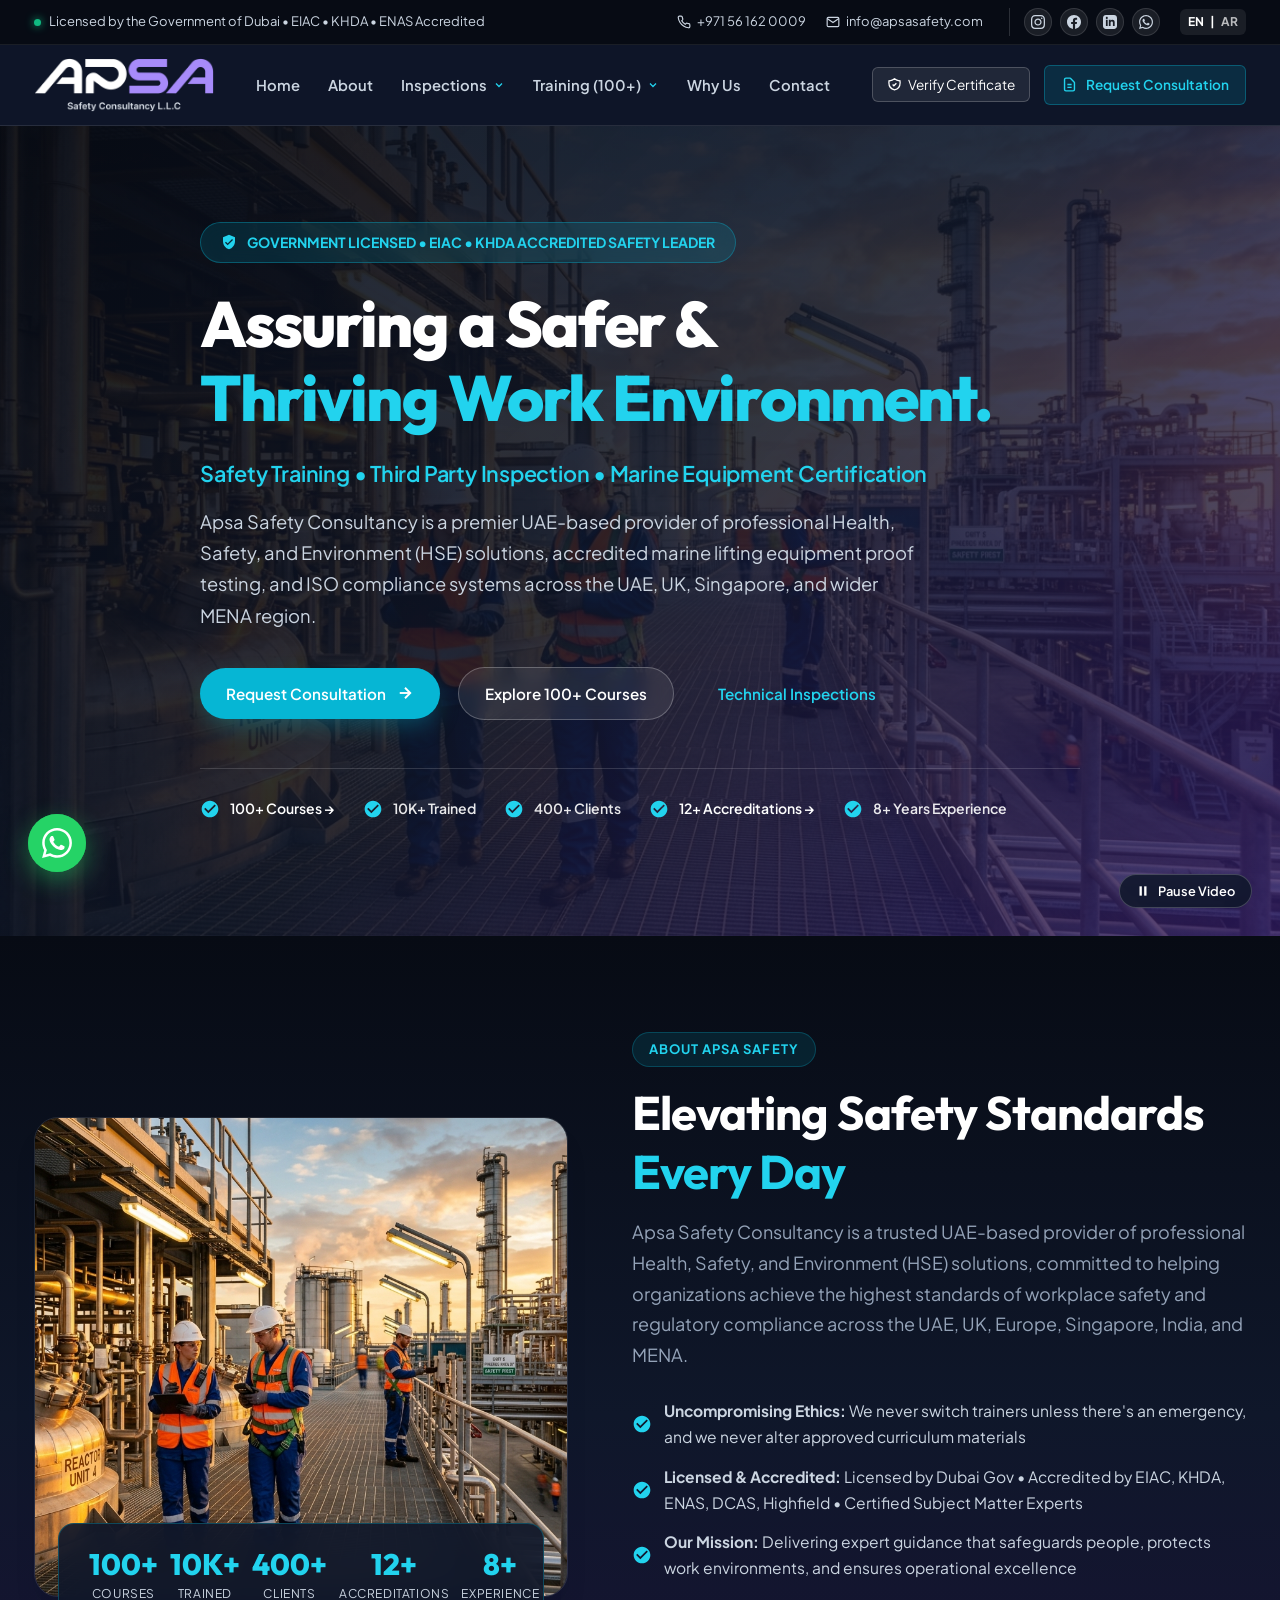
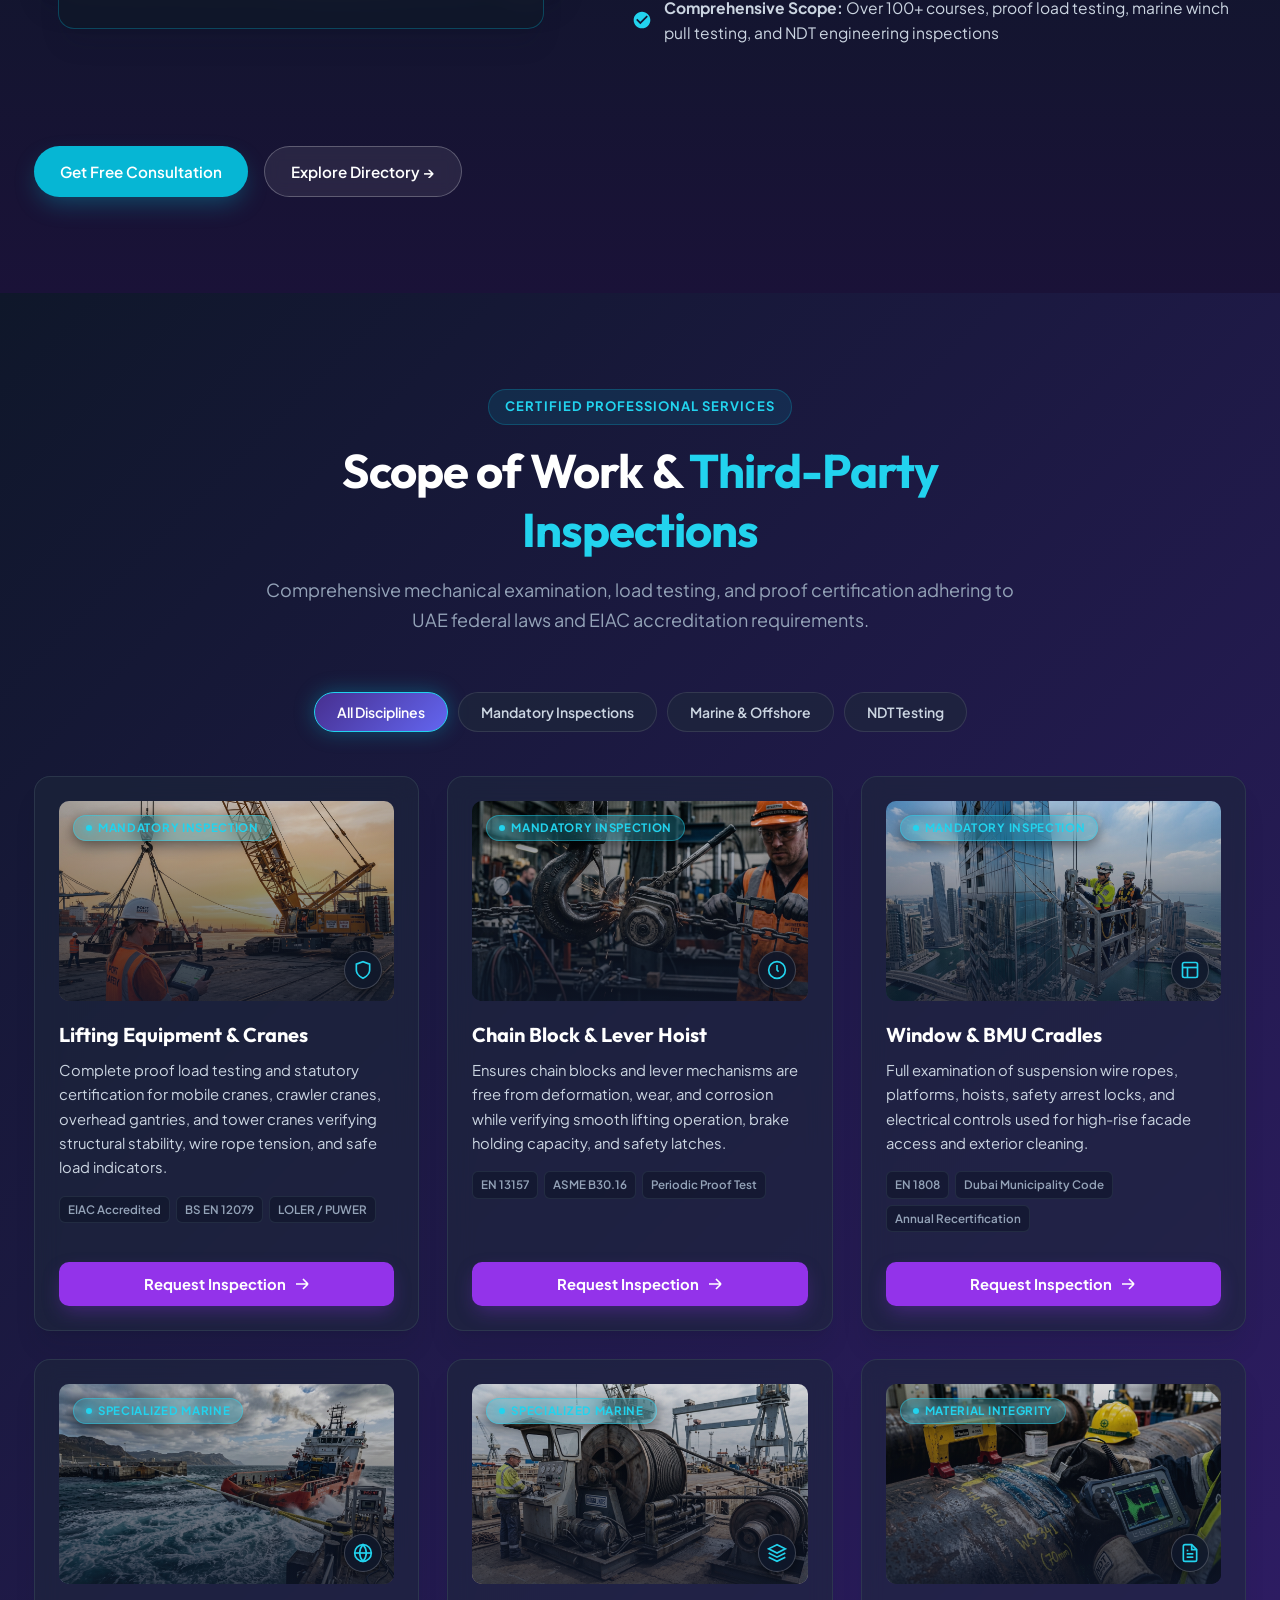
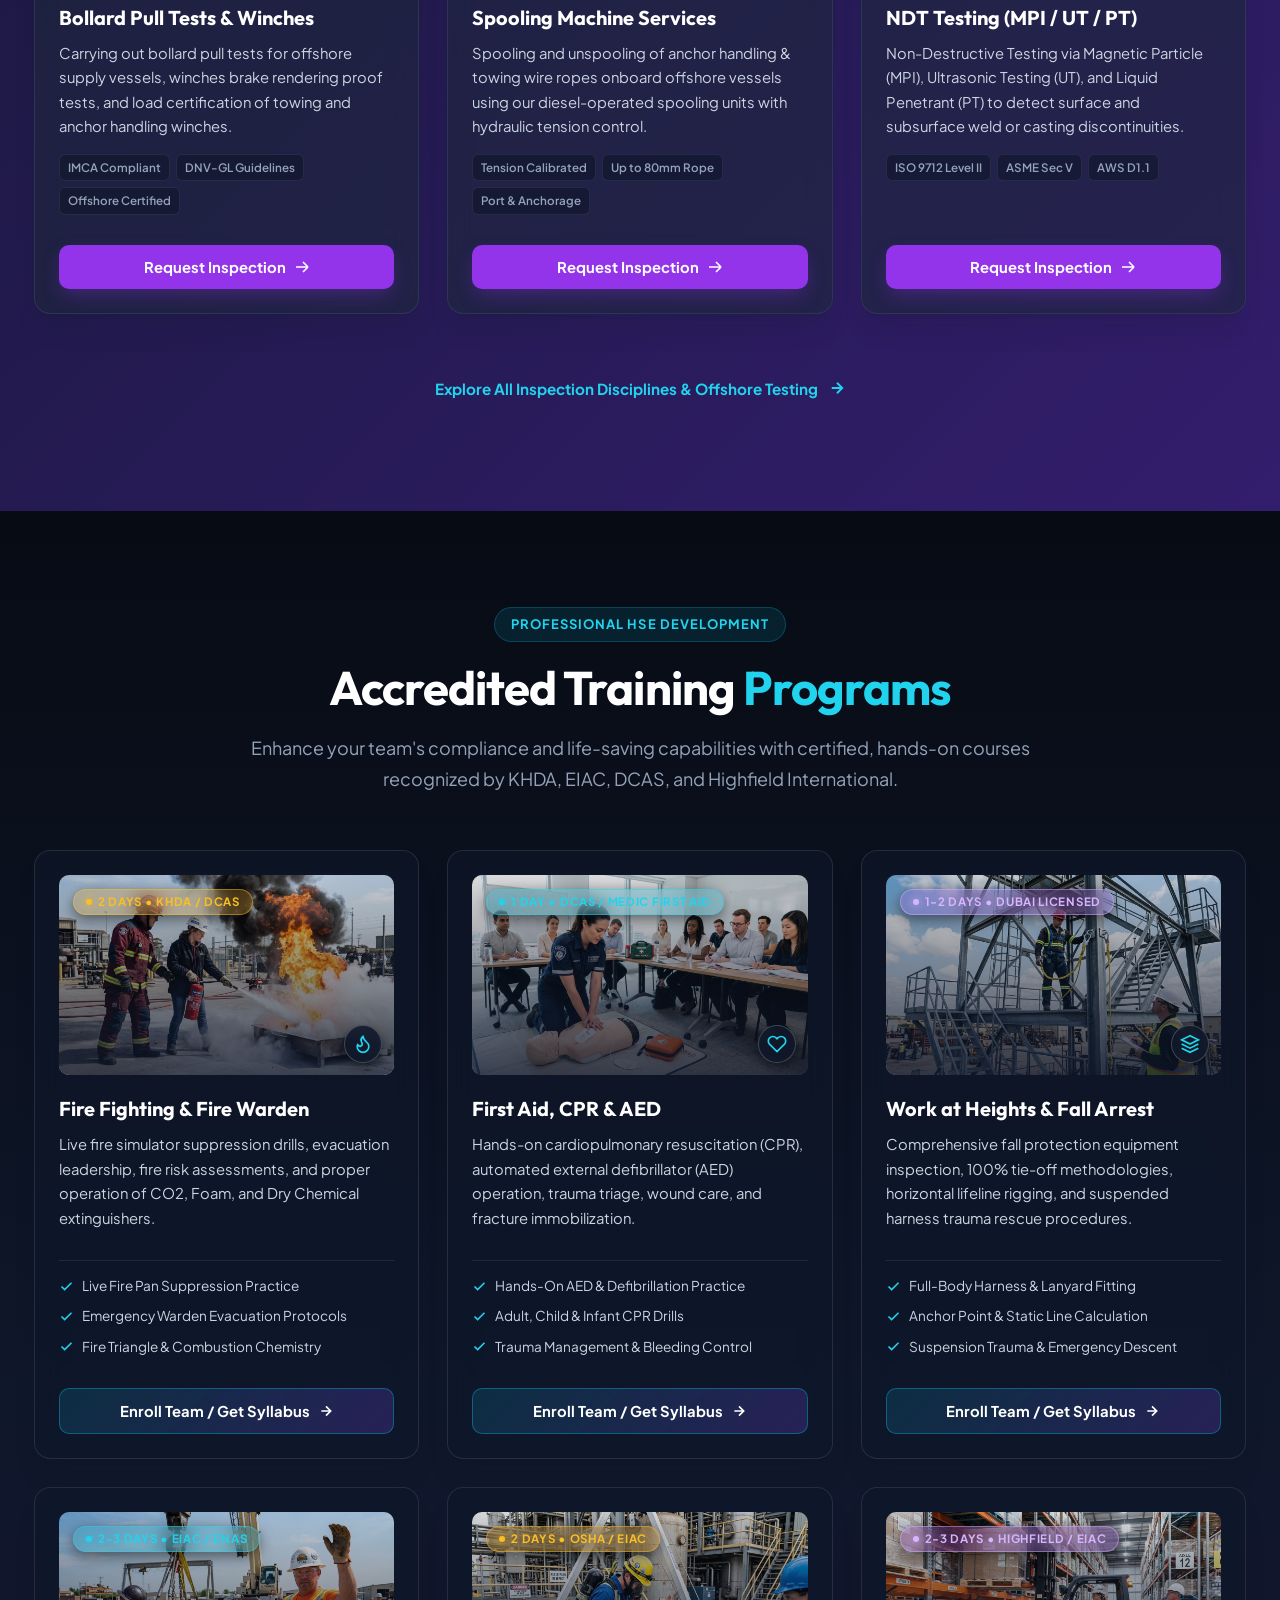
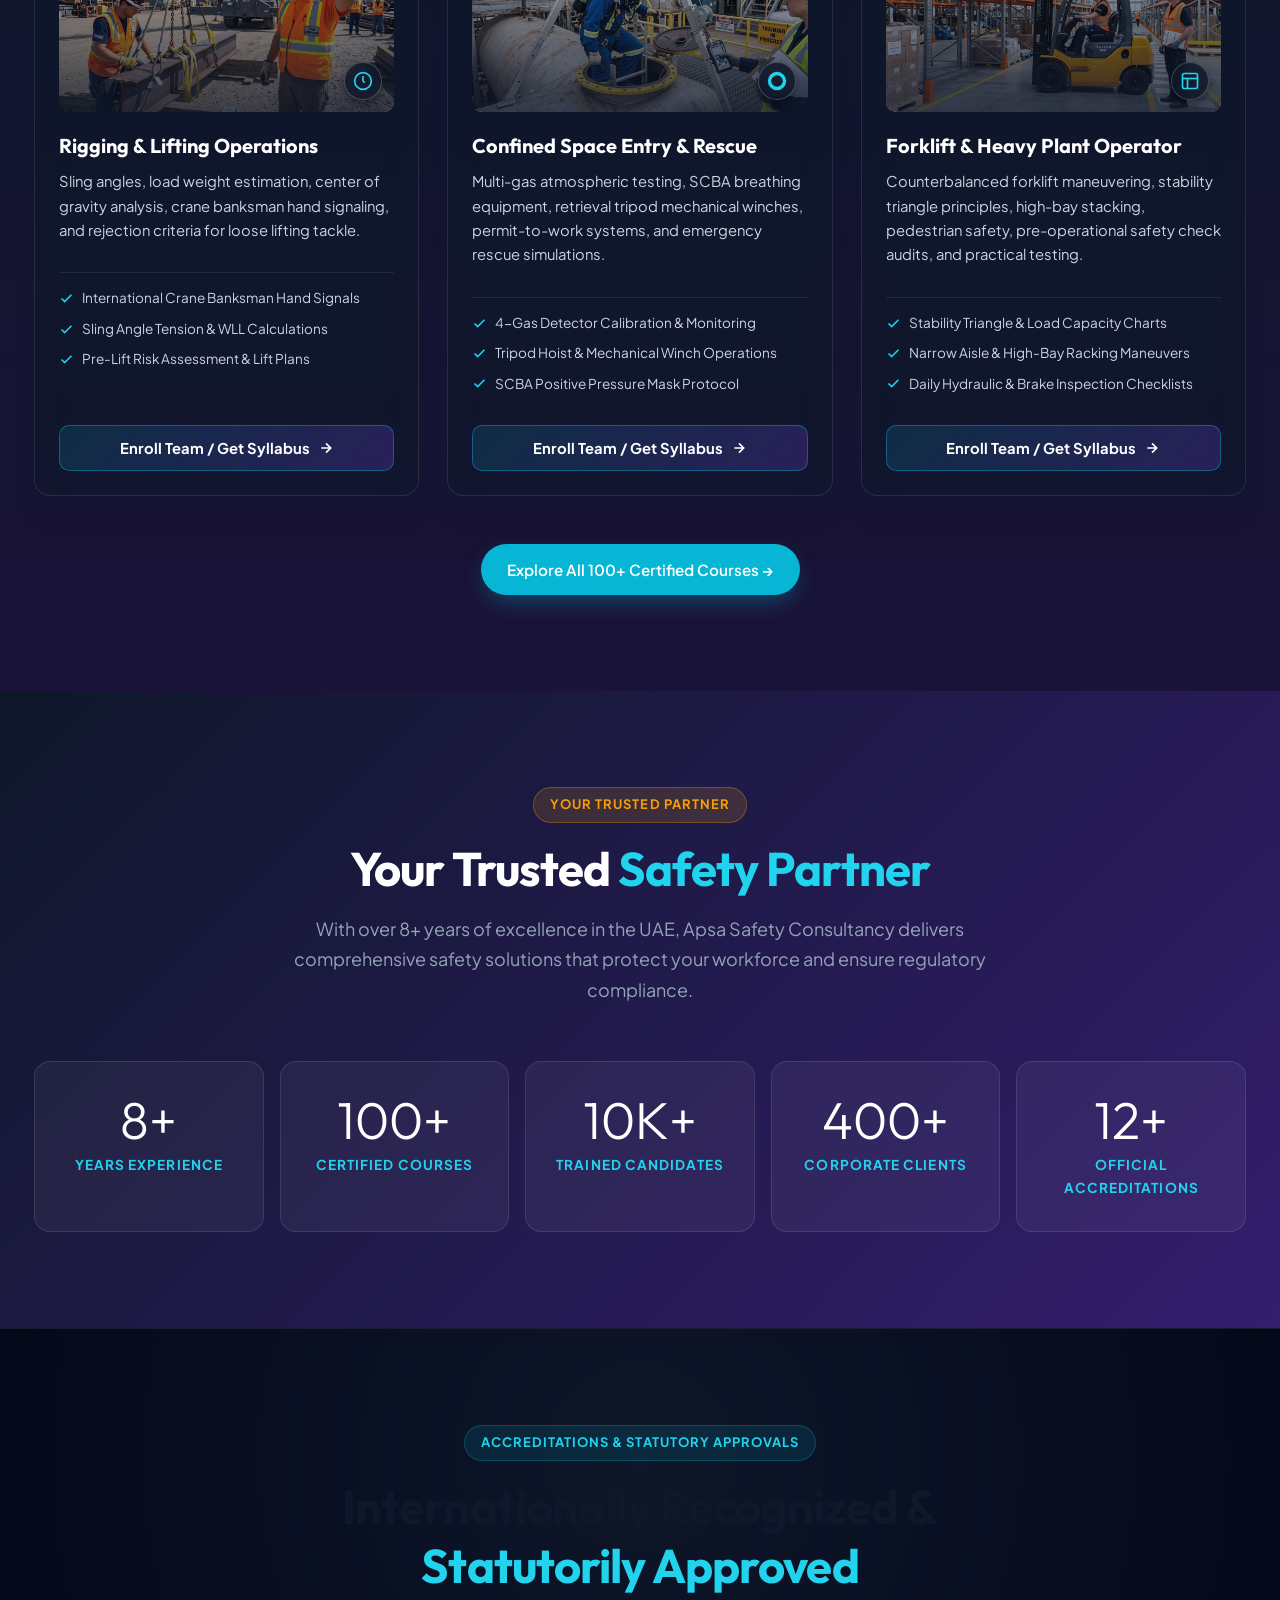
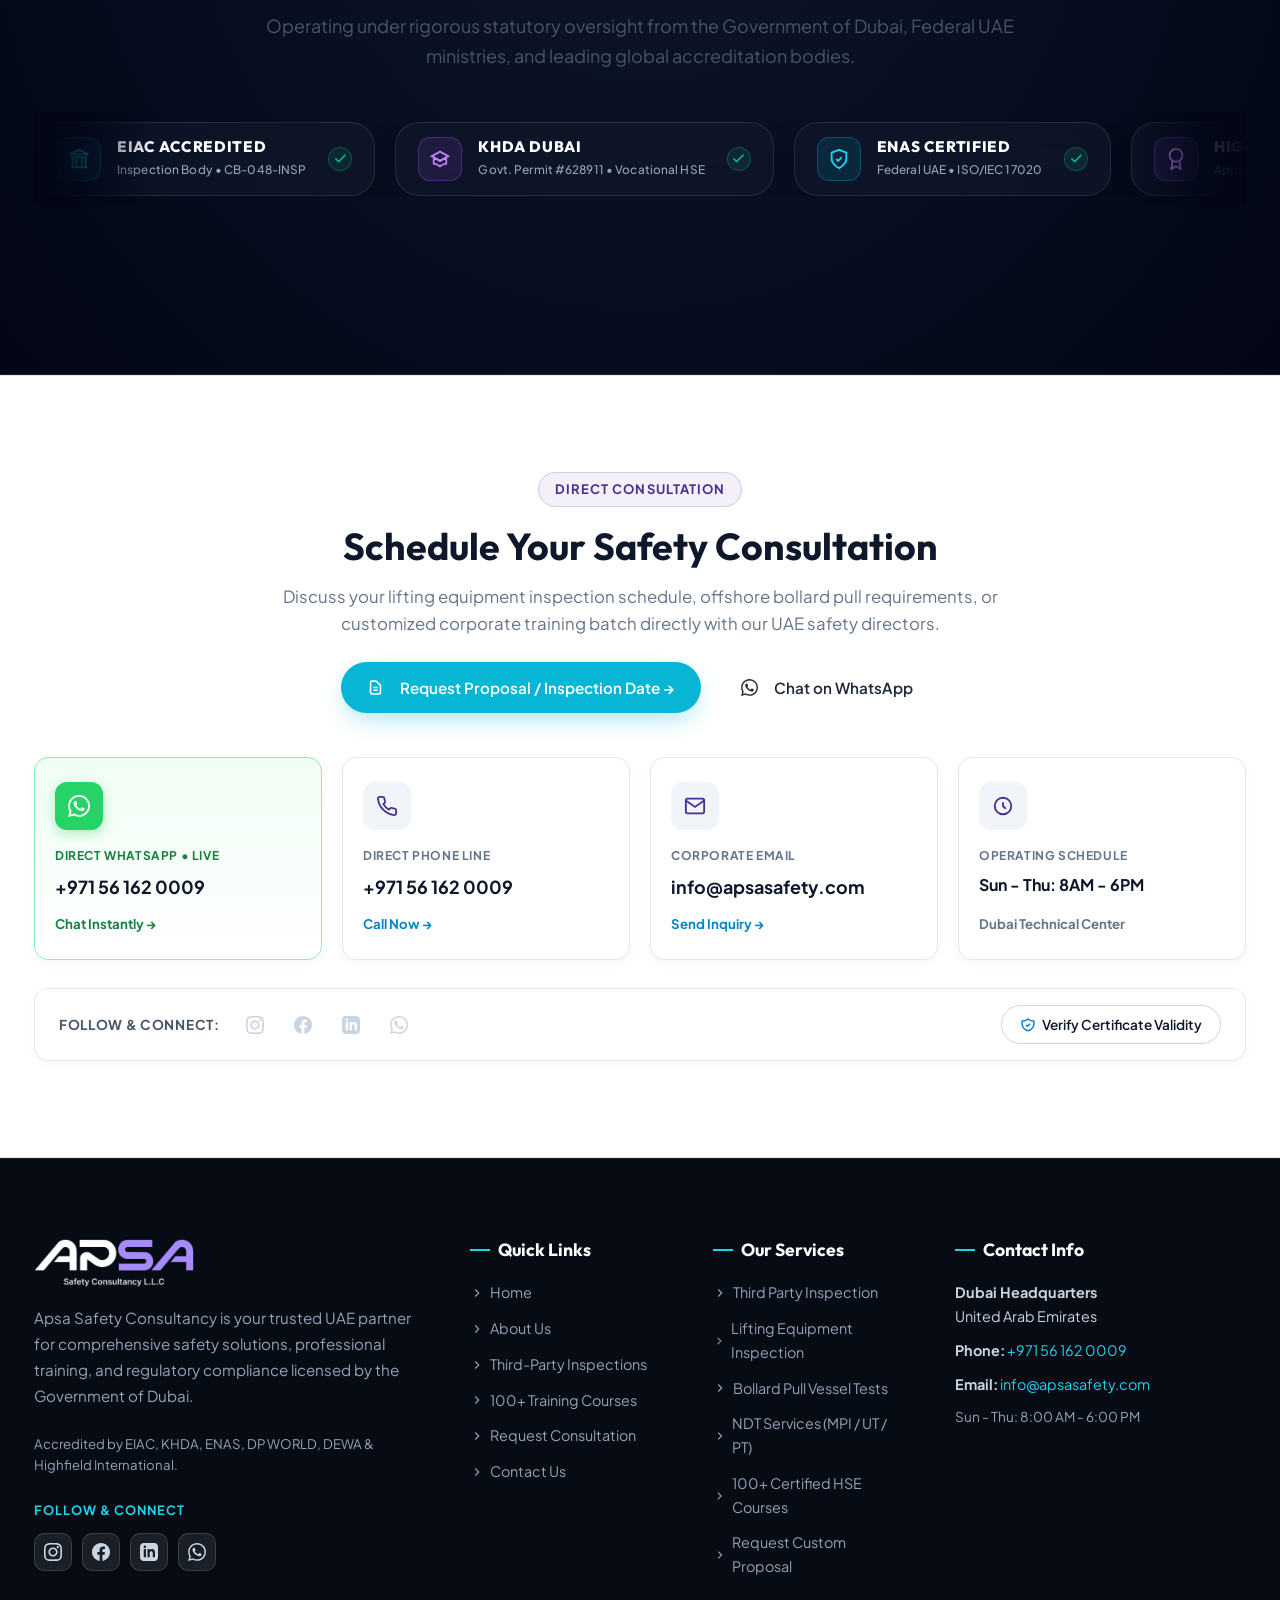
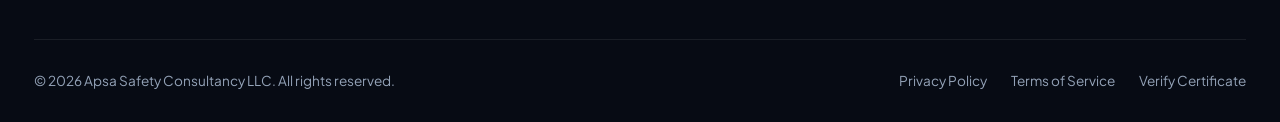
<file: index.html>
<!DOCTYPE html>
<html lang="en">
<head>
  <meta charset="UTF-8">
  <meta name="viewport" content="width=device-width, initial-scale=1.0">
  <title>Apsa Safety Consultancy | Third-Party Inspection & HSE Training UAE</title>
  
  <!-- SEO Meta Tags -->
  <meta name="description" content="Apsa Safety Consultancy is a premier Dubai-licensed safety consultancy offering certified third-party inspections, HSE training, and marine lifting equipment certification accredited by EIAC, KHDA, and ENAS.">
  <meta name="keywords" content="safety consultancy UAE, third party inspection Dubai, lifting equipment certification, HSE training Dubai, EIAC accredited, KHDA safety training, ISO 45001 Dubai, marine inspection UAE">
  <meta name="author" content="Apsa Safety Consultancy">

  <!-- Open Graph / Social Sharing -->
  <meta property="og:type" content="website">
  <meta property="og:url" content="https://www.apsasafety.com/">
  <meta property="og:title" content="Apsa Safety Consultancy | Assuring a Safer & Thriving Work Environment">
  <meta property="og:description" content="Safety Training | Third Party Inspection | Marine Equipment Certification across UAE, MENA, UK, and Asia.">
  <meta property="og:image" content="assets/hero-poster.jpg">

  <!-- Favicon -->
  <link rel="icon" type="image/png" href="assets/LOGO PNG-01.png">

  <!-- Stylesheet -->
  <link rel="stylesheet" href="css/style.css">
</head>
<body>

  <!-- Accessible Skip Link -->
  <a href="#main-content" class="skip-link">Skip to main content</a>

  <!-- 1. Top Utility Header Bar (ABCON-Style) -->
  <header class="top-bar">
    <div class="container">
      <div class="top-bar-badge">
        <span class="badge-dot"></span>
        <span>Licensed by the Government of Dubai &bull; EIAC &bull; KHDA &bull; ENAS Accredited</span>
      </div>
      <div class="top-bar-contact">
        <a href="tel:+971561620009">
          <svg width="14" height="14" fill="none" stroke="currentColor" stroke-width="2" viewBox="0 0 24 24"><path d="M22 16.92v3a2 2 0 01-2.18 2 19.79 19.79 0 01-8.63-3.07 19.5 19.5 0 01-6-6 19.79 19.79 0 01-3.07-8.67A2 2 0 014.11 2h3a2 2 0 012 1.72 12.84 12.84 0 00.7 2.81 2 2 0 01-.45 2.11L8.09 9.91a16 16 0 006 6l1.27-1.27a2 2 0 012.11-.45 12.84 12.84 0 002.81.7A2 2 0 0122 16.92z"></path></svg>
          +971 56 162 0009
        </a>
        <a href="mailto:info@apsasafety.com">
          <svg width="14" height="14" fill="none" stroke="currentColor" stroke-width="2" viewBox="0 0 24 24"><path d="M4 4h16c1.1 0 2 .9 2 2v12c0 1.1-.9 2-2 2H4c-1.1 0-2-.9-2-2V6c0-1.1.9-2 2-2z"></path><polyline points="22,6 12,13 2,6"></polyline></svg>
          info@apsasafety.com
        </a>

        <!-- Top Bar Social Icons -->
        <div class="top-bar-socials" aria-label="Social Media Links">
          <a href="https://www.instagram.com/apsasafety/" target="_blank" rel="noopener noreferrer" class="top-bar-social-link ig" title="Instagram" aria-label="Instagram">
            <svg width="14" height="14" fill="currentColor" viewBox="0 0 24 24"><path d="M12 2.163c3.204 0 3.584.012 4.85.07 3.252.148 4.771 1.691 4.919 4.919.058 1.265.069 1.645.069 4.849 0 3.205-.012 3.584-.069 4.849-.149 3.225-1.664 4.771-4.919 4.919-1.266.058-1.644.07-4.85.07-3.204 0-3.584-.012-4.849-.07-3.26-.149-4.771-1.699-4.919-4.92-.058-1.265-.07-1.644-.07-4.849 0-3.204.013-3.583.07-4.849.149-3.227 1.664-4.771 4.919-4.919 1.266-.057 1.645-.069 4.849-.069zm0-2.163c-3.259 0-3.667.014-4.947.072-4.358.2-6.78 2.618-6.98 6.98-.059 1.281-.073 1.689-.073 4.948 0 3.259.014 3.668.072 4.948.2 4.358 2.618 6.78 6.98 6.98 1.281.058 1.689.072 4.948.072 3.259 0 3.668-.014 4.948-.072 4.354-.2 6.782-2.618 6.979-6.98.059-1.28.073-1.689.073-4.948 0-3.259-.014-3.667-.072-4.947-.196-4.354-2.617-6.78-6.979-6.98-1.281-.059-1.69-.073-4.949-.073zm0 5.838c-3.403 0-6.162 2.759-6.162 6.162s2.759 6.163 6.162 6.163 6.162-2.759 6.162-6.163c0-3.403-2.759-6.162-6.162-6.162zm0 10.162c-2.209 0-4-1.79-4-4 0-2.209 1.791-4 4-4s4 1.791 4 4c0 2.21-1.791 4-4 4zm6.406-11.845c-.796 0-1.441.645-1.441 1.44s.645 1.44 1.441 1.44c.795 0 1.439-.645 1.439-1.44s-.644-1.44-1.439-1.44z"/></svg>
          </a>
          <a href="https://www.facebook.com/apsasafety/" target="_blank" rel="noopener noreferrer" class="top-bar-social-link fb" title="Facebook" aria-label="Facebook">
            <svg width="14" height="14" fill="currentColor" viewBox="0 0 24 24"><path d="M24 12.073c0-6.627-5.373-12-12-12s-12 5.373-12 12c0 5.99 4.388 10.954 10.125 11.854v-8.385H7.078v-3.47h3.047V9.43c0-3.007 1.792-4.669 4.533-4.669 1.312 0 2.686.235 2.686.235v2.953H15.83c-1.491 0-1.956.925-1.956 1.874v2.25h3.328l-.532 3.47h-2.796v8.385C19.612 23.027 24 18.062 24 12.073z"/></svg>
          </a>
          <a href="https://www.linkedin.com/company/apsa-safety/" target="_blank" rel="noopener noreferrer" class="top-bar-social-link li" title="LinkedIn" aria-label="LinkedIn">
            <svg width="14" height="14" fill="currentColor" viewBox="0 0 24 24"><path d="M19 0h-14c-2.761 0-5 2.239-5 5v14c0 2.761 2.239 5 5 5h14c2.762 0 5-2.239 5-5v-14c0-2.761-2.238-5-5-5zm-11 19h-3v-11h3v11zm-1.5-12.268c-.966 0-1.75-.79-1.75-1.764s.784-1.764 1.75-1.764 1.75.79 1.75 1.764-.783 1.764-1.75 1.764zm13.5 12.268h-3v-5.604c0-3.368-4-3.113-4 0v5.604h-3v-11h3v1.765c1.396-2.586 7-2.777 7 2.476v6.759z"/></svg>
          </a>
          <a href="https://wa.me/971561620009?text=Hello%2C%20I%E2%80%99d%20like%20to%20connect%20with%20Apsa%20Safety." target="_blank" rel="noopener noreferrer" class="top-bar-social-link wa" title="Direct WhatsApp" aria-label="WhatsApp">
            <svg width="14" height="14" fill="currentColor" viewBox="0 0 24 24"><path d="M.057 24l1.687-6.163c-1.041-1.804-1.588-3.849-1.587-5.946.003-6.556 5.338-11.891 11.893-11.891 3.181.001 6.167 1.24 8.413 3.488 2.245 2.248 3.481 5.236 3.48 8.414-.003 6.557-5.338 11.892-11.893 11.892-1.99-.001-3.951-.5-5.688-1.448l-6.305 1.654zm6.597-3.807c1.676.995 3.276 1.591 5.392 1.592 5.448 0 9.886-4.434 9.889-9.885.002-5.462-4.415-9.89-9.881-9.892-5.452 0-9.887 4.434-9.889 9.884-.001 2.225.651 3.891 1.746 5.634l-.999 3.648 3.742-.981zm11.387-5.464c-.074-.124-.272-.198-.57-.347-.297-.149-1.758-.868-2.031-.967-.272-.099-.47-.149-.669.149-.198.297-.768.967-.941 1.165-.173.198-.347.223-.644.074-.297-.149-1.255-.462-2.39-1.475-.883-.788-1.48-1.761-1.653-2.059-.173-.297-.018-.458.13-.606.134-.133.297-.347.446-.521.151-.172.2-.296.3-.495.099-.198.05-.372-.025-.521-.075-.148-.669-1.611-.916-2.206-.242-.579-.487-.501-.669-.51l-.57-.01c-.198 0-.52.074-.792.372s-1.04 1.016-1.04 2.479 1.065 2.876 1.213 3.074c.149.198 2.095 3.2 5.076 4.487.709.306 1.263.489 1.694.626.712.226 1.36.194 1.872.118.571-.085 1.758-.719 2.006-1.413.248-.695.248-1.29.173-1.414z"/></svg>
          </a>
        </div>

        <div class="lang-switch">
          <span>EN</span>
          <span>|</span>
          <span style="opacity: 0.7;">AR</span>
        </div>
      </div>
    </div>
  </header>

  <!-- 2. Sticky Navbar with Sidebar Trigger & Certificate Verification -->
  <nav class="main-nav" aria-label="Main Navigation">
    <div class="container nav-container">
      <!-- Logo Link Routing to Homepage with Responsive Wrapper -->
      <a href="index.html" class="brand-logo" aria-label="Apsa Safety Consultancy Home">
        <div class="logo-wrapper">
          <img src="assets/logo-light.png" alt="Apsa Safety Consultancy Logo" class="logo-img" width="180" height="54">
        </div>
      </a>

      <ul class="nav-links">
        <li><a href="index.html" class="nav-link">Home</a></li>
        <li><a href="index.html#about" class="nav-link">About</a></li>
        
        <!-- Desktop Dropdown: Inspections -->
        <li class="nav-item-dropdown">
          <a href="inspections.html" class="nav-link nav-link-dropdown-btn">
            <span>Inspections</span>
            <svg class="chevron" width="12" height="12" fill="none" stroke="currentColor" stroke-width="2.5" viewBox="0 0 24 24"><polyline points="6 9 12 15 18 9"></polyline></svg>
          </a>
          <div class="nav-dropdown-menu dropdown-inspections" role="menu">
            <div class="dropdown-header-label">
              <span>Inspection Disciplines</span>
              <span style="font-size: 0.68rem; opacity: 0.8;">EIAC &bull; ENAS</span>
            </div>
            <a href="inspections.html#disciplines" class="dropdown-item" role="menuitem">
              <div class="dropdown-item-icon">
                <svg width="15" height="15" fill="none" stroke="currentColor" stroke-width="2" viewBox="0 0 24 24"><path d="M12 22s8-4 8-10V5l-8-3-8 3v7c0 6 8 10 8 10z"></path></svg>
              </div>
              <div class="dropdown-item-content">
                <span class="dropdown-item-title">Lifting Equipment &amp; Cranes</span>
                <span class="dropdown-item-sub">Mobile, Tower &amp; Overhead Cranes</span>
              </div>
            </a>
            <a href="inspections.html#disciplines" class="dropdown-item" role="menuitem">
              <div class="dropdown-item-icon">
                <svg width="15" height="15" fill="none" stroke="currentColor" stroke-width="2" viewBox="0 0 24 24"><circle cx="12" cy="12" r="10"></circle><polyline points="12 6 12 12 14 14"></polyline></svg>
              </div>
              <div class="dropdown-item-content">
                <span class="dropdown-item-title">Marine Bollard Pull Testing</span>
                <span class="dropdown-item-sub">Offshore Vessels &amp; Calibrated Load Cells</span>
              </div>
            </a>
            <a href="inspections.html#disciplines" class="dropdown-item" role="menuitem">
              <div class="dropdown-item-icon">
                <svg width="15" height="15" fill="none" stroke="currentColor" stroke-width="2" viewBox="0 0 24 24"><path d="M14 2H6a2 2 0 00-2 2v16a2 2 0 002 2h12a2 2 0 002-2V8z"></path></svg>
              </div>
              <div class="dropdown-item-content">
                <span class="dropdown-item-title">NDT Testing (MPI / UT / PT)</span>
                <span class="dropdown-item-sub">Weld Integrity &amp; Flaw Detection</span>
              </div>
            </a>
            <a href="inspections.html#disciplines" class="dropdown-item" role="menuitem">
              <div class="dropdown-item-icon">
                <svg width="15" height="15" fill="none" stroke="currentColor" stroke-width="2" viewBox="0 0 24 24"><rect x="3" y="3" width="18" height="18" rx="2"></rect></svg>
              </div>
              <div class="dropdown-item-content">
                <span class="dropdown-item-title">BMU &amp; Suspended Cradles</span>
                <span class="dropdown-item-sub">Facade Access Systems &amp; Man Baskets</span>
              </div>
            </a>
            <a href="inspections.html" class="dropdown-footer-link">
              <span>View All Inspection Services</span>
              <svg width="14" height="14" fill="none" stroke="currentColor" stroke-width="2.5" viewBox="0 0 24 24"><path d="M5 12h14M12 5l7 7-7 7"></path></svg>
            </a>
          </div>
        </li>

        <!-- Desktop Mega-Menu: Training (100+) -->
        <li class="nav-item-dropdown">
          <a href="training.html" class="nav-link nav-link-dropdown-btn">
            <span>Training (100+)</span>
            <svg class="chevron" width="12" height="12" fill="none" stroke="currentColor" stroke-width="2.5" viewBox="0 0 24 24"><polyline points="6 9 12 15 18 9"></polyline></svg>
          </a>
          <div class="nav-dropdown-menu dropdown-training-mega" role="menu">
            <div>
              <div class="dropdown-header-label">
                <span>100+ Course Categories</span>
                <span style="font-size: 0.68rem; opacity: 0.8;">KHDA &bull; Highfield</span>
              </div>
              <a href="training.html#courses" class="dropdown-item" role="menuitem">
                <div class="dropdown-item-icon"><svg width="15" height="15" fill="none" stroke="currentColor" stroke-width="2" viewBox="0 0 24 24"><circle cx="12" cy="12" r="10"></circle><polyline points="12 6 12 12 16 14"></polyline></svg></div>
                <div class="dropdown-item-content"><span class="dropdown-item-title">Lifting &amp; Rigging (22+ Courses)</span><span class="dropdown-item-sub">Rigger Level 1, 2, 3 &bull; LOLER Signals</span></div>
              </a>
              <a href="training.html#courses" class="dropdown-item" role="menuitem">
                <div class="dropdown-item-icon"><svg width="15" height="15" fill="none" stroke="currentColor" stroke-width="2" viewBox="0 0 24 24"><rect x="3" y="3" width="18" height="18" rx="2"></rect></svg></div>
                <div class="dropdown-item-content"><span class="dropdown-item-title">Heavy Plant &amp; Forklift (18+)</span><span class="dropdown-item-sub">Counterbalance, Reach Truck, MEWP</span></div>
              </a>
              <a href="training.html#courses" class="dropdown-item" role="menuitem">
                <div class="dropdown-item-icon"><svg width="15" height="15" fill="none" stroke="currentColor" stroke-width="2" viewBox="0 0 24 24"><path d="M12 22s8-4 8-10V5l-8-3-8 3v7c0 6 8 10 8 10z"></path></svg></div>
                <div class="dropdown-item-content"><span class="dropdown-item-title">Working at Heights (16+)</span><span class="dropdown-item-sub">Scaffolding, Fall Arrest, Cradle BMU</span></div>
              </a>
              <a href="training.html#courses" class="dropdown-item" role="menuitem">
                <div class="dropdown-item-icon"><svg width="15" height="15" fill="none" stroke="currentColor" stroke-width="2" viewBox="0 0 24 24"><circle cx="12" cy="8" r="7"></circle></svg></div>
                <div class="dropdown-item-content"><span class="dropdown-item-title">Emergency &amp; First Aid (14+)</span><span class="dropdown-item-sub">Fire Warden &bull; DCAS First Aid &bull; CPR</span></div>
              </a>
            </div>
            <div class="dropdown-side-card">
              <div>
                <span class="section-badge" style="font-size: 0.68rem; padding: 3px 8px; margin-bottom: 8px;">Govt Accredited</span>
                <h4>Corporate On-Site Training</h4>
                <p>Tailored safety training batches at your warehouse, shipyard, or site across Dubai and the UAE.</p>
              </div>
              <a href="training.html" class="btn btn-cyan btn-sm btn-pill" style="width: 100%; justify-content: center; font-size: 0.82rem;">
                Browse All 100+ Courses &rarr;
              </a>
            </div>
          </div>
        </li>

        <li><a href="index.html#why-us" class="nav-link">Why Us</a></li>
        <li><a href="index.html#contact" class="nav-link">Contact</a></li>
      </ul>

      <div class="nav-actions">
        <!-- ABCON-Style Verify Certificate Button -->
        <button class="btn-verify-cert open-cert-modal">
          <svg width="15" height="15" fill="none" stroke="currentColor" stroke-width="2" viewBox="0 0 24 24"><path d="M9 12l2 2 4-4m5.618-4.016A11.955 11.955 0 0112 2.944a11.955 11.955 0 01-8.618 3.04A12.02 12.02 0 003 9c0 5.591 3.824 10.29 9 11.622 5.176-1.332 9-6.03 9-11.622 0-1.042-.133-2.052-.382-3.016z"></path></svg>
          Verify Certificate
        </button>

        <!-- Request Consultation Direct Navigation Link -->
        <a href="consultation.html" class="btn-sidebar-toggle" aria-label="Request Safety Consultation &amp; Proposal">
          <svg width="17" height="17" fill="none" stroke="currentColor" stroke-width="2" viewBox="0 0 24 24"><path d="M9 12h6m-6 4h6m2 5H7a2 2 0 01-2-2V5a2 2 0 012-2h5.586a1 1 0 01.707.293l5.414 5.414a1 1 0 01.293.707V19a2 2 0 01-2 2z"></path></svg>
          Request Consultation
        </a>

        <button class="mobile-menu-btn open-sidebar-btn" aria-label="Toggle navigation menu" aria-controls="sidebarDrawer" aria-expanded="false">
          <span></span>
          <span></span>
          <span></span>
        </button>
      </div>
    </div>
  </nav>

  <!-- ==========================================================================
       OFF-CANVAS SIDEBAR DRAWER (Mobile Navigation Container)
       ========================================================================== -->
  <div class="sidebar-backdrop" id="sidebarBackdrop"></div>
  <aside class="sidebar-drawer" id="sidebarDrawer" aria-label="Mobile Navigation Drawer" aria-hidden="true">
    <div class="sidebar-header">
      <div class="sidebar-brand">
        <a href="index.html" class="logo-wrapper" style="height: 42px;" aria-label="Apsa Safety Consultancy Home">
          <img src="assets/logo-light.png" alt="Apsa Safety Consultancy" class="logo-img" width="140" height="42">
        </a>
      </div>
      <button class="sidebar-close-btn" id="sidebarCloseBtn" aria-label="Close sidebar">
        <svg width="18" height="18" fill="none" stroke="currentColor" stroke-width="2" viewBox="0 0 24 24"><line x1="18" y1="6" x2="6" y2="18"></line><line x1="6" y1="6" x2="18" y2="18"></line></svg>
      </button>
    </div>

    <div class="sidebar-body">
      <div>
        <!-- Primary Navigation Menu with Accordions -->
        <div class="sidebar-section-title">Navigation Menu</div>
        <ul class="sidebar-main-links">
          <li><a href="index.html" class="sidebar-main-link"><svg width="18" height="18" fill="none" stroke="currentColor" stroke-width="2" viewBox="0 0 24 24"><path d="M3 9l9-7 9 7v11a2 2 0 0 1-2 2H5a2 2 0 0 1-2-2z"></path></svg> Home</a></li>
          <li><a href="index.html#about" class="sidebar-main-link"><svg width="18" height="18" fill="none" stroke="currentColor" stroke-width="2" viewBox="0 0 24 24"><circle cx="12" cy="12" r="10"></circle><line x1="12" y1="16" x2="12" y2="12"></line><line x1="12" y1="8" x2="12.01" y2="8"></line></svg> About APSA Safety</a></li>

          <!-- Inspections Mobile Accordion -->
          <li class="sidebar-accordion">
            <button type="button" class="accordion-trigger" aria-expanded="false">
              <span style="display: flex; align-items: center; gap: 10px;">
                <svg width="18" height="18" fill="none" stroke="currentColor" stroke-width="2" viewBox="0 0 24 24"><path d="M12 22s8-4 8-10V5l-8-3-8 3v7c0 6 8 10 8 10z"></path></svg>
                Third-Party Inspections
              </span>
              <svg class="chevron" width="15" height="15" fill="none" stroke="currentColor" stroke-width="2" viewBox="0 0 24 24"><polyline points="6 9 12 15 18 9"></polyline></svg>
            </button>
            <div class="accordion-panel">
              <ul class="sidebar-menu-list">
                <li><a href="inspections.html" style="color: var(--cyan-400); font-weight: 700;">&bull; View All Inspection Scope &rarr;</a></li>
                <li><a href="inspections.html#disciplines">&bull; Lifting Equipment &amp; Cranes</a></li>
                <li><a href="inspections.html#disciplines">&bull; Marine Bollard Pull Testing</a></li>
                <li><a href="inspections.html#disciplines">&bull; NDT Testing (MPI / UT / PT)</a></li>
                <li><a href="inspections.html#disciplines">&bull; BMU &amp; Suspended Cradles</a></li>
              </ul>
            </div>
          </li>

          <!-- Training Mobile Accordion -->
          <li class="sidebar-accordion">
            <button type="button" class="accordion-trigger" aria-expanded="false">
              <span style="display: flex; align-items: center; gap: 10px;">
                <svg width="18" height="18" fill="none" stroke="currentColor" stroke-width="2" viewBox="0 0 24 24"><path d="M22 10v6M2 10l10-5 10 5-10 5z"></path></svg>
                Accredited Training (100+)
              </span>
              <svg class="chevron" width="15" height="15" fill="none" stroke="currentColor" stroke-width="2" viewBox="0 0 24 24"><polyline points="6 9 12 15 18 9"></polyline></svg>
            </button>
            <div class="accordion-panel">
              <ul class="sidebar-menu-list">
                <li><a href="training.html" style="color: var(--cyan-400); font-weight: 700;">&bull; Explore All 100+ Courses &rarr;</a></li>
                <li><a href="training.html#courses">&bull; Lifting &amp; Rigging (22+)</a></li>
                <li><a href="training.html#courses">&bull; Heavy Plant &amp; Forklifts (18+)</a></li>
                <li><a href="training.html#courses">&bull; Working at Heights (16+)</a></li>
                <li><a href="training.html#courses">&bull; Emergency &amp; First Aid (14+)</a></li>
                <li><a href="training.html#courses">&bull; Confined Space &amp; HSE (20+)</a></li>
              </ul>
            </div>
          </li>

          <li><a href="index.html#approvals" class="sidebar-main-link"><svg width="18" height="18" fill="none" stroke="currentColor" stroke-width="2" viewBox="0 0 24 24"><circle cx="12" cy="8" r="7"></circle><polyline points="8.21 13.89 7 23 12 20 17 23 15.79 13.88"></polyline></svg> Official Accreditations</a></li>
          <li><a href="index.html#why-us" class="sidebar-main-link"><svg width="18" height="18" fill="none" stroke="currentColor" stroke-width="2" viewBox="0 0 24 24"><polygon points="12 2 15.09 8.26 22 9.27 17 14.14 18.18 21.02 12 17.77 5.82 21.02 7 14.14 2 9.27 8.91 8.26 12 2"></polygon></svg> Why Choose Us</a></li>
          <li><a href="index.html#contact" class="sidebar-main-link"><svg width="18" height="18" fill="none" stroke="currentColor" stroke-width="2" viewBox="0 0 24 24"><path d="M22 16.92v3a2 2 0 01-2.18 2 19.79 19.79 0 01-8.63-3.07 19.5 19.5 0 01-6-6 19.79 19.79 0 01-3.07-8.67A2 2 0 014.11 2h3a2 2 0 012 1.72 12.84 12.84 0 00.7 2.81 2 2 0 01-.45 2.11L8.09 9.91a16 16 0 006 6l1.27-1.27a2 2 0 012.11-.45 12.84 12.84 0 002.81.7A2 2 0 0122 16.92z"></path></svg> Contact Us &amp; Support</a></li>
        </ul>

        <!-- Action Buttons Inside Sidebar -->
        <div style="display: flex; flex-direction: column; gap: 10px; margin-top: 18px; margin-bottom: 24px;">
          <a href="consultation.html" class="btn btn-cyan btn-sm btn-pill" style="width: 100%; justify-content: center; gap: 8px;">
            <svg width="15" height="15" fill="none" stroke="currentColor" stroke-width="2.2" viewBox="0 0 24 24"><path d="M9 12h6m-6 4h6m2 5H7a2 2 0 01-2-2V5a2 2 0 012-2h5.586a1 1 0 01.707.293l5.414 5.414a1 1 0 01.293.707V19a2 2 0 01-2 2z"></path></svg>
            Request Consultation / Proposal
          </a>
          <button class="btn btn-outline-white btn-sm btn-pill open-cert-modal" style="width: 100%; justify-content: center; gap: 8px;">
            <svg width="15" height="15" fill="none" stroke="currentColor" stroke-width="2" viewBox="0 0 24 24"><path d="M9 12l2 2 4-4m5.618-4.016A11.955 11.955 0 0112 2.944a11.955 11.955 0 01-8.618 3.04A12.02 12.02 0 003 9c0 5.591 3.824 10.29 9 11.622 5.176-1.332 9-6.03 9-11.622 0-1.042-.133-2.052-.382-3.016z"></path></svg>
            Verify Official Certificate
          </button>
        </div>
      </div>

      <!-- Sidebar Quick Assistance & Social Channels -->
      <div class="sidebar-contact-card" style="margin-top: 20px;">
        <h4 style="font-size: 0.95rem; margin-bottom: 6px;">Need Immediate Assistance?</h4>
        <p style="font-size: 0.8rem; margin-bottom: 12px;">Contact our Dubai technical operations center directly for emergency inspections or batch bookings.</p>
        
        <div class="sidebar-contact-item">
          <svg width="15" height="15" fill="none" stroke="currentColor" stroke-width="2" viewBox="0 0 24 24"><path d="M22 16.92v3a2 2 0 01-2.18 2 19.79 19.79 0 01-8.63-3.07 19.5 19.5 0 01-6-6 19.79 19.79 0 01-3.07-8.67A2 2 0 014.11 2h3a2 2 0 012 1.72 12.84 12.84 0 00.7 2.81 2 2 0 01-.45 2.11L8.09 9.91a16 16 0 006 6l1.27-1.27a2 2 0 012.11-.45 12.84 12.84 0 002.81.7A2 2 0 0122 16.92z"></path></svg>
          <a href="tel:+971561620009" style="color: inherit; font-size: 0.85rem; font-weight: 600;">+971 56 162 0009</a>
        </div>
        <div class="sidebar-contact-item">
          <svg width="15" height="15" fill="none" stroke="currentColor" stroke-width="2" viewBox="0 0 24 24"><path d="M4 4h16c1.1 0 2 .9 2 2v12c0 1.1-.9 2-2 2H4c-1.1 0-2-.9-2-2V6c0-1.1.9-2 2-2z"></path><polyline points="22,6 12,13 2,6"></polyline></svg>
          <a href="mailto:info@apsasafety.com" style="color: inherit; font-size: 0.85rem; font-weight: 600;">info@apsasafety.com</a>
        </div>

        <a href="https://wa.me/971561620009?text=Hello%2C%20I%E2%80%99d%20like%20to%20book%20a%20free%20consultation." target="_blank" rel="noopener noreferrer" class="btn btn-cyan btn-sm btn-pill" style="width: 100%; margin-top: 12px; font-size: 0.82rem;">
          Chat on WhatsApp
        </a>

        <!-- Sidebar Socials -->
        <div class="sidebar-socials-block" style="margin-top: 16px; padding-top: 14px;">
          <div class="sidebar-socials-label" style="font-size: 0.72rem;">Follow &amp; Connect:</div>
          <div class="social-icons-group">
            <a href="https://www.instagram.com/apsasafety/" target="_blank" rel="noopener noreferrer" class="social-btn social-ig" aria-label="Instagram" title="Instagram">
              <svg width="16" height="16" fill="currentColor" viewBox="0 0 24 24"><path d="M12 2.163c3.204 0 3.584.012 4.85.07 3.252.148 4.771 1.691 4.919 4.919.058 1.265.069 1.645.069 4.849 0 3.205-.012 3.584-.069 4.849-.149 3.225-1.664 4.771-4.919 4.919-1.266.058-1.644.07-4.85.07-3.204 0-3.584-.012-4.849-.07-3.26-.149-4.771-1.699-4.919-4.92-.058-1.265-.07-1.644-.07-4.849 0-3.204.013-3.583.07-4.849.149-3.227 1.664-4.771 4.919-4.919 1.266-.057 1.645-.069 4.849-.069zm0-2.163c-3.259 0-3.667.014-4.947.072-4.358.2-6.78 2.618-6.98 6.98-.059 1.281-.073 1.689-.073 4.948 0 3.259.014 3.668.072 4.948.2 4.358 2.618 6.78 6.98 6.98 1.281.058 1.689.072 4.948.072 3.259 0 3.668-.014 4.948-.072 4.354-.2 6.782-2.618 6.979-6.98.059-1.28.073-1.689.073-4.948 0-3.259-.014-3.667-.072-4.947-.196-4.354-2.617-6.78-6.979-6.98-1.281-.059-1.69-.073-4.949-.073zm0 5.838c-3.403 0-6.162 2.759-6.162 6.162s2.759 6.163 6.162 6.163 6.162-2.759 6.162-6.163c0-3.403-2.759-6.162-6.162-6.162zm0 10.162c-2.209 0-4-1.79-4-4 0-2.209 1.791-4 4-4s4 1.791 4 4c0 2.21-1.791 4-4 4zm6.406-11.845c-.796 0-1.441.645-1.441 1.44s.645 1.44 1.441 1.44c.795 0 1.439-.645 1.439-1.44s-.644-1.44-1.439-1.44z"/></svg>
            </a>
            <a href="https://www.facebook.com/apsasafety/" target="_blank" rel="noopener noreferrer" class="social-btn social-fb" aria-label="Facebook" title="Facebook">
              <svg width="16" height="16" fill="currentColor" viewBox="0 0 24 24"><path d="M24 12.073c0-6.627-5.373-12-12-12s-12 5.373-12 12c0 5.99 4.388 10.954 10.125 11.854v-8.385H7.078v-3.47h3.047V9.43c0-3.007 1.792-4.669 4.533-4.669 1.312 0 2.686.235 2.686.235v2.953H15.83c-1.491 0-1.956.925-1.956 1.874v2.25h3.328l-.532 3.47h-2.796v8.385C19.612 23.027 24 18.062 24 12.073z"/></svg>
            </a>
            <a href="https://www.linkedin.com/company/apsa-safety/" target="_blank" rel="noopener noreferrer" class="social-btn social-li" aria-label="LinkedIn" title="LinkedIn">
              <svg width="16" height="16" fill="currentColor" viewBox="0 0 24 24"><path d="M19 0h-14c-2.761 0-5 2.239-5 5v14c0 2.761 2.239 5 5 5h14c2.762 0 5-2.239 5-5v-14c0-2.761-2.238-5-5-5zm-11 19h-3v-11h3v11zm-1.5-12.268c-.966 0-1.75-.79-1.75-1.764s.784-1.764 1.75-1.764 1.75.79 1.75 1.764-.783 1.764-1.75 1.764zm13.5 12.268h-3v-5.604c0-3.368-4-3.113-4 0v5.604h-3v-11h3v1.765c1.396-2.586 7-2.777 7 2.476v6.759z"/></svg>
            </a>
            <a href="https://wa.me/971561620009?text=Hello%2C%20I%E2%80%99d%20like%20to%20connect%20with%20Apsa%20Safety." target="_blank" rel="noopener noreferrer" class="social-btn social-wa" aria-label="WhatsApp" title="Direct WhatsApp">
              <svg width="16" height="16" fill="currentColor" viewBox="0 0 24 24"><path d="M.057 24l1.687-6.163c-1.041-1.804-1.588-3.849-1.587-5.946.003-6.556 5.338-11.891 11.893-11.891 3.181.001 6.167 1.24 8.413 3.488 2.245 2.248 3.481 5.236 3.48 8.414-.003 6.557-5.338 11.892-11.893 11.892-1.99-.001-3.951-.5-5.688-1.448l-6.305 1.654zm6.597-3.807c1.676.995 3.276 1.591 5.392 1.592 5.448 0 9.886-4.434 9.889-9.885.002-5.462-4.415-9.89-9.881-9.892-5.452 0-9.887 4.434-9.889 9.884-.001 2.225.651 3.891 1.746 5.634l-.999 3.648 3.742-.981zm11.387-5.464c-.074-.124-.272-.198-.57-.347-.297-.149-1.758-.868-2.031-.967-.272-.099-.47-.149-.669.149-.198.297-.768.967-.941 1.165-.173.198-.347.223-.644.074-.297-.149-1.255-.462-2.39-1.475-.883-.788-1.48-1.761-1.653-2.059-.173-.297-.018-.458.13-.606.134-.133.297-.347.446-.521.151-.172.2-.296.3-.495.099-.198.05-.372-.025-.521-.075-.148-.669-1.611-.916-2.206-.242-.579-.487-.501-.669-.51l-.57-.01c-.198 0-.52.074-.792.372s-1.04 1.016-1.04 2.479 1.065 2.876 1.213 3.074c.149.198 2.095 3.2 5.076 4.487.709.306 1.263.489 1.694.626.712.226 1.36.194 1.872.118.571-.085 1.758-.719 2.006-1.413.248-.695.248-1.29.173-1.414z"/></svg>
            </a>
          </div>
        </div>
      </div>
    </div>
  </aside>

  <main id="main-content">

    <!-- 3. Video-First Hero Section with ABCON Content Focus -->
    <section class="hero-section" aria-label="Hero Introduction">
      <div class="hero-video-wrapper">
        <video 
          id="heroVideo" 
          class="hero-video" 
          autoplay 
          muted 
          loop 
          playsinline 
          poster="assets/hero-poster.jpg">
          <source src="assets/hero-safety-loop.mp4" type="video/mp4">
          Your browser does not support HTML5 video.
        </video>
        <div class="hero-overlay"></div>
      </div>

      <div class="container hero-content">
        <div class="hero-badge">
          <svg width="16" height="16" fill="currentColor" viewBox="0 0 24 24"><path d="M12 1L3 5v6c0 5.55 3.84 10.74 9 12 5.16-1.26 9-6.45 9-12V5l-9-4zm-2 16l-4-4 1.41-1.41L10 14.17l6.59-6.59L18 9l-8 8z"></path></svg>
          GOVERNMENT LICENSED &bull; EIAC &bull; KHDA ACCREDITED SAFETY LEADER
        </div>

        <h1 class="hero-title">
          Assuring a Safer &amp; <br>
          <span class="highlight-cyan">Thriving Work Environment.</span>
        </h1>

        <div class="hero-subtitle-tagline">
          Safety Training &bull; Third Party Inspection &bull; Marine Equipment Certification
        </div>

        <p class="hero-subtitle">
          Apsa Safety Consultancy is a premier UAE-based provider of professional Health, Safety, and Environment (HSE) solutions, accredited marine lifting equipment proof testing, and ISO compliance systems across the UAE, UK, Singapore, and wider MENA region.
        </p>

        <div class="hero-cta-group">
          <a href="consultation.html" class="btn btn-cyan btn-pill">
            Request Consultation
            <svg width="18" height="18" fill="none" stroke="currentColor" stroke-width="2.5" viewBox="0 0 24 24"><line x1="5" y1="12" x2="19" y2="12"></line><polyline points="12 5 19 12 12 19"></polyline></svg>
          </a>
          <a href="training.html" class="btn btn-outline-white btn-pill">
            Explore 100+ Courses
          </a>
          <a href="inspections.html" class="btn btn-outline-cyan btn-pill" style="border-color: rgba(6,182,212,0.4); color: var(--cyan-400);">
            Technical Inspections
          </a>
        </div>

        <!-- Trust Highlights Strip -->
        <div class="hero-trust-bar">
          <a href="training.html" class="hero-trust-item" style="text-decoration: none; color: inherit; cursor: pointer;" title="Browse all 100+ accredited training courses">
            <svg width="20" height="20" fill="currentColor" viewBox="0 0 24 24"><path d="M12 2C6.48 2 2 6.48 2 12s4.48 10 10 10 10-4.48 10-10S17.52 2 12 2zm-2 15l-5-5 1.41-1.41L10 14.17l7.59-7.59L19 8l-9 9z"></path></svg>
            100+ Courses &rarr;
          </a>
          <div class="hero-trust-item">
            <svg width="20" height="20" fill="currentColor" viewBox="0 0 24 24"><path d="M12 2C6.48 2 2 6.48 2 12s4.48 10 10 10 10-4.48 10-10S17.52 2 12 2zm-2 15l-5-5 1.41-1.41L10 14.17l7.59-7.59L19 8l-9 9z"></path></svg>
            10K+ Trained
          </div>
          <div class="hero-trust-item">
            <svg width="20" height="20" fill="currentColor" viewBox="0 0 24 24"><path d="M12 2C6.48 2 2 6.48 2 12s4.48 10 10 10 10-4.48 10-10S17.52 2 12 2zm-2 15l-5-5 1.41-1.41L10 14.17l7.59-7.59L19 8l-9 9z"></path></svg>
            400+ Clients
          </div>
          <a href="inspections.html" class="hero-trust-item" style="text-decoration: none; color: inherit; cursor: pointer;" title="View all accredited inspection disciplines">
            <svg width="20" height="20" fill="currentColor" viewBox="0 0 24 24"><path d="M12 2C6.48 2 2 6.48 2 12s4.48 10 10 10 10-4.48 10-10S17.52 2 12 2zm-2 15l-5-5 1.41-1.41L10 14.17l7.59-7.59L19 8l-9 9z"></path></svg>
            12+ Accreditations &rarr;
          </a>
          <div class="hero-trust-item">
            <svg width="20" height="20" fill="currentColor" viewBox="0 0 24 24"><path d="M12 2C6.48 2 2 6.48 2 12s4.48 10 10 10 10-4.48 10-10S17.52 2 12 2zm-2 15l-5-5 1.41-1.41L10 14.17l7.59-7.59L19 8l-9 9z"></path></svg>
            8+ Years Experience
          </div>
        </div>
      </div>

      <!-- Accessible Video Control Button -->
      <button class="video-control-btn" id="videoToggleBtn" aria-label="Pause background video">
        <svg id="videoToggleIcon" width="14" height="14" viewBox="0 0 24 24" fill="currentColor">
          <rect x="6" y="4" width="4" height="16"></rect>
          <rect x="14" y="4" width="4" height="16"></rect>
        </svg>
        <span id="videoToggleText">Pause Video</span>
      </button>
    </section>

    <!-- 4. ABCON-Style About Section with Overlapping Stats Card -->
    <section class="section section-dark" id="about">
      <div class="container">
        <div class="about-grid">
          
          <!-- Image and Overlapping Stats -->
          <div class="about-image-wrapper">
            <img src="assets/hero-poster.jpg" alt="Apsa Safety Inspection Team" class="about-main-img">
            
            <div class="about-stats-card">
              <div class="about-stats-grid">
                <div class="about-stat-item">
                  <div class="about-stat-num counter-val" data-target="100">0</div>
                  <div class="about-stat-lbl">Courses</div>
                </div>
                <div class="about-stat-item">
                  <div class="about-stat-num counter-val" data-target="10000" data-format="k">0</div>
                  <div class="about-stat-lbl">Trained</div>
                </div>
                <div class="about-stat-item">
                  <div class="about-stat-num counter-val" data-target="400">0</div>
                  <div class="about-stat-lbl">Clients</div>
                </div>
                <div class="about-stat-item">
                  <div class="about-stat-num counter-val" data-target="12">0</div>
                  <div class="about-stat-lbl">Accreditations</div>
                </div>
                <div class="about-stat-item">
                  <div class="about-stat-num counter-val" data-target="8">0</div>
                  <div class="about-stat-lbl">Experience</div>
                </div>
              </div>
            </div>
          </div>

          <!-- Content Description -->
          <div>
            <div class="section-badge">About APSA Safety</div>
            <h2 class="section-title">Elevating Safety Standards <span class="highlight-cyan">Every Day</span></h2>
            <p class="section-desc">
              Apsa Safety Consultancy is a trusted UAE-based provider of professional Health, Safety, and Environment (HSE) solutions, committed to helping organizations achieve the highest standards of workplace safety and regulatory compliance across the UAE, UK, Europe, Singapore, India, and MENA.
            </p>

            <div class="about-checklist">
              <div class="about-check-item">
                <svg width="20" height="20" fill="currentColor" viewBox="0 0 24 24"><path d="M12 2C6.48 2 2 6.48 2 12s4.48 10 10 10 10-4.48 10-10S17.52 2 12 2zm-2 15l-5-5 1.41-1.41L10 14.17l7.59-7.59L19 8l-9 9z"></path></svg>
                <span><strong>Uncompromising Ethics:</strong> We never switch trainers unless there's an emergency, and we never alter approved curriculum materials</span>
              </div>
              <div class="about-check-item">
                <svg width="20" height="20" fill="currentColor" viewBox="0 0 24 24"><path d="M12 2C6.48 2 2 6.48 2 12s4.48 10 10 10 10-4.48 10-10S17.52 2 12 2zm-2 15l-5-5 1.41-1.41L10 14.17l7.59-7.59L19 8l-9 9z"></path></svg>
                <span><strong>Licensed &amp; Accredited:</strong> Licensed by Dubai Gov &bull; Accredited by EIAC, KHDA, ENAS, DCAS, Highfield &bull; Certified Subject Matter Experts</span>
              </div>
              <div class="about-check-item">
                <svg width="20" height="20" fill="currentColor" viewBox="0 0 24 24"><path d="M12 2C6.48 2 2 6.48 2 12s4.48 10 10 10 10-4.48 10-10S17.52 2 12 2zm-2 15l-5-5 1.41-1.41L10 14.17l7.59-7.59L19 8l-9 9z"></path></svg>
                <span><strong>Our Mission:</strong> Delivering expert guidance that safeguards people, protects work environments, and ensures operational excellence</span>
              </div>
              <div class="about-check-item">
                <svg width="20" height="20" fill="currentColor" viewBox="0 0 24 24"><path d="M12 2C6.48 2 2 6.48 2 12s4.48 10 10 10 10-4.48 10-10S17.52 2 12 2zm-2 15l-5-5 1.41-1.41L10 14.17l7.59-7.59L19 8l-9 9z"></path></svg>
                <span><strong>Comprehensive Scope:</strong> Over 100+ courses, proof load testing, marine winch pull testing, and NDT engineering inspections</span>
              </div>
            </div>
            </div>

            <div style="display: flex; gap: 16px; flex-wrap: wrap;">
              <a href="#contact" class="btn btn-cyan btn-pill">Get Free Consultation</a>
              <button class="btn btn-outline-white btn-pill open-sidebar-btn">Explore Directory &rarr;</button>
            </div>
          </div>

        </div>
      </div>
    </section>

    <!-- 5. Scope of Work / Inspection Services (ABCON-Style Detailed Breakdown) -->
    <section class="section section-dark-alt" id="inspections">
      <div class="container">
        <div class="section-header">
          <span class="section-badge">Certified Professional Services</span>
          <h2 class="section-title">Scope of Work &amp; <span class="highlight-cyan">Third-Party Inspections</span></h2>
          <p class="section-desc">Comprehensive mechanical examination, load testing, and proof certification adhering to UAE federal laws and EIAC accreditation requirements.</p>
        </div>

        <!-- Interactive Category Filter Bar -->
        <div class="service-filter-nav">
          <button class="filter-tab-btn active" data-filter="all">All Disciplines</button>
          <button class="filter-tab-btn" data-filter="mandatory">Mandatory Inspections</button>
          <button class="filter-tab-btn" data-filter="marine">Marine &amp; Offshore</button>
          <button class="filter-tab-btn" data-filter="ndt">NDT Testing</button>
        </div>

        <div class="scope-grid">
          <!-- Card 1: Lifting Equipment & Cranes -->
          <article class="scope-card" data-category="mandatory">
            <div class="card-media-box">
              <img src="assets/inspections/cranes-inspection.jpg" alt="Lifting Equipment &amp; Cranes Proof Inspection" class="card-media-img" loading="lazy">
              <div class="card-media-overlay"></div>
              <span class="card-floating-badge badge-cyan-glow">
                <span class="badge-pulse-dot"></span> Mandatory Inspection
              </span>
              <div class="card-media-icon-badge">
                <svg width="20" height="20" fill="none" stroke="currentColor" stroke-width="2" viewBox="0 0 24 24"><path d="M12 22s8-4 8-10V5l-8-3-8 3v7c0 6 8 10 8 10z"></path></svg>
              </div>
            </div>
            
            <h3 class="scope-title">Lifting Equipment &amp; Cranes</h3>
            <p class="scope-desc">Complete proof load testing and statutory certification for mobile cranes, crawler cranes, overhead gantries, and tower cranes verifying structural stability, wire rope tension, and safe load indicators.</p>
            
            <div class="scope-standards">
              <span class="scope-std-pill">EIAC Accredited</span>
              <span class="scope-std-pill">BS EN 12079</span>
              <span class="scope-std-pill">LOLER / PUWER</span>
            </div>

            <div class="scope-card-footer">
              <button class="btn-purple-inspection open-inquiry-modal" data-course="Lifting Equipment &amp; Crane Inspection">
                <span>Request Inspection</span>
                <svg width="16" height="16" fill="none" stroke="currentColor" stroke-width="2.5" viewBox="0 0 24 24"><path d="M13.5 4.5L21 12m0 0l-7.5 7.5M21 12H3"></path></svg>
              </button>
            </div>
          </article>

          <!-- Card 2: Chain Block & Lever Hoist -->
          <article class="scope-card" data-category="mandatory">
            <div class="card-media-box">
              <img src="assets/inspections/chain-hoist-inspection.jpg" alt="Chain Block &amp; Lever Hoist Inspection" class="card-media-img" loading="lazy">
              <div class="card-media-overlay"></div>
              <span class="card-floating-badge badge-cyan-glow">
                <span class="badge-pulse-dot"></span> Mandatory Inspection
              </span>
              <div class="card-media-icon-badge">
                <svg width="20" height="20" fill="none" stroke="currentColor" stroke-width="2" viewBox="0 0 24 24"><circle cx="12" cy="12" r="10"></circle><polyline points="12 6 12 12 14 14"></polyline></svg>
              </div>
            </div>
            
            <h3 class="scope-title">Chain Block &amp; Lever Hoist</h3>
            <p class="scope-desc">Ensures chain blocks and lever mechanisms are free from deformation, wear, and corrosion while verifying smooth lifting operation, brake holding capacity, and safety latches.</p>
            
            <div class="scope-standards">
              <span class="scope-std-pill">EN 13157</span>
              <span class="scope-std-pill">ASME B30.16</span>
              <span class="scope-std-pill">Periodic Proof Test</span>
            </div>

            <div class="scope-card-footer">
              <button class="btn-purple-inspection open-inquiry-modal" data-course="Chain Block &amp; Lever Hoist Inspection">
                <span>Request Inspection</span>
                <svg width="16" height="16" fill="none" stroke="currentColor" stroke-width="2.5" viewBox="0 0 24 24"><path d="M13.5 4.5L21 12m0 0l-7.5 7.5M21 12H3"></path></svg>
              </button>
            </div>
          </article>

          <!-- Card 3: Window & BMU Cradles -->
          <article class="scope-card" data-category="mandatory">
            <div class="card-media-box">
              <img src="assets/inspections/bmu-cradle-inspection.jpg" alt="Window &amp; BMU Cradles High-Rise Inspection" class="card-media-img" loading="lazy">
              <div class="card-media-overlay"></div>
              <span class="card-floating-badge badge-cyan-glow">
                <span class="badge-pulse-dot"></span> Mandatory Inspection
              </span>
              <div class="card-media-icon-badge">
                <svg width="20" height="20" fill="none" stroke="currentColor" stroke-width="2" viewBox="0 0 24 24"><rect x="3" y="3" width="18" height="18" rx="2" ry="2"></rect><line x1="3" y1="9" x2="21" y2="9"></line><line x1="9" y1="21" x2="9" y2="9"></line></svg>
              </div>
            </div>
            
            <h3 class="scope-title">Window &amp; BMU Cradles</h3>
            <p class="scope-desc">Full examination of suspension wire ropes, platforms, hoists, safety arrest locks, and electrical controls used for high-rise facade access and exterior cleaning.</p>
            
            <div class="scope-standards">
              <span class="scope-std-pill">EN 1808</span>
              <span class="scope-std-pill">Dubai Municipality Code</span>
              <span class="scope-std-pill">Annual Recertification</span>
            </div>

            <div class="scope-card-footer">
              <button class="btn-purple-inspection open-inquiry-modal" data-course="Window &amp; BMU Cradle Inspection">
                <span>Request Inspection</span>
                <svg width="16" height="16" fill="none" stroke="currentColor" stroke-width="2.5" viewBox="0 0 24 24"><path d="M13.5 4.5L21 12m0 0l-7.5 7.5M21 12H3"></path></svg>
              </button>
            </div>
          </article>

          <!-- Card 4: Bollard Pull Tests & Winches -->
          <article class="scope-card" data-category="marine">
            <div class="card-media-box">
              <img src="assets/inspections/bollard-pull-marine.jpg" alt="Marine Bollard Pull Proof Testing" class="card-media-img" loading="lazy">
              <div class="card-media-overlay"></div>
              <span class="card-floating-badge badge-cyan-glow">
                <span class="badge-pulse-dot"></span> Specialized Marine
              </span>
              <div class="card-media-icon-badge">
                <svg width="20" height="20" fill="none" stroke="currentColor" stroke-width="2" viewBox="0 0 24 24"><circle cx="12" cy="12" r="10"></circle><line x1="2" y1="12" x2="22" y2="12"></line><path d="M12 2a15.3 15.3 0 014 10 15.3 15.3 0 01-4 10 15.3 15.3 0 01-4-10 15.3 15.3 0 014-10z"></path></svg>
              </div>
            </div>
            
            <h3 class="scope-title">Bollard Pull Tests &amp; Winches</h3>
            <p class="scope-desc">Carrying out bollard pull tests for offshore supply vessels, winches brake rendering proof tests, and load certification of towing and anchor handling winches.</p>
            
            <div class="scope-standards">
              <span class="scope-std-pill">IMCA Compliant</span>
              <span class="scope-std-pill">DNV-GL Guidelines</span>
              <span class="scope-std-pill">Offshore Certified</span>
            </div>

            <div class="scope-card-footer">
              <button class="btn-purple-inspection open-inquiry-modal" data-course="Bollard Pull Tests &amp; Winches">
                <span>Request Inspection</span>
                <svg width="16" height="16" fill="none" stroke="currentColor" stroke-width="2.5" viewBox="0 0 24 24"><path d="M13.5 4.5L21 12m0 0l-7.5 7.5M21 12H3"></path></svg>
              </button>
            </div>
          </article>

          <!-- Card 5: Spooling Machine Services -->
          <article class="scope-card" data-category="marine">
            <div class="card-media-box">
              <img src="assets/inspections/spooling-machine.jpg" alt="Diesel Hydraulic Spooling Machine Services" class="card-media-img" loading="lazy">
              <div class="card-media-overlay"></div>
              <span class="card-floating-badge badge-cyan-glow">
                <span class="badge-pulse-dot"></span> Specialized Marine
              </span>
              <div class="card-media-icon-badge">
                <svg width="20" height="20" fill="none" stroke="currentColor" stroke-width="2" viewBox="0 0 24 24"><polygon points="12 2 2 7 12 12 22 7 12 2"></polygon><polyline points="2 17 12 22 22 17"></polyline><polyline points="2 12 12 17 22 12"></polyline></svg>
              </div>
            </div>
            
            <h3 class="scope-title">Spooling Machine Services</h3>
            <p class="scope-desc">Spooling and unspooling of anchor handling &amp; towing wire ropes onboard offshore vessels using our diesel-operated spooling units with hydraulic tension control.</p>
            
            <div class="scope-standards">
              <span class="scope-std-pill">Tension Calibrated</span>
              <span class="scope-std-pill">Up to 80mm Rope</span>
              <span class="scope-std-pill">Port &amp; Anchorage</span>
            </div>

            <div class="scope-card-footer">
              <button class="btn-purple-inspection open-inquiry-modal" data-course="Diesel Spooling Machine Services">
                <span>Request Inspection</span>
                <svg width="16" height="16" fill="none" stroke="currentColor" stroke-width="2.5" viewBox="0 0 24 24"><path d="M13.5 4.5L21 12m0 0l-7.5 7.5M21 12H3"></path></svg>
              </button>
            </div>
          </article>

          <!-- Card 6: NDT Testing (MPI / UT / PT) -->
          <article class="scope-card" data-category="ndt">
            <div class="card-media-box">
              <img src="assets/inspections/ndt-testing.jpg" alt="Non-Destructive Testing NDT Flaw Detection" class="card-media-img" loading="lazy">
              <div class="card-media-overlay"></div>
              <span class="card-floating-badge badge-cyan-glow">
                <span class="badge-pulse-dot"></span> Material Integrity
              </span>
              <div class="card-media-icon-badge">
                <svg width="20" height="20" fill="none" stroke="currentColor" stroke-width="2" viewBox="0 0 24 24"><path d="M14 2H6a2 2 0 00-2 2v16a2 2 0 002 2h12a2 2 0 002-2V8z"></path><polyline points="14 2 14 8 20 8"></polyline><line x1="16" y1="13" x2="8" y2="13"></line><line x1="16" y1="17" x2="8" y2="17"></line><polyline points="10 9 9 9 8 9"></polyline></svg>
              </div>
            </div>
            
            <h3 class="scope-title">NDT Testing (MPI / UT / PT)</h3>
            <p class="scope-desc">Non-Destructive Testing via Magnetic Particle (MPI), Ultrasonic Testing (UT), and Liquid Penetrant (PT) to detect surface and subsurface weld or casting discontinuities.</p>
            
            <div class="scope-standards">
              <span class="scope-std-pill">ISO 9712 Level II</span>
              <span class="scope-std-pill">ASME Sec V</span>
              <span class="scope-std-pill">AWS D1.1</span>
            </div>

            <div class="scope-card-footer">
              <button class="btn-purple-inspection open-inquiry-modal" data-course="Non-Destructive Testing (NDT)">
                <span>Request Inspection</span>
                <svg width="16" height="16" fill="none" stroke="currentColor" stroke-width="2.5" viewBox="0 0 24 24"><path d="M13.5 4.5L21 12m0 0l-7.5 7.5M21 12H3"></path></svg>
              </button>
            </div>
          </article>
        </div>

        <div style="text-align: center; margin-top: 48px;">
          <a href="inspections.html" class="btn btn-outline-cyan btn-pill" style="padding: 14px 32px; font-weight: 700; display: inline-flex; align-items: center; gap: 10px; border-color: rgba(6,182,212,0.5); color: var(--cyan-400);">
            <span>Explore All Inspection Disciplines &amp; Offshore Testing</span>
            <svg width="18" height="18" fill="none" stroke="currentColor" stroke-width="2.5" viewBox="0 0 24 24"><path d="M5 12h14M12 5l7 7-7 7"></path></svg>
          </a>
        </div>
      </div>
    </section>

    <!-- 6. Accredited Training Programs Showcase (Photo-Rich Interactive Grid) -->
    <section class="section section-dark" id="training">
      <div class="container">
        <div class="section-header">
          <span class="section-badge">Professional HSE Development</span>
          <h2 class="section-title">Accredited Training <span class="highlight-cyan">Programs</span></h2>
          <p class="section-desc">Enhance your team's compliance and life-saving capabilities with certified, hands-on courses recognized by KHDA, EIAC, DCAS, and Highfield International.</p>
        </div>

        <div class="training-grid-pro">
          <!-- Course 1: Fire Fighting -->
          <article class="training-card-pro">
            <div class="card-media-box">
              <img src="assets/training/fire-fighting.jpg" alt="Fire Fighting &amp; Fire Warden Live Simulator Training" class="card-media-img" loading="lazy">
              <div class="card-media-overlay"></div>
              <span class="card-floating-badge badge-amber-glow">
                <span class="badge-pulse-dot"></span> 2 Days &bull; KHDA / DCAS
              </span>
              <div class="card-media-icon-badge">
                <svg width="20" height="20" fill="none" stroke="currentColor" stroke-width="2" viewBox="0 0 24 24"><path d="M8.5 14.5A2.5 2.5 0 0011 12c0-1.38-.5-2-1-3-1.072-2.143-.224-4.054 2-6 .5 2.5 2 4.9 4 6.5 2 1.6 3 3.5 3 5.5a7 7 0 11-14 0c0-1.153.433-2.294 1-3a2.5 2.5 0 002.5 3z"></path></svg>
              </div>
            </div>

            <h3 class="training-title">Fire Fighting &amp; Fire Warden</h3>
            <p class="training-desc">Live fire simulator suppression drills, evacuation leadership, fire risk assessments, and proper operation of CO2, Foam, and Dry Chemical extinguishers.</p>

            <ul class="training-syllabus-list">
              <li class="training-syllabus-item">
                <svg width="15" height="15" fill="none" stroke="currentColor" stroke-width="2.5" viewBox="0 0 24 24"><polyline points="20 6 9 17 4 12"></polyline></svg>
                <span>Live Fire Pan Suppression Practice</span>
              </li>
              <li class="training-syllabus-item">
                <svg width="15" height="15" fill="none" stroke="currentColor" stroke-width="2.5" viewBox="0 0 24 24"><polyline points="20 6 9 17 4 12"></polyline></svg>
                <span>Emergency Warden Evacuation Protocols</span>
              </li>
              <li class="training-syllabus-item">
                <svg width="15" height="15" fill="none" stroke="currentColor" stroke-width="2.5" viewBox="0 0 24 24"><polyline points="20 6 9 17 4 12"></polyline></svg>
                <span>Fire Triangle &amp; Combustion Chemistry</span>
              </li>
            </ul>

            <div class="training-card-footer">
              <button class="btn-training-enroll open-inquiry-modal" data-course="Fire Fighting &amp; Fire Warden Training">
                <span>Enroll Team / Get Syllabus</span>
                <svg width="16" height="16" fill="none" stroke="currentColor" stroke-width="2.5" viewBox="0 0 24 24"><path d="M5 12h14M12 5l7 7-7 7"></path></svg>
              </button>
            </div>
          </article>

          <!-- Course 2: First Aid & CPR -->
          <article class="training-card-pro">
            <div class="card-media-box">
              <img src="assets/training/first-aid-cpr.jpg" alt="First Aid CPR and AED Paramedic Training" class="card-media-img" loading="lazy">
              <div class="card-media-overlay"></div>
              <span class="card-floating-badge badge-cyan-glow">
                <span class="badge-pulse-dot"></span> 1 Day &bull; DCAS / Medic First Aid
              </span>
              <div class="card-media-icon-badge">
                <svg width="20" height="20" fill="none" stroke="currentColor" stroke-width="2" viewBox="0 0 24 24"><path d="M20.84 4.61a5.5 5.5 0 00-7.78 0L12 5.67l-1.06-1.06a5.5 5.5 0 00-7.78 7.78l1.06 1.06L12 21.23l7.78-7.78 1.06-1.06a5.5 5.5 0 000-7.78z"></path></svg>
              </div>
            </div>

            <h3 class="training-title">First Aid, CPR &amp; AED</h3>
            <p class="training-desc">Hands-on cardiopulmonary resuscitation (CPR), automated external defibrillator (AED) operation, trauma triage, wound care, and fracture immobilization.</p>

            <ul class="training-syllabus-list">
              <li class="training-syllabus-item">
                <svg width="15" height="15" fill="none" stroke="currentColor" stroke-width="2.5" viewBox="0 0 24 24"><polyline points="20 6 9 17 4 12"></polyline></svg>
                <span>Hands-On AED &amp; Defibrillation Practice</span>
              </li>
              <li class="training-syllabus-item">
                <svg width="15" height="15" fill="none" stroke="currentColor" stroke-width="2.5" viewBox="0 0 24 24"><polyline points="20 6 9 17 4 12"></polyline></svg>
                <span>Adult, Child &amp; Infant CPR Drills</span>
              </li>
              <li class="training-syllabus-item">
                <svg width="15" height="15" fill="none" stroke="currentColor" stroke-width="2.5" viewBox="0 0 24 24"><polyline points="20 6 9 17 4 12"></polyline></svg>
                <span>Trauma Management &amp; Bleeding Control</span>
              </li>
            </ul>

            <div class="training-card-footer">
              <button class="btn-training-enroll open-inquiry-modal" data-course="Basic First Aid &amp; CPR Training">
                <span>Enroll Team / Get Syllabus</span>
                <svg width="16" height="16" fill="none" stroke="currentColor" stroke-width="2.5" viewBox="0 0 24 24"><path d="M5 12h14M12 5l7 7-7 7"></path></svg>
              </button>
            </div>
          </article>

          <!-- Course 3: Work at Heights -->
          <article class="training-card-pro">
            <div class="card-media-box">
              <img src="assets/training/work-at-heights.jpg" alt="Work at Heights and Fall Arrest Rig Training" class="card-media-img" loading="lazy">
              <div class="card-media-overlay"></div>
              <span class="card-floating-badge badge-purple-glow">
                <span class="badge-pulse-dot"></span> 1-2 Days &bull; Dubai Licensed
              </span>
              <div class="card-media-icon-badge">
                <svg width="20" height="20" fill="none" stroke="currentColor" stroke-width="2" viewBox="0 0 24 24"><polygon points="12 2 2 7 12 12 22 7 12 2"></polygon><polyline points="2 17 12 22 22 17"></polyline><polyline points="2 12 12 17 22 12"></polyline></svg>
              </div>
            </div>

            <h3 class="training-title">Work at Heights &amp; Fall Arrest</h3>
            <p class="training-desc">Comprehensive fall protection equipment inspection, 100% tie-off methodologies, horizontal lifeline rigging, and suspended harness trauma rescue procedures.</p>

            <ul class="training-syllabus-list">
              <li class="training-syllabus-item">
                <svg width="15" height="15" fill="none" stroke="currentColor" stroke-width="2.5" viewBox="0 0 24 24"><polyline points="20 6 9 17 4 12"></polyline></svg>
                <span>Full-Body Harness &amp; Lanyard Fitting</span>
              </li>
              <li class="training-syllabus-item">
                <svg width="15" height="15" fill="none" stroke="currentColor" stroke-width="2.5" viewBox="0 0 24 24"><polyline points="20 6 9 17 4 12"></polyline></svg>
                <span>Anchor Point &amp; Static Line Calculation</span>
              </li>
              <li class="training-syllabus-item">
                <svg width="15" height="15" fill="none" stroke="currentColor" stroke-width="2.5" viewBox="0 0 24 24"><polyline points="20 6 9 17 4 12"></polyline></svg>
                <span>Suspension Trauma &amp; Emergency Descent</span>
              </li>
            </ul>

            <div class="training-card-footer">
              <button class="btn-training-enroll open-inquiry-modal" data-course="Work at Heights &amp; Scaffolding (STI)">
                <span>Enroll Team / Get Syllabus</span>
                <svg width="16" height="16" fill="none" stroke="currentColor" stroke-width="2.5" viewBox="0 0 24 24"><path d="M5 12h14M12 5l7 7-7 7"></path></svg>
              </button>
            </div>
          </article>

          <!-- Course 4: Rigging, Lifting & Banksman -->
          <article class="training-card-pro">
            <div class="card-media-box">
              <img src="assets/training/rigging-slinging.jpg" alt="Rigging Lifting and Banksman Signaling Training" class="card-media-img" loading="lazy">
              <div class="card-media-overlay"></div>
              <span class="card-floating-badge badge-cyan-glow">
                <span class="badge-pulse-dot"></span> 2-3 Days &bull; EIAC / ENAS
              </span>
              <div class="card-media-icon-badge">
                <svg width="20" height="20" fill="none" stroke="currentColor" stroke-width="2" viewBox="0 0 24 24"><circle cx="12" cy="12" r="10"></circle><polyline points="12 6 12 12 14 14"></polyline></svg>
              </div>
            </div>

            <h3 class="training-title">Rigging &amp; Lifting Operations</h3>
            <p class="training-desc">Sling angles, load weight estimation, center of gravity analysis, crane banksman hand signaling, and rejection criteria for loose lifting tackle.</p>

            <ul class="training-syllabus-list">
              <li class="training-syllabus-item">
                <svg width="15" height="15" fill="none" stroke="currentColor" stroke-width="2.5" viewBox="0 0 24 24"><polyline points="20 6 9 17 4 12"></polyline></svg>
                <span>International Crane Banksman Hand Signals</span>
              </li>
              <li class="training-syllabus-item">
                <svg width="15" height="15" fill="none" stroke="currentColor" stroke-width="2.5" viewBox="0 0 24 24"><polyline points="20 6 9 17 4 12"></polyline></svg>
                <span>Sling Angle Tension &amp; WLL Calculations</span>
              </li>
              <li class="training-syllabus-item">
                <svg width="15" height="15" fill="none" stroke="currentColor" stroke-width="2.5" viewBox="0 0 24 24"><polyline points="20 6 9 17 4 12"></polyline></svg>
                <span>Pre-Lift Risk Assessment &amp; Lift Plans</span>
              </li>
            </ul>

            <div class="training-card-footer">
              <button class="btn-training-enroll open-inquiry-modal" data-course="Crane &amp; Rigging Safety Awareness">
                <span>Enroll Team / Get Syllabus</span>
                <svg width="16" height="16" fill="none" stroke="currentColor" stroke-width="2.5" viewBox="0 0 24 24"><path d="M5 12h14M12 5l7 7-7 7"></path></svg>
              </button>
            </div>
          </article>

          <!-- Course 5: Confined Space Entry & Rescue -->
          <article class="training-card-pro">
            <div class="card-media-box">
              <img src="assets/training/confined-space.jpg" alt="Confined Space Entry Tripod Rescue Training" class="card-media-img" loading="lazy">
              <div class="card-media-overlay"></div>
              <span class="card-floating-badge badge-amber-glow">
                <span class="badge-pulse-dot"></span> 2 Days &bull; OSHA / EIAC
              </span>
              <div class="card-media-icon-badge">
                <svg width="20" height="20" fill="none" stroke="currentColor" stroke-width="2" viewBox="0 0 24 24"><path d="M12 2a10 10 0 100 20 10 10 0 000-20zm0 18a8 8 0 110-16 8 8 0 010 16z"></path></svg>
              </div>
            </div>

            <h3 class="training-title">Confined Space Entry &amp; Rescue</h3>
            <p class="training-desc">Multi-gas atmospheric testing, SCBA breathing equipment, retrieval tripod mechanical winches, permit-to-work systems, and emergency rescue simulations.</p>

            <ul class="training-syllabus-list">
              <li class="training-syllabus-item">
                <svg width="15" height="15" fill="none" stroke="currentColor" stroke-width="2.5" viewBox="0 0 24 24"><polyline points="20 6 9 17 4 12"></polyline></svg>
                <span>4-Gas Detector Calibration &amp; Monitoring</span>
              </li>
              <li class="training-syllabus-item">
                <svg width="15" height="15" fill="none" stroke="currentColor" stroke-width="2.5" viewBox="0 0 24 24"><polyline points="20 6 9 17 4 12"></polyline></svg>
                <span>Tripod Hoist &amp; Mechanical Winch Operations</span>
              </li>
              <li class="training-syllabus-item">
                <svg width="15" height="15" fill="none" stroke="currentColor" stroke-width="2.5" viewBox="0 0 24 24"><polyline points="20 6 9 17 4 12"></polyline></svg>
                <span>SCBA Positive Pressure Mask Protocol</span>
              </li>
            </ul>

            <div class="training-card-footer">
              <button class="btn-training-enroll open-inquiry-modal" data-course="Confined Space Entry &amp; Rescue Training">
                <span>Enroll Team / Get Syllabus</span>
                <svg width="16" height="16" fill="none" stroke="currentColor" stroke-width="2.5" viewBox="0 0 24 24"><path d="M5 12h14M12 5l7 7-7 7"></path></svg>
              </button>
            </div>
          </article>

          <!-- Course 6: Forklift & Heavy Equipment -->
          <article class="training-card-pro">
            <div class="card-media-box">
              <img src="assets/training/forklift-operator.jpg" alt="Forklift Operator Training Logistics Facility" class="card-media-img" loading="lazy">
              <div class="card-media-overlay"></div>
              <span class="card-floating-badge badge-purple-glow">
                <span class="badge-pulse-dot"></span> 2-3 Days &bull; Highfield / EIAC
              </span>
              <div class="card-media-icon-badge">
                <svg width="20" height="20" fill="none" stroke="currentColor" stroke-width="2" viewBox="0 0 24 24"><rect x="3" y="3" width="18" height="18" rx="2" ry="2"></rect><line x1="3" y1="9" x2="21" y2="9"></line><line x1="9" y1="21" x2="9" y2="9"></line></svg>
              </div>
            </div>

            <h3 class="training-title">Forklift &amp; Heavy Plant Operator</h3>
            <p class="training-desc">Counterbalanced forklift maneuvering, stability triangle principles, high-bay stacking, pedestrian safety, pre-operational safety check audits, and practical testing.</p>

            <ul class="training-syllabus-list">
              <li class="training-syllabus-item">
                <svg width="15" height="15" fill="none" stroke="currentColor" stroke-width="2.5" viewBox="0 0 24 24"><polyline points="20 6 9 17 4 12"></polyline></svg>
                <span>Stability Triangle &amp; Load Capacity Charts</span>
              </li>
              <li class="training-syllabus-item">
                <svg width="15" height="15" fill="none" stroke="currentColor" stroke-width="2.5" viewBox="0 0 24 24"><polyline points="20 6 9 17 4 12"></polyline></svg>
                <span>Narrow Aisle &amp; High-Bay Racking Maneuvers</span>
              </li>
              <li class="training-syllabus-item">
                <svg width="15" height="15" fill="none" stroke="currentColor" stroke-width="2.5" viewBox="0 0 24 24"><polyline points="20 6 9 17 4 12"></polyline></svg>
                <span>Daily Hydraulic &amp; Brake Inspection Checklists</span>
              </li>
            </ul>

            <div class="training-card-footer">
              <button class="btn-training-enroll open-inquiry-modal" data-course="Forklift &amp; Heavy Plant Operator Certification">
                <span>Enroll Team / Get Syllabus</span>
                <svg width="16" height="16" fill="none" stroke="currentColor" stroke-width="2.5" viewBox="0 0 24 24"><path d="M5 12h14M12 5l7 7-7 7"></path></svg>
              </button>
            </div>
          </article>
        </div>

        <div style="text-align: center; margin-top: 48px;">
          <a href="training.html" class="btn btn-cyan btn-pill">
            Explore All 100+ Certified Courses &rarr;
          </a>
        </div>
      </div>
    </section>

    <!-- 7. Why Choose Us (5-Card Key Performance Matrix) -->
    <section class="section section-dark-alt" id="why-us">
      <div class="container">
        <div class="section-header">
          <span class="section-badge badge-amber">Your Trusted Partner</span>
          <h2 class="section-title">Your Trusted <span class="highlight-cyan">Safety Partner</span></h2>
          <p class="section-desc">With over 8+ years of excellence in the UAE, Apsa Safety Consultancy delivers comprehensive safety solutions that protect your workforce and ensure regulatory compliance.</p>
        </div>

        <div class="why-matrix-grid">
          <div class="why-matrix-card">
            <div class="why-matrix-num">8+</div>
            <div class="why-matrix-label">Years Experience</div>
          </div>
          <div class="why-matrix-card">
            <div class="why-matrix-num">100+</div>
            <div class="why-matrix-label">Certified Courses</div>
          </div>
          <div class="why-matrix-card">
            <div class="why-matrix-num">10K+</div>
            <div class="why-matrix-label">Trained Candidates</div>
          </div>
          <div class="why-matrix-card">
            <div class="why-matrix-num">400+</div>
            <div class="why-matrix-label">Corporate Clients</div>
          </div>
          <div class="why-matrix-card">
            <div class="why-matrix-num">12+</div>
            <div class="why-matrix-label">Official Accreditations</div>
          </div>
        </div>
      </div>
    </section>

    <!-- 8. Approvals & Accreditations Section (Infinite Scrolling Marquee with Professional SVG Cards) -->
    <section class="section section-approvals" id="approvals">
      <div class="container">
        
        <div class="section-header" style="max-width: 800px; margin: 0 auto 40px auto; text-align: center;">
          <span class="section-badge badge-cyan">Accreditations &amp; Statutory Approvals</span>
          <h2 class="section-title">Internationally Recognized &amp; <span class="highlight-cyan">Statutorily Approved</span></h2>
          <p class="section-desc">Operating under rigorous statutory oversight from the Government of Dubai, Federal UAE ministries, and leading global accreditation bodies.</p>
        </div>

        <!-- Infinite Scrolling Logo Marquee with Left & Right Gradient Masks -->
        <div class="marquee-wrapper">
          <div class="marquee-mask-left"></div>
          <div class="marquee-mask-right"></div>
          
          <div class="marquee-track-container">
            <!-- Track 1 -->
            <div class="marquee-track">
              <!-- EIAC -->
              <div class="approval-card">
                <div class="approval-icon-box icon-cyan">
                  <svg width="22" height="22" fill="none" stroke="currentColor" stroke-width="2" viewBox="0 0 24 24"><path d="M3 21h18M3 10h18M5 10v11M9 10v11M15 10v11M19 10v11M12 2L2 7h20L12 2z"/></svg>
                </div>
                <div class="approval-info">
                  <div class="approval-name">EIAC ACCREDITED</div>
                  <div class="approval-sub">Inspection Body &bull; CB-048-INSP</div>
                </div>
                <div class="approval-verified" title="Officially Verified">
                  <svg width="15" height="15" fill="none" stroke="currentColor" stroke-width="2.5" viewBox="0 0 24 24"><polyline points="20 6 9 17 4 12"/></svg>
                </div>
              </div>

              <!-- KHDA -->
              <div class="approval-card">
                <div class="approval-icon-box icon-purple">
                  <svg width="22" height="22" fill="none" stroke="currentColor" stroke-width="2" viewBox="0 0 24 24"><path d="M12 14l9-5-9-5-9 5 9 5z"/><path d="M12 14l6.16-3.422a12.083 12.083 0 01.665 6.479A11.952 11.952 0 0012 20.055a11.952 11.952 0 00-6.824-2.998 12.078 12.078 0 01.665-6.479L12 14z"/></svg>
                </div>
                <div class="approval-info">
                  <div class="approval-name">KHDA DUBAI</div>
                  <div class="approval-sub">Govt. Permit #628911 &bull; Vocational HSE</div>
                </div>
                <div class="approval-verified" title="Officially Verified">
                  <svg width="15" height="15" fill="none" stroke="currentColor" stroke-width="2.5" viewBox="0 0 24 24"><polyline points="20 6 9 17 4 12"/></svg>
                </div>
              </div>

              <!-- ENAS -->
              <div class="approval-card">
                <div class="approval-icon-box icon-cyan">
                  <svg width="22" height="22" fill="none" stroke="currentColor" stroke-width="2" viewBox="0 0 24 24"><path d="M12 22s8-4 8-10V5l-8-3-8 3v7c0 6 8 10 8 10z"/><polyline points="9 12 11 14 15 10"/></svg>
                </div>
                <div class="approval-info">
                  <div class="approval-name">ENAS CERTIFIED</div>
                  <div class="approval-sub">Federal UAE &bull; ISO/IEC 17020</div>
                </div>
                <div class="approval-verified" title="Officially Verified">
                  <svg width="15" height="15" fill="none" stroke="currentColor" stroke-width="2.5" viewBox="0 0 24 24"><polyline points="20 6 9 17 4 12"/></svg>
                </div>
              </div>

              <!-- Highfield International -->
              <div class="approval-card">
                <div class="approval-icon-box icon-purple">
                  <svg width="22" height="22" fill="none" stroke="currentColor" stroke-width="2" viewBox="0 0 24 24"><circle cx="12" cy="8" r="7"/><polyline points="8.21 13.89 7 23 12 20 17 23 15.79 13.88"/></svg>
                </div>
                <div class="approval-info">
                  <div class="approval-name">HIGHFIELD INT.</div>
                  <div class="approval-sub">Approved UK Awarding Body</div>
                </div>
                <div class="approval-verified" title="Officially Verified">
                  <svg width="15" height="15" fill="none" stroke="currentColor" stroke-width="2.5" viewBox="0 0 24 24"><polyline points="20 6 9 17 4 12"/></svg>
                </div>
              </div>

              <!-- DCAS -->
              <div class="approval-card">
                <div class="approval-icon-box icon-cyan">
                  <svg width="22" height="22" fill="none" stroke="currentColor" stroke-width="2" viewBox="0 0 24 24"><path d="M22 12h-4l-3 9L9 3l-3 9H2"/></svg>
                </div>
                <div class="approval-info">
                  <div class="approval-name">DCAS DUBAI</div>
                  <div class="approval-sub">Dubai Ambulance &bull; First Aid / CPR</div>
                </div>
                <div class="approval-verified" title="Officially Verified">
                  <svg width="15" height="15" fill="none" stroke="currentColor" stroke-width="2.5" viewBox="0 0 24 24"><polyline points="20 6 9 17 4 12"/></svg>
                </div>
              </div>

              <!-- DP World -->
              <div class="approval-card">
                <div class="approval-icon-box icon-cyan">
                  <svg width="22" height="22" fill="none" stroke="currentColor" stroke-width="2" viewBox="0 0 24 24"><circle cx="12" cy="5" r="3"/><line x1="12" y1="8" x2="12" y2="21"/><line x1="5" y1="12" x2="19" y2="12"/><path d="M5 12c0 5 3.5 8 7 8s7-3 7-8"/></svg>
                </div>
                <div class="approval-info">
                  <div class="approval-name">DP WORLD</div>
                  <div class="approval-sub">Marine &amp; Ports Operations #8832</div>
                </div>
                <div class="approval-verified" title="Officially Verified">
                  <svg width="15" height="15" fill="none" stroke="currentColor" stroke-width="2.5" viewBox="0 0 24 24"><polyline points="20 6 9 17 4 12"/></svg>
                </div>
              </div>

              <!-- DEWA -->
              <div class="approval-card">
                <div class="approval-icon-box icon-purple">
                  <svg width="22" height="22" fill="none" stroke="currentColor" stroke-width="2" viewBox="0 0 24 24"><polygon points="13 2 3 14 12 14 11 22 21 10 12 10 13 2"/></svg>
                </div>
                <div class="approval-info">
                  <div class="approval-name">DEWA APPROVED</div>
                  <div class="approval-sub">Substation Electrical Safety</div>
                </div>
                <div class="approval-verified" title="Officially Verified">
                  <svg width="15" height="15" fill="none" stroke="currentColor" stroke-width="2.5" viewBox="0 0 24 24"><polyline points="20 6 9 17 4 12"/></svg>
                </div>
              </div>

              <!-- Trakhees -->
              <div class="approval-card">
                <div class="approval-icon-box icon-cyan">
                  <svg width="22" height="22" fill="none" stroke="currentColor" stroke-width="2" viewBox="0 0 24 24"><rect x="2" y="7" width="20" height="14" rx="2" ry="2"/><path d="M16 21V5a2 2 0 0 0-2-2h-4a2 2 0 0 0-2 2v16"/></svg>
                </div>
                <div class="approval-info">
                  <div class="approval-name">TRAKHEES (PCFC)</div>
                  <div class="approval-sub">Ports, Customs &amp; Free Zone</div>
                </div>
                <div class="approval-verified" title="Officially Verified">
                  <svg width="15" height="15" fill="none" stroke="currentColor" stroke-width="2.5" viewBox="0 0 24 24"><polyline points="20 6 9 17 4 12"/></svg>
                </div>
              </div>

              <!-- ISO 45001 -->
              <div class="approval-card">
                <div class="approval-icon-box icon-purple">
                  <svg width="22" height="22" fill="none" stroke="currentColor" stroke-width="2" viewBox="0 0 24 24"><path d="M12 2a10 10 0 1 0 10 10A10 10 0 0 0 12 2zm1 14.5h-2v-2h2zm0-4h-2V7h2z"/></svg>
                </div>
                <div class="approval-info">
                  <div class="approval-name">ISO 45001:2018</div>
                  <div class="approval-sub">OH&amp;S Management Certified</div>
                </div>
                <div class="approval-verified" title="Officially Verified">
                  <svg width="15" height="15" fill="none" stroke="currentColor" stroke-width="2.5" viewBox="0 0 24 24"><polyline points="20 6 9 17 4 12"/></svg>
                </div>
              </div>

              <!-- ISO 9001 -->
              <div class="approval-card">
                <div class="approval-icon-box icon-cyan">
                  <svg width="22" height="22" fill="none" stroke="currentColor" stroke-width="2" viewBox="0 0 24 24"><polygon points="12 2 15.09 8.26 22 9.27 17 14.14 18.18 21.02 12 17.77 5.82 21.02 7 14.14 2 9.27 8.91 8.26 12 2"/></svg>
                </div>
                <div class="approval-info">
                  <div class="approval-name">ISO 9001:2015</div>
                  <div class="approval-sub">Quality Management Standard</div>
                </div>
                <div class="approval-verified" title="Officially Verified">
                  <svg width="15" height="15" fill="none" stroke="currentColor" stroke-width="2.5" viewBox="0 0 24 24"><polyline points="20 6 9 17 4 12"/></svg>
                </div>
              </div>

              <!-- Dubai South -->
              <div class="approval-card">
                <div class="approval-icon-box icon-purple">
                  <svg width="22" height="22" fill="none" stroke="currentColor" stroke-width="2" viewBox="0 0 24 24"><path d="M21 16v-2l-8-5V3.5c0-.83-.67-1.5-1.5-1.5S10 2.67 10 3.5V9l-8 5v2l8-2.5V19l-2 1.5V22l3.5-1 3.5 1v-1.5L13 19v-5.5l8 2.5z"/></svg>
                </div>
                <div class="approval-info">
                  <div class="approval-name">DUBAI SOUTH</div>
                  <div class="approval-sub">Aviation &amp; Logistics Zone</div>
                </div>
                <div class="approval-verified" title="Officially Verified">
                  <svg width="15" height="15" fill="none" stroke="currentColor" stroke-width="2.5" viewBox="0 0 24 24"><polyline points="20 6 9 17 4 12"/></svg>
                </div>
              </div>

              <!-- ACTVET & RAKEZ -->
              <div class="approval-card">
                <div class="approval-icon-box icon-cyan">
                  <svg width="22" height="22" fill="none" stroke="currentColor" stroke-width="2" viewBox="0 0 24 24"><circle cx="12" cy="12" r="3"/><path d="M19.4 15a1.65 1.65 0 0 0 .33 1.82l.06.06a2 2 0 0 1 0 2.83 2 2 0 0 1-2.83 0l-.06-.06a1.65 1.65 0 0 0-1.82-.33 1.65 1.65 0 0 0-1 1.51V21a2 2 0 0 1-2 2 2 2 0 0 1-2-2v-.09A1.65 1.65 0 0 0 9 19.4a1.65 1.65 0 0 0-1.82.33l-.06.06a2 2 0 0 1-2.83 0 2 2 0 0 1 0-2.83l.06-.06a1.65 1.65 0 0 0 .33-1.82 1.65 1.65 0 0 0-1.51-1H3a2 2 0 0 1-2-2 2 2 0 0 1 2-2h.09A1.65 1.65 0 0 0 4.6 9a1.65 1.65 0 0 0-.33-1.82l-.06-.06a2 2 0 0 1 0-2.83 2 2 0 0 1 2.83 0l.06.06a1.65 1.65 0 0 0 1.82.33H9a1.65 1.65 0 0 0 1-1.51V3a2 2 0 0 1 2-2 2 2 0 0 1 2 2v.09a1.65 1.65 0 0 0 1 1.51 1.65 1.65 0 0 0 1.82-.33l.06-.06a2 2 0 0 1 2.83 0 2 2 0 0 1 0 2.83l-.06.06a1.65 1.65 0 0 0-.33 1.82V9a1.65 1.65 0 0 0 1.51 1H21a2 2 0 0 1 2 2 2 2 0 0 1-2 2h-.09a1.65 1.65 0 0 0-1.51 1z"/></svg>
                </div>
                <div class="approval-info">
                  <div class="approval-name">ACTVET &amp; RAKEZ</div>
                  <div class="approval-sub">Industrial HSE &amp; Technical Skills</div>
                </div>
                <div class="approval-verified" title="Officially Verified">
                  <svg width="15" height="15" fill="none" stroke="currentColor" stroke-width="2.5" viewBox="0 0 24 24"><polyline points="20 6 9 17 4 12"/></svg>
                </div>
              </div>
            </div>

            <!-- Track 2 (Identical Duplicate for Smooth Continuous Infinite Loop) -->
            <div class="marquee-track" aria-hidden="true">
              <!-- EIAC -->
              <div class="approval-card">
                <div class="approval-icon-box icon-cyan">
                  <svg width="22" height="22" fill="none" stroke="currentColor" stroke-width="2" viewBox="0 0 24 24"><path d="M3 21h18M3 10h18M5 10v11M9 10v11M15 10v11M19 10v11M12 2L2 7h20L12 2z"/></svg>
                </div>
                <div class="approval-info">
                  <div class="approval-name">EIAC ACCREDITED</div>
                  <div class="approval-sub">Inspection Body &bull; CB-048-INSP</div>
                </div>
                <div class="approval-verified" title="Officially Verified">
                  <svg width="15" height="15" fill="none" stroke="currentColor" stroke-width="2.5" viewBox="0 0 24 24"><polyline points="20 6 9 17 4 12"/></svg>
                </div>
              </div>

              <!-- KHDA -->
              <div class="approval-card">
                <div class="approval-icon-box icon-purple">
                  <svg width="22" height="22" fill="none" stroke="currentColor" stroke-width="2" viewBox="0 0 24 24"><path d="M12 14l9-5-9-5-9 5 9 5z"/><path d="M12 14l6.16-3.422a12.083 12.083 0 01.665 6.479A11.952 11.952 0 0012 20.055a11.952 11.952 0 00-6.824-2.998 12.078 12.078 0 01.665-6.479L12 14z"/></svg>
                </div>
                <div class="approval-info">
                  <div class="approval-name">KHDA DUBAI</div>
                  <div class="approval-sub">Govt. Permit #628911 &bull; Vocational HSE</div>
                </div>
                <div class="approval-verified" title="Officially Verified">
                  <svg width="15" height="15" fill="none" stroke="currentColor" stroke-width="2.5" viewBox="0 0 24 24"><polyline points="20 6 9 17 4 12"/></svg>
                </div>
              </div>

              <!-- ENAS -->
              <div class="approval-card">
                <div class="approval-icon-box icon-cyan">
                  <svg width="22" height="22" fill="none" stroke="currentColor" stroke-width="2" viewBox="0 0 24 24"><path d="M12 22s8-4 8-10V5l-8-3-8 3v7c0 6 8 10 8 10z"/><polyline points="9 12 11 14 15 10"/></svg>
                </div>
                <div class="approval-info">
                  <div class="approval-name">ENAS CERTIFIED</div>
                  <div class="approval-sub">Federal UAE &bull; ISO/IEC 17020</div>
                </div>
                <div class="approval-verified" title="Officially Verified">
                  <svg width="15" height="15" fill="none" stroke="currentColor" stroke-width="2.5" viewBox="0 0 24 24"><polyline points="20 6 9 17 4 12"/></svg>
                </div>
              </div>

              <!-- Highfield International -->
              <div class="approval-card">
                <div class="approval-icon-box icon-purple">
                  <svg width="22" height="22" fill="none" stroke="currentColor" stroke-width="2" viewBox="0 0 24 24"><circle cx="12" cy="8" r="7"/><polyline points="8.21 13.89 7 23 12 20 17 23 15.79 13.88"/></svg>
                </div>
                <div class="approval-info">
                  <div class="approval-name">HIGHFIELD INT.</div>
                  <div class="approval-sub">Approved UK Awarding Body</div>
                </div>
                <div class="approval-verified" title="Officially Verified">
                  <svg width="15" height="15" fill="none" stroke="currentColor" stroke-width="2.5" viewBox="0 0 24 24"><polyline points="20 6 9 17 4 12"/></svg>
                </div>
              </div>

              <!-- DCAS -->
              <div class="approval-card">
                <div class="approval-icon-box icon-cyan">
                  <svg width="22" height="22" fill="none" stroke="currentColor" stroke-width="2" viewBox="0 0 24 24"><path d="M22 12h-4l-3 9L9 3l-3 9H2"/></svg>
                </div>
                <div class="approval-info">
                  <div class="approval-name">DCAS DUBAI</div>
                  <div class="approval-sub">Dubai Ambulance &bull; First Aid / CPR</div>
                </div>
                <div class="approval-verified" title="Officially Verified">
                  <svg width="15" height="15" fill="none" stroke="currentColor" stroke-width="2.5" viewBox="0 0 24 24"><polyline points="20 6 9 17 4 12"/></svg>
                </div>
              </div>

              <!-- DP World -->
              <div class="approval-card">
                <div class="approval-icon-box icon-cyan">
                  <svg width="22" height="22" fill="none" stroke="currentColor" stroke-width="2" viewBox="0 0 24 24"><circle cx="12" cy="5" r="3"/><line x1="12" y1="8" x2="12" y2="21"/><line x1="5" y1="12" x2="19" y2="12"/><path d="M5 12c0 5 3.5 8 7 8s7-3 7-8"/></svg>
                </div>
                <div class="approval-info">
                  <div class="approval-name">DP WORLD</div>
                  <div class="approval-sub">Marine &amp; Ports Operations #8832</div>
                </div>
                <div class="approval-verified" title="Officially Verified">
                  <svg width="15" height="15" fill="none" stroke="currentColor" stroke-width="2.5" viewBox="0 0 24 24"><polyline points="20 6 9 17 4 12"/></svg>
                </div>
              </div>

              <!-- DEWA -->
              <div class="approval-card">
                <div class="approval-icon-box icon-purple">
                  <svg width="22" height="22" fill="none" stroke="currentColor" stroke-width="2" viewBox="0 0 24 24"><polygon points="13 2 3 14 12 14 11 22 21 10 12 10 13 2"/></svg>
                </div>
                <div class="approval-info">
                  <div class="approval-name">DEWA APPROVED</div>
                  <div class="approval-sub">Substation Electrical Safety</div>
                </div>
                <div class="approval-verified" title="Officially Verified">
                  <svg width="15" height="15" fill="none" stroke="currentColor" stroke-width="2.5" viewBox="0 0 24 24"><polyline points="20 6 9 17 4 12"/></svg>
                </div>
              </div>

              <!-- Trakhees -->
              <div class="approval-card">
                <div class="approval-icon-box icon-cyan">
                  <svg width="22" height="22" fill="none" stroke="currentColor" stroke-width="2" viewBox="0 0 24 24"><rect x="2" y="7" width="20" height="14" rx="2" ry="2"/><path d="M16 21V5a2 2 0 0 0-2-2h-4a2 2 0 0 0-2 2v16"/></svg>
                </div>
                <div class="approval-info">
                  <div class="approval-name">TRAKHEES (PCFC)</div>
                  <div class="approval-sub">Ports, Customs &amp; Free Zone</div>
                </div>
                <div class="approval-verified" title="Officially Verified">
                  <svg width="15" height="15" fill="none" stroke="currentColor" stroke-width="2.5" viewBox="0 0 24 24"><polyline points="20 6 9 17 4 12"/></svg>
                </div>
              </div>

              <!-- ISO 45001 -->
              <div class="approval-card">
                <div class="approval-icon-box icon-purple">
                  <svg width="22" height="22" fill="none" stroke="currentColor" stroke-width="2" viewBox="0 0 24 24"><path d="M12 2a10 10 0 1 0 10 10A10 10 0 0 0 12 2zm1 14.5h-2v-2h2zm0-4h-2V7h2z"/></svg>
                </div>
                <div class="approval-info">
                  <div class="approval-name">ISO 45001:2018</div>
                  <div class="approval-sub">OH&amp;S Management Certified</div>
                </div>
                <div class="approval-verified" title="Officially Verified">
                  <svg width="15" height="15" fill="none" stroke="currentColor" stroke-width="2.5" viewBox="0 0 24 24"><polyline points="20 6 9 17 4 12"/></svg>
                </div>
              </div>

              <!-- ISO 9001 -->
              <div class="approval-card">
                <div class="approval-icon-box icon-cyan">
                  <svg width="22" height="22" fill="none" stroke="currentColor" stroke-width="2" viewBox="0 0 24 24"><polygon points="12 2 15.09 8.26 22 9.27 17 14.14 18.18 21.02 12 17.77 5.82 21.02 7 14.14 2 9.27 8.91 8.26 12 2"/></svg>
                </div>
                <div class="approval-info">
                  <div class="approval-name">ISO 9001:2015</div>
                  <div class="approval-sub">Quality Management Standard</div>
                </div>
                <div class="approval-verified" title="Officially Verified">
                  <svg width="15" height="15" fill="none" stroke="currentColor" stroke-width="2.5" viewBox="0 0 24 24"><polyline points="20 6 9 17 4 12"/></svg>
                </div>
              </div>

              <!-- Dubai South -->
              <div class="approval-card">
                <div class="approval-icon-box icon-purple">
                  <svg width="22" height="22" fill="none" stroke="currentColor" stroke-width="2" viewBox="0 0 24 24"><path d="M21 16v-2l-8-5V3.5c0-.83-.67-1.5-1.5-1.5S10 2.67 10 3.5V9l-8 5v2l8-2.5V19l-2 1.5V22l3.5-1 3.5 1v-1.5L13 19v-5.5l8 2.5z"/></svg>
                </div>
                <div class="approval-info">
                  <div class="approval-name">DUBAI SOUTH</div>
                  <div class="approval-sub">Aviation &amp; Logistics Zone</div>
                </div>
                <div class="approval-verified" title="Officially Verified">
                  <svg width="15" height="15" fill="none" stroke="currentColor" stroke-width="2.5" viewBox="0 0 24 24"><polyline points="20 6 9 17 4 12"/></svg>
                </div>
              </div>

              <!-- ACTVET & RAKEZ -->
              <div class="approval-card">
                <div class="approval-icon-box icon-cyan">
                  <svg width="22" height="22" fill="none" stroke="currentColor" stroke-width="2" viewBox="0 0 24 24"><circle cx="12" cy="12" r="3"/><path d="M19.4 15a1.65 1.65 0 0 0 .33 1.82l.06.06a2 2 0 0 1 0 2.83 2 2 0 0 1-2.83 0l-.06-.06a1.65 1.65 0 0 0-1.82-.33 1.65 1.65 0 0 0-1 1.51V21a2 2 0 0 1-2 2 2 2 0 0 1-2-2v-.09A1.65 1.65 0 0 0 9 19.4a1.65 1.65 0 0 0-1.82.33l-.06.06a2 2 0 0 1-2.83 0 2 2 0 0 1 0-2.83l.06-.06a1.65 1.65 0 0 0 .33-1.82 1.65 1.65 0 0 0-1.51-1H3a2 2 0 0 1-2-2 2 2 0 0 1 2-2h.09A1.65 1.65 0 0 0 4.6 9a1.65 1.65 0 0 0-.33-1.82l-.06-.06a2 2 0 0 1 0-2.83 2 2 0 0 1 2.83 0l.06.06a1.65 1.65 0 0 0 1.82.33H9a1.65 1.65 0 0 0 1-1.51V3a2 2 0 0 1 2-2 2 2 0 0 1 2 2v.09a1.65 1.65 0 0 0 1 1.51 1.65 1.65 0 0 0 1.82-.33l.06-.06a2 2 0 0 1 2.83 0 2 2 0 0 1 0 2.83l-.06.06a1.65 1.65 0 0 0-.33 1.82V9a1.65 1.65 0 0 0 1.51 1H21a2 2 0 0 1 2 2 2 2 0 0 1-2 2h-.09a1.65 1.65 0 0 0-1.51 1z"/></svg>
                </div>
                <div class="approval-info">
                  <div class="approval-name">ACTVET &amp; RAKEZ</div>
                  <div class="approval-sub">Industrial HSE &amp; Technical Skills</div>
                </div>
                <div class="approval-verified" title="Officially Verified">
                  <svg width="15" height="15" fill="none" stroke="currentColor" stroke-width="2.5" viewBox="0 0 24 24"><polyline points="20 6 9 17 4 12"/></svg>
                </div>
              </div>
            </div>
          </div>
        </div>

      </div>
    </section>    <!-- 9. Consultation & Corporate Inquiry Section -->
    <section class="section section-muted" id="contact">
      <div class="container">
        
        <div class="text-center" style="max-width: 740px; margin: 0 auto 44px auto;">
          <span class="section-badge badge-primary">Direct Consultation</span>
          <h2 class="contact-section-title">Schedule Your Safety Consultation</h2>
          <p class="contact-section-desc" style="margin-bottom: 24px;">
            Discuss your lifting equipment inspection schedule, offshore bollard pull requirements, or customized corporate training batch directly with our UAE safety directors.
          </p>
          <div style="display: flex; justify-content: center; gap: 14px; flex-wrap: wrap;">
            <a href="consultation.html" class="btn btn-cyan btn-pill" aria-label="Request Proposal and Inspection Consultation Form">
              <svg width="17" height="17" fill="none" stroke="currentColor" stroke-width="2.2" viewBox="0 0 24 24" style="margin-right: 6px;"><path d="M9 12h6m-6 4h6m2 5H7a2 2 0 01-2-2V5a2 2 0 012-2h5.586a1 1 0 01.707.293l5.414 5.414a1 1 0 01.293.707V19a2 2 0 01-2 2z"></path></svg>
              Request Proposal / Inspection Date &rarr;
            </a>
            <a href="https://wa.me/971561620009?text=Hello%2C%20I%E2%80%99d%20like%20to%20connect%20with%20Apsa%20Safety%20for%20a%20consultation." target="_blank" rel="noopener noreferrer" class="btn btn-outline-cyan btn-pill" aria-label="Instant WhatsApp Chat">
              <svg width="17" height="17" fill="currentColor" viewBox="0 0 24 24" style="margin-right: 6px;"><path d="M.057 24l1.687-6.163c-1.041-1.804-1.588-3.849-1.587-5.946.003-6.556 5.338-11.891 11.893-11.891 3.181.001 6.167 1.24 8.413 3.488 2.245 2.248 3.481 5.236 3.48 8.414-.003 6.557-5.338 11.892-11.893 11.892-1.99-.001-3.951-.5-5.688-1.448l-6.305 1.654zm6.597-3.807c1.676.995 3.276 1.591 5.392 1.592 5.448 0 9.886-4.434 9.889-9.885.002-5.462-4.415-9.89-9.881-9.892-5.452 0-9.887 4.434-9.889 9.884-.001 2.225.651 3.891 1.746 5.634l-.999 3.648 3.742-.981zm11.387-5.464c-.074-.124-.272-.198-.57-.347-.297-.149-1.758-.868-2.031-.967-.272-.099-.47-.149-.669.149-.198.297-.768.967-.941 1.165-.173.198-.347.223-.644.074-.297-.149-1.255-.462-2.39-1.475-.883-.788-1.48-1.761-1.653-2.059-.173-.297-.018-.458.13-.606.134-.133.297-.347.446-.521.151-.172.2-.296.3-.495.099-.198.05-.372-.025-.521-.075-.148-.669-1.611-.916-2.206-.242-.579-.487-.501-.669-.51l-.57-.01c-.198 0-.52.074-.792.372s-1.04 1.016-1.04 2.479 1.065 2.876 1.213 3.074c.149.198 2.095 3.2 5.076 4.487.709.306 1.263.489 1.694.626.712.226 1.36.194 1.872.118.571-.085 1.758-.719 2.006-1.413.248-.695.248-1.29.173-1.414z"/></svg>
              Chat on WhatsApp
            </a>
          </div>
        </div>

        <!-- 4-Column Direct Communication Grid -->
        <div class="contact-channels-grid">
          <!-- WhatsApp Card -->
          <a href="https://wa.me/971561620009?text=Hello%2C%20I%E2%80%99d%20like%20to%20connect%20with%20Apsa%20Safety%20for%20a%20consultation." target="_blank" rel="noopener noreferrer" class="contact-channel-card contact-channel-wa">
            <div class="channel-icon-box wa-icon">
              <svg width="22" height="22" fill="currentColor" viewBox="0 0 24 24"><path d="M.057 24l1.687-6.163c-1.041-1.804-1.588-3.849-1.587-5.946.003-6.556 5.338-11.891 11.893-11.891 3.181.001 6.167 1.24 8.413 3.488 2.245 2.248 3.481 5.236 3.48 8.414-.003 6.557-5.338 11.892-11.893 11.892-1.99-.001-3.951-.5-5.688-1.448l-6.305 1.654zm6.597-3.807c1.676.995 3.276 1.591 5.392 1.592 5.448 0 9.886-4.434 9.889-9.885.002-5.462-4.415-9.89-9.881-9.892-5.452 0-9.887 4.434-9.889 9.884-.001 2.225.651 3.891 1.746 5.634l-.999 3.648 3.742-.981zm11.387-5.464c-.074-.124-.272-.198-.57-.347-.297-.149-1.758-.868-2.031-.967-.272-.099-.47-.149-.669.149-.198.297-.768.967-.941 1.165-.173.198-.347.223-.644.074-.297-.149-1.255-.462-2.39-1.475-.883-.788-1.48-1.761-1.653-2.059-.173-.297-.018-.458.13-.606.134-.133.297-.347.446-.521.151-.172.2-.296.3-.495.099-.198.05-.372-.025-.521-.075-.148-.669-1.611-.916-2.206-.242-.579-.487-.501-.669-.51l-.57-.01c-.198 0-.52.074-.792.372s-1.04 1.016-1.04 2.479 1.065 2.876 1.213 3.074c.149.198 2.095 3.2 5.076 4.487.709.306 1.263.489 1.694.626.712.226 1.36.194 1.872.118.571-.085 1.758-.719 2.006-1.413.248-.695.248-1.29.173-1.414z"/></svg>
            </div>
            <div class="channel-label">Direct WhatsApp &bull; Live</div>
            <div class="channel-value">+971 56 162 0009</div>
            <div class="channel-action">Chat Instantly &rarr;</div>
          </a>

          <!-- Direct Phone Card -->
          <a href="tel:+971561620009" class="contact-channel-card">
            <div class="channel-icon-box">
              <svg width="22" height="22" fill="none" stroke="currentColor" stroke-width="2" viewBox="0 0 24 24"><path d="M22 16.92v3a2 2 0 01-2.18 2 19.79 19.79 0 01-8.63-3.07 19.5 19.5 0 01-6-6 19.79 19.79 0 01-3.07-8.67A2 2 0 014.11 2h3a2 2 0 012 1.72 12.84 12.84 0 00.7 2.81 2 2 0 01-.45 2.11L8.09 9.91a16 16 0 006 6l1.27-1.27a2 2 0 012.11-.45 12.84 12.84 0 002.81.7A2 2 0 0122 16.92z"></path></svg>
            </div>
            <div class="channel-label">Direct Phone Line</div>
            <div class="channel-value">+971 56 162 0009</div>
            <div class="channel-action">Call Now &rarr;</div>
          </a>

          <!-- Email Card -->
          <a href="mailto:info@apsasafety.com" class="contact-channel-card">
            <div class="channel-icon-box">
              <svg width="22" height="22" fill="none" stroke="currentColor" stroke-width="2" viewBox="0 0 24 24"><path d="M4 4h16c1.1 0 2 .9 2 2v12c0 1.1-.9 2-2 2H4c-1.1 0-2-.9-2-2V6c0-1.1.9-2 2-2z"></path><polyline points="22,6 12,13 2,6"></polyline></svg>
            </div>
            <div class="channel-label">Corporate Email</div>
            <div class="channel-value">info@apsasafety.com</div>
            <div class="channel-action">Send Inquiry &rarr;</div>
          </a>

          <!-- Operating Hours Card -->
          <div class="contact-channel-card">
            <div class="channel-icon-box">
              <svg width="22" height="22" fill="none" stroke="currentColor" stroke-width="2" viewBox="0 0 24 24"><path d="M12 8v4l3 3m6-3a9 9 0 11-18 0 9 9 0 0118 0z"></path></svg>
            </div>
            <div class="channel-label">Operating Schedule</div>
            <div class="channel-value" style="font-size: 1rem;">Sun - Thu: 8AM - 6PM</div>
            <div class="channel-action" style="color: #64748B;">Dubai Technical Center</div>
          </div>
        </div>

        <!-- Social Channels & Verification Callout Bar -->
        <div class="contact-bottom-bar">
          <div class="contact-social-inline">
            <span style="font-size: 0.85rem; font-weight: 700; color: #475569; text-transform: uppercase; letter-spacing: 0.05em;">Follow &amp; Connect:</span>
            <div class="social-icons-group">
              <a href="https://www.instagram.com/apsasafety/" target="_blank" rel="noopener noreferrer" class="social-btn social-ig" aria-label="Follow Apsa Safety on Instagram" title="Instagram">
                <svg width="18" height="18" fill="currentColor" viewBox="0 0 24 24"><path d="M12 2.163c3.204 0 3.584.012 4.85.07 3.252.148 4.771 1.691 4.919 4.919.058 1.265.069 1.645.069 4.849 0 3.205-.012 3.584-.069 4.849-.149 3.225-1.664 4.771-4.919 4.919-1.266.058-1.644.07-4.85.07-3.204 0-3.584-.012-4.849-.07-3.26-.149-4.771-1.699-4.919-4.92-.058-1.265-.07-1.644-.07-4.849 0-3.204.013-3.583.07-4.849.149-3.227 1.664-4.771 4.919-4.919 1.266-.057 1.645-.069 4.849-.069zm0-2.163c-3.259 0-3.667.014-4.947.072-4.358.2-6.78 2.618-6.98 6.98-.059 1.281-.073 1.689-.073 4.948 0 3.259.014 3.668.072 4.948.2 4.358 2.618 6.78 6.98 6.98 1.281.058 1.689.072 4.948.072 3.259 0 3.668-.014 4.948-.072 4.354-.2 6.782-2.618 6.979-6.98.059-1.28.073-1.689.073-4.948 0-3.259-.014-3.667-.072-4.947-.196-4.354-2.617-6.78-6.979-6.98-1.281-.059-1.69-.073-4.949-.073zm0 5.838c-3.403 0-6.162 2.759-6.162 6.162s2.759 6.163 6.162 6.163 6.162-2.759 6.162-6.163c0-3.403-2.759-6.162-6.162-6.162zm0 10.162c-2.209 0-4-1.79-4-4 0-2.209 1.791-4 4-4s4 1.791 4 4c0 2.21-1.791 4-4 4zm6.406-11.845c-.796 0-1.441.645-1.441 1.44s.645 1.44 1.441 1.44c.795 0 1.439-.645 1.439-1.44s-.644-1.44-1.439-1.44z"/></svg>
              </a>
              <a href="https://www.facebook.com/apsasafety/" target="_blank" rel="noopener noreferrer" class="social-btn social-fb" aria-label="Follow Apsa Safety on Facebook" title="Facebook">
                <svg width="18" height="18" fill="currentColor" viewBox="0 0 24 24"><path d="M24 12.073c0-6.627-5.373-12-12-12s-12 5.373-12 12c0 5.99 4.388 10.954 10.125 11.854v-8.385H7.078v-3.47h3.047V9.43c0-3.007 1.792-4.669 4.533-4.669 1.312 0 2.686.235 2.686.235v2.953H15.83c-1.491 0-1.956.925-1.956 1.874v2.25h3.328l-.532 3.47h-2.796v8.385C19.612 23.027 24 18.062 24 12.073z"/></svg>
              </a>
              <a href="https://www.linkedin.com/company/apsa-safety/" target="_blank" rel="noopener noreferrer" class="social-btn social-li" aria-label="Connect with Apsa Safety on LinkedIn" title="LinkedIn">
                <svg width="18" height="18" fill="currentColor" viewBox="0 0 24 24"><path d="M19 0h-14c-2.761 0-5 2.239-5 5v14c0 2.761 2.239 5 5 5h14c2.762 0 5-2.239 5-5v-14c0-2.761-2.238-5-5-5zm-11 19h-3v-11h3v11zm-1.5-12.268c-.966 0-1.75-.79-1.75-1.764s.784-1.764 1.75-1.764 1.75.79 1.75 1.764-.783 1.764-1.75 1.764zm13.5 12.268h-3v-5.604c0-3.368-4-3.113-4 0v5.604h-3v-11h3v1.765c1.396-2.586 7-2.777 7 2.476v6.759z"/></svg>
              </a>
              <a href="https://wa.me/971561620009?text=Hello%2C%20I%E2%80%99d%20like%20to%20connect%20with%20Apsa%20Safety." target="_blank" rel="noopener noreferrer" class="social-btn social-wa" aria-label="Chat directly on WhatsApp" title="Direct WhatsApp">
                <svg width="18" height="18" fill="currentColor" viewBox="0 0 24 24"><path d="M.057 24l1.687-6.163c-1.041-1.804-1.588-3.849-1.587-5.946.003-6.556 5.338-11.891 11.893-11.891 3.181.001 6.167 1.24 8.413 3.488 2.245 2.248 3.481 5.236 3.48 8.414-.003 6.557-5.338 11.892-11.893 11.892-1.99-.001-3.951-.5-5.688-1.448l-6.305 1.654zm6.597-3.807c1.676.995 3.276 1.591 5.392 1.592 5.448 0 9.886-4.434 9.889-9.885.002-5.462-4.415-9.89-9.881-9.892-5.452 0-9.887 4.434-9.889 9.884-.001 2.225.651 3.891 1.746 5.634l-.999 3.648 3.742-.981zm11.387-5.464c-.074-.124-.272-.198-.57-.347-.297-.149-1.758-.868-2.031-.967-.272-.099-.47-.149-.669.149-.198.297-.768.967-.941 1.165-.173.198-.347.223-.644.074-.297-.149-1.255-.462-2.39-1.475-.883-.788-1.48-1.761-1.653-2.059-.173-.297-.018-.458.13-.606.134-.133.297-.347.446-.521.151-.172.2-.296.3-.495.099-.198.05-.372-.025-.521-.075-.148-.669-1.611-.916-2.206-.242-.579-.487-.501-.669-.51l-.57-.01c-.198 0-.52.074-.792.372s-1.04 1.016-1.04 2.479 1.065 2.876 1.213 3.074c.149.198 2.095 3.2 5.076 4.487.709.306 1.263.489 1.694.626.712.226 1.36.194 1.872.118.571-.085 1.758-.719 2.006-1.413.248-.695.248-1.29.173-1.414z"/></svg>
              </a>
            </div>
          </div>

          <button class="btn-verify-cert open-cert-modal" style="background: white; border: 1.5px solid #CBD5E1; color: #0F172A; font-weight: 600; padding: 10px 18px; border-radius: 9999px;">
            <svg width="16" height="16" fill="none" stroke="#0284C7" stroke-width="2.2" viewBox="0 0 24 24"><path d="M9 12l2 2 4-4m5.618-4.016A11.955 11.955 0 0112 2.944a11.955 11.955 0 01-8.618 3.04A12.02 12.02 0 003 9c0 5.591 3.824 10.29 9 11.622 5.176-1.332 9-6.03 9-11.622 0-1.042-.133-2.052-.382-3.016z"></path></svg>
            Verify Certificate Validity
          </button>
        </div>

      </div>
    </section>

  </main>

  <!-- 10. Site Footer (ABCON-Style Detailed Directory) -->
  <footer class="site-footer">
    <div class="container">
      <div class="footer-grid">
        <div class="footer-brand">
          <a href="index.html" class="logo-wrapper" style="height: 48px; margin-bottom: 16px;" aria-label="Apsa Safety Consultancy Home">
            <img src="assets/logo-light.png" alt="Apsa Safety Consultancy" class="logo-img" width="160" height="48">
          </a>
          <p>Apsa Safety Consultancy is your trusted UAE partner for comprehensive safety solutions, professional training, and regulatory compliance licensed by the Government of Dubai.</p>
          <div style="font-size: 0.825rem; color: #94A3B8;">
            Accredited by EIAC, KHDA, ENAS, DP WORLD, DEWA &amp; Highfield International.
          </div>

          <!-- Footer Social Links -->
          <div class="footer-social-wrapper">
            <div class="footer-social-label">Follow &amp; Connect</div>
            <div class="social-icons-group">
              <a href="https://www.instagram.com/apsasafety/" target="_blank" rel="noopener noreferrer" class="social-btn social-ig" aria-label="Follow Apsa Safety on Instagram" title="Instagram">
                <svg width="18" height="18" fill="currentColor" viewBox="0 0 24 24"><path d="M12 2.163c3.204 0 3.584.012 4.85.07 3.252.148 4.771 1.691 4.919 4.919.058 1.265.069 1.645.069 4.849 0 3.205-.012 3.584-.069 4.849-.149 3.225-1.664 4.771-4.919 4.919-1.266.058-1.644.07-4.85.07-3.204 0-3.584-.012-4.849-.07-3.26-.149-4.771-1.699-4.919-4.92-.058-1.265-.07-1.644-.07-4.849 0-3.204.013-3.583.07-4.849.149-3.227 1.664-4.771 4.919-4.919 1.266-.057 1.645-.069 4.849-.069zm0-2.163c-3.259 0-3.667.014-4.947.072-4.358.2-6.78 2.618-6.98 6.98-.059 1.281-.073 1.689-.073 4.948 0 3.259.014 3.668.072 4.948.2 4.358 2.618 6.78 6.98 6.98 1.281.058 1.689.072 4.948.072 3.259 0 3.668-.014 4.948-.072 4.354-.2 6.782-2.618 6.979-6.98.059-1.28.073-1.689.073-4.948 0-3.259-.014-3.667-.072-4.947-.196-4.354-2.617-6.78-6.979-6.98-1.281-.059-1.69-.073-4.949-.073zm0 5.838c-3.403 0-6.162 2.759-6.162 6.162s2.759 6.163 6.162 6.163 6.162-2.759 6.162-6.163c0-3.403-2.759-6.162-6.162-6.162zm0 10.162c-2.209 0-4-1.79-4-4 0-2.209 1.791-4 4-4s4 1.791 4 4c0 2.21-1.791 4-4 4zm6.406-11.845c-.796 0-1.441.645-1.441 1.44s.645 1.44 1.441 1.44c.795 0 1.439-.645 1.439-1.44s-.644-1.44-1.439-1.44z"/></svg>
              </a>
              <a href="https://www.facebook.com/apsasafety/" target="_blank" rel="noopener noreferrer" class="social-btn social-fb" aria-label="Follow Apsa Safety on Facebook" title="Facebook">
                <svg width="18" height="18" fill="currentColor" viewBox="0 0 24 24"><path d="M24 12.073c0-6.627-5.373-12-12-12s-12 5.373-12 12c0 5.99 4.388 10.954 10.125 11.854v-8.385H7.078v-3.47h3.047V9.43c0-3.007 1.792-4.669 4.533-4.669 1.312 0 2.686.235 2.686.235v2.953H15.83c-1.491 0-1.956.925-1.956 1.874v2.25h3.328l-.532 3.47h-2.796v8.385C19.612 23.027 24 18.062 24 12.073z"/></svg>
              </a>
              <a href="https://www.linkedin.com/company/apsa-safety/" target="_blank" rel="noopener noreferrer" class="social-btn social-li" aria-label="Connect with Apsa Safety on LinkedIn" title="LinkedIn">
                <svg width="18" height="18" fill="currentColor" viewBox="0 0 24 24"><path d="M19 0h-14c-2.761 0-5 2.239-5 5v14c0 2.761 2.239 5 5 5h14c2.762 0 5-2.239 5-5v-14c0-2.761-2.238-5-5-5zm-11 19h-3v-11h3v11zm-1.5-12.268c-.966 0-1.75-.79-1.75-1.764s.784-1.764 1.75-1.764 1.75.79 1.75 1.764-.783 1.764-1.75 1.764zm13.5 12.268h-3v-5.604c0-3.368-4-3.113-4 0v5.604h-3v-11h3v1.765c1.396-2.586 7-2.777 7 2.476v6.759z"/></svg>
              </a>
              <a href="https://wa.me/971561620009?text=Hello%2C%20I%E2%80%99d%20like%20to%20connect%20with%20Apsa%20Safety." target="_blank" rel="noopener noreferrer" class="social-btn social-wa" aria-label="Chat directly on WhatsApp" title="Direct WhatsApp">
                <svg width="18" height="18" fill="currentColor" viewBox="0 0 24 24"><path d="M.057 24l1.687-6.163c-1.041-1.804-1.588-3.849-1.587-5.946.003-6.556 5.338-11.891 11.893-11.891 3.181.001 6.167 1.24 8.413 3.488 2.245 2.248 3.481 5.236 3.48 8.414-.003 6.557-5.338 11.892-11.893 11.892-1.99-.001-3.951-.5-5.688-1.448l-6.305 1.654zm6.597-3.807c1.676.995 3.276 1.591 5.392 1.592 5.448 0 9.886-4.434 9.889-9.885.002-5.462-4.415-9.89-9.881-9.892-5.452 0-9.887 4.434-9.889 9.884-.001 2.225.651 3.891 1.746 5.634l-.999 3.648 3.742-.981zm11.387-5.464c-.074-.124-.272-.198-.57-.347-.297-.149-1.758-.868-2.031-.967-.272-.099-.47-.149-.669.149-.198.297-.768.967-.941 1.165-.173.198-.347.223-.644.074-.297-.149-1.255-.462-2.39-1.475-.883-.788-1.48-1.761-1.653-2.059-.173-.297-.018-.458.13-.606.134-.133.297-.347.446-.521.151-.172.2-.296.3-.495.099-.198.05-.372-.025-.521-.075-.148-.669-1.611-.916-2.206-.242-.579-.487-.501-.669-.51l-.57-.01c-.198 0-.52.074-.792.372s-1.04 1.016-1.04 2.479 1.065 2.876 1.213 3.074c.149.198 2.095 3.2 5.076 4.487.709.306 1.263.489 1.694.626.712.226 1.36.194 1.872.118.571-.085 1.758-.719 2.006-1.413.248-.695.248-1.29.173-1.414z"/></svg>
              </a>
            </div>
          </div>
        </div>

        <div class="footer-col">
          <h4>Quick Links</h4>
          <ul class="footer-links">
            <li><a href="index.html"><svg width="14" height="14" fill="none" stroke="currentColor" stroke-width="2" viewBox="0 0 24 24"><polyline points="9 18 15 12 9 6"></polyline></svg> Home</a></li>
            <li><a href="index.html#about"><svg width="14" height="14" fill="none" stroke="currentColor" stroke-width="2" viewBox="0 0 24 24"><polyline points="9 18 15 12 9 6"></polyline></svg> About Us</a></li>
            <li><a href="inspections.html"><svg width="14" height="14" fill="none" stroke="currentColor" stroke-width="2" viewBox="0 0 24 24"><polyline points="9 18 15 12 9 6"></polyline></svg> Third-Party Inspections</a></li>
            <li><a href="training.html"><svg width="14" height="14" fill="none" stroke="currentColor" stroke-width="2" viewBox="0 0 24 24"><polyline points="9 18 15 12 9 6"></polyline></svg> 100+ Training Courses</a></li>
            <li><a href="consultation.html"><svg width="14" height="14" fill="none" stroke="currentColor" stroke-width="2" viewBox="0 0 24 24"><polyline points="9 18 15 12 9 6"></polyline></svg> Request Consultation</a></li>
            <li><a href="index.html#contact"><svg width="14" height="14" fill="none" stroke="currentColor" stroke-width="2" viewBox="0 0 24 24"><polyline points="9 18 15 12 9 6"></polyline></svg> Contact Us</a></li>
          </ul>
        </div>

        <div class="footer-col">
          <h4>Our Services</h4>
          <ul class="footer-links">
            <li><a href="inspections.html"><svg width="14" height="14" fill="none" stroke="currentColor" stroke-width="2" viewBox="0 0 24 24"><polyline points="9 18 15 12 9 6"></polyline></svg> Third Party Inspection</a></li>
            <li><a href="inspections.html#disciplines"><svg width="14" height="14" fill="none" stroke="currentColor" stroke-width="2" viewBox="0 0 24 24"><polyline points="9 18 15 12 9 6"></polyline></svg> Lifting Equipment Inspection</a></li>
            <li><a href="inspections.html#disciplines"><svg width="14" height="14" fill="none" stroke="currentColor" stroke-width="2" viewBox="0 0 24 24"><polyline points="9 18 15 12 9 6"></polyline></svg> Bollard Pull Vessel Tests</a></li>
            <li><a href="inspections.html#disciplines"><svg width="14" height="14" fill="none" stroke="currentColor" stroke-width="2" viewBox="0 0 24 24"><polyline points="9 18 15 12 9 6"></polyline></svg> NDT Services (MPI / UT / PT)</a></li>
            <li><a href="training.html"><svg width="14" height="14" fill="none" stroke="currentColor" stroke-width="2" viewBox="0 0 24 24"><polyline points="9 18 15 12 9 6"></polyline></svg> 100+ Certified HSE Courses</a></li>
            <li><a href="consultation.html"><svg width="14" height="14" fill="none" stroke="currentColor" stroke-width="2" viewBox="0 0 24 24"><polyline points="9 18 15 12 9 6"></polyline></svg> Request Custom Proposal</a></li>
          </ul>
        </div>

        <div class="footer-col">
          <h4>Contact Info</h4>
          <p style="color: #CBD5E1; font-size: 0.9rem; margin-bottom: 10px;">
            <strong>Dubai Headquarters</strong><br>
            United Arab Emirates
          </p>
          <p style="color: #CBD5E1; font-size: 0.9rem; margin-bottom: 10px;">
            <strong>Phone:</strong> <a href="tel:+971561620009" style="color: var(--cyan-400);">+971 56 162 0009</a>
          </p>
          <p style="color: #CBD5E1; font-size: 0.9rem; margin-bottom: 10px;">
            <strong>Email:</strong> <a href="mailto:info@apsasafety.com" style="color: var(--cyan-400);">info@apsasafety.com</a>
          </p>
          <p style="color: #94A3B8; font-size: 0.85rem;">
            Sun - Thu: 8:00 AM - 6:00 PM
          </p>
        </div>
      </div>

      <div class="footer-bottom">
        <div>&copy; 2026 Apsa Safety Consultancy LLC. All rights reserved.</div>
        <div style="display: flex; gap: 24px;">
          <a href="#">Privacy Policy</a>
          <a href="#">Terms of Service</a>
          <a href="#" class="open-cert-modal">Verify Certificate</a>
        </div>
      </div>
    </div>
  </footer>

  <!-- ==========================================================================
       FLOATING ACTIONS (ABCON-Style WhatsApp & Back-To-Top)
       ========================================================================== -->
  <!-- Floating Pulsing WhatsApp Button (Bottom Left) -->
  <div class="floating-wa-wrapper">
    <span class="wa-pulse"></span>
    <a href="https://wa.me/971561620009?text=Hello%2C%20I%E2%80%99d%20like%20to%20book%20a%20free%20consultation." 
       target="_blank" 
       class="floating-wa-btn" 
       aria-label="Chat with Apsa Safety on WhatsApp">
      <svg width="30" height="30" fill="currentColor" viewBox="0 0 24 24">
        <path d="M.057 24l1.687-6.163c-1.041-1.804-1.588-3.849-1.587-5.946.003-6.556 5.338-11.891 11.893-11.891 3.181.001 6.167 1.24 8.413 3.488 2.245 2.248 3.481 5.236 3.48 8.414-.003 6.557-5.338 11.892-11.893 11.892-1.99-.001-3.951-.5-5.688-1.448l-6.305 1.654zm6.597-3.807c1.676.995 3.276 1.591 5.392 1.592 5.448 0 9.886-4.434 9.889-9.885.002-5.462-4.415-9.89-9.881-9.892-5.452 0-9.887 4.434-9.889 9.884-.001 2.225.651 3.891 1.746 5.634l-.999 3.648 3.742-.981zm11.387-5.464c-.074-.124-.272-.198-.57-.347-.297-.149-1.758-.868-2.031-.967-.272-.099-.47-.149-.669.149-.198.297-.768.967-.941 1.165-.173.198-.347.223-.644.074-.297-.149-1.255-.462-2.39-1.475-.883-.788-1.48-1.761-1.653-2.059-.173-.297-.018-.458.13-.606.134-.133.297-.347.446-.521.151-.172.2-.296.3-.495.099-.198.05-.372-.025-.521-.075-.148-.669-1.611-.916-2.206-.242-.579-.487-.501-.669-.51l-.57-.01c-.198 0-.52.074-.792.372s-1.04 1.016-1.04 2.479 1.065 2.876 1.213 3.074c.149.198 2.095 3.2 5.076 4.487.709.306 1.263.489 1.694.626.712.226 1.36.194 1.872.118.571-.085 1.758-.719 2.006-1.413.248-.695.248-1.29.173-1.414z"/>
      </svg>
    </a>
  </div>

  <!-- Floating Back to Top Button (Bottom Right) -->
  <a href="#" class="floating-back-to-top" id="backToTopBtn" aria-label="Scroll back to top">
    <svg width="20" height="20" fill="none" stroke="currentColor" stroke-width="2.5" viewBox="0 0 24 24"><polyline points="18 15 12 9 6 15"></polyline></svg>
  </a>

  <!-- ==========================================================================
       MODALS
       ========================================================================== -->
  <!-- 1. Certificate Verification Modal (ABCON-Style) -->
  <div class="modal-backdrop" id="certModal" role="dialog" aria-modal="true" aria-labelledby="certModalTitle">
    <div class="modal-card">
      <button class="modal-close-btn" id="certModalClose" aria-label="Close certificate verification modal">
        <svg width="18" height="18" fill="none" stroke="currentColor" stroke-width="2" viewBox="0 0 24 24"><line x1="18" y1="6" x2="6" y2="18"></line><line x1="6" y1="6" x2="18" y2="18"></line></svg>
      </button>

      <span class="section-badge" style="margin-bottom: 12px;">Official Registry</span>
      <h3 id="certModalTitle" style="font-size: 1.4rem; margin-bottom: 12px; color: #FFFFFF;">Verify Certificate</h3>
      <p style="font-size: 0.9rem; color: #94A3B8; margin-bottom: 24px;">Enter your certificate or equipment inspection card serial number to verify official validity registered with EIAC and KHDA.</p>

      <form id="certVerifyForm">
        <div style="margin-bottom: 18px;">
          <label for="certNumberInput" style="display: block; font-size: 0.85rem; font-weight: 600; color: #CBD5E1; margin-bottom: 8px;">Certificate Serial / Card ID *</label>
          <input type="text" id="certNumberInput" required placeholder="e.g. APSA-2026-8891" style="width: 100%; padding: 13px 16px; border-radius: 8px; border: 1.5px solid #334155; background: #0F172A; color: white; font-family: inherit;">
        </div>

        <button type="submit" class="btn btn-cyan btn-pill" style="width: 100%;">
          Verify Certificate
        </button>

        <div id="certResultBox" style="display: none;"></div>
      </form>
    </div>
  </div>

  <!-- 2. Course / Inspection Inquiry Quick Modal -->
  <div class="modal-backdrop" id="courseModal" role="dialog" aria-modal="true" aria-labelledby="modalCourseName">
    <div class="modal-card">
      <button class="modal-close-btn" id="modalCloseBtn" aria-label="Close modal">
        <svg width="18" height="18" fill="none" stroke="currentColor" stroke-width="2" viewBox="0 0 24 24"><line x1="18" y1="6" x2="6" y2="18"></line><line x1="6" y1="6" x2="18" y2="18"></line></svg>
      </button>

      <span class="section-badge" style="margin-bottom: 10px;">Quick Inquiry</span>
      <h3 id="modalCourseName" style="font-size: 1.35rem; margin-bottom: 14px; color: #FFFFFF;">Service Booking</h3>
      <p style="font-size: 0.9rem; color: #94A3B8; margin-bottom: 22px;">Submit your corporate batch size or individual attendance preference and receive immediate scheduling and dates.</p>

      <form id="modalForm">
        <input type="hidden" id="modalCourseInput" name="course_name">
        
        <div style="margin-bottom: 14px;">
          <label style="display: block; font-size: 0.85rem; font-weight: 600; color: #CBD5E1; margin-bottom: 6px;" for="mName">Full Name</label>
          <input type="text" id="mName" required placeholder="John Smith" style="width: 100%; padding: 12px 14px; border-radius: 8px; border: 1.5px solid #334155; background: #0F172A; color: white; font-family: inherit;">
        </div>

        <div style="margin-bottom: 14px;">
          <label style="display: block; font-size: 0.85rem; font-weight: 600; color: #CBD5E1; margin-bottom: 6px;" for="mPhone">Phone / WhatsApp</label>
          <input type="tel" id="mPhone" required placeholder="+971 50 000 0000" style="width: 100%; padding: 12px 14px; border-radius: 8px; border: 1.5px solid #334155; background: #0F172A; color: white; font-family: inherit;">
        </div>

        <div style="margin-bottom: 20px;">
          <label style="display: block; font-size: 0.85rem; font-weight: 600; color: #CBD5E1; margin-bottom: 6px;" for="mEmail">Corporate Email</label>
          <input type="email" id="mEmail" required placeholder="name@company.com" style="width: 100%; padding: 12px 14px; border-radius: 8px; border: 1.5px solid #334155; background: #0F172A; color: white; font-family: inherit;">
        </div>

        <button type="submit" class="btn btn-cyan btn-pill" style="width: 100%;">Confirm Inquire Request</button>
      </form>
    </div>
  <!-- 3. Dedicated Safety Consultation & Proposal Request Modal Popup -->
  <div class="modal-backdrop" id="consultationModal" role="dialog" aria-modal="true" aria-labelledby="consultationModalTitle">
    <div class="modal-card modal-card-lg">
      <button class="modal-close-btn" id="consultationModalClose" aria-label="Close consultation modal">
        <svg width="18" height="18" fill="none" stroke="currentColor" stroke-width="2" viewBox="0 0 24 24"><line x1="18" y1="6" x2="6" y2="18"></line><line x1="6" y1="6" x2="18" y2="18"></line></svg>
      </button>

      <span class="section-badge badge-primary" style="margin-bottom: 10px;">Direct Safety Inquiry</span>
      <h3 id="consultationModalTitle" style="font-size: 1.4rem; margin-bottom: 8px; color: #FFFFFF;">Request Safety Consultation &amp; Proposal</h3>
      <p style="font-size: 0.88rem; color: #94A3B8; margin-bottom: 22px; line-height: 1.5;">
        Schedule your third-party lifting inspection, offshore bollard pull test, or corporate HSE safety training batch with our Dubai technical operations team:
      </p>

      <form id="consultationPopupForm">
        <div class="modal-form-grid">
          <div>
            <label style="display: block; font-size: 0.82rem; font-weight: 600; color: #CBD5E1; margin-bottom: 6px;" for="cpName">Full Name *</label>
            <input type="text" id="cpName" required placeholder="John Smith" class="sidebar-input">
          </div>
          <div>
            <label style="display: block; font-size: 0.82rem; font-weight: 600; color: #CBD5E1; margin-bottom: 6px;" for="cpEmail">Work Email *</label>
            <input type="email" id="cpEmail" required placeholder="name@company.com" class="sidebar-input">
          </div>
        </div>

        <div class="modal-form-grid">
          <div>
            <label style="display: block; font-size: 0.82rem; font-weight: 600; color: #CBD5E1; margin-bottom: 6px;" for="cpPhone">Phone / WhatsApp *</label>
            <input type="tel" id="cpPhone" required placeholder="+971 50 000 0000" class="sidebar-input">
          </div>
          <div>
            <label style="display: block; font-size: 0.82rem; font-weight: 600; color: #CBD5E1; margin-bottom: 6px;" for="cpCompany">Company / Facility Name</label>
            <input type="text" id="cpCompany" placeholder="Organization name" class="sidebar-input">
          </div>
        </div>

        <div style="margin-bottom: 14px;">
          <label style="display: block; font-size: 0.82rem; font-weight: 600; color: #CBD5E1; margin-bottom: 6px;" for="cpService">Select Service Discipline *</label>
          <select id="cpService" required class="sidebar-input" style="background-color: #0F172A;">
            <option value="" disabled selected>Select Primary Service</option>
            <option value="lifting-inspection">Third Party Lifting Equipment Inspection</option>
            <option value="bollard-pull">Bollard Pull Offshore Vessel Testing</option>
            <option value="ndt-testing">Non-Destructive Testing (MPI / UT / PT)</option>
            <option value="hse-corporate">Certified HSE Training (Corporate Batch)</option>
            <option value="iso-auditing">ISO Management &amp; Internal Auditor Certification</option>
          </select>
        </div>

        <div style="margin-bottom: 20px;">
          <label style="display: block; font-size: 0.82rem; font-weight: 600; color: #CBD5E1; margin-bottom: 6px;" for="cpMsg">Project Details / Target Inspection Date</label>
          <textarea id="cpMsg" rows="3" placeholder="Tell us about the equipment, candidates, or timeline requirements..." class="sidebar-input"></textarea>
        </div>

        <button type="submit" class="btn btn-cyan btn-pill" style="width: 100%; min-height: 48px; font-size: 0.95rem; font-weight: 700;">
          Submit Consultation Request &rarr;
        </button>

        <div id="popupToast" style="display: none; padding: 14px; background: #DCFCE7; color: #15803D; border: 1px solid #86EFAC; border-radius: 8px; margin-top: 14px; font-weight: 600; text-align: center;">
          ✓ Thank you! Your consultation inquiry has been routed to our technical safety operations team.
        </div>
      </form>
    </div>
  </div>

  <!-- Application Script -->
  <script src="js/app.js"></script>
</body>
</html>
</file>
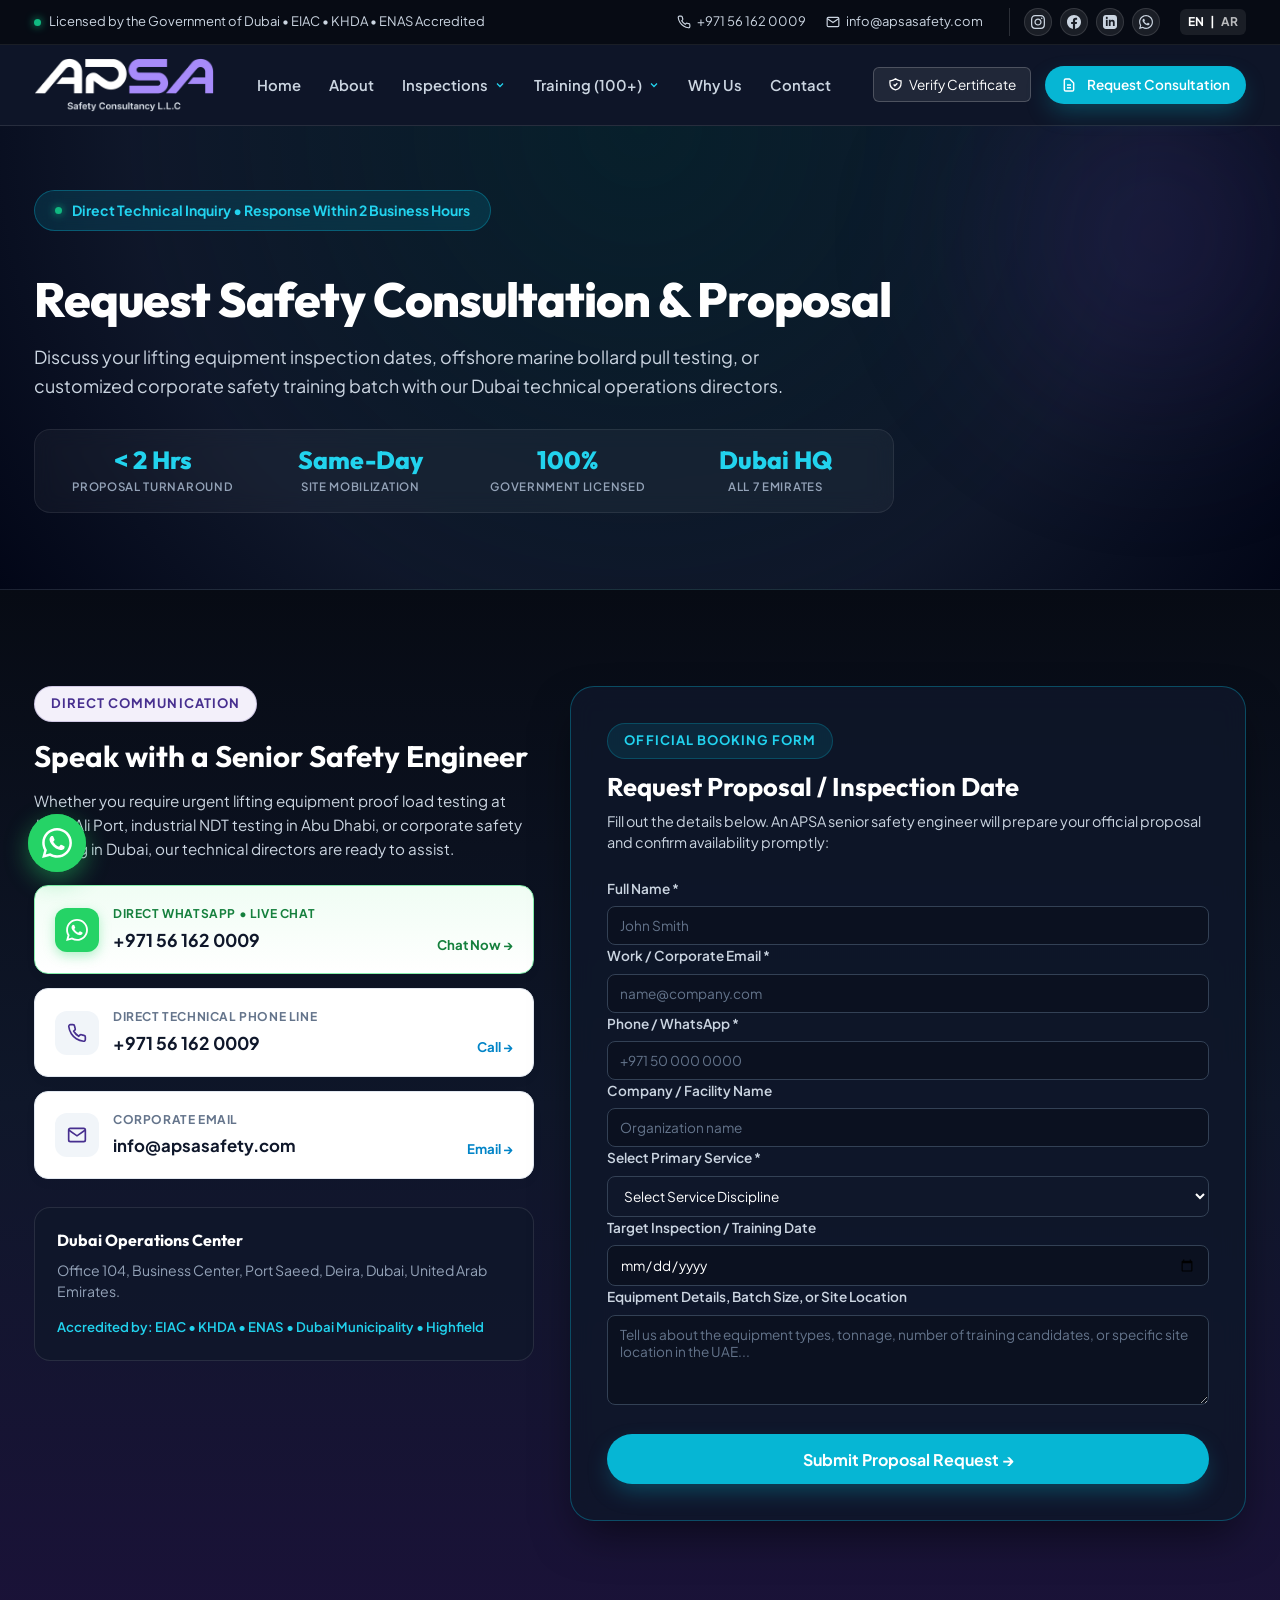
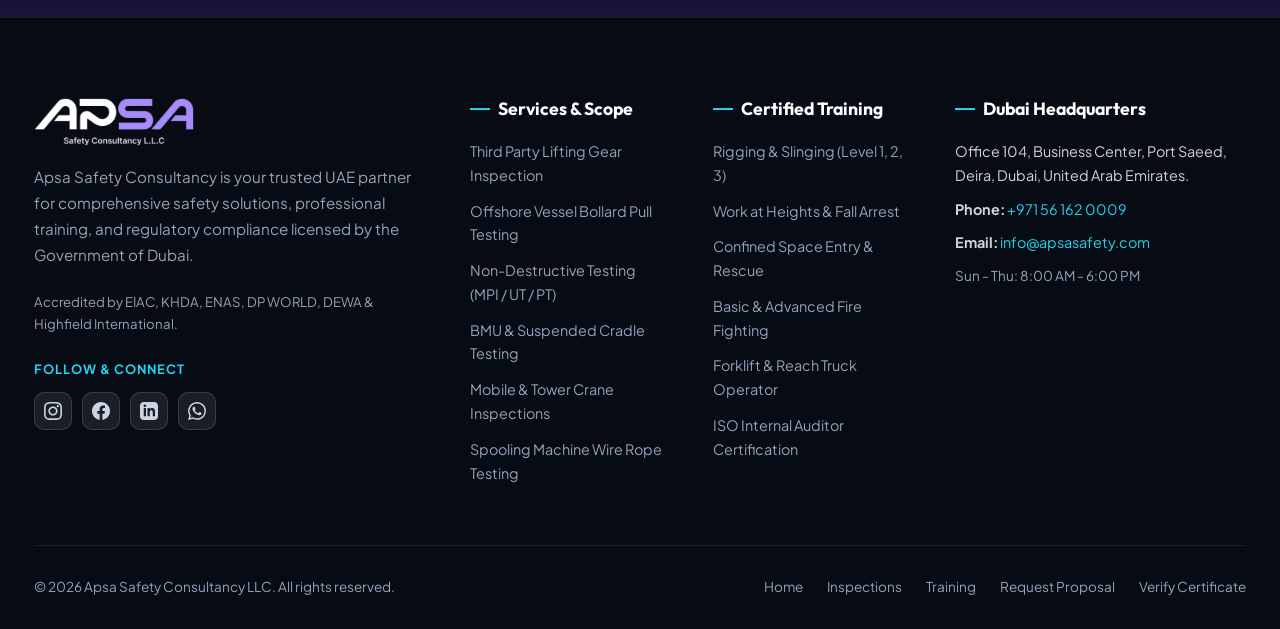
<file: consultation.html>
<!DOCTYPE html>
<html lang="en">
<head>
  <meta charset="UTF-8">
  <meta name="viewport" content="width=device-width, initial-scale=1.0">
  <meta http-equiv="X-UA-Compatible" content="ie=edge">
  
  <!-- SEO Primary Meta Tags -->
  <title>Request Safety Consultation &amp; Inspection Proposal | APSA Safety Dubai</title>
  <meta name="description" content="Request an official technical proposal or inspection date for third-party lifting inspections, marine bollard pull testing, or corporate HSE safety training in Dubai, UAE.">
  <meta name="keywords" content="safety consultation Dubai, lifting inspection quotation, corporate safety training proposal, safety audit UAE, EIAC inspection booking">
  
  <!-- Google Fonts: Inter & Outfit -->
  <link rel="preconnect" href="https://fonts.googleapis.com">
  <link rel="preconnect" href="https://fonts.gstatic.com" crossorigin>
  <link href="https://fonts.googleapis.com/css2?family=Inter:wght@300;400;500;600;700;800&family=Outfit:wght@400;500;600;700;800;900&display=swap" rel="stylesheet">

  <!-- Favicon -->
  <link rel="icon" type="image/png" href="assets/LOGO PNG-01.png">

  <!-- Stylesheet -->
  <link rel="stylesheet" href="css/style.css">
</head>
<body>

  <!-- Accessible Skip Link -->
  <a href="#main-content" class="skip-link">Skip to main content</a>

  <!-- 1. Top Utility Header Bar -->
  <header class="top-bar">
    <div class="container">
      <div class="top-bar-badge">
        <span class="badge-dot"></span>
        <span>Licensed by the Government of Dubai &bull; EIAC &bull; KHDA &bull; ENAS Accredited</span>
      </div>
      <div class="top-bar-contact">
        <a href="tel:+971561620009">
          <svg width="14" height="14" fill="none" stroke="currentColor" stroke-width="2" viewBox="0 0 24 24"><path d="M22 16.92v3a2 2 0 01-2.18 2 19.79 19.79 0 01-8.63-3.07 19.5 19.5 0 01-6-6 19.79 19.79 0 01-3.07-8.67A2 2 0 014.11 2h3a2 2 0 012 1.72 12.84 12.84 0 00.7 2.81 2 2 0 01-.45 2.11L8.09 9.91a16 16 0 006 6l1.27-1.27a2 2 0 012.11-.45 12.84 12.84 0 002.81.7A2 2 0 0122 16.92z"></path></svg>
          +971 56 162 0009
        </a>
        <a href="mailto:info@apsasafety.com">
          <svg width="14" height="14" fill="none" stroke="currentColor" stroke-width="2" viewBox="0 0 24 24"><path d="M4 4h16c1.1 0 2 .9 2 2v12c0 1.1-.9 2-2 2H4c-1.1 0-2-.9-2-2V6c0-1.1.9-2 2-2z"></path><polyline points="22,6 12,13 2,6"></polyline></svg>
          info@apsasafety.com
        </a>

        <!-- Top Bar Social Icons -->
        <div class="top-bar-socials" aria-label="Social Media Links">
          <a href="https://www.instagram.com/apsasafety/" target="_blank" rel="noopener noreferrer" class="top-bar-social-link ig" title="Instagram" aria-label="Instagram">
            <svg width="14" height="14" fill="currentColor" viewBox="0 0 24 24"><path d="M12 2.163c3.204 0 3.584.012 4.85.07 3.252.148 4.771 1.691 4.919 4.919.058 1.265.069 1.645.069 4.849 0 3.205-.012 3.584-.069 4.849-.149 3.225-1.664 4.771-4.919 4.919-1.266.058-1.644.07-4.85.07-3.204 0-3.584-.012-4.849-.07-3.26-.149-4.771-1.699-4.919-4.92-.058-1.265-.07-1.644-.07-4.849 0-3.204.013-3.583.07-4.849.149-3.227 1.664-4.771 4.919-4.919 1.266-.057 1.645-.069 4.849-.069zm0-2.163c-3.259 0-3.667.014-4.947.072-4.358.2-6.78 2.618-6.98 6.98-.059 1.281-.073 1.689-.073 4.948 0 3.259.014 3.668.072 4.948.2 4.358 2.618 6.78 6.98 6.98 1.281.058 1.689.072 4.948.072 3.259 0 3.668-.014 4.948-.072 4.354-.2 6.782-2.618 6.979-6.98.059-1.28.073-1.689.073-4.948 0-3.259-.014-3.667-.072-4.947-.196-4.354-2.617-6.78-6.979-6.98-1.281-.059-1.69-.073-4.949-.073zm0 5.838c-3.403 0-6.162 2.759-6.162 6.162s2.759 6.163 6.162 6.163 6.162-2.759 6.162-6.163c0-3.403-2.759-6.162-6.162-6.162zm0 10.162c-2.209 0-4-1.79-4-4 0-2.209 1.791-4 4-4s4 1.791 4 4c0 2.21-1.791 4-4 4zm6.406-11.845c-.796 0-1.441.645-1.441 1.44s.645 1.44 1.441 1.44c.795 0 1.439-.645 1.439-1.44s-.644-1.44-1.439-1.44z"/></svg>
          </a>
          <a href="https://www.facebook.com/apsasafety/" target="_blank" rel="noopener noreferrer" class="top-bar-social-link fb" title="Facebook" aria-label="Facebook">
            <svg width="14" height="14" fill="currentColor" viewBox="0 0 24 24"><path d="M24 12.073c0-6.627-5.373-12-12-12s-12 5.373-12 12c0 5.99 4.388 10.954 10.125 11.854v-8.385H7.078v-3.47h3.047V9.43c0-3.007 1.792-4.669 4.533-4.669 1.312 0 2.686.235 2.686.235v2.953H15.83c-1.491 0-1.956.925-1.956 1.874v2.25h3.328l-.532 3.47h-2.796v8.385C19.612 23.027 24 18.062 24 12.073z"/></svg>
          </a>
          <a href="https://www.linkedin.com/company/apsa-safety/" target="_blank" rel="noopener noreferrer" class="top-bar-social-link li" title="LinkedIn" aria-label="LinkedIn">
            <svg width="14" height="14" fill="currentColor" viewBox="0 0 24 24"><path d="M19 0h-14c-2.761 0-5 2.239-5 5v14c0 2.761 2.239 5 5 5h14c2.762 0 5-2.239 5-5v-14c0-2.761-2.238-5-5-5zm-11 19h-3v-11h3v11zm-1.5-12.268c-.966 0-1.75-.79-1.75-1.764s.784-1.764 1.75-1.764 1.75.79 1.75 1.764-.783 1.764-1.75 1.764zm13.5 12.268h-3v-5.604c0-3.368-4-3.113-4 0v5.604h-3v-11h3v1.765c1.396-2.586 7-2.777 7 2.476v6.759z"/></svg>
          </a>
          <a href="https://wa.me/971561620009?text=Hello%2C%20I%E2%80%99d%20like%20to%20connect%20with%20Apsa%20Safety." target="_blank" rel="noopener noreferrer" class="top-bar-social-link wa" title="Direct WhatsApp" aria-label="WhatsApp">
            <svg width="14" height="14" fill="currentColor" viewBox="0 0 24 24"><path d="M.057 24l1.687-6.163c-1.041-1.804-1.588-3.849-1.587-5.946.003-6.556 5.338-11.891 11.893-11.891 3.181.001 6.167 1.24 8.413 3.488 2.245 2.248 3.481 5.236 3.48 8.414-.003 6.557-5.338 11.892-11.893 11.892-1.99-.001-3.951-.5-5.688-1.448l-6.305 1.654zm6.597-3.807c1.676.995 3.276 1.591 5.392 1.592 5.448 0 9.886-4.434 9.889-9.885.002-5.462-4.415-9.89-9.881-9.892-5.452 0-9.887 4.434-9.889 9.884-.001 2.225.651 3.891 1.746 5.634l-.999 3.648 3.742-.981zm11.387-5.464c-.074-.124-.272-.198-.57-.347-.297-.149-1.758-.868-2.031-.967-.272-.099-.47-.149-.669.149-.198.297-.768.967-.941 1.165-.173.198-.347.223-.644.074-.297-.149-1.255-.462-2.39-1.475-.883-.788-1.48-1.761-1.653-2.059-.173-.297-.018-.458.13-.606.134-.133.297-.347.446-.521.151-.172.2-.296.3-.495.099-.198.05-.372-.025-.521-.075-.148-.669-1.611-.916-2.206-.242-.579-.487-.501-.669-.51l-.57-.01c-.198 0-.52.074-.792.372s-1.04 1.016-1.04 2.479 1.065 2.876 1.213 3.074c.149.198 2.095 3.2 5.076 4.487.709.306 1.263.489 1.694.626.712.226 1.36.194 1.872.118.571-.085 1.758-.719 2.006-1.413.248-.695.248-1.29.173-1.414z"/></svg>
          </a>
        </div>

        <div class="lang-switch">
          <span>EN</span>
          <span>|</span>
          <span style="opacity: 0.7;">AR</span>
        </div>
      </div>
    </div>
  </header>

  <!-- 2. Sticky Navbar with Multi-Page Routing -->
  <nav class="main-nav" aria-label="Main Navigation">
    <div class="container nav-container">
      <a href="index.html" class="brand-logo" aria-label="Apsa Safety Consultancy Home">
        <div class="logo-wrapper">
          <img src="assets/logo-light.png" alt="Apsa Safety Consultancy Logo" class="logo-img" width="180" height="54">
        </div>
      </a>

      <ul class="nav-links">
        <li><a href="index.html" class="nav-link">Home</a></li>
        <li><a href="index.html#about" class="nav-link">About</a></li>
        
        <!-- Desktop Dropdown: Inspections -->
        <li class="nav-item-dropdown">
          <a href="inspections.html" class="nav-link nav-link-dropdown-btn">
            <span>Inspections</span>
            <svg class="chevron" width="12" height="12" fill="none" stroke="currentColor" stroke-width="2.5" viewBox="0 0 24 24"><polyline points="6 9 12 15 18 9"></polyline></svg>
          </a>
          <div class="nav-dropdown-menu dropdown-inspections" role="menu">
            <div class="dropdown-header-label">
              <span>Inspection Disciplines</span>
              <span style="font-size: 0.68rem; opacity: 0.8;">EIAC &bull; ENAS</span>
            </div>
            <a href="inspections.html#disciplines" class="dropdown-item" role="menuitem">
              <div class="dropdown-item-icon">
                <svg width="15" height="15" fill="none" stroke="currentColor" stroke-width="2" viewBox="0 0 24 24"><path d="M12 22s8-4 8-10V5l-8-3-8 3v7c0 6 8 10 8 10z"></path></svg>
              </div>
              <div class="dropdown-item-content">
                <span class="dropdown-item-title">Lifting Equipment &amp; Cranes</span>
                <span class="dropdown-item-sub">Mobile, Tower &amp; Overhead Cranes</span>
              </div>
            </a>
            <a href="inspections.html#disciplines" class="dropdown-item" role="menuitem">
              <div class="dropdown-item-icon">
                <svg width="15" height="15" fill="none" stroke="currentColor" stroke-width="2" viewBox="0 0 24 24"><circle cx="12" cy="12" r="10"></circle><polyline points="12 6 12 12 14 14"></polyline></svg>
              </div>
              <div class="dropdown-item-content">
                <span class="dropdown-item-title">Marine Bollard Pull Testing</span>
                <span class="dropdown-item-sub">Offshore Vessels &amp; Calibrated Load Cells</span>
              </div>
            </a>
            <a href="inspections.html#disciplines" class="dropdown-item" role="menuitem">
              <div class="dropdown-item-icon">
                <svg width="15" height="15" fill="none" stroke="currentColor" stroke-width="2" viewBox="0 0 24 24"><path d="M14 2H6a2 2 0 00-2 2v16a2 2 0 002 2h12a2 2 0 002-2V8z"></path></svg>
              </div>
              <div class="dropdown-item-content">
                <span class="dropdown-item-title">NDT Testing (MPI / UT / PT)</span>
                <span class="dropdown-item-sub">Weld Integrity &amp; Flaw Detection</span>
              </div>
            </a>
            <a href="inspections.html#disciplines" class="dropdown-item" role="menuitem">
              <div class="dropdown-item-icon">
                <svg width="15" height="15" fill="none" stroke="currentColor" stroke-width="2" viewBox="0 0 24 24"><rect x="3" y="3" width="18" height="18" rx="2"></rect></svg>
              </div>
              <div class="dropdown-item-content">
                <span class="dropdown-item-title">BMU &amp; Suspended Cradles</span>
                <span class="dropdown-item-sub">Facade Access Systems &amp; Man Baskets</span>
              </div>
            </a>
            <a href="inspections.html" class="dropdown-footer-link">
              <span>View All Inspection Services</span>
              <svg width="14" height="14" fill="none" stroke="currentColor" stroke-width="2.5" viewBox="0 0 24 24"><path d="M5 12h14M12 5l7 7-7 7"></path></svg>
            </a>
          </div>
        </li>

        <!-- Desktop Mega-Menu: Training (100+) -->
        <li class="nav-item-dropdown">
          <a href="training.html" class="nav-link nav-link-dropdown-btn">
            <span>Training (100+)</span>
            <svg class="chevron" width="12" height="12" fill="none" stroke="currentColor" stroke-width="2.5" viewBox="0 0 24 24"><polyline points="6 9 12 15 18 9"></polyline></svg>
          </a>
          <div class="nav-dropdown-menu dropdown-training-mega" role="menu">
            <div>
              <div class="dropdown-header-label">
                <span>100+ Course Categories</span>
                <span style="font-size: 0.68rem; opacity: 0.8;">KHDA &bull; Highfield</span>
              </div>
              <a href="training.html#courses" class="dropdown-item" role="menuitem">
                <div class="dropdown-item-icon"><svg width="15" height="15" fill="none" stroke="currentColor" stroke-width="2" viewBox="0 0 24 24"><circle cx="12" cy="12" r="10"></circle><polyline points="12 6 12 12 16 14"></polyline></svg></div>
                <div class="dropdown-item-content"><span class="dropdown-item-title">Lifting &amp; Rigging (22+ Courses)</span><span class="dropdown-item-sub">Rigger Level 1, 2, 3 &bull; LOLER Signals</span></div>
              </a>
              <a href="training.html#courses" class="dropdown-item" role="menuitem">
                <div class="dropdown-item-icon"><svg width="15" height="15" fill="none" stroke="currentColor" stroke-width="2" viewBox="0 0 24 24"><rect x="3" y="3" width="18" height="18" rx="2"></rect></svg></div>
                <div class="dropdown-item-content"><span class="dropdown-item-title">Heavy Plant &amp; Forklift (18+)</span><span class="dropdown-item-sub">Counterbalance, Reach Truck, MEWP</span></div>
              </a>
              <a href="training.html#courses" class="dropdown-item" role="menuitem">
                <div class="dropdown-item-icon"><svg width="15" height="15" fill="none" stroke="currentColor" stroke-width="2" viewBox="0 0 24 24"><path d="M12 22s8-4 8-10V5l-8-3-8 3v7c0 6 8 10 8 10z"></path></svg></div>
                <div class="dropdown-item-content"><span class="dropdown-item-title">Working at Heights (16+)</span><span class="dropdown-item-sub">Scaffolding, Fall Arrest, Cradle BMU</span></div>
              </a>
              <a href="training.html#courses" class="dropdown-item" role="menuitem">
                <div class="dropdown-item-icon"><svg width="15" height="15" fill="none" stroke="currentColor" stroke-width="2" viewBox="0 0 24 24"><circle cx="12" cy="8" r="7"></circle></svg></div>
                <div class="dropdown-item-content"><span class="dropdown-item-title">Emergency &amp; First Aid (14+)</span><span class="dropdown-item-sub">Fire Warden &bull; DCAS First Aid &bull; CPR</span></div>
              </a>
            </div>
            <div class="dropdown-side-card">
              <div>
                <span class="section-badge" style="font-size: 0.68rem; padding: 3px 8px; margin-bottom: 8px;">Govt Accredited</span>
                <h4>Corporate On-Site Training</h4>
                <p>Tailored safety training batches at your warehouse, shipyard, or site across Dubai and the UAE.</p>
              </div>
              <a href="training.html" class="btn btn-cyan btn-sm btn-pill" style="width: 100%; justify-content: center; font-size: 0.82rem;">
                Browse All 100+ Courses &rarr;
              </a>
            </div>
          </div>
        </li>

        <li><a href="index.html#why-us" class="nav-link">Why Us</a></li>
        <li><a href="index.html#contact" class="nav-link">Contact</a></li>
      </ul>

      <div class="nav-actions">
        <!-- Verify Certificate Modal Trigger -->
        <button class="btn-verify-cert open-cert-modal">
          <svg width="15" height="15" fill="none" stroke="currentColor" stroke-width="2" viewBox="0 0 24 24"><path d="M9 12l2 2 4-4m5.618-4.016A11.955 11.955 0 0112 2.944a11.955 11.955 0 01-8.618 3.04A12.02 12.02 0 003 9c0 5.591 3.824 10.29 9 11.622 5.176-1.332 9-6.03 9-11.622 0-1.042-.133-2.052-.382-3.016z"></path></svg>
          Verify Certificate
        </button>

        <!-- Active Consultation Nav Pill -->
        <a href="consultation.html" class="btn btn-cyan btn-sm btn-pill" aria-label="Request Safety Consultation &amp; Proposal">
          <svg width="16" height="16" fill="none" stroke="currentColor" stroke-width="2.2" viewBox="0 0 24 24"><path d="M9 12h6m-6 4h6m2 5H7a2 2 0 01-2-2V5a2 2 0 012-2h5.586a1 1 0 01.707.293l5.414 5.414a1 1 0 01.293.707V19a2 2 0 01-2 2z"></path></svg>
          Request Consultation
        </a>

        <button class="mobile-menu-btn open-sidebar-btn" aria-label="Toggle navigation menu" aria-controls="sidebarDrawer" aria-expanded="false">
          <span></span>
          <span></span>
          <span></span>
        </button>
      </div>
    </div>
  </nav>

  <!-- 3. Off-Canvas Sidebar Drawer for Mobile & Quick Navigation -->
  <div class="sidebar-backdrop" id="sidebarBackdrop"></div>
  <aside class="sidebar-drawer" id="sidebarDrawer" aria-label="Mobile Navigation Drawer" aria-hidden="true">
    <div class="sidebar-header">
      <div class="sidebar-brand">
        <a href="index.html" class="logo-wrapper" style="height: 42px;" aria-label="Apsa Safety Consultancy Home">
          <img src="assets/logo-light.png" alt="Apsa Safety Consultancy" class="logo-img" width="140" height="42">
        </a>
      </div>
      <button class="sidebar-close-btn" id="sidebarCloseBtn" aria-label="Close sidebar">
        <svg width="18" height="18" fill="none" stroke="currentColor" stroke-width="2" viewBox="0 0 24 24"><line x1="18" y1="6" x2="6" y2="18"></line><line x1="6" y1="6" x2="18" y2="18"></line></svg>
      </button>
    </div>

    <div class="sidebar-body">
      <div>
        <div class="sidebar-section-title">Navigation Menu</div>
        <ul class="sidebar-main-links">
          <li><a href="index.html" class="sidebar-main-link"><svg width="18" height="18" fill="none" stroke="currentColor" stroke-width="2" viewBox="0 0 24 24"><path d="M3 9l9-7 9 7v11a2 2 0 0 1-2 2H5a2 2 0 0 1-2-2z"></path></svg> Home</a></li>
          <li><a href="index.html#about" class="sidebar-main-link"><svg width="18" height="18" fill="none" stroke="currentColor" stroke-width="2" viewBox="0 0 24 24"><circle cx="12" cy="12" r="10"></circle><line x1="12" y1="16" x2="12" y2="12"></line><line x1="12" y1="8" x2="12.01" y2="8"></line></svg> About APSA Safety</a></li>

          <!-- Inspections Mobile Accordion -->
          <li class="sidebar-accordion">
            <button type="button" class="accordion-trigger" aria-expanded="false">
              <span style="display: flex; align-items: center; gap: 10px;">
                <svg width="18" height="18" fill="none" stroke="currentColor" stroke-width="2" viewBox="0 0 24 24"><path d="M12 22s8-4 8-10V5l-8-3-8 3v7c0 6 8 10 8 10z"></path></svg>
                Third-Party Inspections
              </span>
              <svg class="chevron" width="15" height="15" fill="none" stroke="currentColor" stroke-width="2" viewBox="0 0 24 24"><polyline points="6 9 12 15 18 9"></polyline></svg>
            </button>
            <div class="accordion-panel">
              <ul class="sidebar-menu-list">
                <li><a href="inspections.html" style="color: var(--cyan-400); font-weight: 700;">&bull; View All Inspection Scope &rarr;</a></li>
                <li><a href="inspections.html#disciplines">&bull; Lifting Equipment &amp; Cranes</a></li>
                <li><a href="inspections.html#disciplines">&bull; Marine Bollard Pull Testing</a></li>
                <li><a href="inspections.html#disciplines">&bull; NDT Testing (MPI / UT / PT)</a></li>
                <li><a href="inspections.html#disciplines">&bull; BMU &amp; Suspended Cradles</a></li>
              </ul>
            </div>
          </li>

          <!-- Training Mobile Accordion -->
          <li class="sidebar-accordion">
            <button type="button" class="accordion-trigger" aria-expanded="false">
              <span style="display: flex; align-items: center; gap: 10px;">
                <svg width="18" height="18" fill="none" stroke="currentColor" stroke-width="2" viewBox="0 0 24 24"><path d="M22 10v6M2 10l10-5 10 5-10 5z"></path></svg>
                Accredited Training (100+)
              </span>
              <svg class="chevron" width="15" height="15" fill="none" stroke="currentColor" stroke-width="2" viewBox="0 0 24 24"><polyline points="6 9 12 15 18 9"></polyline></svg>
            </button>
            <div class="accordion-panel">
              <ul class="sidebar-menu-list">
                <li><a href="training.html" style="color: var(--cyan-400); font-weight: 700;">&bull; Explore All 100+ Courses &rarr;</a></li>
                <li><a href="training.html#courses">&bull; Lifting &amp; Rigging (22+)</a></li>
                <li><a href="training.html#courses">&bull; Heavy Plant &amp; Forklifts (18+)</a></li>
                <li><a href="training.html#courses">&bull; Working at Heights (16+)</a></li>
                <li><a href="training.html#courses">&bull; Emergency &amp; First Aid (14+)</a></li>
                <li><a href="training.html#courses">&bull; Confined Space &amp; HSE (20+)</a></li>
              </ul>
            </div>
          </li>

          <li><a href="index.html#approvals" class="sidebar-main-link"><svg width="18" height="18" fill="none" stroke="currentColor" stroke-width="2" viewBox="0 0 24 24"><circle cx="12" cy="8" r="7"></circle><polyline points="8.21 13.89 7 23 12 20 17 23 15.79 13.88"></polyline></svg> Official Accreditations</a></li>
          <li><a href="index.html#why-us" class="sidebar-main-link"><svg width="18" height="18" fill="none" stroke="currentColor" stroke-width="2" viewBox="0 0 24 24"><polygon points="12 2 15.09 8.26 22 9.27 17 14.14 18.18 21.02 12 17.77 5.82 21.02 7 14.14 2 9.27 8.91 8.26 12 2"></polygon></svg> Why Choose Us</a></li>
          <li><a href="index.html#contact" class="sidebar-main-link"><svg width="18" height="18" fill="none" stroke="currentColor" stroke-width="2" viewBox="0 0 24 24"><path d="M22 16.92v3a2 2 0 01-2.18 2 19.79 19.79 0 01-8.63-3.07 19.5 19.5 0 01-6-6 19.79 19.79 0 01-3.07-8.67A2 2 0 014.11 2h3a2 2 0 012 1.72 12.84 12.84 0 00.7 2.81 2 2 0 01-.45 2.11L8.09 9.91a16 16 0 006 6l1.27-1.27a2 2 0 012.11-.45 12.84 12.84 0 002.81.7A2 2 0 0122 16.92z"></path></svg> Contact Us &amp; Support</a></li>
        </ul>

        <!-- Action Buttons Inside Sidebar -->
        <div style="display: flex; flex-direction: column; gap: 10px; margin-top: 18px; margin-bottom: 24px;">
          <a href="consultation.html" class="btn btn-cyan btn-sm btn-pill" style="width: 100%; justify-content: center; gap: 8px;">
            <svg width="15" height="15" fill="none" stroke="currentColor" stroke-width="2.2" viewBox="0 0 24 24"><path d="M9 12h6m-6 4h6m2 5H7a2 2 0 01-2-2V5a2 2 0 012-2h5.586a1 1 0 01.707.293l5.414 5.414a1 1 0 01.293.707V19a2 2 0 01-2 2z"></path></svg>
            Request Consultation / Proposal
          </a>
          <button class="btn btn-outline-white btn-sm btn-pill open-cert-modal" style="width: 100%; justify-content: center; gap: 8px;">
            <svg width="15" height="15" fill="none" stroke="currentColor" stroke-width="2" viewBox="0 0 24 24"><path d="M9 12l2 2 4-4m5.618-4.016A11.955 11.955 0 0112 2.944a11.955 11.955 0 01-8.618 3.04A12.02 12.02 0 003 9c0 5.591 3.824 10.29 9 11.622 5.176-1.332 9-6.03 9-11.622 0-1.042-.133-2.052-.382-3.016z"></path></svg>
            Verify Official Certificate
          </button>
        </div>
      </div>

      <!-- Quick Assistance Card -->
      <div class="sidebar-contact-card" style="margin-top: auto;">
        <h4 style="font-size: 0.95rem; margin-bottom: 6px;">Need Immediate Assistance?</h4>
        <p style="font-size: 0.8rem; margin-bottom: 12px;">Contact our Dubai technical operations center directly for emergency inspections or batch bookings.</p>
        
        <div class="sidebar-contact-item">
          <svg width="15" height="15" fill="none" stroke="currentColor" stroke-width="2" viewBox="0 0 24 24"><path d="M22 16.92v3a2 2 0 01-2.18 2 19.79 19.79 0 01-8.63-3.07 19.5 19.5 0 01-6-6 19.79 19.79 0 01-3.07-8.67A2 2 0 014.11 2h3a2 2 0 012 1.72 12.84 12.84 0 00.7 2.81 2 2 0 01-.45 2.11L8.09 9.91a16 16 0 006 6l1.27-1.27a2 2 0 012.11-.45 12.84 12.84 0 002.81.7A2 2 0 0122 16.92z"></path></svg>
          <a href="tel:+971561620009" style="color: inherit; font-size: 0.85rem; font-weight: 600;">+971 56 162 0009</a>
        </div>
        <div class="sidebar-contact-item">
          <svg width="15" height="15" fill="none" stroke="currentColor" stroke-width="2" viewBox="0 0 24 24"><path d="M4 4h16c1.1 0 2 .9 2 2v12c0 1.1-.9 2-2 2H4c-1.1 0-2-.9-2-2V6c0-1.1.9-2 2-2z"></path><polyline points="22,6 12,13 2,6"></polyline></svg>
          <a href="mailto:info@apsasafety.com" style="color: inherit; font-size: 0.85rem; font-weight: 600;">info@apsasafety.com</a>
        </div>

        <a href="https://wa.me/971561620009?text=Hello%2C%20I%E2%80%99d%20like%20to%20book%20a%20consultation." target="_blank" rel="noopener noreferrer" class="btn btn-cyan btn-sm btn-pill" style="width: 100%; margin-top: 12px; font-size: 0.82rem;">
          Chat on WhatsApp
        </a>

        <!-- Sidebar Socials -->
        <div class="sidebar-socials-block">
          <div class="sidebar-socials-label">Follow &amp; Connect:</div>
          <div class="social-icons-group">
            <a href="https://www.instagram.com/apsasafety/" target="_blank" rel="noopener noreferrer" class="social-btn social-ig" aria-label="Instagram" title="Instagram"><svg width="16" height="16" fill="currentColor" viewBox="0 0 24 24"><path d="M12 2.163c3.204 0 3.584.012 4.85.07 3.252.148 4.771 1.691 4.919 4.919.058 1.265.069 1.645.069 4.849 0 3.205-.012 3.584-.069 4.849-.149 3.225-1.664 4.771-4.919 4.919-1.266.058-1.644.07-4.85.07-3.204 0-3.584-.012-4.849-.07-3.26-.149-4.771-1.699-4.919-4.92-.058-1.265-.07-1.644-.07-4.849 0-3.204.013-3.583.07-4.849.149-3.227 1.664-4.771 4.919-4.919 1.266-.057 1.645-.069 4.849-.069zm0-2.163c-3.259 0-3.667.014-4.947.072-4.358.2-6.78 2.618-6.98 6.98-.059 1.281-.073 1.689-.073 4.948 0 3.259.014 3.668.072 4.948.2 4.358 2.618 6.78 6.98 6.98 1.281.058 1.689.072 4.948.072 3.259 0 3.668-.014 4.948-.072 4.354-.2 6.782-2.618 6.979-6.98.059-1.28.073-1.689.073-4.948 0-3.259-.014-3.667-.072-4.947-.196-4.354-2.617-6.78-6.979-6.98-1.281-.059-1.69-.073-4.949-.073zm0 5.838c-3.403 0-6.162 2.759-6.162 6.162s2.759 6.163 6.162 6.163 6.162-2.759 6.162-6.163c0-3.403-2.759-6.162-6.162-6.162zm0 10.162c-2.209 0-4-1.79-4-4 0-2.209 1.791-4 4-4s4 1.791 4 4c0 2.21-1.791 4-4 4zm6.406-11.845c-.796 0-1.441.645-1.441 1.44s.645 1.44 1.441 1.44c.795 0 1.439-.645 1.439-1.44s-.644-1.44-1.439-1.44z"/></svg></a>
            <a href="https://www.facebook.com/apsasafety/" target="_blank" rel="noopener noreferrer" class="social-btn social-fb" aria-label="Facebook" title="Facebook"><svg width="16" height="16" fill="currentColor" viewBox="0 0 24 24"><path d="M24 12.073c0-6.627-5.373-12-12-12s-12 5.373-12 12c0 5.99 4.388 10.954 10.125 11.854v-8.385H7.078v-3.47h3.047V9.43c0-3.007 1.792-4.669 4.533-4.669 1.312 0 2.686.235 2.686.235v2.953H15.83c-1.491 0-1.956.925-1.956 1.874v2.25h3.328l-.532 3.47h-2.796v8.385C19.612 23.027 24 18.062 24 12.073z"/></svg></a>
            <a href="https://www.linkedin.com/company/apsa-safety/" target="_blank" rel="noopener noreferrer" class="social-btn social-li" aria-label="LinkedIn" title="LinkedIn"><svg width="16" height="16" fill="currentColor" viewBox="0 0 24 24"><path d="M19 0h-14c-2.761 0-5 2.239-5 5v14c0 2.761 2.239 5 5 5h14c2.762 0 5-2.239 5-5v-14c0-2.761-2.238-5-5-5zm-11 19h-3v-11h3v11zm-1.5-12.268c-.966 0-1.75-.79-1.75-1.764s.784-1.764 1.75-1.764 1.75.79 1.75 1.764-.783 1.764-1.75 1.764zm13.5 12.268h-3v-5.604c0-3.368-4-3.113-4 0v5.604h-3v-11h3v1.765c1.396-2.586 7-2.777 7 2.476v6.759z"/></svg></a>
            <a href="https://wa.me/971561620009?text=Hello%2C%20I%E2%80%99d%20like%20to%20connect%20with%20Apsa%20Safety." target="_blank" rel="noopener noreferrer" class="social-btn social-wa" aria-label="WhatsApp" title="Direct WhatsApp"><svg width="16" height="16" fill="currentColor" viewBox="0 0 24 24"><path d="M.057 24l1.687-6.163c-1.041-1.804-1.588-3.849-1.587-5.946.003-6.556 5.338-11.891 11.893-11.891 3.181.001 6.167 1.24 8.413 3.488 2.245 2.248 3.481 5.236 3.48 8.414-.003 6.557-5.338 11.892-11.893 11.892-1.99-.001-3.951-.5-5.688-1.448l-6.305 1.654zm6.597-3.807c1.676.995 3.276 1.591 5.392 1.592 5.448 0 9.886-4.434 9.889-9.885.002-5.462-4.415-9.89-9.881-9.892-5.452 0-9.887 4.434-9.889 9.884-.001 2.225.651 3.891 1.746 5.634l-.999 3.648 3.742-.981zm11.387-5.464c-.074-.124-.272-.198-.57-.347-.297-.149-1.758-.868-2.031-.967-.272-.099-.47-.149-.669.149-.198.297-.768.967-.941 1.165-.173.198-.347.223-.644.074-.297-.149-1.255-.462-2.39-1.475-.883-.788-1.48-1.761-1.653-2.059-.173-.297-.018-.458.13-.606.134-.133.297-.347.446-.521.151-.172.2-.296.3-.495.099-.198.05-.372-.025-.521-.075-.148-.669-1.611-.916-2.206-.242-.579-.487-.501-.669-.51l-.57-.01c-.198 0-.52.074-.792.372s-1.04 1.016-1.04 2.479 1.065 2.876 1.213 3.074c.149.198 2.095 3.2 5.076 4.487.709.306 1.263.489 1.694.626.712.226 1.36.194 1.872.118.571-.085 1.758-.719 2.006-1.413.248-.695.248-1.29.173-1.414z"/></svg></a>
          </div>
        </div>
      </div>
    </div>
  </aside>

  <!-- MAIN CONTENT -->
  <main id="main-content">

    <!-- Subpage Hero Banner -->
    <section class="subpage-hero">
      <div class="container">
        <div class="subpage-hero-content">
          <span class="hero-badge">
            <span class="badge-dot"></span>
            Direct Technical Inquiry &bull; Response Within 2 Business Hours
          </span>
          <h1 class="subpage-title">Request Safety Consultation &amp; Proposal</h1>
          <p class="subpage-desc">
            Discuss your lifting equipment inspection dates, offshore marine bollard pull testing, or customized corporate safety training batch with our Dubai technical operations directors.
          </p>

          <div class="subpage-stats-bar">
            <div class="subpage-stat-item">
              <div class="subpage-stat-val">&lt; 2 Hrs</div>
              <div class="subpage-stat-lbl">Proposal Turnaround</div>
            </div>
            <div class="subpage-stat-item">
              <div class="subpage-stat-val">Same-Day</div>
              <div class="subpage-stat-lbl">Site Mobilization</div>
            </div>
            <div class="subpage-stat-item">
              <div class="subpage-stat-val">100%</div>
              <div class="subpage-stat-lbl">Government Licensed</div>
            </div>
            <div class="subpage-stat-item">
              <div class="subpage-stat-val">Dubai HQ</div>
              <div class="subpage-stat-lbl">All 7 Emirates</div>
            </div>
          </div>
        </div>
      </div>
    </section>

    <!-- Consultation & Proposal Page Layout -->
    <section class="section section-dark">
      <div class="container">
        <div class="consultation-page-grid">
          
          <!-- Left Column: Direct Communication Channels & Accreditations -->
          <div class="consultation-sidebar-info">
            <span class="section-badge badge-primary">Direct Communication</span>
            <h2 style="font-size: 1.85rem; color: #FFFFFF; margin-bottom: 14px; line-height: 1.25;">Speak with a Senior Safety Engineer</h2>
            <p style="color: var(--slate-300); font-size: 0.95rem; line-height: 1.6; margin-bottom: 24px;">
              Whether you require urgent lifting equipment proof load testing at Jebel Ali Port, industrial NDT testing in Abu Dhabi, or corporate safety training in Dubai, our technical directors are ready to assist.
            </p>

            <div style="display: flex; flex-direction: column; gap: 14px; margin-bottom: 28px;">
              <!-- Direct WhatsApp Live Action -->
              <a href="https://wa.me/971561620009?text=Hello%2C%20I%E2%80%99d%20like%20to%20request%20an%20official%20safety%20consultation%20proposal." target="_blank" rel="noopener noreferrer" class="contact-channel-card contact-channel-wa" style="padding: 18px 20px;">
                <div style="display: flex; align-items: center; justify-content: space-between;">
                  <div style="display: flex; align-items: center; gap: 14px;">
                    <div class="channel-icon-box wa-icon" style="margin-bottom: 0; width: 44px; height: 44px;">
                      <svg width="22" height="22" fill="currentColor" viewBox="0 0 24 24"><path d="M.057 24l1.687-6.163c-1.041-1.804-1.588-3.849-1.587-5.946.003-6.556 5.338-11.891 11.893-11.891 3.181.001 6.167 1.24 8.413 3.488 2.245 2.248 3.481 5.236 3.48 8.414-.003 6.557-5.338 11.892-11.893 11.892-1.99-.001-3.951-.5-5.688-1.448l-6.305 1.654zm6.597-3.807c1.676.995 3.276 1.591 5.392 1.592 5.448 0 9.886-4.434 9.889-9.885.002-5.462-4.415-9.89-9.881-9.892-5.452 0-9.887 4.434-9.889 9.884-.001 2.225.651 3.891 1.746 5.634l-.999 3.648 3.742-.981zm11.387-5.464c-.074-.124-.272-.198-.57-.347-.297-.149-1.758-.868-2.031-.967-.272-.099-.47-.149-.669.149-.198.297-.768.967-.941 1.165-.173.198-.347.223-.644.074-.297-.149-1.255-.462-2.39-1.475-.883-.788-1.48-1.761-1.653-2.059-.173-.297-.018-.458.13-.606.134-.133.297-.347.446-.521.151-.172.2-.296.3-.495.099-.198.05-.372-.025-.521-.075-.148-.669-1.611-.916-2.206-.242-.579-.487-.501-.669-.51l-.57-.01c-.198 0-.52.074-.792.372s-1.04 1.016-1.04 2.479 1.065 2.876 1.213 3.074c.149.198 2.095 3.2 5.076 4.487.709.306 1.263.489 1.694.626.712.226 1.36.194 1.872.118.571-.085 1.758-.719 2.006-1.413.248-.695.248-1.29.173-1.414z"/></svg>
                    </div>
                    <div>
                      <div class="channel-label" style="margin-bottom: 2px;">Direct WhatsApp &bull; Live Chat</div>
                      <div class="channel-value" style="margin-bottom: 0; font-size: 1.1rem;">+971 56 162 0009</div>
                    </div>
                  </div>
                  <span class="channel-action">Chat Now &rarr;</span>
                </div>
              </a>

              <!-- Direct Phone Line -->
              <a href="tel:+971561620009" class="contact-channel-card" style="padding: 18px 20px;">
                <div style="display: flex; align-items: center; justify-content: space-between;">
                  <div style="display: flex; align-items: center; gap: 14px;">
                    <div class="channel-icon-box" style="margin-bottom: 0; width: 44px; height: 44px;">
                      <svg width="20" height="20" fill="none" stroke="currentColor" stroke-width="2" viewBox="0 0 24 24"><path d="M22 16.92v3a2 2 0 01-2.18 2 19.79 19.79 0 01-8.63-3.07 19.5 19.5 0 01-6-6 19.79 19.79 0 01-3.07-8.67A2 2 0 014.11 2h3a2 2 0 012 1.72 12.84 12.84 0 00.7 2.81 2 2 0 01-.45 2.11L8.09 9.91a16 16 0 006 6l1.27-1.27a2 2 0 012.11-.45 12.84 12.84 0 002.81.7A2 2 0 0122 16.92z"></path></svg>
                    </div>
                    <div>
                      <div class="channel-label" style="margin-bottom: 2px;">Direct Technical Phone Line</div>
                      <div class="channel-value" style="margin-bottom: 0; font-size: 1.1rem;">+971 56 162 0009</div>
                    </div>
                  </div>
                  <span class="channel-action">Call &rarr;</span>
                </div>
              </a>

              <!-- Corporate Email -->
              <a href="mailto:info@apsasafety.com" class="contact-channel-card" style="padding: 18px 20px;">
                <div style="display: flex; align-items: center; justify-content: space-between;">
                  <div style="display: flex; align-items: center; gap: 14px;">
                    <div class="channel-icon-box" style="margin-bottom: 0; width: 44px; height: 44px;">
                      <svg width="20" height="20" fill="none" stroke="currentColor" stroke-width="2" viewBox="0 0 24 24"><path d="M4 4h16c1.1 0 2 .9 2 2v12c0 1.1-.9 2-2 2H4c-1.1 0-2-.9-2-2V6c0-1.1.9-2 2-2z"></path><polyline points="22,6 12,13 2,6"></polyline></svg>
                    </div>
                    <div>
                      <div class="channel-label" style="margin-bottom: 2px;">Corporate Email</div>
                      <div class="channel-value" style="margin-bottom: 0; font-size: 1.05rem;">info@apsasafety.com</div>
                    </div>
                  </div>
                  <span class="channel-action">Email &rarr;</span>
                </div>
              </a>
            </div>

            <!-- Accreditations & Office Box -->
            <div style="background: rgba(15, 23, 42, 0.75); border: 1px solid rgba(255, 255, 255, 0.1); border-radius: var(--radius-lg); padding: 22px;">
              <h4 style="color: #FFFFFF; font-size: 1rem; margin-bottom: 10px;">Dubai Operations Center</h4>
              <p style="font-size: 0.88rem; color: #94A3B8; line-height: 1.5; margin-bottom: 14px;">
                Office 104, Business Center, Port Saeed, Deira, Dubai, United Arab Emirates.
              </p>
              <div style="font-size: 0.825rem; color: var(--cyan-400); font-weight: 600;">
                Accredited by: EIAC &bull; KHDA &bull; ENAS &bull; Dubai Municipality &bull; Highfield
              </div>
            </div>
          </div>

          <!-- Right Column: Interactive Proposal Request Form -->
          <div class="consultation-form-card">
            <span class="section-badge" style="margin-bottom: 12px;">Official Booking Form</span>
            <h3 style="font-size: 1.6rem; color: #FFFFFF; margin-bottom: 8px;">Request Proposal / Inspection Date</h3>
            <p style="font-size: 0.9rem; color: var(--slate-300); margin-bottom: 24px; line-height: 1.5;">
              Fill out the details below. An APSA senior safety engineer will prepare your official proposal and confirm availability promptly:
            </p>

            <form id="consultationFullForm">
              <div class="proposal-form-row">
                <div>
                  <label style="display: block; font-size: 0.85rem; font-weight: 600; color: #CBD5E1; margin-bottom: 6px;" for="cfName">Full Name *</label>
                  <input type="text" id="cfName" required placeholder="John Smith" class="sidebar-input">
                </div>
                <div>
                  <label style="display: block; font-size: 0.85rem; font-weight: 600; color: #CBD5E1; margin-bottom: 6px;" for="cfEmail">Work / Corporate Email *</label>
                  <input type="email" id="cfEmail" required placeholder="name@company.com" class="sidebar-input">
                </div>
              </div>

              <div class="proposal-form-row">
                <div>
                  <label style="display: block; font-size: 0.85rem; font-weight: 600; color: #CBD5E1; margin-bottom: 6px;" for="cfPhone">Phone / WhatsApp *</label>
                  <input type="tel" id="cfPhone" required placeholder="+971 50 000 0000" class="sidebar-input">
                </div>
                <div>
                  <label style="display: block; font-size: 0.85rem; font-weight: 600; color: #CBD5E1; margin-bottom: 6px;" for="cfCompany">Company / Facility Name</label>
                  <input type="text" id="cfCompany" placeholder="Organization name" class="sidebar-input">
                </div>
              </div>

              <div class="proposal-form-row">
                <div>
                  <label style="display: block; font-size: 0.85rem; font-weight: 600; color: #CBD5E1; margin-bottom: 6px;" for="cfService">Select Primary Service *</label>
                  <select id="cfService" required class="sidebar-input" style="background-color: #0F172A;">
                    <option value="" disabled selected>Select Service Discipline</option>
                    <option value="lifting-inspection">Third Party Lifting Equipment Inspection</option>
                    <option value="bollard-pull">Bollard Pull Offshore Vessel Testing</option>
                    <option value="ndt-testing">Non-Destructive Testing (MPI / UT / PT)</option>
                    <option value="bmu-cradle">BMU &amp; Suspended Cradle Testing</option>
                    <option value="spooling-winch">Spooling Machine &amp; Wire Rope Services</option>
                    <option value="hse-corporate">Certified HSE Training (Corporate Batch)</option>
                    <option value="iso-auditing">ISO Management &amp; Internal Auditor Certification</option>
                  </select>
                </div>
                <div>
                  <label style="display: block; font-size: 0.85rem; font-weight: 600; color: #CBD5E1; margin-bottom: 6px;" for="cfDate">Target Inspection / Training Date</label>
                  <input type="date" id="cfDate" class="sidebar-input">
                </div>
              </div>

              <div style="margin-bottom: 22px;">
                <label style="display: block; font-size: 0.85rem; font-weight: 600; color: #CBD5E1; margin-bottom: 6px;" for="cfMsg">Equipment Details, Batch Size, or Site Location</label>
                <textarea id="cfMsg" rows="4" placeholder="Tell us about the equipment types, tonnage, number of training candidates, or specific site location in the UAE..." class="sidebar-input"></textarea>
              </div>

              <button type="submit" class="btn btn-cyan btn-pill" style="width: 100%; min-height: 50px; font-size: 1rem; font-weight: 700;">
                Submit Proposal Request &rarr;
              </button>

              <div id="consultationPageToast" style="display: none; padding: 16px; background: #DCFCE7; color: #15803D; border: 1.5px solid #86EFAC; border-radius: 10px; margin-top: 18px; font-weight: 600; text-align: center;">
                ✓ Thank you! Your proposal request has been dispatched to our Dubai safety engineering team. A senior technical officer will contact you within 2 business hours.
              </div>
            </form>
          </div>

        </div>
      </div>
    </section>

  </main>

  <!-- Site Footer -->
  <footer class="site-footer">
    <div class="container">
      <div class="footer-grid">
        <div class="footer-brand">
          <a href="index.html" class="logo-wrapper" style="height: 48px; margin-bottom: 16px;" aria-label="Apsa Safety Consultancy Home">
            <img src="assets/logo-light.png" alt="Apsa Safety Consultancy" class="logo-img" width="160" height="48">
          </a>
          <p>Apsa Safety Consultancy is your trusted UAE partner for comprehensive safety solutions, professional training, and regulatory compliance licensed by the Government of Dubai.</p>
          <div style="font-size: 0.825rem; color: #94A3B8;">
            Accredited by EIAC, KHDA, ENAS, DP WORLD, DEWA &amp; Highfield International.
          </div>

          <div class="footer-social-wrapper">
            <div class="footer-social-label">Follow &amp; Connect</div>
            <div class="social-icons-group">
              <a href="https://www.instagram.com/apsasafety/" target="_blank" rel="noopener noreferrer" class="social-btn social-ig" aria-label="Follow Apsa Safety on Instagram" title="Instagram"><svg width="18" height="18" fill="currentColor" viewBox="0 0 24 24"><path d="M12 2.163c3.204 0 3.584.012 4.85.07 3.252.148 4.771 1.691 4.919 4.919.058 1.265.069 1.645.069 4.849 0 3.205-.012 3.584-.069 4.849-.149 3.225-1.664 4.771-4.919 4.919-1.266.058-1.644.07-4.85.07-3.204 0-3.584-.012-4.849-.07-3.26-.149-4.771-1.699-4.919-4.92-.058-1.265-.07-1.644-.07-4.849 0-3.204.013-3.583.07-4.849.149-3.227 1.664-4.771 4.919-4.919 1.266-.057 1.645-.069 4.849-.069zm0-2.163c-3.259 0-3.667.014-4.947.072-4.358.2-6.78 2.618-6.98 6.98-.059 1.281-.073 1.689-.073 4.948 0 3.259.014 3.668.072 4.948.2 4.358 2.618 6.78 6.98 6.98 1.281.058 1.689.072 4.948.072 3.259 0 3.668-.014 4.948-.072 4.354-.2 6.782-2.618 6.979-6.98.059-1.28.073-1.689.073-4.948 0-3.259-.014-3.667-.072-4.947-.196-4.354-2.617-6.78-6.979-6.98-1.281-.059-1.69-.073-4.949-.073zm0 5.838c-3.403 0-6.162 2.759-6.162 6.162s2.759 6.163 6.162 6.163 6.162-2.759 6.162-6.163c0-3.403-2.759-6.162-6.162-6.162zm0 10.162c-2.209 0-4-1.79-4-4 0-2.209 1.791-4 4-4s4 1.791 4 4c0 2.21-1.791 4-4 4zm6.406-11.845c-.796 0-1.441.645-1.441 1.44s.645 1.44 1.441 1.44c.795 0 1.439-.645 1.439-1.44s-.644-1.44-1.439-1.44z"/></svg></a>
              <a href="https://www.facebook.com/apsasafety/" target="_blank" rel="noopener noreferrer" class="social-btn social-fb" aria-label="Follow Apsa Safety on Facebook" title="Facebook"><svg width="18" height="18" fill="currentColor" viewBox="0 0 24 24"><path d="M24 12.073c0-6.627-5.373-12-12-12s-12 5.373-12 12c0 5.99 4.388 10.954 10.125 11.854v-8.385H7.078v-3.47h3.047V9.43c0-3.007 1.792-4.669 4.533-4.669 1.312 0 2.686.235 2.686.235v2.953H15.83c-1.491 0-1.956.925-1.956 1.874v2.25h3.328l-.532 3.47h-2.796v8.385C19.612 23.027 24 18.062 24 12.073z"/></svg></a>
              <a href="https://www.linkedin.com/company/apsa-safety/" target="_blank" rel="noopener noreferrer" class="social-btn social-li" aria-label="Connect with Apsa Safety on LinkedIn" title="LinkedIn"><svg width="18" height="18" fill="currentColor" viewBox="0 0 24 24"><path d="M19 0h-14c-2.761 0-5 2.239-5 5v14c0 2.761 2.239 5 5 5h14c2.762 0 5-2.239 5-5v-14c0-2.761-2.238-5-5-5zm-11 19h-3v-11h3v11zm-1.5-12.268c-.966 0-1.75-.79-1.75-1.764s.784-1.764 1.75-1.764 1.75.79 1.75 1.764-.783 1.764-1.75 1.764zm13.5 12.268h-3v-5.604c0-3.368-4-3.113-4 0v5.604h-3v-11h3v1.765c1.396-2.586 7-2.777 7 2.476v6.759z"/></svg></a>
              <a href="https://wa.me/971561620009?text=Hello%2C%20I%E2%80%99d%20like%20to%20connect%20with%20Apsa%20Safety." target="_blank" rel="noopener noreferrer" class="social-btn social-wa" aria-label="Chat directly on WhatsApp" title="Direct WhatsApp"><svg width="18" height="18" fill="currentColor" viewBox="0 0 24 24"><path d="M.057 24l1.687-6.163c-1.041-1.804-1.588-3.849-1.587-5.946.003-6.556 5.338-11.891 11.893-11.891 3.181.001 6.167 1.24 8.413 3.488 2.245 2.248 3.481 5.236 3.48 8.414-.003 6.557-5.338 11.892-11.893 11.892-1.99-.001-3.951-.5-5.688-1.448l-6.305 1.654zm6.597-3.807c1.676.995 3.276 1.591 5.392 1.592 5.448 0 9.886-4.434 9.889-9.885.002-5.462-4.415-9.89-9.881-9.892-5.452 0-9.887 4.434-9.889 9.884-.001 2.225.651 3.891 1.746 5.634l-.999 3.648 3.742-.981zm11.387-5.464c-.074-.124-.272-.198-.57-.347-.297-.149-1.758-.868-2.031-.967-.272-.099-.47-.149-.669.149-.198.297-.768.967-.941 1.165-.173.198-.347.223-.644.074-.297-.149-1.255-.462-2.39-1.475-.883-.788-1.48-1.761-1.653-2.059-.173-.297-.018-.458.13-.606.134-.133.297-.347.446-.521.151-.172.2-.296.3-.495.099-.198.05-.372-.025-.521-.075-.148-.669-1.611-.916-2.206-.242-.579-.487-.501-.669-.51l-.57-.01c-.198 0-.52.074-.792.372s-1.04 1.016-1.04 2.479 1.065 2.876 1.213 3.074c.149.198 2.095 3.2 5.076 4.487.709.306 1.263.489 1.694.626.712.226 1.36.194 1.872.118.571-.085 1.758-.719 2.006-1.413.248-.695.248-1.29.173-1.414z"/></svg></a>
          </div>
        </div>
      </div>

      <div class="footer-col">
        <h4>Services &amp; Scope</h4>
        <ul class="footer-links">
          <li><a href="inspections.html">Third Party Lifting Gear Inspection</a></li>
          <li><a href="inspections.html">Offshore Vessel Bollard Pull Testing</a></li>
          <li><a href="inspections.html">Non-Destructive Testing (MPI / UT / PT)</a></li>
          <li><a href="inspections.html">BMU &amp; Suspended Cradle Testing</a></li>
          <li><a href="inspections.html">Mobile &amp; Tower Crane Inspections</a></li>
          <li><a href="inspections.html">Spooling Machine Wire Rope Testing</a></li>
        </ul>
      </div>

      <div class="footer-col">
        <h4>Certified Training</h4>
        <ul class="footer-links">
          <li><a href="training.html">Rigging &amp; Slinging (Level 1, 2, 3)</a></li>
          <li><a href="training.html">Work at Heights &amp; Fall Arrest</a></li>
          <li><a href="training.html">Confined Space Entry &amp; Rescue</a></li>
          <li><a href="training.html">Basic &amp; Advanced Fire Fighting</a></li>
          <li><a href="training.html">Forklift &amp; Reach Truck Operator</a></li>
          <li><a href="training.html">ISO Internal Auditor Certification</a></li>
        </ul>
      </div>

      <div class="footer-col">
        <h4>Dubai Headquarters</h4>
        <p style="color: #CBD5E1; font-size: 0.9rem; margin-bottom: 10px;">
          Office 104, Business Center, Port Saeed, Deira, Dubai, United Arab Emirates.
        </p>
        <p style="color: #CBD5E1; font-size: 0.9rem; margin-bottom: 10px;">
          <strong>Phone:</strong> <a href="tel:+971561620009" style="color: var(--cyan-400);">+971 56 162 0009</a>
        </p>
        <p style="color: #CBD5E1; font-size: 0.9rem; margin-bottom: 10px;">
          <strong>Email:</strong> <a href="mailto:info@apsasafety.com" style="color: var(--cyan-400);">info@apsasafety.com</a>
        </p>
        <p style="color: #94A3B8; font-size: 0.85rem;">
          Sun - Thu: 8:00 AM - 6:00 PM
        </p>
      </div>
    </div>

    <div class="footer-bottom">
      <div>&copy; 2026 Apsa Safety Consultancy LLC. All rights reserved.</div>
      <div style="display: flex; gap: 24px;">
        <a href="index.html">Home</a>
        <a href="inspections.html">Inspections</a>
        <a href="training.html">Training</a>
        <a href="consultation.html">Request Proposal</a>
        <a href="#" class="open-cert-modal">Verify Certificate</a>
      </div>
    </div>
  </div>
  </footer>

  <!-- Floating Pulsing WhatsApp Button -->
  <div class="floating-wa-wrapper">
    <span class="wa-pulse"></span>
    <a href="https://wa.me/971561620009?text=Hello%2C%20I%E2%80%99d%20like%20to%20request%20an%20official%20safety%20consultation%20proposal." 
       target="_blank" 
       class="floating-wa-btn" 
       aria-label="Chat with Apsa Safety on WhatsApp">
      <svg width="30" height="30" fill="currentColor" viewBox="0 0 24 24">
        <path d="M.057 24l1.687-6.163c-1.041-1.804-1.588-3.849-1.587-5.946.003-6.556 5.338-11.891 11.893-11.891 3.181.001 6.167 1.24 8.413 3.488 2.245 2.248 3.481 5.236 3.48 8.414-.003 6.557-5.338 11.892-11.893 11.892-1.99-.001-3.951-.5-5.688-1.448l-6.305 1.654zm6.597-3.807c1.676.995 3.276 1.591 5.392 1.592 5.448 0 9.886-4.434 9.889-9.885.002-5.462-4.415-9.89-9.881-9.892-5.452 0-9.887 4.434-9.889 9.884-.001 2.225.651 3.891 1.746 5.634l-.999 3.648 3.742-.981zm11.387-5.464c-.074-.124-.272-.198-.57-.347-.297-.149-1.758-.868-2.031-.967-.272-.099-.47-.149-.669.149-.198.297-.768.967-.941 1.165-.173.198-.347.223-.644.074-.297-.149-1.255-.462-2.39-1.475-.883-.788-1.48-1.761-1.653-2.059-.173-.297-.018-.458.13-.606.134-.133.297-.347.446-.521.151-.172.2-.296.3-.495.099-.198.05-.372-.025-.521-.075-.148-.669-1.611-.916-2.206-.242-.579-.487-.501-.669-.51l-.57-.01c-.198 0-.52.074-.792.372s-1.04 1.016-1.04 2.479 1.065 2.876 1.213 3.074c.149.198 2.095 3.2 5.076 4.487.709.306 1.263.489 1.694.626.712.226 1.36.194 1.872.118.571-.085 1.758-.719 2.006-1.413.248-.695.248-1.29.173-1.414z"/>
      </svg>
    </a>
  </div>

  <!-- Back to Top Button -->
  <a href="#" class="floating-back-to-top" id="backToTopBtn" aria-label="Scroll back to top">
    <svg width="20" height="20" fill="none" stroke="currentColor" stroke-width="2.5" viewBox="0 0 24 24"><polyline points="18 15 12 9 6 15"></polyline></svg>
  </a>

  <!-- Modals -->
  <!-- 1. Verify Certificate Modal -->
  <div class="modal-backdrop" id="certModal" role="dialog" aria-modal="true" aria-labelledby="certModalTitle">
    <div class="modal-card">
      <button class="modal-close-btn" id="certModalClose" aria-label="Close certificate verification modal">
        <svg width="18" height="18" fill="none" stroke="currentColor" stroke-width="2" viewBox="0 0 24 24"><line x1="18" y1="6" x2="6" y2="18"></line><line x1="6" y1="6" x2="18" y2="18"></line></svg>
      </button>

      <span class="section-badge" style="margin-bottom: 12px;">Official Registry</span>
      <h3 id="certModalTitle" style="font-size: 1.4rem; margin-bottom: 12px; color: #FFFFFF;">Verify Certificate</h3>
      <p style="font-size: 0.9rem; color: #94A3B8; margin-bottom: 24px;">Enter your certificate or equipment inspection card serial number to verify official validity registered with EIAC and KHDA.</p>

      <form id="certVerifyForm">
        <div style="margin-bottom: 18px;">
          <label for="certNumberInput" style="display: block; font-size: 0.85rem; font-weight: 600; color: #CBD5E1; margin-bottom: 8px;">Certificate Serial / Card ID *</label>
          <input type="text" id="certNumberInput" required placeholder="e.g. APSA-2026-8891" style="width: 100%; padding: 13px 16px; border-radius: 8px; border: 1.5px solid #334155; background: #0F172A; color: white; font-family: inherit;">
        </div>

        <button type="submit" class="btn btn-cyan btn-pill" style="width: 100%;">
          Verify Certificate
        </button>

        <div id="certResultBox" style="display: none;"></div>
      </form>
    </div>
  </div>

  <!-- Application Script -->
  <script src="js/app.js"></script>
</body>
</html>
</file>
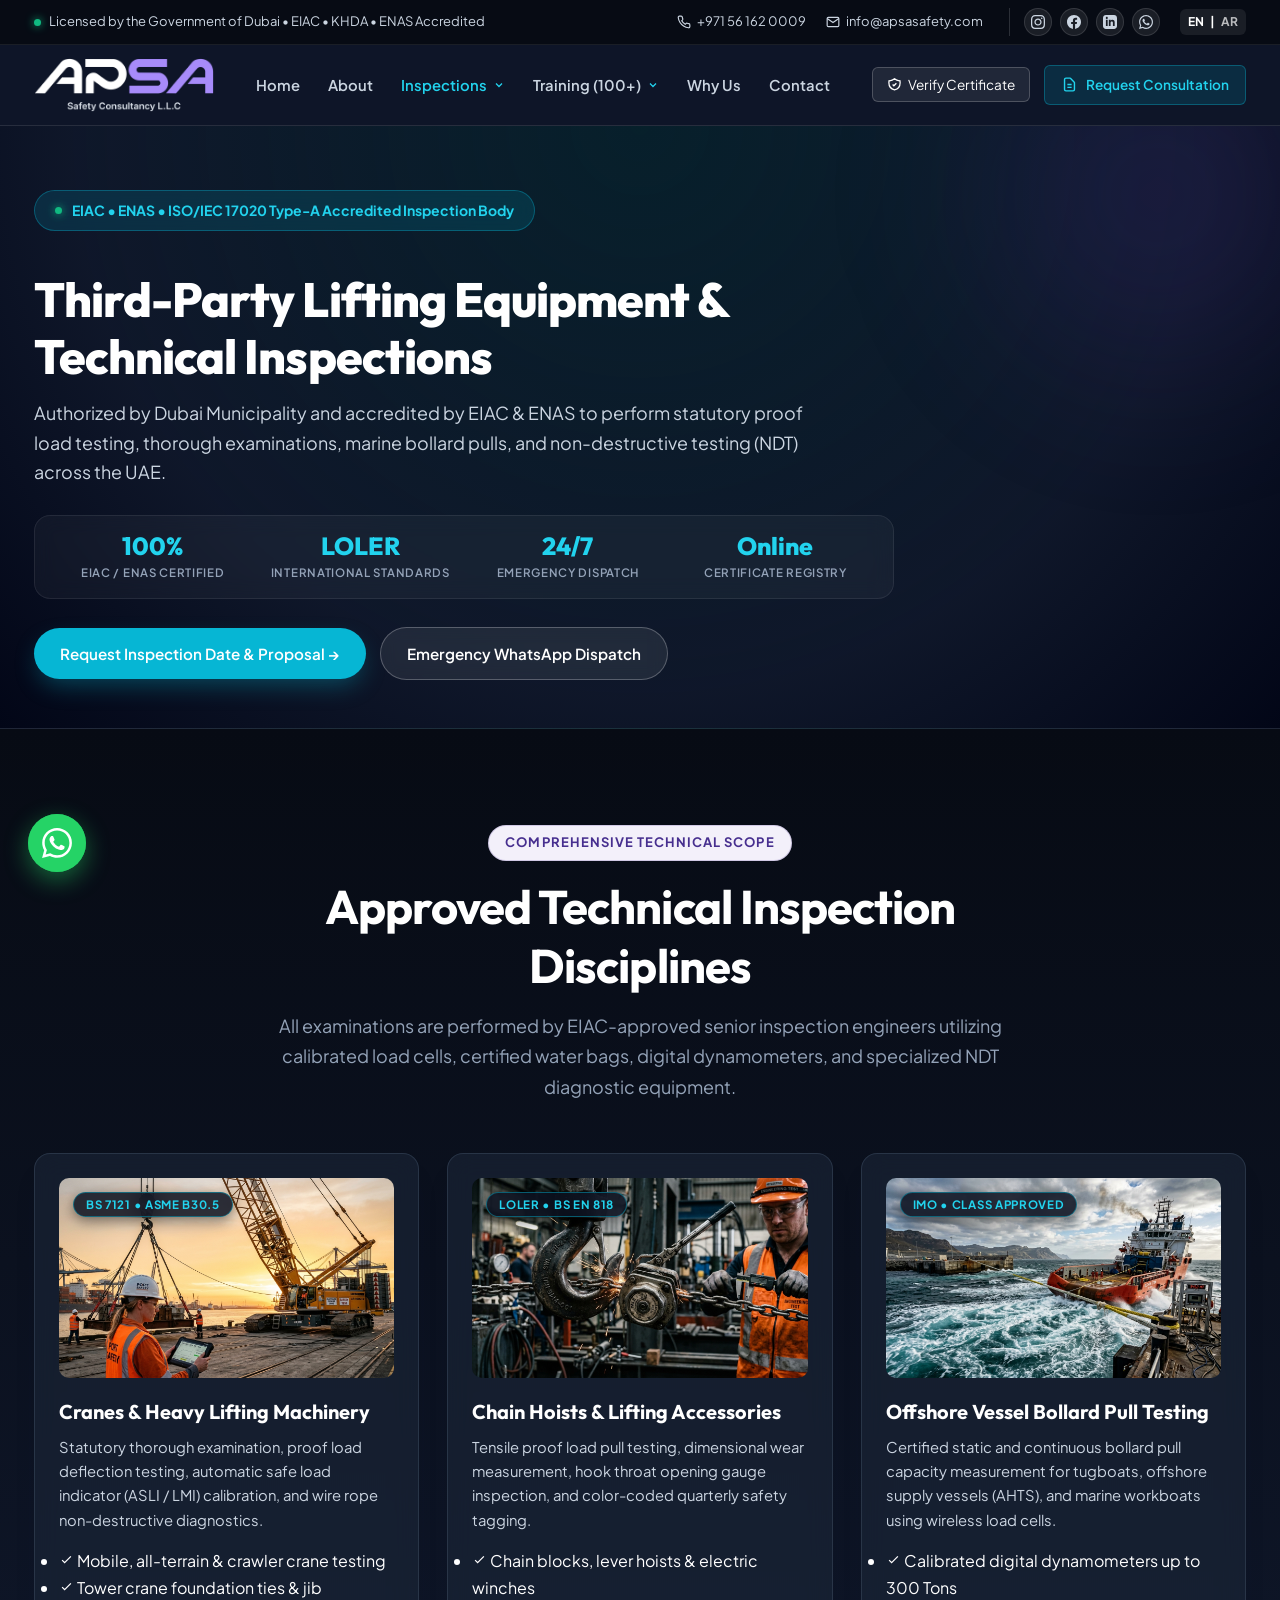
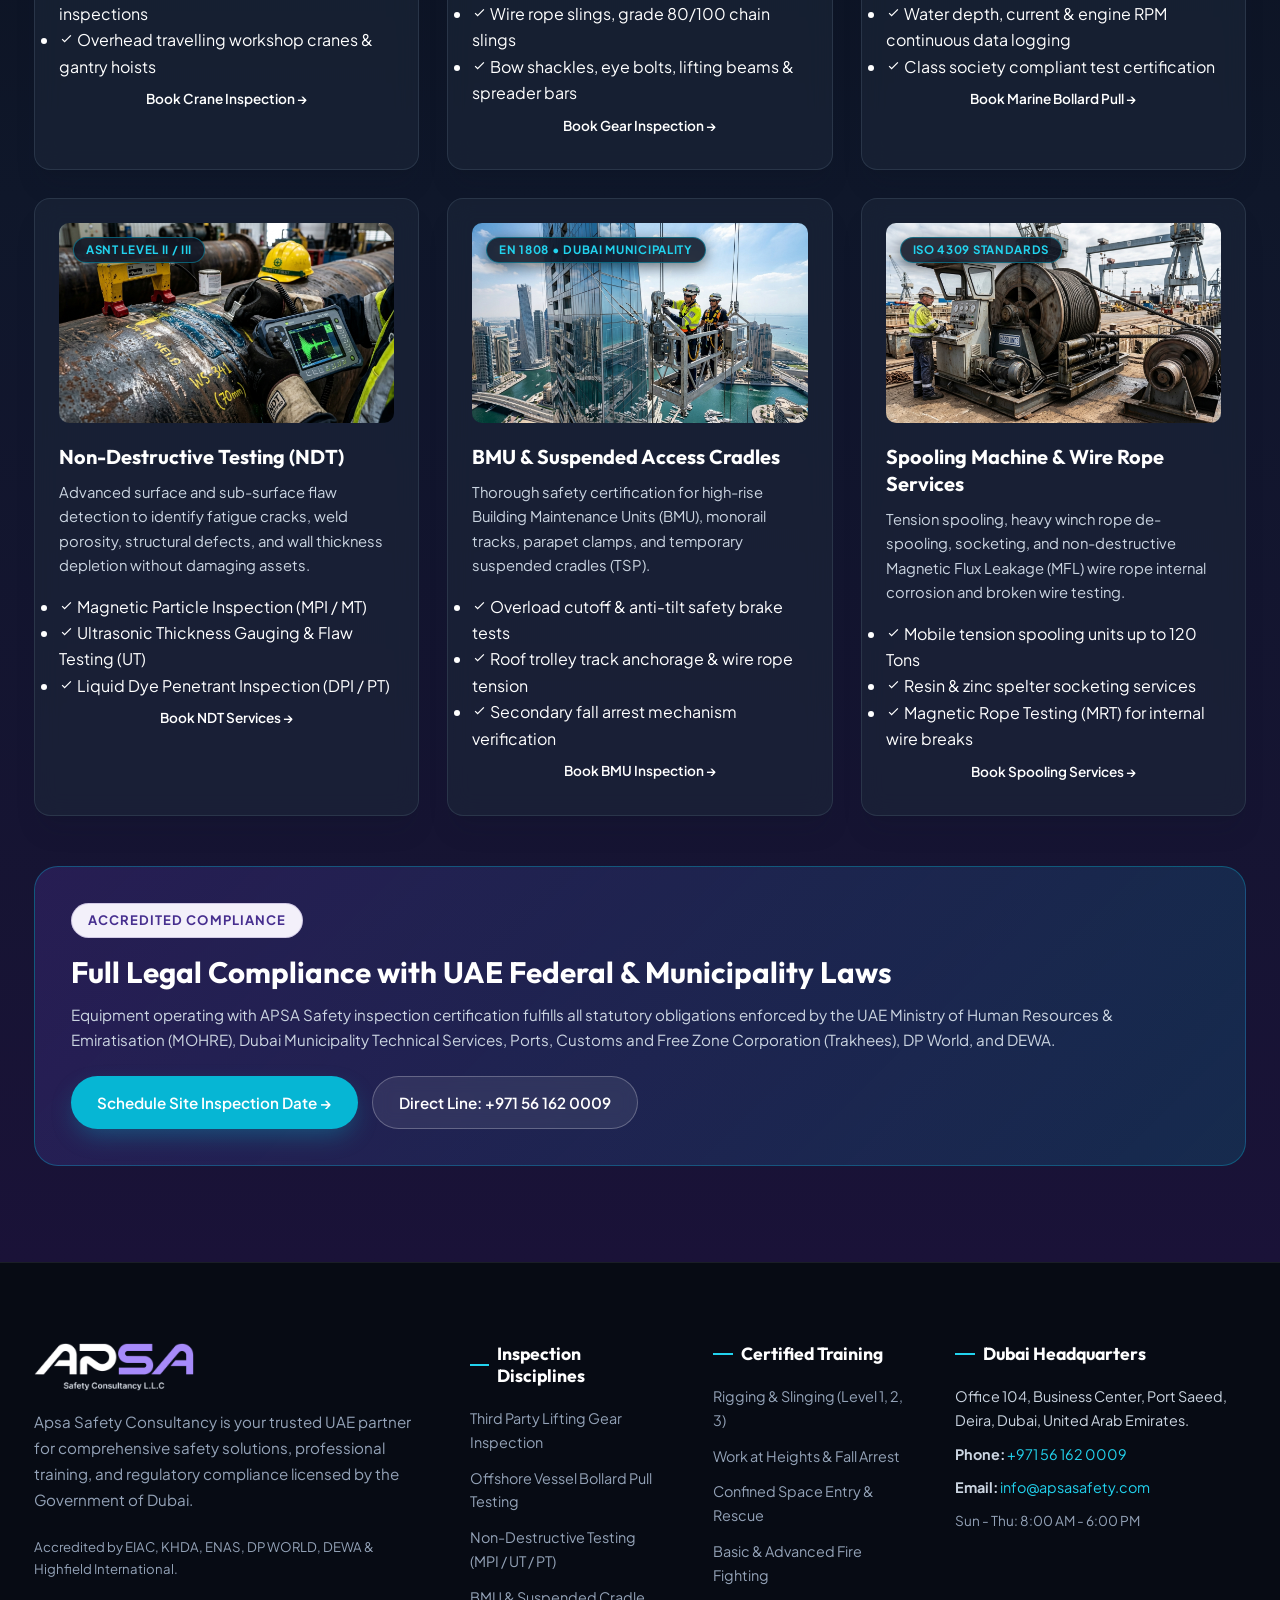
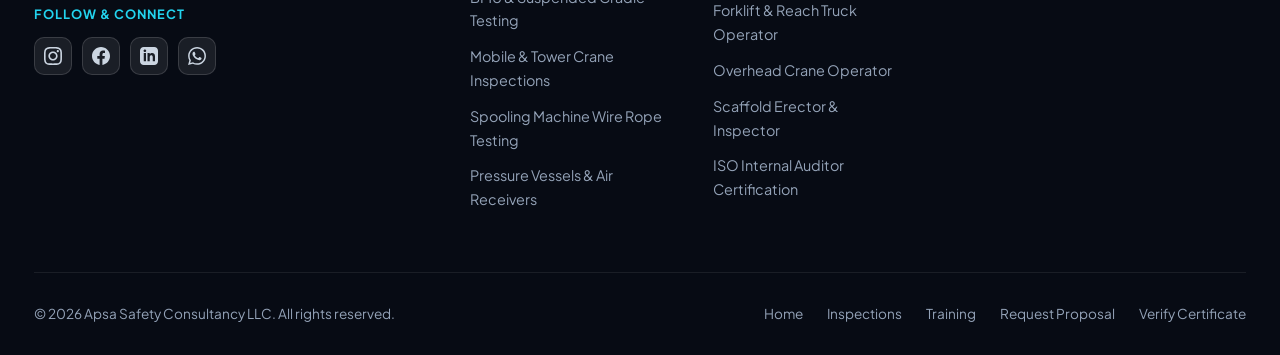
<file: inspections.html>
<!DOCTYPE html>
<html lang="en">
<head>
  <meta charset="UTF-8">
  <meta name="viewport" content="width=device-width, initial-scale=1.0">
  <meta http-equiv="X-UA-Compatible" content="ie=edge">
  
  <!-- SEO Primary Meta Tags -->
  <title>Third-Party Lifting Equipment &amp; Marine Inspections Dubai | APSA Safety</title>
  <meta name="description" content="EIAC &amp; ENAS accredited third-party lifting equipment inspection, marine bollard pull testing, NDT non-destructive testing, and BMU cradle certifications in Dubai, UAE.">
  <meta name="keywords" content="lifting inspection Dubai, third party inspection UAE, bollard pull testing, NDT testing Dubai, BMU inspection, crane certification, EIAC accredited inspection body">
  
  <!-- Google Fonts: Inter & Outfit -->
  <link rel="preconnect" href="https://fonts.googleapis.com">
  <link rel="preconnect" href="https://fonts.gstatic.com" crossorigin>
  <link href="https://fonts.googleapis.com/css2?family=Inter:wght@300;400;500;600;700;800&family=Outfit:wght@400;500;600;700;800;900&display=swap" rel="stylesheet">

  <!-- Favicon -->
  <link rel="icon" type="image/png" href="assets/LOGO PNG-01.png">

  <!-- Stylesheet -->
  <link rel="stylesheet" href="css/style.css">
</head>
<body>

  <!-- Accessible Skip Link -->
  <a href="#main-content" class="skip-link">Skip to main content</a>

  <!-- 1. Top Utility Header Bar -->
  <header class="top-bar">
    <div class="container">
      <div class="top-bar-badge">
        <span class="badge-dot"></span>
        <span>Licensed by the Government of Dubai &bull; EIAC &bull; KHDA &bull; ENAS Accredited</span>
      </div>
      <div class="top-bar-contact">
        <a href="tel:+971561620009">
          <svg width="14" height="14" fill="none" stroke="currentColor" stroke-width="2" viewBox="0 0 24 24"><path d="M22 16.92v3a2 2 0 01-2.18 2 19.79 19.79 0 01-8.63-3.07 19.5 19.5 0 01-6-6 19.79 19.79 0 01-3.07-8.67A2 2 0 014.11 2h3a2 2 0 012 1.72 12.84 12.84 0 00.7 2.81 2 2 0 01-.45 2.11L8.09 9.91a16 16 0 006 6l1.27-1.27a2 2 0 012.11-.45 12.84 12.84 0 002.81.7A2 2 0 0122 16.92z"></path></svg>
          +971 56 162 0009
        </a>
        <a href="mailto:info@apsasafety.com">
          <svg width="14" height="14" fill="none" stroke="currentColor" stroke-width="2" viewBox="0 0 24 24"><path d="M4 4h16c1.1 0 2 .9 2 2v12c0 1.1-.9 2-2 2H4c-1.1 0-2-.9-2-2V6c0-1.1.9-2 2-2z"></path><polyline points="22,6 12,13 2,6"></polyline></svg>
          info@apsasafety.com
        </a>

        <!-- Top Bar Social Icons -->
        <div class="top-bar-socials" aria-label="Social Media Links">
          <a href="https://www.instagram.com/apsasafety/" target="_blank" rel="noopener noreferrer" class="top-bar-social-link ig" title="Instagram" aria-label="Instagram">
            <svg width="14" height="14" fill="currentColor" viewBox="0 0 24 24"><path d="M12 2.163c3.204 0 3.584.012 4.85.07 3.252.148 4.771 1.691 4.919 4.919.058 1.265.069 1.645.069 4.849 0 3.205-.012 3.584-.069 4.849-.149 3.225-1.664 4.771-4.919 4.919-1.266.058-1.644.07-4.85.07-3.204 0-3.584-.012-4.849-.07-3.26-.149-4.771-1.699-4.919-4.92-.058-1.265-.07-1.644-.07-4.849 0-3.204.013-3.583.07-4.849.149-3.227 1.664-4.771 4.919-4.919 1.266-.057 1.645-.069 4.849-.069zm0-2.163c-3.259 0-3.667.014-4.947.072-4.358.2-6.78 2.618-6.98 6.98-.059 1.281-.073 1.689-.073 4.948 0 3.259.014 3.668.072 4.948.2 4.358 2.618 6.78 6.98 6.98 1.281.058 1.689.072 4.948.072 3.259 0 3.668-.014 4.948-.072 4.354-.2 6.782-2.618 6.979-6.98.059-1.28.073-1.689.073-4.948 0-3.259-.014-3.667-.072-4.947-.196-4.354-2.617-6.78-6.979-6.98-1.281-.059-1.69-.073-4.949-.073zm0 5.838c-3.403 0-6.162 2.759-6.162 6.162s2.759 6.163 6.162 6.163 6.162-2.759 6.162-6.163c0-3.403-2.759-6.162-6.162-6.162zm0 10.162c-2.209 0-4-1.79-4-4 0-2.209 1.791-4 4-4s4 1.791 4 4c0 2.21-1.791 4-4 4zm6.406-11.845c-.796 0-1.441.645-1.441 1.44s.645 1.44 1.441 1.44c.795 0 1.439-.645 1.439-1.44s-.644-1.44-1.439-1.44z"/></svg>
          </a>
          <a href="https://www.facebook.com/apsasafety/" target="_blank" rel="noopener noreferrer" class="top-bar-social-link fb" title="Facebook" aria-label="Facebook">
            <svg width="14" height="14" fill="currentColor" viewBox="0 0 24 24"><path d="M24 12.073c0-6.627-5.373-12-12-12s-12 5.373-12 12c0 5.99 4.388 10.954 10.125 11.854v-8.385H7.078v-3.47h3.047V9.43c0-3.007 1.792-4.669 4.533-4.669 1.312 0 2.686.235 2.686.235v2.953H15.83c-1.491 0-1.956.925-1.956 1.874v2.25h3.328l-.532 3.47h-2.796v8.385C19.612 23.027 24 18.062 24 12.073z"/></svg>
          </a>
          <a href="https://www.linkedin.com/company/apsa-safety/" target="_blank" rel="noopener noreferrer" class="top-bar-social-link li" title="LinkedIn" aria-label="LinkedIn">
            <svg width="14" height="14" fill="currentColor" viewBox="0 0 24 24"><path d="M19 0h-14c-2.761 0-5 2.239-5 5v14c0 2.761 2.239 5 5 5h14c2.762 0 5-2.239 5-5v-14c0-2.761-2.238-5-5-5zm-11 19h-3v-11h3v11zm-1.5-12.268c-.966 0-1.75-.79-1.75-1.764s.784-1.764 1.75-1.764 1.75.79 1.75 1.764-.783 1.764-1.75 1.764zm13.5 12.268h-3v-5.604c0-3.368-4-3.113-4 0v5.604h-3v-11h3v1.765c1.396-2.586 7-2.777 7 2.476v6.759z"/></svg>
          </a>
          <a href="https://wa.me/971561620009?text=Hello%2C%20I%E2%80%99d%20like%20to%20connect%20with%20Apsa%20Safety." target="_blank" rel="noopener noreferrer" class="top-bar-social-link wa" title="Direct WhatsApp" aria-label="WhatsApp">
            <svg width="14" height="14" fill="currentColor" viewBox="0 0 24 24"><path d="M.057 24l1.687-6.163c-1.041-1.804-1.588-3.849-1.587-5.946.003-6.556 5.338-11.891 11.893-11.891 3.181.001 6.167 1.24 8.413 3.488 2.245 2.248 3.481 5.236 3.48 8.414-.003 6.557-5.338 11.892-11.893 11.892-1.99-.001-3.951-.5-5.688-1.448l-6.305 1.654zm6.597-3.807c1.676.995 3.276 1.591 5.392 1.592 5.448 0 9.886-4.434 9.889-9.885.002-5.462-4.415-9.89-9.881-9.892-5.452 0-9.887 4.434-9.889 9.884-.001 2.225.651 3.891 1.746 5.634l-.999 3.648 3.742-.981zm11.387-5.464c-.074-.124-.272-.198-.57-.347-.297-.149-1.758-.868-2.031-.967-.272-.099-.47-.149-.669.149-.198.297-.768.967-.941 1.165-.173.198-.347.223-.644.074-.297-.149-1.255-.462-2.39-1.475-.883-.788-1.48-1.761-1.653-2.059-.173-.297-.018-.458.13-.606.134-.133.297-.347.446-.521.151-.172.2-.296.3-.495.099-.198.05-.372-.025-.521-.075-.148-.669-1.611-.916-2.206-.242-.579-.487-.501-.669-.51l-.57-.01c-.198 0-.52.074-.792.372s-1.04 1.016-1.04 2.479 1.065 2.876 1.213 3.074c.149.198 2.095 3.2 5.076 4.487.709.306 1.263.489 1.694.626.712.226 1.36.194 1.872.118.571-.085 1.758-.719 2.006-1.413.248-.695.248-1.29.173-1.414z"/></svg>
          </a>
        </div>

        <div class="lang-switch">
          <span>EN</span>
          <span>|</span>
          <span style="opacity: 0.7;">AR</span>
        </div>
      </div>
    </div>
  </header>

  <!-- 2. Sticky Navbar with Multi-Page Routing -->
  <nav class="main-nav" aria-label="Main Navigation">
    <div class="container nav-container">
      <a href="index.html" class="brand-logo" aria-label="Apsa Safety Consultancy Home">
        <div class="logo-wrapper">
          <img src="assets/logo-light.png" alt="Apsa Safety Consultancy Logo" class="logo-img" width="180" height="54">
        </div>
      </a>

      <ul class="nav-links">
        <li><a href="index.html" class="nav-link">Home</a></li>
        <li><a href="index.html#about" class="nav-link">About</a></li>
        
        <!-- Desktop Dropdown: Inspections -->
        <li class="nav-item-dropdown">
          <a href="inspections.html" class="nav-link nav-link-dropdown-btn active" style="color: var(--cyan-400);">
            <span>Inspections</span>
            <svg class="chevron" width="12" height="12" fill="none" stroke="currentColor" stroke-width="2.5" viewBox="0 0 24 24"><polyline points="6 9 12 15 18 9"></polyline></svg>
          </a>
          <div class="nav-dropdown-menu dropdown-inspections" role="menu">
            <div class="dropdown-header-label">
              <span>Inspection Disciplines</span>
              <span style="font-size: 0.68rem; opacity: 0.8;">EIAC &bull; ENAS</span>
            </div>
            <a href="inspections.html#disciplines" class="dropdown-item" role="menuitem">
              <div class="dropdown-item-icon">
                <svg width="15" height="15" fill="none" stroke="currentColor" stroke-width="2" viewBox="0 0 24 24"><path d="M12 22s8-4 8-10V5l-8-3-8 3v7c0 6 8 10 8 10z"></path></svg>
              </div>
              <div class="dropdown-item-content">
                <span class="dropdown-item-title">Lifting Equipment &amp; Cranes</span>
                <span class="dropdown-item-sub">Mobile, Tower &amp; Overhead Cranes</span>
              </div>
            </a>
            <a href="inspections.html#disciplines" class="dropdown-item" role="menuitem">
              <div class="dropdown-item-icon">
                <svg width="15" height="15" fill="none" stroke="currentColor" stroke-width="2" viewBox="0 0 24 24"><circle cx="12" cy="12" r="10"></circle><polyline points="12 6 12 12 14 14"></polyline></svg>
              </div>
              <div class="dropdown-item-content">
                <span class="dropdown-item-title">Marine Bollard Pull Testing</span>
                <span class="dropdown-item-sub">Offshore Vessels &amp; Calibrated Load Cells</span>
              </div>
            </a>
            <a href="inspections.html#disciplines" class="dropdown-item" role="menuitem">
              <div class="dropdown-item-icon">
                <svg width="15" height="15" fill="none" stroke="currentColor" stroke-width="2" viewBox="0 0 24 24"><path d="M14 2H6a2 2 0 00-2 2v16a2 2 0 002 2h12a2 2 0 002-2V8z"></path></svg>
              </div>
              <div class="dropdown-item-content">
                <span class="dropdown-item-title">NDT Testing (MPI / UT / PT)</span>
                <span class="dropdown-item-sub">Weld Integrity &amp; Flaw Detection</span>
              </div>
            </a>
            <a href="inspections.html#disciplines" class="dropdown-item" role="menuitem">
              <div class="dropdown-item-icon">
                <svg width="15" height="15" fill="none" stroke="currentColor" stroke-width="2" viewBox="0 0 24 24"><rect x="3" y="3" width="18" height="18" rx="2"></rect></svg>
              </div>
              <div class="dropdown-item-content">
                <span class="dropdown-item-title">BMU &amp; Suspended Cradles</span>
                <span class="dropdown-item-sub">Facade Access Systems &amp; Man Baskets</span>
              </div>
            </a>
            <a href="inspections.html" class="dropdown-footer-link">
              <span>View All Inspection Services</span>
              <svg width="14" height="14" fill="none" stroke="currentColor" stroke-width="2.5" viewBox="0 0 24 24"><path d="M5 12h14M12 5l7 7-7 7"></path></svg>
            </a>
          </div>
        </li>

        <!-- Desktop Mega-Menu: Training (100+) -->
        <li class="nav-item-dropdown">
          <a href="training.html" class="nav-link nav-link-dropdown-btn">
            <span>Training (100+)</span>
            <svg class="chevron" width="12" height="12" fill="none" stroke="currentColor" stroke-width="2.5" viewBox="0 0 24 24"><polyline points="6 9 12 15 18 9"></polyline></svg>
          </a>
          <div class="nav-dropdown-menu dropdown-training-mega" role="menu">
            <div>
              <div class="dropdown-header-label">
                <span>100+ Course Categories</span>
                <span style="font-size: 0.68rem; opacity: 0.8;">KHDA &bull; Highfield</span>
              </div>
              <a href="training.html#courses" class="dropdown-item" role="menuitem">
                <div class="dropdown-item-icon"><svg width="15" height="15" fill="none" stroke="currentColor" stroke-width="2" viewBox="0 0 24 24"><circle cx="12" cy="12" r="10"></circle><polyline points="12 6 12 12 16 14"></polyline></svg></div>
                <div class="dropdown-item-content"><span class="dropdown-item-title">Lifting &amp; Rigging (22+ Courses)</span><span class="dropdown-item-sub">Rigger Level 1, 2, 3 &bull; LOLER Signals</span></div>
              </a>
              <a href="training.html#courses" class="dropdown-item" role="menuitem">
                <div class="dropdown-item-icon"><svg width="15" height="15" fill="none" stroke="currentColor" stroke-width="2" viewBox="0 0 24 24"><rect x="3" y="3" width="18" height="18" rx="2"></rect></svg></div>
                <div class="dropdown-item-content"><span class="dropdown-item-title">Heavy Plant &amp; Forklift (18+)</span><span class="dropdown-item-sub">Counterbalance, Reach Truck, MEWP</span></div>
              </a>
              <a href="training.html#courses" class="dropdown-item" role="menuitem">
                <div class="dropdown-item-icon"><svg width="15" height="15" fill="none" stroke="currentColor" stroke-width="2" viewBox="0 0 24 24"><path d="M12 22s8-4 8-10V5l-8-3-8 3v7c0 6 8 10 8 10z"></path></svg></div>
                <div class="dropdown-item-content"><span class="dropdown-item-title">Working at Heights (16+)</span><span class="dropdown-item-sub">Scaffolding, Fall Arrest, Cradle BMU</span></div>
              </a>
              <a href="training.html#courses" class="dropdown-item" role="menuitem">
                <div class="dropdown-item-icon"><svg width="15" height="15" fill="none" stroke="currentColor" stroke-width="2" viewBox="0 0 24 24"><circle cx="12" cy="8" r="7"></circle></svg></div>
                <div class="dropdown-item-content"><span class="dropdown-item-title">Emergency &amp; First Aid (14+)</span><span class="dropdown-item-sub">Fire Warden &bull; DCAS First Aid &bull; CPR</span></div>
              </a>
            </div>
            <div class="dropdown-side-card">
              <div>
                <span class="section-badge" style="font-size: 0.68rem; padding: 3px 8px; margin-bottom: 8px;">Govt Accredited</span>
                <h4>Corporate On-Site Training</h4>
                <p>Tailored safety training batches at your warehouse, shipyard, or site across Dubai and the UAE.</p>
              </div>
              <a href="training.html" class="btn btn-cyan btn-sm btn-pill" style="width: 100%; justify-content: center; font-size: 0.82rem;">
                Browse All 100+ Courses &rarr;
              </a>
            </div>
          </div>
        </li>

        <li><a href="index.html#why-us" class="nav-link">Why Us</a></li>
        <li><a href="index.html#contact" class="nav-link">Contact</a></li>
      </ul>

      <div class="nav-actions">
        <!-- Verify Certificate Modal Trigger -->
        <button class="btn-verify-cert open-cert-modal">
          <svg width="15" height="15" fill="none" stroke="currentColor" stroke-width="2" viewBox="0 0 24 24"><path d="M9 12l2 2 4-4m5.618-4.016A11.955 11.955 0 0112 2.944a11.955 11.955 0 01-8.618 3.04A12.02 12.02 0 003 9c0 5.591 3.824 10.29 9 11.622 5.176-1.332 9-6.03 9-11.622 0-1.042-.133-2.052-.382-3.016z"></path></svg>
          Verify Certificate
        </button>

        <!-- Dedicated Request Consultation Page Link -->
        <a href="consultation.html" class="btn-sidebar-toggle" aria-label="Request Inspection Date &amp; Proposal">
          <svg width="17" height="17" fill="none" stroke="currentColor" stroke-width="2" viewBox="0 0 24 24"><path d="M9 12h6m-6 4h6m2 5H7a2 2 0 01-2-2V5a2 2 0 012-2h5.586a1 1 0 01.707.293l5.414 5.414a1 1 0 01.293.707V19a2 2 0 01-2 2z"></path></svg>
          Request Consultation
        </a>

        <button class="mobile-menu-btn open-sidebar-btn" aria-label="Toggle navigation menu" aria-controls="sidebarDrawer" aria-expanded="false">
          <span></span>
          <span></span>
          <span></span>
        </button>
      </div>
    </div>
  </nav>

  <!-- 3. Off-Canvas Sidebar Drawer for Mobile & Quick Navigation -->
  <div class="sidebar-backdrop" id="sidebarBackdrop"></div>
  <aside class="sidebar-drawer" id="sidebarDrawer" aria-label="Mobile Navigation Drawer" aria-hidden="true">
    <div class="sidebar-header">
      <div class="sidebar-brand">
        <a href="index.html" class="logo-wrapper" style="height: 42px;" aria-label="Apsa Safety Consultancy Home">
          <img src="assets/logo-light.png" alt="Apsa Safety Consultancy" class="logo-img" width="140" height="42">
        </a>
      </div>
      <button class="sidebar-close-btn" id="sidebarCloseBtn" aria-label="Close sidebar">
        <svg width="18" height="18" fill="none" stroke="currentColor" stroke-width="2" viewBox="0 0 24 24"><line x1="18" y1="6" x2="6" y2="18"></line><line x1="6" y1="6" x2="18" y2="18"></line></svg>
      </button>
    </div>

    <div class="sidebar-body">
      <div>
        <div class="sidebar-section-title">Navigation Menu</div>
        <ul class="sidebar-main-links">
          <li><a href="index.html" class="sidebar-main-link"><svg width="18" height="18" fill="none" stroke="currentColor" stroke-width="2" viewBox="0 0 24 24"><path d="M3 9l9-7 9 7v11a2 2 0 0 1-2 2H5a2 2 0 0 1-2-2z"></path></svg> Home</a></li>
          <li><a href="index.html#about" class="sidebar-main-link"><svg width="18" height="18" fill="none" stroke="currentColor" stroke-width="2" viewBox="0 0 24 24"><circle cx="12" cy="12" r="10"></circle><line x1="12" y1="16" x2="12" y2="12"></line><line x1="12" y1="8" x2="12.01" y2="8"></line></svg> About APSA Safety</a></li>

          <!-- Inspections Mobile Accordion -->
          <li class="sidebar-accordion open">
            <button type="button" class="accordion-trigger" aria-expanded="true">
              <span style="display: flex; align-items: center; gap: 10px; color: var(--cyan-400);">
                <svg width="18" height="18" fill="none" stroke="currentColor" stroke-width="2" viewBox="0 0 24 24"><path d="M12 22s8-4 8-10V5l-8-3-8 3v7c0 6 8 10 8 10z"></path></svg>
                Third-Party Inspections
              </span>
              <svg class="chevron" width="15" height="15" fill="none" stroke="currentColor" stroke-width="2" viewBox="0 0 24 24"><polyline points="6 9 12 15 18 9"></polyline></svg>
            </button>
            <div class="accordion-panel" style="display: block;">
              <ul class="sidebar-menu-list">
                <li><a href="inspections.html" style="color: var(--cyan-400); font-weight: 700;">&bull; View All Inspection Scope &rarr;</a></li>
                <li><a href="inspections.html#disciplines">&bull; Lifting Equipment &amp; Cranes</a></li>
                <li><a href="inspections.html#disciplines">&bull; Marine Bollard Pull Testing</a></li>
                <li><a href="inspections.html#disciplines">&bull; NDT Testing (MPI / UT / PT)</a></li>
                <li><a href="inspections.html#disciplines">&bull; BMU &amp; Suspended Cradles</a></li>
              </ul>
            </div>
          </li>

          <!-- Training Mobile Accordion -->
          <li class="sidebar-accordion">
            <button type="button" class="accordion-trigger" aria-expanded="false">
              <span style="display: flex; align-items: center; gap: 10px;">
                <svg width="18" height="18" fill="none" stroke="currentColor" stroke-width="2" viewBox="0 0 24 24"><path d="M22 10v6M2 10l10-5 10 5-10 5z"></path></svg>
                Accredited Training (100+)
              </span>
              <svg class="chevron" width="15" height="15" fill="none" stroke="currentColor" stroke-width="2" viewBox="0 0 24 24"><polyline points="6 9 12 15 18 9"></polyline></svg>
            </button>
            <div class="accordion-panel">
              <ul class="sidebar-menu-list">
                <li><a href="training.html" style="color: var(--cyan-400); font-weight: 700;">&bull; Explore All 100+ Courses &rarr;</a></li>
                <li><a href="training.html#courses">&bull; Lifting &amp; Rigging (22+)</a></li>
                <li><a href="training.html#courses">&bull; Heavy Plant &amp; Forklifts (18+)</a></li>
                <li><a href="training.html#courses">&bull; Working at Heights (16+)</a></li>
                <li><a href="training.html#courses">&bull; Emergency &amp; First Aid (14+)</a></li>
                <li><a href="training.html#courses">&bull; Confined Space &amp; HSE (20+)</a></li>
              </ul>
            </div>
          </li>

          <li><a href="index.html#approvals" class="sidebar-main-link"><svg width="18" height="18" fill="none" stroke="currentColor" stroke-width="2" viewBox="0 0 24 24"><circle cx="12" cy="8" r="7"></circle><polyline points="8.21 13.89 7 23 12 20 17 23 15.79 13.88"></polyline></svg> Official Accreditations</a></li>
          <li><a href="index.html#why-us" class="sidebar-main-link"><svg width="18" height="18" fill="none" stroke="currentColor" stroke-width="2" viewBox="0 0 24 24"><polygon points="12 2 15.09 8.26 22 9.27 17 14.14 18.18 21.02 12 17.77 5.82 21.02 7 14.14 2 9.27 8.91 8.26 12 2"></polygon></svg> Why Choose Us</a></li>
          <li><a href="index.html#contact" class="sidebar-main-link"><svg width="18" height="18" fill="none" stroke="currentColor" stroke-width="2" viewBox="0 0 24 24"><path d="M22 16.92v3a2 2 0 01-2.18 2 19.79 19.79 0 01-8.63-3.07 19.5 19.5 0 01-6-6 19.79 19.79 0 01-3.07-8.67A2 2 0 014.11 2h3a2 2 0 012 1.72 12.84 12.84 0 00.7 2.81 2 2 0 01-.45 2.11L8.09 9.91a16 16 0 006 6l1.27-1.27a2 2 0 012.11-.45 12.84 12.84 0 002.81.7A2 2 0 0122 16.92z"></path></svg> Contact Us &amp; Support</a></li>
        </ul>

        <!-- Action Buttons Inside Sidebar -->
        <div style="display: flex; flex-direction: column; gap: 10px; margin-top: 18px; margin-bottom: 24px;">
          <a href="consultation.html" class="btn btn-cyan btn-sm btn-pill" style="width: 100%; justify-content: center; gap: 8px;">
            <svg width="15" height="15" fill="none" stroke="currentColor" stroke-width="2.2" viewBox="0 0 24 24"><path d="M9 12h6m-6 4h6m2 5H7a2 2 0 01-2-2V5a2 2 0 012-2h5.586a1 1 0 01.707.293l5.414 5.414a1 1 0 01.293.707V19a2 2 0 01-2 2z"></path></svg>
            Request Consultation / Proposal
          </a>
          <button class="btn btn-outline-white btn-sm btn-pill open-cert-modal" style="width: 100%; justify-content: center; gap: 8px;">
            <svg width="15" height="15" fill="none" stroke="currentColor" stroke-width="2" viewBox="0 0 24 24"><path d="M9 12l2 2 4-4m5.618-4.016A11.955 11.955 0 0112 2.944a11.955 11.955 0 01-8.618 3.04A12.02 12.02 0 003 9c0 5.591 3.824 10.29 9 11.622 5.176-1.332 9-6.03 9-11.622 0-1.042-.133-2.052-.382-3.016z"></path></svg>
            Verify Official Certificate
          </button>
        </div>
      </div>

      <!-- Quick Assistance Card -->
      <div class="sidebar-contact-card" style="margin-top: auto;">
        <h4 style="font-size: 0.95rem; margin-bottom: 6px;">Need Emergency Inspection?</h4>
        <p style="font-size: 0.8rem; margin-bottom: 12px;">Contact our Dubai technical inspection coordinators for immediate site mobilization across the UAE.</p>
        
        <div class="sidebar-contact-item">
          <svg width="15" height="15" fill="none" stroke="currentColor" stroke-width="2" viewBox="0 0 24 24"><path d="M22 16.92v3a2 2 0 01-2.18 2 19.79 19.79 0 01-8.63-3.07 19.5 19.5 0 01-6-6 19.79 19.79 0 01-3.07-8.67A2 2 0 014.11 2h3a2 2 0 012 1.72 12.84 12.84 0 00.7 2.81 2 2 0 01-.45 2.11L8.09 9.91a16 16 0 006 6l1.27-1.27a2 2 0 012.11-.45 12.84 12.84 0 002.81.7A2 2 0 0122 16.92z"></path></svg>
          <a href="tel:+971561620009" style="color: inherit; font-size: 0.85rem; font-weight: 600;">+971 56 162 0009</a>
        </div>
        <div class="sidebar-contact-item">
          <svg width="15" height="15" fill="none" stroke="currentColor" stroke-width="2" viewBox="0 0 24 24"><path d="M4 4h16c1.1 0 2 .9 2 2v12c0 1.1-.9 2-2 2H4c-1.1 0-2-.9-2-2V6c0-1.1.9-2 2-2z"></path><polyline points="22,6 12,13 2,6"></polyline></svg>
          <a href="mailto:info@apsasafety.com" style="color: inherit; font-size: 0.85rem; font-weight: 600;">info@apsasafety.com</a>
        </div>

        <a href="https://wa.me/971561620009?text=Hello%2C%20I%E2%80%99d%20like%20to%20book%20an%20equipment%20inspection%20date." target="_blank" rel="noopener noreferrer" class="btn btn-cyan btn-sm btn-pill" style="width: 100%; margin-top: 12px; font-size: 0.82rem;">
          Chat on WhatsApp
        </a>

        <!-- Sidebar Socials -->
        <div class="sidebar-socials-block">
          <div class="sidebar-socials-label">Follow &amp; Connect:</div>
          <div class="social-icons-group">
            <a href="https://www.instagram.com/apsasafety/" target="_blank" rel="noopener noreferrer" class="social-btn social-ig" aria-label="Instagram" title="Instagram"><svg width="16" height="16" fill="currentColor" viewBox="0 0 24 24"><path d="M12 2.163c3.204 0 3.584.012 4.85.07 3.252.148 4.771 1.691 4.919 4.919.058 1.265.069 1.645.069 4.849 0 3.205-.012 3.584-.069 4.849-.149 3.225-1.664 4.771-4.919 4.919-1.266.058-1.644.07-4.85.07-3.204 0-3.584-.012-4.849-.07-3.26-.149-4.771-1.699-4.919-4.92-.058-1.265-.07-1.644-.07-4.849 0-3.204.013-3.583.07-4.849.149-3.227 1.664-4.771 4.919-4.919 1.266-.057 1.645-.069 4.849-.069zm0-2.163c-3.259 0-3.667.014-4.947.072-4.358.2-6.78 2.618-6.98 6.98-.059 1.281-.073 1.689-.073 4.948 0 3.259.014 3.668.072 4.948.2 4.358 2.618 6.78 6.98 6.98 1.281.058 1.689.072 4.948.072 3.259 0 3.668-.014 4.948-.072 4.354-.2 6.782-2.618 6.979-6.98.059-1.28.073-1.689.073-4.948 0-3.259-.014-3.667-.072-4.947-.196-4.354-2.617-6.78-6.979-6.98-1.281-.059-1.69-.073-4.949-.073zm0 5.838c-3.403 0-6.162 2.759-6.162 6.162s2.759 6.163 6.162 6.163 6.162-2.759 6.162-6.163c0-3.403-2.759-6.162-6.162-6.162zm0 10.162c-2.209 0-4-1.79-4-4 0-2.209 1.791-4 4-4s4 1.791 4 4c0 2.21-1.791 4-4 4zm6.406-11.845c-.796 0-1.441.645-1.441 1.44s.645 1.44 1.441 1.44c.795 0 1.439-.645 1.439-1.44s-.644-1.44-1.439-1.44z"/></svg></a>
            <a href="https://www.facebook.com/apsasafety/" target="_blank" rel="noopener noreferrer" class="social-btn social-fb" aria-label="Facebook" title="Facebook"><svg width="16" height="16" fill="currentColor" viewBox="0 0 24 24"><path d="M24 12.073c0-6.627-5.373-12-12-12s-12 5.373-12 12c0 5.99 4.388 10.954 10.125 11.854v-8.385H7.078v-3.47h3.047V9.43c0-3.007 1.792-4.669 4.533-4.669 1.312 0 2.686.235 2.686.235v2.953H15.83c-1.491 0-1.956.925-1.956 1.874v2.25h3.328l-.532 3.47h-2.796v8.385C19.612 23.027 24 18.062 24 12.073z"/></svg></a>
            <a href="https://www.linkedin.com/company/apsa-safety/" target="_blank" rel="noopener noreferrer" class="social-btn social-li" aria-label="LinkedIn" title="LinkedIn"><svg width="16" height="16" fill="currentColor" viewBox="0 0 24 24"><path d="M19 0h-14c-2.761 0-5 2.239-5 5v14c0 2.761 2.239 5 5 5h14c2.762 0 5-2.239 5-5v-14c0-2.761-2.238-5-5-5zm-11 19h-3v-11h3v11zm-1.5-12.268c-.966 0-1.75-.79-1.75-1.764s.784-1.764 1.75-1.764 1.75.79 1.75 1.764-.783 1.764-1.75 1.764zm13.5 12.268h-3v-5.604c0-3.368-4-3.113-4 0v5.604h-3v-11h3v1.765c1.396-2.586 7-2.777 7 2.476v6.759z"/></svg></a>
            <a href="https://wa.me/971561620009?text=Hello%2C%20I%E2%80%99d%20like%20to%20connect%20with%20Apsa%20Safety." target="_blank" rel="noopener noreferrer" class="social-btn social-wa" aria-label="WhatsApp" title="Direct WhatsApp"><svg width="16" height="16" fill="currentColor" viewBox="0 0 24 24"><path d="M.057 24l1.687-6.163c-1.041-1.804-1.588-3.849-1.587-5.946.003-6.556 5.338-11.891 11.893-11.891 3.181.001 6.167 1.24 8.413 3.488 2.245 2.248 3.481 5.236 3.48 8.414-.003 6.557-5.338 11.892-11.893 11.892-1.99-.001-3.951-.5-5.688-1.448l-6.305 1.654zm6.597-3.807c1.676.995 3.276 1.591 5.392 1.592 5.448 0 9.886-4.434 9.889-9.885.002-5.462-4.415-9.89-9.881-9.892-5.452 0-9.887 4.434-9.889 9.884-.001 2.225.651 3.891 1.746 5.634l-.999 3.648 3.742-.981zm11.387-5.464c-.074-.124-.272-.198-.57-.347-.297-.149-1.758-.868-2.031-.967-.272-.099-.47-.149-.669.149-.198.297-.768.967-.941 1.165-.173.198-.347.223-.644.074-.297-.149-1.255-.462-2.39-1.475-.883-.788-1.48-1.761-1.653-2.059-.173-.297-.018-.458.13-.606.134-.133.297-.347.446-.521.151-.172.2-.296.3-.495.099-.198.05-.372-.025-.521-.075-.148-.669-1.611-.916-2.206-.242-.579-.487-.501-.669-.51l-.57-.01c-.198 0-.52.074-.792.372s-1.04 1.016-1.04 2.479 1.065 2.876 1.213 3.074c.149.198 2.095 3.2 5.076 4.487.709.306 1.263.489 1.694.626.712.226 1.36.194 1.872.118.571-.085 1.758-.719 2.006-1.413.248-.695.248-1.29.173-1.414z"/></svg></a>
          </div>
        </div>
      </div>
    </div>
  </aside>

  <!-- MAIN CONTENT -->
  <main id="main-content">

    <!-- Subpage Hero Banner -->
    <section class="subpage-hero">
      <div class="container">
        <div class="subpage-hero-content">
          <span class="hero-badge">
            <span class="badge-dot"></span>
            EIAC &bull; ENAS &bull; ISO/IEC 17020 Type-A Accredited Inspection Body
          </span>
          <h1 class="subpage-title">Third-Party Lifting Equipment &amp; Technical Inspections</h1>
          <p class="subpage-desc">
            Authorized by Dubai Municipality and accredited by EIAC &amp; ENAS to perform statutory proof load testing, thorough examinations, marine bollard pulls, and non-destructive testing (NDT) across the UAE.
          </p>

          <div class="subpage-stats-bar">
            <div class="subpage-stat-item">
              <div class="subpage-stat-val">100%</div>
              <div class="subpage-stat-lbl">EIAC / ENAS Certified</div>
            </div>
            <div class="subpage-stat-item">
              <div class="subpage-stat-val">LOLER</div>
              <div class="subpage-stat-lbl">International Standards</div>
            </div>
            <div class="subpage-stat-item">
              <div class="subpage-stat-val">24/7</div>
              <div class="subpage-stat-lbl">Emergency Dispatch</div>
            </div>
            <div class="subpage-stat-item">
              <div class="subpage-stat-val">Online</div>
              <div class="subpage-stat-lbl">Certificate Registry</div>
            </div>
          </div>

          <div class="subpage-cta-group">
            <a href="consultation.html" class="btn btn-cyan btn-pill">
              Request Inspection Date &amp; Proposal &rarr;
            </a>
            <a href="https://wa.me/971561620009?text=Hello%2C%20I%E2%80%99d%20like%20to%20schedule%20an%20equipment%20inspection." target="_blank" rel="noopener noreferrer" class="btn btn-outline-white btn-pill">
              Emergency WhatsApp Dispatch
            </a>
          </div>
        </div>
      </div>
    </section>

    <!-- Inspection Disciplines Grid Section -->
    <section class="section section-dark" id="disciplines">
      <div class="container">
        
        <div class="section-header text-center" style="max-width: 760px; margin: 0 auto 50px auto;">
          <span class="section-badge badge-primary">Comprehensive Technical Scope</span>
          <h2 class="section-title">Approved Technical Inspection Disciplines</h2>
          <p class="section-desc">
            All examinations are performed by EIAC-approved senior inspection engineers utilizing calibrated load cells, certified water bags, digital dynamometers, and specialized NDT diagnostic equipment.
          </p>
        </div>

        <div class="scope-grid">

          <!-- Discipline 1: Mobile & Tower Cranes -->
          <div class="scope-card">
            <div class="card-media-box">
              <img src="assets/inspections/cranes-inspection.jpg" alt="Mobile and Tower Cranes Proof Load Testing" class="card-img" loading="lazy" width="600" height="400">
              <span class="card-badge">BS 7121 &bull; ASME B30.5</span>
            </div>
            <div class="scope-card-body">
              <h3 class="scope-title">Cranes &amp; Heavy Lifting Machinery</h3>
              <p class="scope-desc">Statutory thorough examination, proof load deflection testing, automatic safe load indicator (ASLI / LMI) calibration, and wire rope non-destructive diagnostics.</p>
              <ul class="scope-list">
                <li><svg width="15" height="15" fill="none" stroke="currentColor" stroke-width="2" viewBox="0 0 24 24"><path d="M5 13l4 4L19 7"/></svg> Mobile, all-terrain &amp; crawler crane testing</li>
                <li><svg width="15" height="15" fill="none" stroke="currentColor" stroke-width="2" viewBox="0 0 24 24"><path d="M5 13l4 4L19 7"/></svg> Tower crane foundation ties &amp; jib inspections</li>
                <li><svg width="15" height="15" fill="none" stroke="currentColor" stroke-width="2" viewBox="0 0 24 24"><path d="M5 13l4 4L19 7"/></svg> Overhead travelling workshop cranes &amp; gantry hoists</li>
              </ul>
              <div class="scope-action-footer">
                <a href="consultation.html" class="btn btn-outline-cyan btn-sm btn-pill" style="width: 100%; justify-content: center;">
                  Book Crane Inspection &rarr;
                </a>
              </div>
            </div>
          </div>

          <!-- Discipline 2: Lifting Accessories & Gear -->
          <div class="scope-card">
            <div class="card-media-box">
              <img src="assets/inspections/chain-hoist-inspection.jpg" alt="Chain Hoists and Lifting Gear Proof Load Testing" class="card-img" loading="lazy" width="600" height="400">
              <span class="card-badge">LOLER &bull; BS EN 818</span>
            </div>
            <div class="scope-card-body">
              <h3 class="scope-title">Chain Hoists &amp; Lifting Accessories</h3>
              <p class="scope-desc">Tensile proof load pull testing, dimensional wear measurement, hook throat opening gauge inspection, and color-coded quarterly safety tagging.</p>
              <ul class="scope-list">
                <li><svg width="15" height="15" fill="none" stroke="currentColor" stroke-width="2" viewBox="0 0 24 24"><path d="M5 13l4 4L19 7"/></svg> Chain blocks, lever hoists &amp; electric winches</li>
                <li><svg width="15" height="15" fill="none" stroke="currentColor" stroke-width="2" viewBox="0 0 24 24"><path d="M5 13l4 4L19 7"/></svg> Wire rope slings, grade 80/100 chain slings</li>
                <li><svg width="15" height="15" fill="none" stroke="currentColor" stroke-width="2" viewBox="0 0 24 24"><path d="M5 13l4 4L19 7"/></svg> Bow shackles, eye bolts, lifting beams &amp; spreader bars</li>
              </ul>
              <div class="scope-action-footer">
                <a href="consultation.html" class="btn btn-outline-cyan btn-sm btn-pill" style="width: 100%; justify-content: center;">
                  Book Gear Inspection &rarr;
                </a>
              </div>
            </div>
          </div>

          <!-- Discipline 3: Marine Bollard Pull Testing -->
          <div class="scope-card">
            <div class="card-media-box">
              <img src="assets/inspections/bollard-pull-marine.jpg" alt="Offshore Vessel Bollard Pull Testing" class="card-img" loading="lazy" width="600" height="400">
              <span class="card-badge">IMO &bull; Class Approved</span>
            </div>
            <div class="scope-card-body">
              <h3 class="scope-title">Offshore Vessel Bollard Pull Testing</h3>
              <p class="scope-desc">Certified static and continuous bollard pull capacity measurement for tugboats, offshore supply vessels (AHTS), and marine workboats using wireless load cells.</p>
              <ul class="scope-list">
                <li><svg width="15" height="15" fill="none" stroke="currentColor" stroke-width="2" viewBox="0 0 24 24"><path d="M5 13l4 4L19 7"/></svg> Calibrated digital dynamometers up to 300 Tons</li>
                <li><svg width="15" height="15" fill="none" stroke="currentColor" stroke-width="2" viewBox="0 0 24 24"><path d="M5 13l4 4L19 7"/></svg> Water depth, current &amp; engine RPM continuous data logging</li>
                <li><svg width="15" height="15" fill="none" stroke="currentColor" stroke-width="2" viewBox="0 0 24 24"><path d="M5 13l4 4L19 7"/></svg> Class society compliant test certification</li>
              </ul>
              <div class="scope-action-footer">
                <a href="consultation.html" class="btn btn-outline-cyan btn-sm btn-pill" style="width: 100%; justify-content: center;">
                  Book Marine Bollard Pull &rarr;
                </a>
              </div>
            </div>
          </div>

          <!-- Discipline 4: Non-Destructive Testing (NDT) -->
          <div class="scope-card">
            <div class="card-media-box">
              <img src="assets/inspections/ndt-testing.jpg" alt="Non-Destructive Testing MPI UT PT" class="card-img" loading="lazy" width="600" height="400">
              <span class="card-badge">ASNT Level II / III</span>
            </div>
            <div class="scope-card-body">
              <h3 class="scope-title">Non-Destructive Testing (NDT)</h3>
              <p class="scope-desc">Advanced surface and sub-surface flaw detection to identify fatigue cracks, weld porosity, structural defects, and wall thickness depletion without damaging assets.</p>
              <ul class="scope-list">
                <li><svg width="15" height="15" fill="none" stroke="currentColor" stroke-width="2" viewBox="0 0 24 24"><path d="M5 13l4 4L19 7"/></svg> Magnetic Particle Inspection (MPI / MT)</li>
                <li><svg width="15" height="15" fill="none" stroke="currentColor" stroke-width="2" viewBox="0 0 24 24"><path d="M5 13l4 4L19 7"/></svg> Ultrasonic Thickness Gauging &amp; Flaw Testing (UT)</li>
                <li><svg width="15" height="15" fill="none" stroke="currentColor" stroke-width="2" viewBox="0 0 24 24"><path d="M5 13l4 4L19 7"/></svg> Liquid Dye Penetrant Inspection (DPI / PT)</li>
              </ul>
              <div class="scope-action-footer">
                <a href="consultation.html" class="btn btn-outline-cyan btn-sm btn-pill" style="width: 100%; justify-content: center;">
                  Book NDT Services &rarr;
                </a>
              </div>
            </div>
          </div>

          <!-- Discipline 5: BMU & Suspended Cradles -->
          <div class="scope-card">
            <div class="card-media-box">
              <img src="assets/inspections/bmu-cradle-inspection.jpg" alt="BMU Cradle Inspection and Load Testing" class="card-img" loading="lazy" width="600" height="400">
              <span class="card-badge">EN 1808 &bull; Dubai Municipality</span>
            </div>
            <div class="scope-card-body">
              <h3 class="scope-title">BMU &amp; Suspended Access Cradles</h3>
              <p class="scope-desc">Thorough safety certification for high-rise Building Maintenance Units (BMU), monorail tracks, parapet clamps, and temporary suspended cradles (TSP).</p>
              <ul class="scope-list">
                <li><svg width="15" height="15" fill="none" stroke="currentColor" stroke-width="2" viewBox="0 0 24 24"><path d="M5 13l4 4L19 7"/></svg> Overload cutoff &amp; anti-tilt safety brake tests</li>
                <li><svg width="15" height="15" fill="none" stroke="currentColor" stroke-width="2" viewBox="0 0 24 24"><path d="M5 13l4 4L19 7"/></svg> Roof trolley track anchorage &amp; wire rope tension</li>
                <li><svg width="15" height="15" fill="none" stroke="currentColor" stroke-width="2" viewBox="0 0 24 24"><path d="M5 13l4 4L19 7"/></svg> Secondary fall arrest mechanism verification</li>
              </ul>
              <div class="scope-action-footer">
                <a href="consultation.html" class="btn btn-outline-cyan btn-sm btn-pill" style="width: 100%; justify-content: center;">
                  Book BMU Inspection &rarr;
                </a>
              </div>
            </div>
          </div>

          <!-- Discipline 6: Spooling Machine & Wire Ropes -->
          <div class="scope-card">
            <div class="card-media-box">
              <img src="assets/inspections/spooling-machine.jpg" alt="Spooling Machine and Heavy Wire Rope Services" class="card-img" loading="lazy" width="600" height="400">
              <span class="card-badge">ISO 4309 Standards</span>
            </div>
            <div class="scope-card-body">
              <h3 class="scope-title">Spooling Machine &amp; Wire Rope Services</h3>
              <p class="scope-desc">Tension spooling, heavy winch rope de-spooling, socketing, and non-destructive Magnetic Flux Leakage (MFL) wire rope internal corrosion and broken wire testing.</p>
              <ul class="scope-list">
                <li><svg width="15" height="15" fill="none" stroke="currentColor" stroke-width="2" viewBox="0 0 24 24"><path d="M5 13l4 4L19 7"/></svg> Mobile tension spooling units up to 120 Tons</li>
                <li><svg width="15" height="15" fill="none" stroke="currentColor" stroke-width="2" viewBox="0 0 24 24"><path d="M5 13l4 4L19 7"/></svg> Resin &amp; zinc spelter socketing services</li>
                <li><svg width="15" height="15" fill="none" stroke="currentColor" stroke-width="2" viewBox="0 0 24 24"><path d="M5 13l4 4L19 7"/></svg> Magnetic Rope Testing (MRT) for internal wire breaks</li>
              </ul>
              <div class="scope-action-footer">
                <a href="consultation.html" class="btn btn-outline-cyan btn-sm btn-pill" style="width: 100%; justify-content: center;">
                  Book Spooling Services &rarr;
                </a>
              </div>
            </div>
          </div>

        </div>

        <!-- Inspection Compliance Matrix -->
        <div class="corporate-banner-box" style="margin-top: 50px;">
          <div class="corporate-banner-content">
            <span class="section-badge badge-primary">Accredited Compliance</span>
            <h2 style="font-size: 1.85rem; color: #FFFFFF; margin-bottom: 12px;">Full Legal Compliance with UAE Federal &amp; Municipality Laws</h2>
            <p style="color: #CBD5E1; font-size: 0.95rem; line-height: 1.6; margin-bottom: 24px;">
              Equipment operating with APSA Safety inspection certification fulfills all statutory obligations enforced by the UAE Ministry of Human Resources &amp; Emiratisation (MOHRE), Dubai Municipality Technical Services, Ports, Customs and Free Zone Corporation (Trakhees), DP World, and DEWA.
            </p>
            <div style="display: flex; gap: 14px; flex-wrap: wrap;">
              <a href="consultation.html" class="btn btn-cyan btn-pill">
                Schedule Site Inspection Date &rarr;
              </a>
              <a href="tel:+971561620009" class="btn btn-outline-white btn-pill">
                Direct Line: +971 56 162 0009
              </a>
            </div>
          </div>
        </div>

      </div>
    </section>

  </main>

  <!-- Site Footer -->
  <footer class="site-footer">
    <div class="container">
      <div class="footer-grid">
        <div class="footer-brand">
          <a href="index.html" class="logo-wrapper" style="height: 48px; margin-bottom: 16px;" aria-label="Apsa Safety Consultancy Home">
            <img src="assets/logo-light.png" alt="Apsa Safety Consultancy" class="logo-img" width="160" height="48">
          </a>
          <p>Apsa Safety Consultancy is your trusted UAE partner for comprehensive safety solutions, professional training, and regulatory compliance licensed by the Government of Dubai.</p>
          <div style="font-size: 0.825rem; color: #94A3B8;">
            Accredited by EIAC, KHDA, ENAS, DP WORLD, DEWA &amp; Highfield International.
          </div>

          <div class="footer-social-wrapper">
            <div class="footer-social-label">Follow &amp; Connect</div>
            <div class="social-icons-group">
              <a href="https://www.instagram.com/apsasafety/" target="_blank" rel="noopener noreferrer" class="social-btn social-ig" aria-label="Follow Apsa Safety on Instagram" title="Instagram"><svg width="18" height="18" fill="currentColor" viewBox="0 0 24 24"><path d="M12 2.163c3.204 0 3.584.012 4.85.07 3.252.148 4.771 1.691 4.919 4.919.058 1.265.069 1.645.069 4.849 0 3.205-.012 3.584-.069 4.849-.149 3.225-1.664 4.771-4.919 4.919-1.266.058-1.644.07-4.85.07-3.204 0-3.584-.012-4.849-.07-3.26-.149-4.771-1.699-4.919-4.92-.058-1.265-.07-1.644-.07-4.849 0-3.204.013-3.583.07-4.849.149-3.227 1.664-4.771 4.919-4.919 1.266-.057 1.645-.069 4.849-.069zm0-2.163c-3.259 0-3.667.014-4.947.072-4.358.2-6.78 2.618-6.98 6.98-.059 1.281-.073 1.689-.073 4.948 0 3.259.014 3.668.072 4.948.2 4.358 2.618 6.78 6.98 6.98 1.281.058 1.689.072 4.948.072 3.259 0 3.668-.014 4.948-.072 4.354-.2 6.782-2.618 6.979-6.98.059-1.28.073-1.689.073-4.948 0-3.259-.014-3.667-.072-4.947-.196-4.354-2.617-6.78-6.979-6.98-1.281-.059-1.69-.073-4.949-.073zm0 5.838c-3.403 0-6.162 2.759-6.162 6.162s2.759 6.163 6.162 6.163 6.162-2.759 6.162-6.163c0-3.403-2.759-6.162-6.162-6.162zm0 10.162c-2.209 0-4-1.79-4-4 0-2.209 1.791-4 4-4s4 1.791 4 4c0 2.21-1.791 4-4 4zm6.406-11.845c-.796 0-1.441.645-1.441 1.44s.645 1.44 1.441 1.44c.795 0 1.439-.645 1.439-1.44s-.644-1.44-1.439-1.44z"/></svg></a>
              <a href="https://www.facebook.com/apsasafety/" target="_blank" rel="noopener noreferrer" class="social-btn social-fb" aria-label="Follow Apsa Safety on Facebook" title="Facebook"><svg width="18" height="18" fill="currentColor" viewBox="0 0 24 24"><path d="M24 12.073c0-6.627-5.373-12-12-12s-12 5.373-12 12c0 5.99 4.388 10.954 10.125 11.854v-8.385H7.078v-3.47h3.047V9.43c0-3.007 1.792-4.669 4.533-4.669 1.312 0 2.686.235 2.686.235v2.953H15.83c-1.491 0-1.956.925-1.956 1.874v2.25h3.328l-.532 3.47h-2.796v8.385C19.612 23.027 24 18.062 24 12.073z"/></svg></a>
              <a href="https://www.linkedin.com/company/apsa-safety/" target="_blank" rel="noopener noreferrer" class="social-btn social-li" aria-label="Connect with Apsa Safety on LinkedIn" title="LinkedIn"><svg width="18" height="18" fill="currentColor" viewBox="0 0 24 24"><path d="M19 0h-14c-2.761 0-5 2.239-5 5v14c0 2.761 2.239 5 5 5h14c2.762 0 5-2.239 5-5v-14c0-2.761-2.238-5-5-5zm-11 19h-3v-11h3v11zm-1.5-12.268c-.966 0-1.75-.79-1.75-1.764s.784-1.764 1.75-1.764 1.75.79 1.75 1.764-.783 1.764-1.75 1.764zm13.5 12.268h-3v-5.604c0-3.368-4-3.113-4 0v5.604h-3v-11h3v1.765c1.396-2.586 7-2.777 7 2.476v6.759z"/></svg></a>
              <a href="https://wa.me/971561620009?text=Hello%2C%20I%E2%80%99d%20like%20to%20connect%20with%20Apsa%20Safety." target="_blank" rel="noopener noreferrer" class="social-btn social-wa" aria-label="Chat directly on WhatsApp" title="Direct WhatsApp"><svg width="18" height="18" fill="currentColor" viewBox="0 0 24 24"><path d="M.057 24l1.687-6.163c-1.041-1.804-1.588-3.849-1.587-5.946.003-6.556 5.338-11.891 11.893-11.891 3.181.001 6.167 1.24 8.413 3.488 2.245 2.248 3.481 5.236 3.48 8.414-.003 6.557-5.338 11.892-11.893 11.892-1.99-.001-3.951-.5-5.688-1.448l-6.305 1.654zm6.597-3.807c1.676.995 3.276 1.591 5.392 1.592 5.448 0 9.886-4.434 9.889-9.885.002-5.462-4.415-9.89-9.881-9.892-5.452 0-9.887 4.434-9.889 9.884-.001 2.225.651 3.891 1.746 5.634l-.999 3.648 3.742-.981zm11.387-5.464c-.074-.124-.272-.198-.57-.347-.297-.149-1.758-.868-2.031-.967-.272-.099-.47-.149-.669.149-.198.297-.768.967-.941 1.165-.173.198-.347.223-.644.074-.297-.149-1.255-.462-2.39-1.475-.883-.788-1.48-1.761-1.653-2.059-.173-.297-.018-.458.13-.606.134-.133.297-.347.446-.521.151-.172.2-.296.3-.495.099-.198.05-.372-.025-.521-.075-.148-.669-1.611-.916-2.206-.242-.579-.487-.501-.669-.51l-.57-.01c-.198 0-.52.074-.792.372s-1.04 1.016-1.04 2.479 1.065 2.876 1.213 3.074c.149.198 2.095 3.2 5.076 4.487.709.306 1.263.489 1.694.626.712.226 1.36.194 1.872.118.571-.085 1.758-.719 2.006-1.413.248-.695.248-1.29.173-1.414z"/></svg></a>
          </div>
        </div>
      </div>

      <div class="footer-col">
        <h4>Inspection Disciplines</h4>
        <ul class="footer-links">
          <li><a href="inspections.html">Third Party Lifting Gear Inspection</a></li>
          <li><a href="inspections.html">Offshore Vessel Bollard Pull Testing</a></li>
          <li><a href="inspections.html">Non-Destructive Testing (MPI / UT / PT)</a></li>
          <li><a href="inspections.html">BMU &amp; Suspended Cradle Testing</a></li>
          <li><a href="inspections.html">Mobile &amp; Tower Crane Inspections</a></li>
          <li><a href="inspections.html">Spooling Machine Wire Rope Testing</a></li>
          <li><a href="inspections.html">Pressure Vessels &amp; Air Receivers</a></li>
        </ul>
      </div>

      <div class="footer-col">
        <h4>Certified Training</h4>
        <ul class="footer-links">
          <li><a href="training.html">Rigging &amp; Slinging (Level 1, 2, 3)</a></li>
          <li><a href="training.html">Work at Heights &amp; Fall Arrest</a></li>
          <li><a href="training.html">Confined Space Entry &amp; Rescue</a></li>
          <li><a href="training.html">Basic &amp; Advanced Fire Fighting</a></li>
          <li><a href="training.html">Forklift &amp; Reach Truck Operator</a></li>
          <li><a href="training.html">Overhead Crane Operator</a></li>
          <li><a href="training.html">Scaffold Erector &amp; Inspector</a></li>
          <li><a href="training.html">ISO Internal Auditor Certification</a></li>
        </ul>
      </div>

      <div class="footer-col">
        <h4>Dubai Headquarters</h4>
        <p style="color: #CBD5E1; font-size: 0.9rem; margin-bottom: 10px;">
          Office 104, Business Center, Port Saeed, Deira, Dubai, United Arab Emirates.
        </p>
        <p style="color: #CBD5E1; font-size: 0.9rem; margin-bottom: 10px;">
          <strong>Phone:</strong> <a href="tel:+971561620009" style="color: var(--cyan-400);">+971 56 162 0009</a>
        </p>
        <p style="color: #CBD5E1; font-size: 0.9rem; margin-bottom: 10px;">
          <strong>Email:</strong> <a href="mailto:info@apsasafety.com" style="color: var(--cyan-400);">info@apsasafety.com</a>
        </p>
        <p style="color: #94A3B8; font-size: 0.85rem;">
          Sun - Thu: 8:00 AM - 6:00 PM
        </p>
      </div>
    </div>

    <div class="footer-bottom">
      <div>&copy; 2026 Apsa Safety Consultancy LLC. All rights reserved.</div>
      <div style="display: flex; gap: 24px;">
        <a href="index.html">Home</a>
        <a href="inspections.html">Inspections</a>
        <a href="training.html">Training</a>
        <a href="consultation.html">Request Proposal</a>
        <a href="#" class="open-cert-modal">Verify Certificate</a>
      </div>
    </div>
  </div>
  </footer>

  <!-- Floating Pulsing WhatsApp Button -->
  <div class="floating-wa-wrapper">
    <span class="wa-pulse"></span>
    <a href="https://wa.me/971561620009?text=Hello%2C%20I%E2%80%99d%20like%20to%20schedule%20an%20equipment%20inspection." 
       target="_blank" 
       class="floating-wa-btn" 
       aria-label="Chat with Apsa Safety on WhatsApp">
      <svg width="30" height="30" fill="currentColor" viewBox="0 0 24 24">
        <path d="M.057 24l1.687-6.163c-1.041-1.804-1.588-3.849-1.587-5.946.003-6.556 5.338-11.891 11.893-11.891 3.181.001 6.167 1.24 8.413 3.488 2.245 2.248 3.481 5.236 3.48 8.414-.003 6.557-5.338 11.892-11.893 11.892-1.99-.001-3.951-.5-5.688-1.448l-6.305 1.654zm6.597-3.807c1.676.995 3.276 1.591 5.392 1.592 5.448 0 9.886-4.434 9.889-9.885.002-5.462-4.415-9.89-9.881-9.892-5.452 0-9.887 4.434-9.889 9.884-.001 2.225.651 3.891 1.746 5.634l-.999 3.648 3.742-.981zm11.387-5.464c-.074-.124-.272-.198-.57-.347-.297-.149-1.758-.868-2.031-.967-.272-.099-.47-.149-.669.149-.198.297-.768.967-.941 1.165-.173.198-.347.223-.644.074-.297-.149-1.255-.462-2.39-1.475-.883-.788-1.48-1.761-1.653-2.059-.173-.297-.018-.458.13-.606.134-.133.297-.347.446-.521.151-.172.2-.296.3-.495.099-.198.05-.372-.025-.521-.075-.148-.669-1.611-.916-2.206-.242-.579-.487-.501-.669-.51l-.57-.01c-.198 0-.52.074-.792.372s-1.04 1.016-1.04 2.479 1.065 2.876 1.213 3.074c.149.198 2.095 3.2 5.076 4.487.709.306 1.263.489 1.694.626.712.226 1.36.194 1.872.118.571-.085 1.758-.719 2.006-1.413.248-.695.248-1.29.173-1.414z"/>
      </svg>
    </a>
  </div>

  <!-- Back to Top Button -->
  <a href="#" class="floating-back-to-top" id="backToTopBtn" aria-label="Scroll back to top">
    <svg width="20" height="20" fill="none" stroke="currentColor" stroke-width="2.5" viewBox="0 0 24 24"><polyline points="18 15 12 9 6 15"></polyline></svg>
  </a>

  <!-- Modals -->
  <!-- 1. Verify Certificate Modal -->
  <div class="modal-backdrop" id="certModal" role="dialog" aria-modal="true" aria-labelledby="certModalTitle">
    <div class="modal-card">
      <button class="modal-close-btn" id="certModalClose" aria-label="Close certificate verification modal">
        <svg width="18" height="18" fill="none" stroke="currentColor" stroke-width="2" viewBox="0 0 24 24"><line x1="18" y1="6" x2="6" y2="18"></line><line x1="6" y1="6" x2="18" y2="18"></line></svg>
      </button>

      <span class="section-badge" style="margin-bottom: 12px;">Official Registry</span>
      <h3 id="certModalTitle" style="font-size: 1.4rem; margin-bottom: 12px; color: #FFFFFF;">Verify Certificate</h3>
      <p style="font-size: 0.9rem; color: #94A3B8; margin-bottom: 24px;">Enter your certificate or equipment inspection card serial number to verify official validity registered with EIAC and KHDA.</p>

      <form id="certVerifyForm">
        <div style="margin-bottom: 18px;">
          <label for="certNumberInput" style="display: block; font-size: 0.85rem; font-weight: 600; color: #CBD5E1; margin-bottom: 8px;">Certificate Serial / Card ID *</label>
          <input type="text" id="certNumberInput" required placeholder="e.g. APSA-2026-8891" style="width: 100%; padding: 13px 16px; border-radius: 8px; border: 1.5px solid #334155; background: #0F172A; color: white; font-family: inherit;">
        </div>

        <button type="submit" class="btn btn-cyan btn-pill" style="width: 100%;">
          Verify Certificate
        </button>

        <div id="certResultBox" style="display: none;"></div>
      </form>
    </div>
  </div>

  <!-- Application Script -->
  <script src="js/app.js"></script>
</body>
</html>
</file>
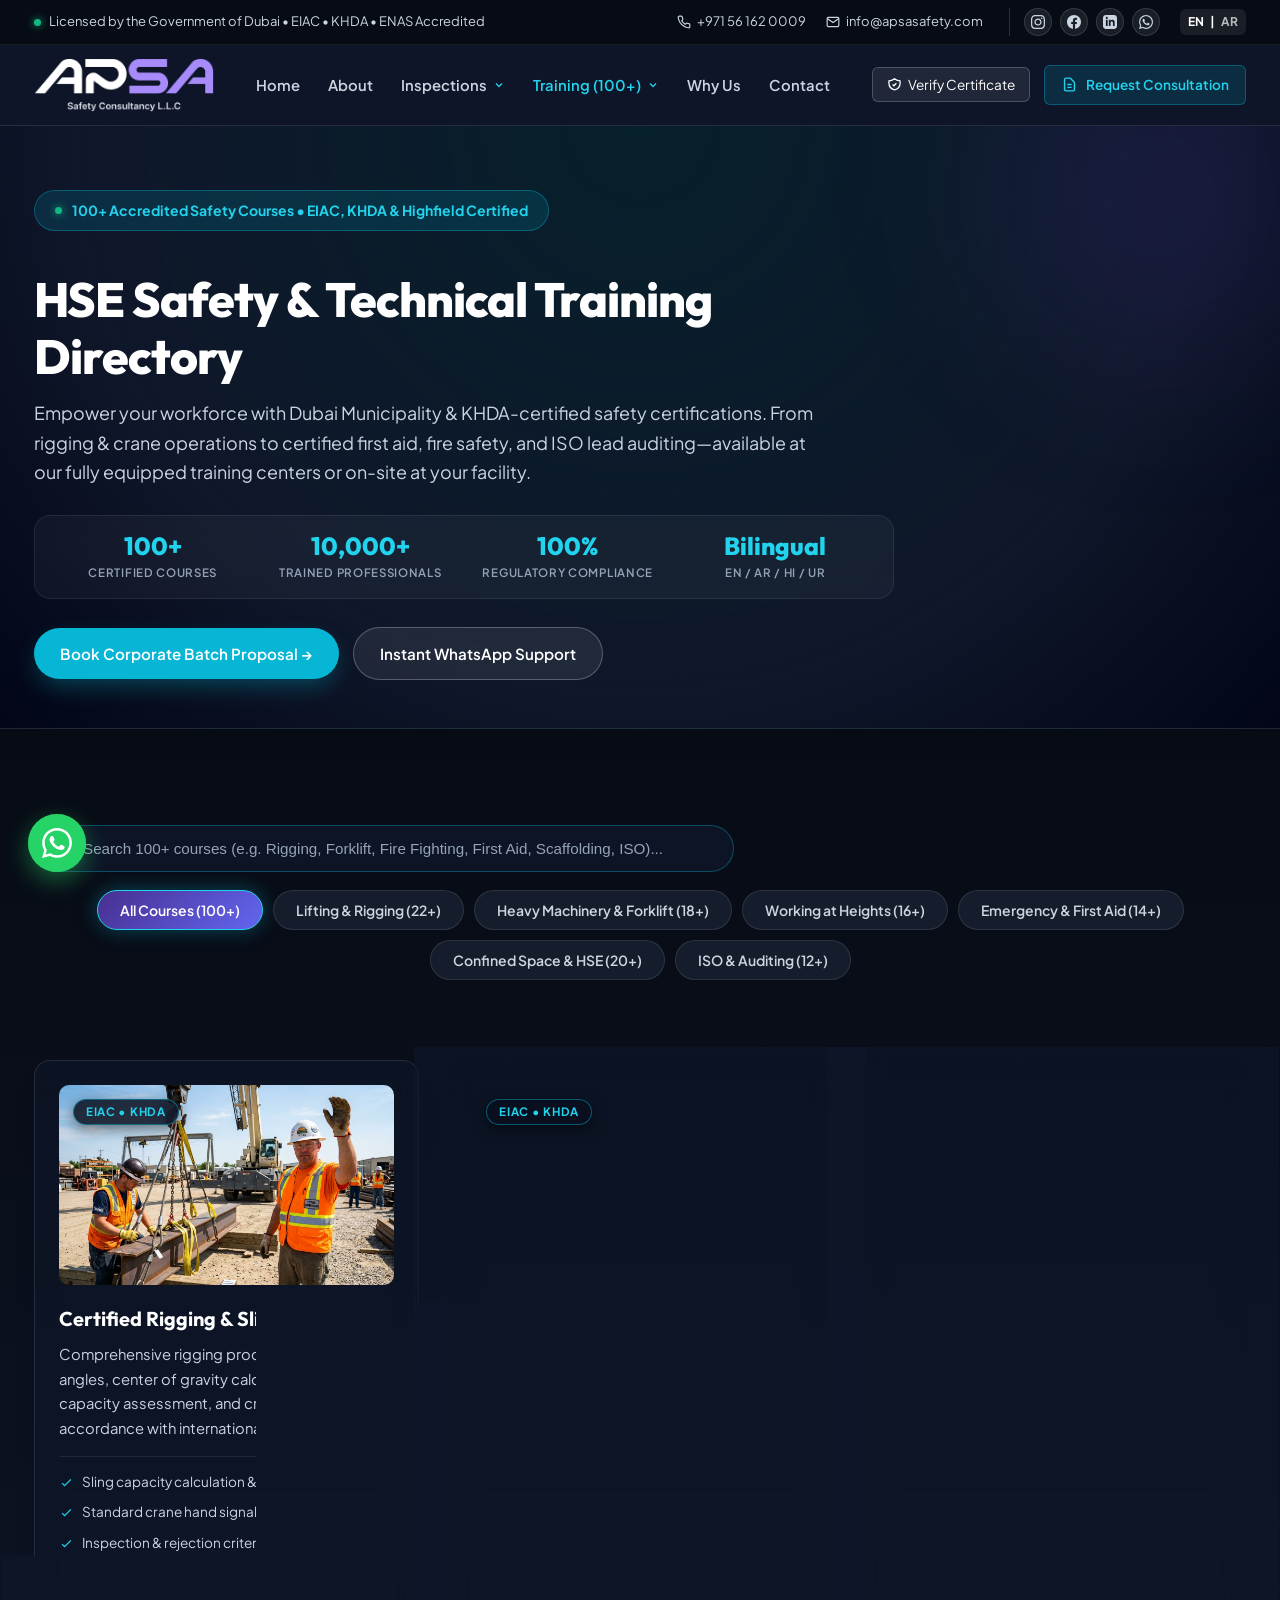
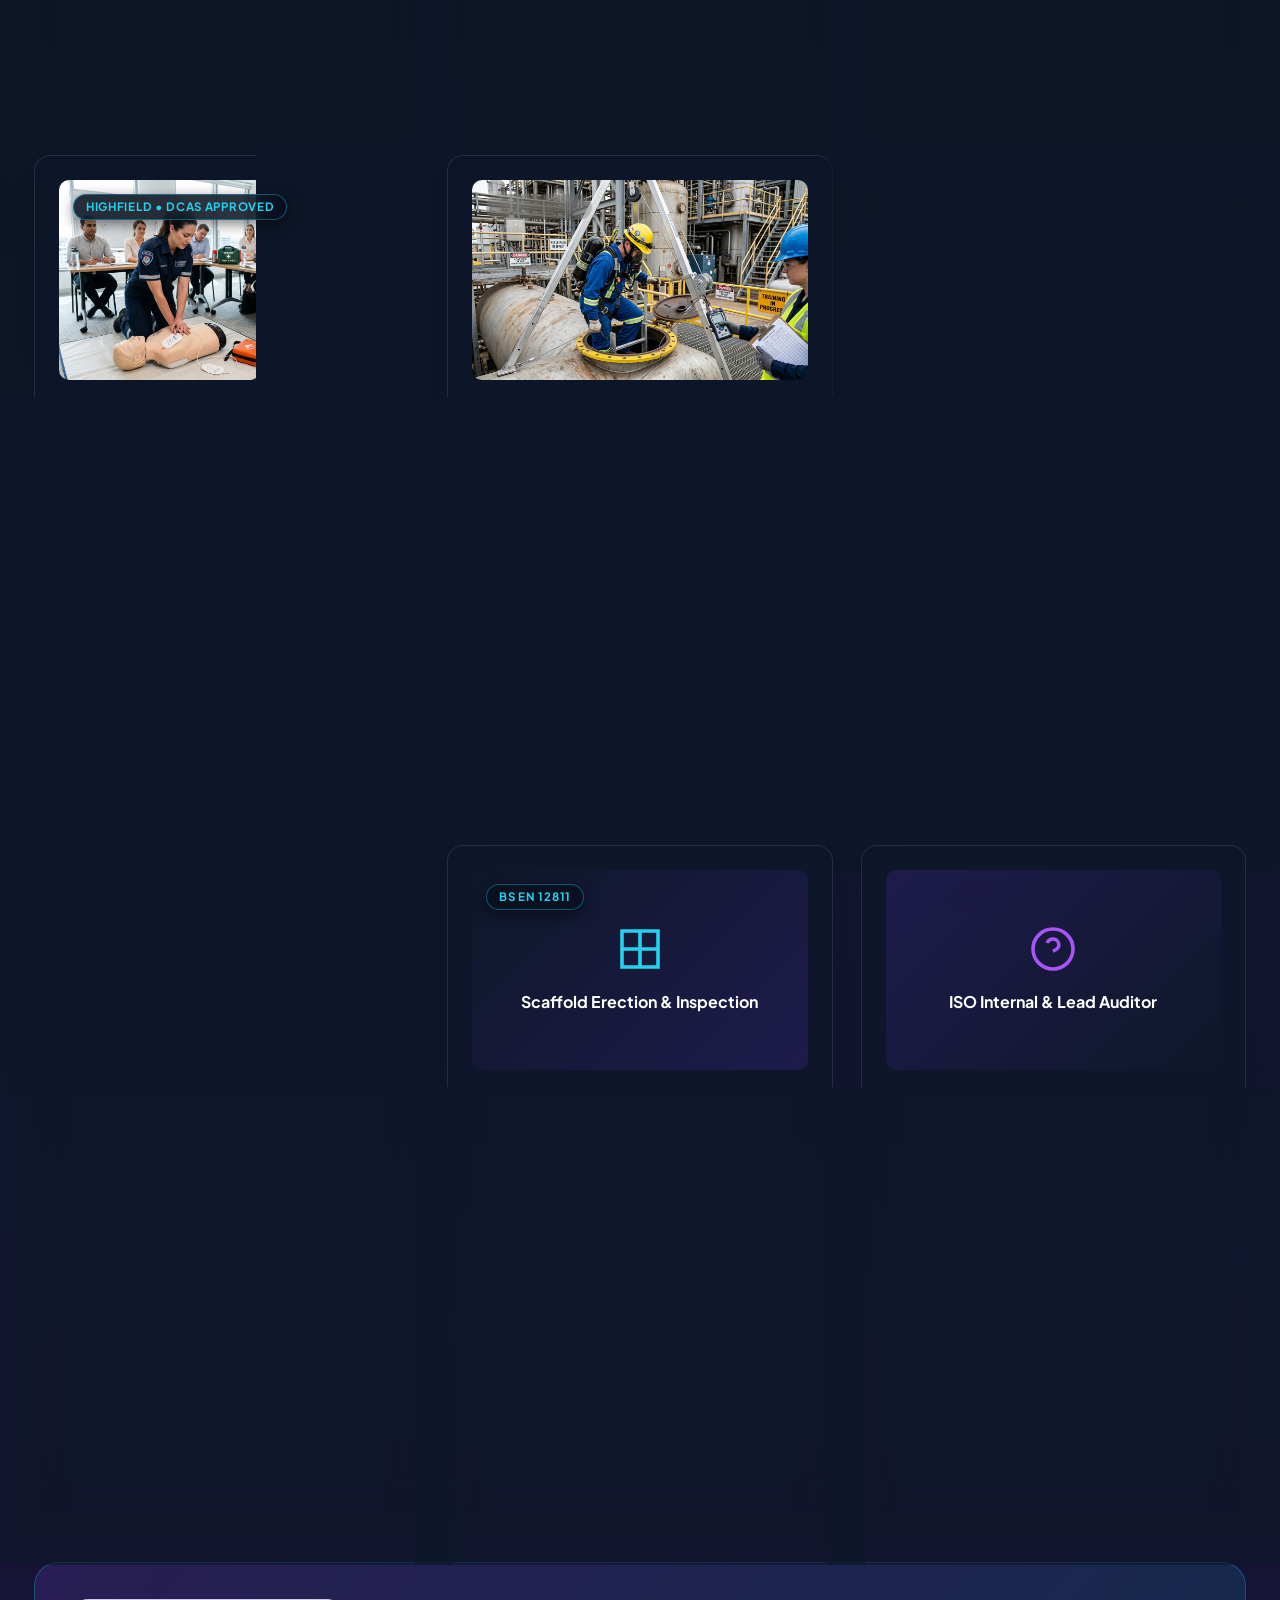
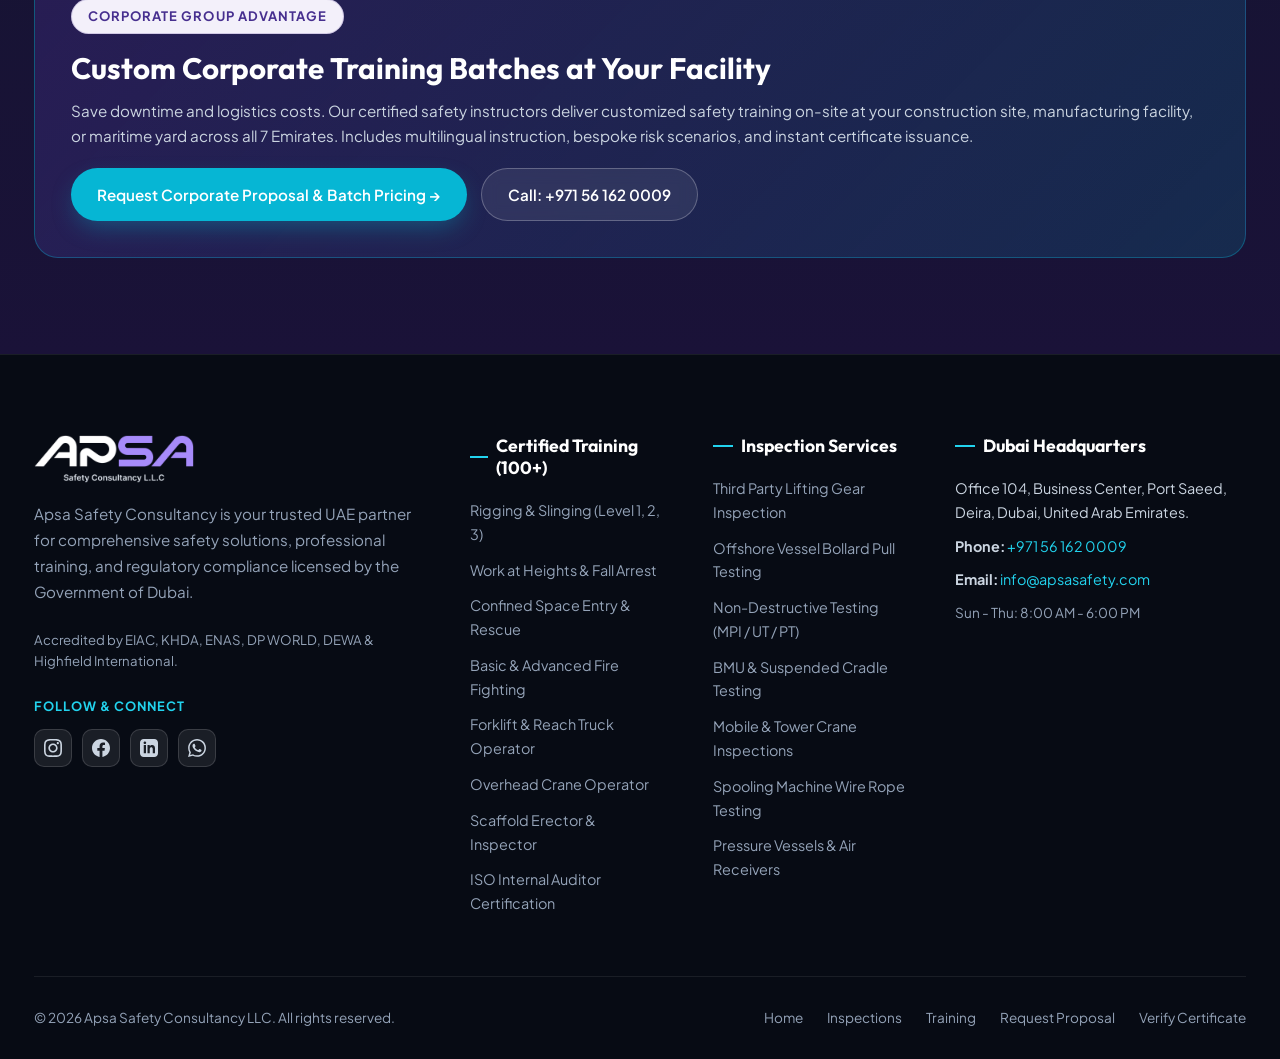
<file: training.html>
<!DOCTYPE html>
<html lang="en">
<head>
  <meta charset="UTF-8">
  <meta name="viewport" content="width=device-width, initial-scale=1.0">
  <meta http-equiv="X-UA-Compatible" content="ie=edge">
  
  <!-- SEO Primary Meta Tags -->
  <title>100+ Accredited HSE Safety Training Courses | APSA Safety Consultancy Dubai</title>
  <meta name="description" content="Explore 100+ EIAC, KHDA, and Highfield accredited safety training courses in Dubai, UAE. Rigging, Work at Heights, First Aid, Fire Fighting, Forklift, Crane Operator, and ISO Lead Auditor.">
  <meta name="keywords" content="safety training Dubai, HSE courses UAE, KHDA approved training, rigging course, work at heights training, first aid certification, forklift license Dubai, ISO auditor course">
  
  <!-- Google Fonts: Inter & Outfit -->
  <link rel="preconnect" href="https://fonts.googleapis.com">
  <link rel="preconnect" href="https://fonts.gstatic.com" crossorigin>
  <link href="https://fonts.googleapis.com/css2?family=Inter:wght@300;400;500;600;700;800&family=Outfit:wght@400;500;600;700;800;900&display=swap" rel="stylesheet">

  <!-- Favicon -->
  <link rel="icon" type="image/png" href="assets/LOGO PNG-01.png">

  <!-- Stylesheet -->
  <link rel="stylesheet" href="css/style.css">
</head>
<body>

  <!-- Accessible Skip Link -->
  <a href="#main-content" class="skip-link">Skip to main content</a>

  <!-- 1. Top Utility Header Bar -->
  <header class="top-bar">
    <div class="container">
      <div class="top-bar-badge">
        <span class="badge-dot"></span>
        <span>Licensed by the Government of Dubai &bull; EIAC &bull; KHDA &bull; ENAS Accredited</span>
      </div>
      <div class="top-bar-contact">
        <a href="tel:+971561620009">
          <svg width="14" height="14" fill="none" stroke="currentColor" stroke-width="2" viewBox="0 0 24 24"><path d="M22 16.92v3a2 2 0 01-2.18 2 19.79 19.79 0 01-8.63-3.07 19.5 19.5 0 01-6-6 19.79 19.79 0 01-3.07-8.67A2 2 0 014.11 2h3a2 2 0 012 1.72 12.84 12.84 0 00.7 2.81 2 2 0 01-.45 2.11L8.09 9.91a16 16 0 006 6l1.27-1.27a2 2 0 012.11-.45 12.84 12.84 0 002.81.7A2 2 0 0122 16.92z"></path></svg>
          +971 56 162 0009
        </a>
        <a href="mailto:info@apsasafety.com">
          <svg width="14" height="14" fill="none" stroke="currentColor" stroke-width="2" viewBox="0 0 24 24"><path d="M4 4h16c1.1 0 2 .9 2 2v12c0 1.1-.9 2-2 2H4c-1.1 0-2-.9-2-2V6c0-1.1.9-2 2-2z"></path><polyline points="22,6 12,13 2,6"></polyline></svg>
          info@apsasafety.com
        </a>

        <!-- Top Bar Social Icons -->
        <div class="top-bar-socials" aria-label="Social Media Links">
          <a href="https://www.instagram.com/apsasafety/" target="_blank" rel="noopener noreferrer" class="top-bar-social-link ig" title="Instagram" aria-label="Instagram">
            <svg width="14" height="14" fill="currentColor" viewBox="0 0 24 24"><path d="M12 2.163c3.204 0 3.584.012 4.85.07 3.252.148 4.771 1.691 4.919 4.919.058 1.265.069 1.645.069 4.849 0 3.205-.012 3.584-.069 4.849-.149 3.225-1.664 4.771-4.919 4.919-1.266.058-1.644.07-4.85.07-3.204 0-3.584-.012-4.849-.07-3.26-.149-4.771-1.699-4.919-4.92-.058-1.265-.07-1.644-.07-4.849 0-3.204.013-3.583.07-4.849.149-3.227 1.664-4.771 4.919-4.919 1.266-.057 1.645-.069 4.849-.069zm0-2.163c-3.259 0-3.667.014-4.947.072-4.358.2-6.78 2.618-6.98 6.98-.059 1.281-.073 1.689-.073 4.948 0 3.259.014 3.668.072 4.948.2 4.358 2.618 6.78 6.98 6.98 1.281.058 1.689.072 4.948.072 3.259 0 3.668-.014 4.948-.072 4.354-.2 6.782-2.618 6.979-6.98.059-1.28.073-1.689.073-4.948 0-3.259-.014-3.667-.072-4.947-.196-4.354-2.617-6.78-6.979-6.98-1.281-.059-1.69-.073-4.949-.073zm0 5.838c-3.403 0-6.162 2.759-6.162 6.162s2.759 6.163 6.162 6.163 6.162-2.759 6.162-6.163c0-3.403-2.759-6.162-6.162-6.162zm0 10.162c-2.209 0-4-1.79-4-4 0-2.209 1.791-4 4-4s4 1.791 4 4c0 2.21-1.791 4-4 4zm6.406-11.845c-.796 0-1.441.645-1.441 1.44s.645 1.44 1.441 1.44c.795 0 1.439-.645 1.439-1.44s-.644-1.44-1.439-1.44z"/></svg>
          </a>
          <a href="https://www.facebook.com/apsasafety/" target="_blank" rel="noopener noreferrer" class="top-bar-social-link fb" title="Facebook" aria-label="Facebook">
            <svg width="14" height="14" fill="currentColor" viewBox="0 0 24 24"><path d="M24 12.073c0-6.627-5.373-12-12-12s-12 5.373-12 12c0 5.99 4.388 10.954 10.125 11.854v-8.385H7.078v-3.47h3.047V9.43c0-3.007 1.792-4.669 4.533-4.669 1.312 0 2.686.235 2.686.235v2.953H15.83c-1.491 0-1.956.925-1.956 1.874v2.25h3.328l-.532 3.47h-2.796v8.385C19.612 23.027 24 18.062 24 12.073z"/></svg>
          </a>
          <a href="https://www.linkedin.com/company/apsa-safety/" target="_blank" rel="noopener noreferrer" class="top-bar-social-link li" title="LinkedIn" aria-label="LinkedIn">
            <svg width="14" height="14" fill="currentColor" viewBox="0 0 24 24"><path d="M19 0h-14c-2.761 0-5 2.239-5 5v14c0 2.761 2.239 5 5 5h14c2.762 0 5-2.239 5-5v-14c0-2.761-2.238-5-5-5zm-11 19h-3v-11h3v11zm-1.5-12.268c-.966 0-1.75-.79-1.75-1.764s.784-1.764 1.75-1.764 1.75.79 1.75 1.764-.783 1.764-1.75 1.764zm13.5 12.268h-3v-5.604c0-3.368-4-3.113-4 0v5.604h-3v-11h3v1.765c1.396-2.586 7-2.777 7 2.476v6.759z"/></svg>
          </a>
          <a href="https://wa.me/971561620009?text=Hello%2C%20I%E2%80%99d%20like%20to%20connect%20with%20Apsa%20Safety." target="_blank" rel="noopener noreferrer" class="top-bar-social-link wa" title="Direct WhatsApp" aria-label="WhatsApp">
            <svg width="14" height="14" fill="currentColor" viewBox="0 0 24 24"><path d="M.057 24l1.687-6.163c-1.041-1.804-1.588-3.849-1.587-5.946.003-6.556 5.338-11.891 11.893-11.891 3.181.001 6.167 1.24 8.413 3.488 2.245 2.248 3.481 5.236 3.48 8.414-.003 6.557-5.338 11.892-11.893 11.892-1.99-.001-3.951-.5-5.688-1.448l-6.305 1.654zm6.597-3.807c1.676.995 3.276 1.591 5.392 1.592 5.448 0 9.886-4.434 9.889-9.885.002-5.462-4.415-9.89-9.881-9.892-5.452 0-9.887 4.434-9.889 9.884-.001 2.225.651 3.891 1.746 5.634l-.999 3.648 3.742-.981zm11.387-5.464c-.074-.124-.272-.198-.57-.347-.297-.149-1.758-.868-2.031-.967-.272-.099-.47-.149-.669.149-.198.297-.768.967-.941 1.165-.173.198-.347.223-.644.074-.297-.149-1.255-.462-2.39-1.475-.883-.788-1.48-1.761-1.653-2.059-.173-.297-.018-.458.13-.606.134-.133.297-.347.446-.521.151-.172.2-.296.3-.495.099-.198.05-.372-.025-.521-.075-.148-.669-1.611-.916-2.206-.242-.579-.487-.501-.669-.51l-.57-.01c-.198 0-.52.074-.792.372s-1.04 1.016-1.04 2.479 1.065 2.876 1.213 3.074c.149.198 2.095 3.2 5.076 4.487.709.306 1.263.489 1.694.626.712.226 1.36.194 1.872.118.571-.085 1.758-.719 2.006-1.413.248-.695.248-1.29.173-1.414z"/></svg>
          </a>
        </div>

        <div class="lang-switch">
          <span>EN</span>
          <span>|</span>
          <span style="opacity: 0.7;">AR</span>
        </div>
      </div>
    </div>
  </header>

  <!-- 2. Sticky Navbar with Multi-Page Routing -->
  <nav class="main-nav" aria-label="Main Navigation">
    <div class="container nav-container">
      <a href="index.html" class="brand-logo" aria-label="Apsa Safety Consultancy Home">
        <div class="logo-wrapper">
          <img src="assets/logo-light.png" alt="Apsa Safety Consultancy Logo" class="logo-img" width="180" height="54">
        </div>
      </a>

      <ul class="nav-links">
        <li><a href="index.html" class="nav-link">Home</a></li>
        <li><a href="index.html#about" class="nav-link">About</a></li>
        
        <!-- Desktop Dropdown: Inspections -->
        <li class="nav-item-dropdown">
          <a href="inspections.html" class="nav-link nav-link-dropdown-btn">
            <span>Inspections</span>
            <svg class="chevron" width="12" height="12" fill="none" stroke="currentColor" stroke-width="2.5" viewBox="0 0 24 24"><polyline points="6 9 12 15 18 9"></polyline></svg>
          </a>
          <div class="nav-dropdown-menu dropdown-inspections" role="menu">
            <div class="dropdown-header-label">
              <span>Inspection Disciplines</span>
              <span style="font-size: 0.68rem; opacity: 0.8;">EIAC &bull; ENAS</span>
            </div>
            <a href="inspections.html#disciplines" class="dropdown-item" role="menuitem">
              <div class="dropdown-item-icon">
                <svg width="15" height="15" fill="none" stroke="currentColor" stroke-width="2" viewBox="0 0 24 24"><path d="M12 22s8-4 8-10V5l-8-3-8 3v7c0 6 8 10 8 10z"></path></svg>
              </div>
              <div class="dropdown-item-content">
                <span class="dropdown-item-title">Lifting Equipment &amp; Cranes</span>
                <span class="dropdown-item-sub">Mobile, Tower &amp; Overhead Cranes</span>
              </div>
            </a>
            <a href="inspections.html#disciplines" class="dropdown-item" role="menuitem">
              <div class="dropdown-item-icon">
                <svg width="15" height="15" fill="none" stroke="currentColor" stroke-width="2" viewBox="0 0 24 24"><circle cx="12" cy="12" r="10"></circle><polyline points="12 6 12 12 14 14"></polyline></svg>
              </div>
              <div class="dropdown-item-content">
                <span class="dropdown-item-title">Marine Bollard Pull Testing</span>
                <span class="dropdown-item-sub">Offshore Vessels &amp; Calibrated Load Cells</span>
              </div>
            </a>
            <a href="inspections.html#disciplines" class="dropdown-item" role="menuitem">
              <div class="dropdown-item-icon">
                <svg width="15" height="15" fill="none" stroke="currentColor" stroke-width="2" viewBox="0 0 24 24"><path d="M14 2H6a2 2 0 00-2 2v16a2 2 0 002 2h12a2 2 0 002-2V8z"></path></svg>
              </div>
              <div class="dropdown-item-content">
                <span class="dropdown-item-title">NDT Testing (MPI / UT / PT)</span>
                <span class="dropdown-item-sub">Weld Integrity &amp; Flaw Detection</span>
              </div>
            </a>
            <a href="inspections.html#disciplines" class="dropdown-item" role="menuitem">
              <div class="dropdown-item-icon">
                <svg width="15" height="15" fill="none" stroke="currentColor" stroke-width="2" viewBox="0 0 24 24"><rect x="3" y="3" width="18" height="18" rx="2"></rect></svg>
              </div>
              <div class="dropdown-item-content">
                <span class="dropdown-item-title">BMU &amp; Suspended Cradles</span>
                <span class="dropdown-item-sub">Facade Access Systems &amp; Man Baskets</span>
              </div>
            </a>
            <a href="inspections.html" class="dropdown-footer-link">
              <span>View All Inspection Services</span>
              <svg width="14" height="14" fill="none" stroke="currentColor" stroke-width="2.5" viewBox="0 0 24 24"><path d="M5 12h14M12 5l7 7-7 7"></path></svg>
            </a>
          </div>
        </li>

        <!-- Desktop Mega-Menu: Training (100+) -->
        <li class="nav-item-dropdown">
          <a href="training.html" class="nav-link nav-link-dropdown-btn active" style="color: var(--cyan-400);">
            <span>Training (100+)</span>
            <svg class="chevron" width="12" height="12" fill="none" stroke="currentColor" stroke-width="2.5" viewBox="0 0 24 24"><polyline points="6 9 12 15 18 9"></polyline></svg>
          </a>
          <div class="nav-dropdown-menu dropdown-training-mega" role="menu">
            <div>
              <div class="dropdown-header-label">
                <span>100+ Course Categories</span>
                <span style="font-size: 0.68rem; opacity: 0.8;">KHDA &bull; Highfield</span>
              </div>
              <a href="training.html#courses" class="dropdown-item" role="menuitem">
                <div class="dropdown-item-icon"><svg width="15" height="15" fill="none" stroke="currentColor" stroke-width="2" viewBox="0 0 24 24"><circle cx="12" cy="12" r="10"></circle><polyline points="12 6 12 12 16 14"></polyline></svg></div>
                <div class="dropdown-item-content"><span class="dropdown-item-title">Lifting &amp; Rigging (22+ Courses)</span><span class="dropdown-item-sub">Rigger Level 1, 2, 3 &bull; LOLER Signals</span></div>
              </a>
              <a href="training.html#courses" class="dropdown-item" role="menuitem">
                <div class="dropdown-item-icon"><svg width="15" height="15" fill="none" stroke="currentColor" stroke-width="2" viewBox="0 0 24 24"><rect x="3" y="3" width="18" height="18" rx="2"></rect></svg></div>
                <div class="dropdown-item-content"><span class="dropdown-item-title">Heavy Plant &amp; Forklift (18+)</span><span class="dropdown-item-sub">Counterbalance, Reach Truck, MEWP</span></div>
              </a>
              <a href="training.html#courses" class="dropdown-item" role="menuitem">
                <div class="dropdown-item-icon"><svg width="15" height="15" fill="none" stroke="currentColor" stroke-width="2" viewBox="0 0 24 24"><path d="M12 22s8-4 8-10V5l-8-3-8 3v7c0 6 8 10 8 10z"></path></svg></div>
                <div class="dropdown-item-content"><span class="dropdown-item-title">Working at Heights (16+)</span><span class="dropdown-item-sub">Scaffolding, Fall Arrest, Cradle BMU</span></div>
              </a>
              <a href="training.html#courses" class="dropdown-item" role="menuitem">
                <div class="dropdown-item-icon"><svg width="15" height="15" fill="none" stroke="currentColor" stroke-width="2" viewBox="0 0 24 24"><circle cx="12" cy="8" r="7"></circle></svg></div>
                <div class="dropdown-item-content"><span class="dropdown-item-title">Emergency &amp; First Aid (14+)</span><span class="dropdown-item-sub">Fire Warden &bull; DCAS First Aid &bull; CPR</span></div>
              </a>
            </div>
            <div class="dropdown-side-card">
              <div>
                <span class="section-badge" style="font-size: 0.68rem; padding: 3px 8px; margin-bottom: 8px;">Govt Accredited</span>
                <h4>Corporate On-Site Training</h4>
                <p>Tailored safety training batches at your warehouse, shipyard, or site across Dubai and the UAE.</p>
              </div>
              <a href="training.html#courses" class="btn btn-cyan btn-sm btn-pill" style="width: 100%; justify-content: center; font-size: 0.82rem;">
                Browse All 100+ Courses &rarr;
              </a>
            </div>
          </div>
        </li>

        <li><a href="index.html#why-us" class="nav-link">Why Us</a></li>
        <li><a href="index.html#contact" class="nav-link">Contact</a></li>
      </ul>

      <div class="nav-actions">
        <!-- Verify Certificate Modal Trigger -->
        <button class="btn-verify-cert open-cert-modal">
          <svg width="15" height="15" fill="none" stroke="currentColor" stroke-width="2" viewBox="0 0 24 24"><path d="M9 12l2 2 4-4m5.618-4.016A11.955 11.955 0 0112 2.944a11.955 11.955 0 01-8.618 3.04A12.02 12.02 0 003 9c0 5.591 3.824 10.29 9 11.622 5.176-1.332 9-6.03 9-11.622 0-1.042-.133-2.052-.382-3.016z"></path></svg>
          Verify Certificate
        </button>

        <!-- Dedicated Request Consultation Page Link -->
        <a href="consultation.html" class="btn-sidebar-toggle" aria-label="Request Safety Consultation &amp; Proposal">
          <svg width="17" height="17" fill="none" stroke="currentColor" stroke-width="2" viewBox="0 0 24 24"><path d="M9 12h6m-6 4h6m2 5H7a2 2 0 01-2-2V5a2 2 0 012-2h5.586a1 1 0 01.707.293l5.414 5.414a1 1 0 01.293.707V19a2 2 0 01-2 2z"></path></svg>
          Request Consultation
        </a>

        <button class="mobile-menu-btn open-sidebar-btn" aria-label="Toggle navigation menu" aria-controls="sidebarDrawer" aria-expanded="false">
          <span></span>
          <span></span>
          <span></span>
        </button>
      </div>
    </div>
  </nav>

  <!-- 3. Off-Canvas Sidebar Drawer for Mobile & Quick Navigation -->
  <div class="sidebar-backdrop" id="sidebarBackdrop"></div>
  <aside class="sidebar-drawer" id="sidebarDrawer" aria-label="Mobile Navigation Drawer" aria-hidden="true">
    <div class="sidebar-header">
      <div class="sidebar-brand">
        <a href="index.html" class="logo-wrapper" style="height: 42px;" aria-label="Apsa Safety Consultancy Home">
          <img src="assets/logo-light.png" alt="Apsa Safety Consultancy" class="logo-img" width="140" height="42">
        </a>
      </div>
      <button class="sidebar-close-btn" id="sidebarCloseBtn" aria-label="Close sidebar">
        <svg width="18" height="18" fill="none" stroke="currentColor" stroke-width="2" viewBox="0 0 24 24"><line x1="18" y1="6" x2="6" y2="18"></line><line x1="6" y1="6" x2="18" y2="18"></line></svg>
      </button>
    </div>

    <div class="sidebar-body">
      <div>
        <div class="sidebar-section-title">Navigation Menu</div>
        <ul class="sidebar-main-links">
          <li><a href="index.html" class="sidebar-main-link"><svg width="18" height="18" fill="none" stroke="currentColor" stroke-width="2" viewBox="0 0 24 24"><path d="M3 9l9-7 9 7v11a2 2 0 0 1-2 2H5a2 2 0 0 1-2-2z"></path></svg> Home</a></li>
          <li><a href="index.html#about" class="sidebar-main-link"><svg width="18" height="18" fill="none" stroke="currentColor" stroke-width="2" viewBox="0 0 24 24"><circle cx="12" cy="12" r="10"></circle><line x1="12" y1="16" x2="12" y2="12"></line><line x1="12" y1="8" x2="12.01" y2="8"></line></svg> About APSA Safety</a></li>

          <!-- Inspections Mobile Accordion -->
          <li class="sidebar-accordion">
            <button type="button" class="accordion-trigger" aria-expanded="false">
              <span style="display: flex; align-items: center; gap: 10px;">
                <svg width="18" height="18" fill="none" stroke="currentColor" stroke-width="2" viewBox="0 0 24 24"><path d="M12 22s8-4 8-10V5l-8-3-8 3v7c0 6 8 10 8 10z"></path></svg>
                Third-Party Inspections
              </span>
              <svg class="chevron" width="15" height="15" fill="none" stroke="currentColor" stroke-width="2" viewBox="0 0 24 24"><polyline points="6 9 12 15 18 9"></polyline></svg>
            </button>
            <div class="accordion-panel">
              <ul class="sidebar-menu-list">
                <li><a href="inspections.html" style="color: var(--cyan-400); font-weight: 700;">&bull; View All Inspection Scope &rarr;</a></li>
                <li><a href="inspections.html#disciplines">&bull; Lifting Equipment &amp; Cranes</a></li>
                <li><a href="inspections.html#disciplines">&bull; Marine Bollard Pull Testing</a></li>
                <li><a href="inspections.html#disciplines">&bull; NDT Testing (MPI / UT / PT)</a></li>
                <li><a href="inspections.html#disciplines">&bull; BMU &amp; Suspended Cradles</a></li>
              </ul>
            </div>
          </li>

          <!-- Training Mobile Accordion -->
          <li class="sidebar-accordion open">
            <button type="button" class="accordion-trigger" aria-expanded="true">
              <span style="display: flex; align-items: center; gap: 10px; color: var(--cyan-400);">
                <svg width="18" height="18" fill="none" stroke="currentColor" stroke-width="2" viewBox="0 0 24 24"><path d="M22 10v6M2 10l10-5 10 5-10 5z"></path></svg>
                Accredited Training (100+)
              </span>
              <svg class="chevron" width="15" height="15" fill="none" stroke="currentColor" stroke-width="2" viewBox="0 0 24 24"><polyline points="6 9 12 15 18 9"></polyline></svg>
            </button>
            <div class="accordion-panel" style="display: block;">
              <ul class="sidebar-menu-list">
                <li><a href="training.html" style="color: var(--cyan-400); font-weight: 700;">&bull; Explore All 100+ Courses &rarr;</a></li>
                <li><a href="training.html#courses">&bull; Lifting &amp; Rigging (22+)</a></li>
                <li><a href="training.html#courses">&bull; Heavy Plant &amp; Forklifts (18+)</a></li>
                <li><a href="training.html#courses">&bull; Working at Heights (16+)</a></li>
                <li><a href="training.html#courses">&bull; Emergency &amp; First Aid (14+)</a></li>
                <li><a href="training.html#courses">&bull; Confined Space &amp; HSE (20+)</a></li>
              </ul>
            </div>
          </li>

          <li><a href="index.html#approvals" class="sidebar-main-link"><svg width="18" height="18" fill="none" stroke="currentColor" stroke-width="2" viewBox="0 0 24 24"><circle cx="12" cy="8" r="7"></circle><polyline points="8.21 13.89 7 23 12 20 17 23 15.79 13.88"></polyline></svg> Official Accreditations</a></li>
          <li><a href="index.html#why-us" class="sidebar-main-link"><svg width="18" height="18" fill="none" stroke="currentColor" stroke-width="2" viewBox="0 0 24 24"><polygon points="12 2 15.09 8.26 22 9.27 17 14.14 18.18 21.02 12 17.77 5.82 21.02 7 14.14 2 9.27 8.91 8.26 12 2"></polygon></svg> Why Choose Us</a></li>
          <li><a href="index.html#contact" class="sidebar-main-link"><svg width="18" height="18" fill="none" stroke="currentColor" stroke-width="2" viewBox="0 0 24 24"><path d="M22 16.92v3a2 2 0 01-2.18 2 19.79 19.79 0 01-8.63-3.07 19.5 19.5 0 01-6-6 19.79 19.79 0 01-3.07-8.67A2 2 0 014.11 2h3a2 2 0 012 1.72 12.84 12.84 0 00.7 2.81 2 2 0 01-.45 2.11L8.09 9.91a16 16 0 006 6l1.27-1.27a2 2 0 012.11-.45 12.84 12.84 0 002.81.7A2 2 0 0122 16.92z"></path></svg> Contact Us &amp; Support</a></li>
        </ul>

        <!-- Action Buttons Inside Sidebar -->
        <div style="display: flex; flex-direction: column; gap: 10px; margin-top: 18px; margin-bottom: 24px;">
          <a href="consultation.html" class="btn btn-cyan btn-sm btn-pill" style="width: 100%; justify-content: center; gap: 8px;">
            <svg width="15" height="15" fill="none" stroke="currentColor" stroke-width="2.2" viewBox="0 0 24 24"><path d="M9 12h6m-6 4h6m2 5H7a2 2 0 01-2-2V5a2 2 0 012-2h5.586a1 1 0 01.707.293l5.414 5.414a1 1 0 01.293.707V19a2 2 0 01-2 2z"></path></svg>
            Request Consultation / Proposal
          </a>
          <button class="btn btn-outline-white btn-sm btn-pill open-cert-modal" style="width: 100%; justify-content: center; gap: 8px;">
            <svg width="15" height="15" fill="none" stroke="currentColor" stroke-width="2" viewBox="0 0 24 24"><path d="M9 12l2 2 4-4m5.618-4.016A11.955 11.955 0 0112 2.944a11.955 11.955 0 01-8.618 3.04A12.02 12.02 0 003 9c0 5.591 3.824 10.29 9 11.622 5.176-1.332 9-6.03 9-11.622 0-1.042-.133-2.052-.382-3.016z"></path></svg>
            Verify Official Certificate
          </button>
        </div>
      </div>

      <!-- Quick Assistance Card -->
      <div class="sidebar-contact-card" style="margin-top: auto;">
        <h4 style="font-size: 0.95rem; margin-bottom: 6px;">Need Urgent Batch Booking?</h4>
        <p style="font-size: 0.8rem; margin-bottom: 12px;">Contact our Dubai training coordination team for on-site dates and corporate group discounts.</p>
        
        <div class="sidebar-contact-item">
          <svg width="15" height="15" fill="none" stroke="currentColor" stroke-width="2" viewBox="0 0 24 24"><path d="M22 16.92v3a2 2 0 01-2.18 2 19.79 19.79 0 01-8.63-3.07 19.5 19.5 0 01-6-6 19.79 19.79 0 01-3.07-8.67A2 2 0 014.11 2h3a2 2 0 012 1.72 12.84 12.84 0 00.7 2.81 2 2 0 01-.45 2.11L8.09 9.91a16 16 0 006 6l1.27-1.27a2 2 0 012.11-.45 12.84 12.84 0 002.81.7A2 2 0 0122 16.92z"></path></svg>
          <a href="tel:+971561620009" style="color: inherit; font-size: 0.85rem; font-weight: 600;">+971 56 162 0009</a>
        </div>
        <div class="sidebar-contact-item">
          <svg width="15" height="15" fill="none" stroke="currentColor" stroke-width="2" viewBox="0 0 24 24"><path d="M4 4h16c1.1 0 2 .9 2 2v12c0 1.1-.9 2-2 2H4c-1.1 0-2-.9-2-2V6c0-1.1.9-2 2-2z"></path><polyline points="22,6 12,13 2,6"></polyline></svg>
          <a href="mailto:info@apsasafety.com" style="color: inherit; font-size: 0.85rem; font-weight: 600;">info@apsasafety.com</a>
        </div>

        <a href="https://wa.me/971561620009?text=Hello%2C%20I%E2%80%99d%20like%20to%20inquire%20about%20safety%20training%20courses." target="_blank" rel="noopener noreferrer" class="btn btn-cyan btn-sm btn-pill" style="width: 100%; margin-top: 12px; font-size: 0.82rem;">
          Chat on WhatsApp
        </a>

        <!-- Sidebar Socials -->
        <div class="sidebar-socials-block">
          <div class="sidebar-socials-label">Follow &amp; Connect:</div>
          <div class="social-icons-group">
            <a href="https://www.instagram.com/apsasafety/" target="_blank" rel="noopener noreferrer" class="social-btn social-ig" aria-label="Instagram" title="Instagram"><svg width="16" height="16" fill="currentColor" viewBox="0 0 24 24"><path d="M12 2.163c3.204 0 3.584.012 4.85.07 3.252.148 4.771 1.691 4.919 4.919.058 1.265.069 1.645.069 4.849 0 3.205-.012 3.584-.069 4.849-.149 3.225-1.664 4.771-4.919 4.919-1.266.058-1.644.07-4.85.07-3.204 0-3.584-.012-4.849-.07-3.26-.149-4.771-1.699-4.919-4.92-.058-1.265-.07-1.644-.07-4.849 0-3.204.013-3.583.07-4.849.149-3.227 1.664-4.771 4.919-4.919 1.266-.057 1.645-.069 4.849-.069zm0-2.163c-3.259 0-3.667.014-4.947.072-4.358.2-6.78 2.618-6.98 6.98-.059 1.281-.073 1.689-.073 4.948 0 3.259.014 3.668.072 4.948.2 4.358 2.618 6.78 6.98 6.98 1.281.058 1.689.072 4.948.072 3.259 0 3.668-.014 4.948-.072 4.354-.2 6.782-2.618 6.979-6.98.059-1.28.073-1.689.073-4.948 0-3.259-.014-3.667-.072-4.947-.196-4.354-2.617-6.78-6.979-6.98-1.281-.059-1.69-.073-4.949-.073zm0 5.838c-3.403 0-6.162 2.759-6.162 6.162s2.759 6.163 6.162 6.163 6.162-2.759 6.162-6.163c0-3.403-2.759-6.162-6.162-6.162zm0 10.162c-2.209 0-4-1.79-4-4 0-2.209 1.791-4 4-4s4 1.791 4 4c0 2.21-1.791 4-4 4zm6.406-11.845c-.796 0-1.441.645-1.441 1.44s.645 1.44 1.441 1.44c.795 0 1.439-.645 1.439-1.44s-.644-1.44-1.439-1.44z"/></svg></a>
            <a href="https://www.facebook.com/apsasafety/" target="_blank" rel="noopener noreferrer" class="social-btn social-fb" aria-label="Facebook" title="Facebook"><svg width="16" height="16" fill="currentColor" viewBox="0 0 24 24"><path d="M24 12.073c0-6.627-5.373-12-12-12s-12 5.373-12 12c0 5.99 4.388 10.954 10.125 11.854v-8.385H7.078v-3.47h3.047V9.43c0-3.007 1.792-4.669 4.533-4.669 1.312 0 2.686.235 2.686.235v2.953H15.83c-1.491 0-1.956.925-1.956 1.874v2.25h3.328l-.532 3.47h-2.796v8.385C19.612 23.027 24 18.062 24 12.073z"/></svg></a>
            <a href="https://www.linkedin.com/company/apsa-safety/" target="_blank" rel="noopener noreferrer" class="social-btn social-li" aria-label="LinkedIn" title="LinkedIn"><svg width="16" height="16" fill="currentColor" viewBox="0 0 24 24"><path d="M19 0h-14c-2.761 0-5 2.239-5 5v14c0 2.761 2.239 5 5 5h14c2.762 0 5-2.239 5-5v-14c0-2.761-2.238-5-5-5zm-11 19h-3v-11h3v11zm-1.5-12.268c-.966 0-1.75-.79-1.75-1.764s.784-1.764 1.75-1.764 1.75.79 1.75 1.764-.783 1.764-1.75 1.764zm13.5 12.268h-3v-5.604c0-3.368-4-3.113-4 0v5.604h-3v-11h3v1.765c1.396-2.586 7-2.777 7 2.476v6.759z"/></svg></a>
            <a href="https://wa.me/971561620009?text=Hello%2C%20I%E2%80%99d%20like%20to%20connect%20with%20Apsa%20Safety." target="_blank" rel="noopener noreferrer" class="social-btn social-wa" aria-label="WhatsApp" title="Direct WhatsApp"><svg width="16" height="16" fill="currentColor" viewBox="0 0 24 24"><path d="M.057 24l1.687-6.163c-1.041-1.804-1.588-3.849-1.587-5.946.003-6.556 5.338-11.891 11.893-11.891 3.181.001 6.167 1.24 8.413 3.488 2.245 2.248 3.481 5.236 3.48 8.414-.003 6.557-5.338 11.892-11.893 11.892-1.99-.001-3.951-.5-5.688-1.448l-6.305 1.654zm6.597-3.807c1.676.995 3.276 1.591 5.392 1.592 5.448 0 9.886-4.434 9.889-9.885.002-5.462-4.415-9.89-9.881-9.892-5.452 0-9.887 4.434-9.889 9.884-.001 2.225.651 3.891 1.746 5.634l-.999 3.648 3.742-.981zm11.387-5.464c-.074-.124-.272-.198-.57-.347-.297-.149-1.758-.868-2.031-.967-.272-.099-.47-.149-.669.149-.198.297-.768.967-.941 1.165-.173.198-.347.223-.644.074-.297-.149-1.255-.462-2.39-1.475-.883-.788-1.48-1.761-1.653-2.059-.173-.297-.018-.458.13-.606.134-.133.297-.347.446-.521.151-.172.2-.296.3-.495.099-.198.05-.372-.025-.521-.075-.148-.669-1.611-.916-2.206-.242-.579-.487-.501-.669-.51l-.57-.01c-.198 0-.52.074-.792.372s-1.04 1.016-1.04 2.479 1.065 2.876 1.213 3.074c.149.198 2.095 3.2 5.076 4.487.709.306 1.263.489 1.694.626.712.226 1.36.194 1.872.118.571-.085 1.758-.719 2.006-1.413.248-.695.248-1.29.173-1.414z"/></svg></a>
          </div>
        </div>
      </div>
    </div>
  </aside>

  <!-- MAIN CONTENT -->
  <main id="main-content">

    <!-- Subpage Hero Banner -->
    <section class="subpage-hero">
      <div class="container">
        <div class="subpage-hero-content">
          <span class="hero-badge">
            <span class="badge-dot"></span>
            100+ Accredited Safety Courses &bull; EIAC, KHDA &amp; Highfield Certified
          </span>
          <h1 class="subpage-title">HSE Safety &amp; Technical Training Directory</h1>
          <p class="subpage-desc">
            Empower your workforce with Dubai Municipality &amp; KHDA-certified safety certifications. From rigging &amp; crane operations to certified first aid, fire safety, and ISO lead auditing—available at our fully equipped training centers or on-site at your facility.
          </p>

          <div class="subpage-stats-bar">
            <div class="subpage-stat-item">
              <div class="subpage-stat-val">100+</div>
              <div class="subpage-stat-lbl">Certified Courses</div>
            </div>
            <div class="subpage-stat-item">
              <div class="subpage-stat-val">10,000+</div>
              <div class="subpage-stat-lbl">Trained Professionals</div>
            </div>
            <div class="subpage-stat-item">
              <div class="subpage-stat-val">100%</div>
              <div class="subpage-stat-lbl">Regulatory Compliance</div>
            </div>
            <div class="subpage-stat-item">
              <div class="subpage-stat-val">Bilingual</div>
              <div class="subpage-stat-lbl">EN / AR / HI / UR</div>
            </div>
          </div>

          <div class="subpage-cta-group">
            <a href="consultation.html" class="btn btn-cyan btn-pill">
              Book Corporate Batch Proposal &rarr;
            </a>
            <a href="https://wa.me/971561620009?text=Hello%2C%20I%E2%80%99d%20like%20to%20inquire%20about%20corporate%20safety%20training%20courses." target="_blank" rel="noopener noreferrer" class="btn btn-outline-white btn-pill">
              Instant WhatsApp Support
            </a>
          </div>
        </div>
      </div>
    </section>

    <!-- Training Directory & Filterable Course Section -->
    <section class="section section-dark" id="courses">
      <div class="container">
        
        <!-- Live Course Search & Category Filters -->
        <div class="courses-filter-wrapper">
          <div class="course-search-box">
            <svg width="20" height="20" fill="none" stroke="currentColor" stroke-width="2" viewBox="0 0 24 24"><circle cx="11" cy="11" r="8"></circle><line x1="21" y1="21" x2="16.65" y2="16.65"></line></svg>
            <input type="text" id="courseSearchInput" placeholder="Search 100+ courses (e.g. Rigging, Forklift, Fire Fighting, First Aid, Scaffolding, ISO)..." aria-label="Search safety courses">
          </div>

          <div class="service-filter-nav" role="tablist" aria-label="Training categories">
            <button class="filter-tab-btn active" data-filter="all" role="tab" aria-selected="true">All Courses (100+)</button>
            <button class="filter-tab-btn" data-filter="lifting" role="tab" aria-selected="false">Lifting &amp; Rigging (22+)</button>
            <button class="filter-tab-btn" data-filter="machinery" role="tab" aria-selected="false">Heavy Machinery &amp; Forklift (18+)</button>
            <button class="filter-tab-btn" data-filter="heights" role="tab" aria-selected="false">Working at Heights (16+)</button>
            <button class="filter-tab-btn" data-filter="emergency" role="tab" aria-selected="false">Emergency &amp; First Aid (14+)</button>
            <button class="filter-tab-btn" data-filter="industrial" role="tab" aria-selected="false">Confined Space &amp; HSE (20+)</button>
            <button class="filter-tab-btn" data-filter="iso" role="tab" aria-selected="false">ISO &amp; Auditing (12+)</button>
          </div>
        </div>

        <!-- 100+ Course Grid Catalog -->
        <div class="training-grid-pro" id="trainingCardsContainer">

          <!-- Course 1: Rigging & Slinging -->
          <div class="training-card-pro" data-category="lifting">
            <div class="card-media-box">
              <img src="assets/training/rigging-slinging.jpg" alt="Certified Rigging and Slinging Training" class="card-img" loading="lazy" width="600" height="400">
              <span class="card-badge">EIAC &bull; KHDA</span>
            </div>
            <div class="training-info">
              <h3 class="training-title">Certified Rigging &amp; Slinging</h3>
              <p class="training-desc">Comprehensive rigging procedures, sling angles, center of gravity calculation, load capacity assessment, and crane signaling in accordance with international LOLER standards.</p>
              <ul class="training-syllabus-list">
                <li class="training-syllabus-item"><svg width="15" height="15" fill="none" stroke="currentColor" stroke-width="2" viewBox="0 0 24 24"><path d="M5 13l4 4L19 7"/></svg> Sling capacity calculation &amp; load hitching</li>
                <li class="training-syllabus-item"><svg width="15" height="15" fill="none" stroke="currentColor" stroke-width="2" viewBox="0 0 24 24"><path d="M5 13l4 4L19 7"/></svg> Standard crane hand signals &amp; two-way radio</li>
                <li class="training-syllabus-item"><svg width="15" height="15" fill="none" stroke="currentColor" stroke-width="2" viewBox="0 0 24 24"><path d="M5 13l4 4L19 7"/></svg> Inspection &amp; rejection criteria for lifting gear</li>
              </ul>
              <div class="training-meta">
                <span class="training-duration"><svg width="14" height="14" fill="none" stroke="currentColor" stroke-width="2" viewBox="0 0 24 24"><circle cx="12" cy="12" r="10"/><polyline points="12 6 12 12 16 14"/></svg> 2 Days</span>
                <span style="color: #94A3B8;">&bull; 2-Year KHDA License Card</span>
              </div>
            </div>
            <div class="training-card-footer">
              <button class="btn-training-enroll open-inquiry-modal" data-course="Certified Rigging &amp; Slinging (Level 1, 2 &amp; 3)">
                <span>Enroll / Book Corporate Batch</span> &rarr;
              </button>
            </div>
          </div>

          <!-- Course 2: Work at Heights -->
          <div class="training-card-pro" data-category="heights">
            <div class="card-media-box">
              <img src="assets/training/work-at-heights.jpg" alt="Work at Heights and Fall Arrest Training" class="card-img" loading="lazy" width="600" height="400">
              <span class="card-badge">EIAC &bull; KHDA</span>
            </div>
            <div class="training-info">
              <h3 class="training-title">Work at Heights &amp; Fall Protection</h3>
              <p class="training-desc">Critical fall prevention protocols, full-body harness donning, double-lanyard anchorage points, horizontal lifelines, and emergency self-rescue techniques.</p>
              <ul class="training-syllabus-list">
                <li class="training-syllabus-item"><svg width="15" height="15" fill="none" stroke="currentColor" stroke-width="2" viewBox="0 0 24 24"><path d="M5 13l4 4L19 7"/></svg> Full body harness pre-use checks &amp; inspection</li>
                <li class="training-syllabus-item"><svg width="15" height="15" fill="none" stroke="currentColor" stroke-width="2" viewBox="0 0 24 24"><path d="M5 13l4 4L19 7"/></svg> Shock-absorbing lanyards &amp; fall clearance math</li>
                <li class="training-syllabus-item"><svg width="15" height="15" fill="none" stroke="currentColor" stroke-width="2" viewBox="0 0 24 24"><path d="M5 13l4 4L19 7"/></svg> Suspension trauma prevention &amp; rescue</li>
              </ul>
              <div class="training-meta">
                <span class="training-duration"><svg width="14" height="14" fill="none" stroke="currentColor" stroke-width="2" viewBox="0 0 24 24"><circle cx="12" cy="12" r="10"/><polyline points="12 6 12 16 14"/></svg> 1 Day</span>
                <span style="color: #94A3B8;">&bull; KHDA Registered Card</span>
              </div>
            </div>
            <div class="training-card-footer">
              <button class="btn-training-enroll open-inquiry-modal" data-course="Work at Heights &amp; Fall Protection">
                <span>Enroll / Book Corporate Batch</span> &rarr;
              </button>
            </div>
          </div>

          <!-- Course 3: Basic Fire Fighting -->
          <div class="training-card-pro" data-category="emergency">
            <div class="card-media-box">
              <img src="assets/training/fire-fighting.jpg" alt="Basic Fire Fighting and Emergency Evacuation" class="card-img" loading="lazy" width="600" height="400">
              <span class="card-badge">Dubai Civil Defence &bull; KHDA</span>
            </div>
            <div class="training-info">
              <h3 class="training-title">Fire Fighting &amp; Emergency Evacuation</h3>
              <p class="training-desc">Hands-on live fire suppression using CO2, Dry Chemical Powder, and Foam extinguishers. Fire warden leadership, alarm protocols, and facility emergency plans.</p>
              <ul class="training-syllabus-list">
                <li class="training-syllabus-item"><svg width="15" height="15" fill="none" stroke="currentColor" stroke-width="2" viewBox="0 0 24 24"><path d="M5 13l4 4L19 7"/></svg> PASS technique &amp; live fire simulator practice</li>
                <li class="training-syllabus-item"><svg width="15" height="15" fill="none" stroke="currentColor" stroke-width="2" viewBox="0 0 24 24"><path d="M5 13l4 4L19 7"/></svg> Fire Warden &amp; Marshall duties during emergencies</li>
                <li class="training-syllabus-item"><svg width="15" height="15" fill="none" stroke="currentColor" stroke-width="2" viewBox="0 0 24 24"><path d="M5 13l4 4L19 7"/></svg> Smoke management, assembly &amp; headcount</li>
              </ul>
              <div class="training-meta">
                <span class="training-duration"><svg width="14" height="14" fill="none" stroke="currentColor" stroke-width="2" viewBox="0 0 24 24"><circle cx="12" cy="12" r="10"/><polyline points="12 6 12 16 14"/></svg> 1 Day</span>
                <span style="color: #94A3B8;">&bull; Civil Defence Approved</span>
              </div>
            </div>
            <div class="training-card-footer">
              <button class="btn-training-enroll open-inquiry-modal" data-course="Fire Fighting &amp; Emergency Evacuation">
                <span>Enroll / Book Corporate Batch</span> &rarr;
              </button>
            </div>
          </div>

          <!-- Course 4: First Aid CPR AED -->
          <div class="training-card-pro" data-category="emergency">
            <div class="card-media-box">
              <img src="assets/training/first-aid-cpr.jpg" alt="First Aid CPR AED Training" class="card-img" loading="lazy" width="600" height="400">
              <span class="card-badge">Highfield &bull; DCAS Approved</span>
            </div>
            <div class="training-info">
              <h3 class="training-title">First Aid, CPR &amp; AED Certification</h3>
              <p class="training-desc">Dubai Corporation for Ambulance Services (DCAS) aligned life support training with practical CPR manikins, Automated External Defibrillator handling, and trauma management.</p>
              <ul class="training-syllabus-list">
                <li class="training-syllabus-item"><svg width="15" height="15" fill="none" stroke="currentColor" stroke-width="2" viewBox="0 0 24 24"><path d="M5 13l4 4L19 7"/></svg> Adult, child &amp; infant CPR compression methods</li>
                <li class="training-syllabus-item"><svg width="15" height="15" fill="none" stroke="currentColor" stroke-width="2" viewBox="0 0 24 24"><path d="M5 13l4 4L19 7"/></svg> Automated External Defibrillator (AED) deployment</li>
                <li class="training-syllabus-item"><svg width="15" height="15" fill="none" stroke="currentColor" stroke-width="2" viewBox="0 0 24 24"><path d="M5 13l4 4L19 7"/></svg> Severe bleeding, fracture splinting &amp; burns</li>
              </ul>
              <div class="training-meta">
                <span class="training-duration"><svg width="14" height="14" fill="none" stroke="currentColor" stroke-width="2" viewBox="0 0 24 24"><circle cx="12" cy="12" r="10"/><polyline points="12 6 12 16 14"/></svg> 1 - 2 Days</span>
                <span style="color: #94A3B8;">&bull; Highfield International</span>
              </div>
            </div>
            <div class="training-card-footer">
              <button class="btn-training-enroll open-inquiry-modal" data-course="First Aid, CPR &amp; AED Certification">
                <span>Enroll / Book Corporate Batch</span> &rarr;
              </button>
            </div>
          </div>

          <!-- Course 5: Confined Space Entry -->
          <div class="training-card-pro" data-category="industrial">
            <div class="card-media-box">
              <img src="assets/training/confined-space.jpg" alt="Confined Space Entry and Rescue Training" class="card-img" loading="lazy" width="600" height="400">
              <span class="card-badge">EIAC &bull; KHDA</span>
            </div>
            <div class="training-info">
              <h3 class="training-title">Confined Space Entry &amp; Gas Testing</h3>
              <p class="training-desc">Hazardous atmosphere monitoring, multi-gas detector calibration, Permit to Work (PTW) execution, tripod winch setup, and emergency retrieval operations.</p>
              <ul class="training-syllabus-list">
                <li class="training-syllabus-item"><svg width="15" height="15" fill="none" stroke="currentColor" stroke-width="2" viewBox="0 0 24 24"><path d="M5 13l4 4L19 7"/></svg> Oxygen deficiency, toxic gas (H2S, CO) detection</li>
                <li class="training-syllabus-item"><svg width="15" height="15" fill="none" stroke="currentColor" stroke-width="2" viewBox="0 0 24 24"><path d="M5 13l4 4L19 7"/></svg> Ventilation blowers &amp; breathing apparatus (SCBA)</li>
                <li class="training-syllabus-item"><svg width="15" height="15" fill="none" stroke="currentColor" stroke-width="2" viewBox="0 0 24 24"><path d="M5 13l4 4L19 7"/></svg> Standby rescue person duties &amp; extraction winch</li>
              </ul>
              <div class="training-meta">
                <span class="training-duration"><svg width="14" height="14" fill="none" stroke="currentColor" stroke-width="2" viewBox="0 0 24 24"><circle cx="12" cy="12" r="10"/><polyline points="12 6 12 16 14"/></svg> 2 Days</span>
                <span style="color: #94A3B8;">&bull; Industrial Operator Card</span>
              </div>
            </div>
            <div class="training-card-footer">
              <button class="btn-training-enroll open-inquiry-modal" data-course="Confined Space Entry &amp; Gas Testing">
                <span>Enroll / Book Corporate Batch</span> &rarr;
              </button>
            </div>
          </div>

          <!-- Course 6: Forklift Operator -->
          <div class="training-card-pro" data-category="machinery">
            <div class="card-media-box">
              <img src="assets/training/forklift-operator.jpg" alt="Forklift Operator Training" class="card-img" loading="lazy" width="600" height="400">
              <span class="card-badge">EIAC &bull; Dubai Municipality</span>
            </div>
            <div class="training-info">
              <h3 class="training-title">Forklift Truck Operator Certification</h3>
              <p class="training-desc">Counterbalance and reach truck maneuvering, stability triangle principles, safe ramp negotiation, pedestrian safety, and pre-operational daily inspections.</p>
              <ul class="training-syllabus-list">
                <li class="training-syllabus-item"><svg width="15" height="15" fill="none" stroke="currentColor" stroke-width="2" viewBox="0 0 24 24"><path d="M5 13l4 4L19 7"/></svg> Load chart reading &amp; mast tipping prevention</li>
                <li class="training-syllabus-item"><svg width="15" height="15" fill="none" stroke="currentColor" stroke-width="2" viewBox="0 0 24 24"><path d="M5 13l4 4L19 7"/></svg> Narrow aisle navigation &amp; high rack stacking</li>
                <li class="training-syllabus-item"><svg width="15" height="15" fill="none" stroke="currentColor" stroke-width="2" viewBox="0 0 24 24"><path d="M5 13l4 4L19 7"/></svg> Hydraulic controls &amp; daily maintenance log</li>
              </ul>
              <div class="training-meta">
                <span class="training-duration"><svg width="14" height="14" fill="none" stroke="currentColor" stroke-width="2" viewBox="0 0 24 24"><circle cx="12" cy="12" r="10"/><polyline points="12 6 12 16 14"/></svg> 1 - 3 Days</span>
                <span style="color: #94A3B8;">&bull; Certified Driver Permit</span>
              </div>
            </div>
            <div class="training-card-footer">
              <button class="btn-training-enroll open-inquiry-modal" data-course="Forklift Truck Operator Certification">
                <span>Enroll / Book Corporate Batch</span> &rarr;
              </button>
            </div>
          </div>

          <!-- Course 7: Overhead Crane Operator -->
          <div class="training-card-pro" data-category="lifting">
            <div class="card-media-box" style="background: linear-gradient(135deg, #1E293B, #0F172A); display: flex; align-items: center; justify-content: center; min-height: 200px;">
              <div style="text-align: center; padding: 20px;">
                <svg width="48" height="48" fill="none" stroke="var(--cyan-400)" stroke-width="1.8" viewBox="0 0 24 24"><path d="M21 16V8a2 2 0 0 0-1-1.73l-7-4a2 2 0 0 0-2 0l-7 4A2 2 0 0 0 3 8v8a2 2 0 0 0 1 1.73l7 4a2 2 0 0 0 2 0l7-4A2 2 0 0 0 21 16z"/></svg>
                <div style="color: white; font-weight: 700; margin-top: 8px;">Overhead &amp; Gantry Cranes</div>
              </div>
              <span class="card-badge">EIAC Accredited</span>
            </div>
            <div class="training-info">
              <h3 class="training-title">Overhead Travelling Crane Operator</h3>
              <p class="training-desc">Safe pendant and wireless remote control operation for indoor industrial workshops, load swing control, limit switch testing, and pre-shift checklist completion.</p>
              <ul class="training-syllabus-list">
                <li class="training-syllabus-item"><svg width="15" height="15" fill="none" stroke="currentColor" stroke-width="2" viewBox="0 0 24 24"><path d="M5 13l4 4L19 7"/></svg> Crab and hoist travel precision control</li>
                <li class="training-syllabus-item"><svg width="15" height="15" fill="none" stroke="currentColor" stroke-width="2" viewBox="0 0 24 24"><path d="M5 13l4 4L19 7"/></svg> Anti-collision systems &amp; emergency stops</li>
                <li class="training-syllabus-item"><svg width="15" height="15" fill="none" stroke="currentColor" stroke-width="2" viewBox="0 0 24 24"><path d="M5 13l4 4L19 7"/></svg> Load stability &amp; tandem lifting guidelines</li>
              </ul>
              <div class="training-meta">
                <span class="training-duration"><svg width="14" height="14" fill="none" stroke="currentColor" stroke-width="2" viewBox="0 0 24 24"><circle cx="12" cy="12" r="10"/><polyline points="12 6 12 16 14"/></svg> 2 Days</span>
                <span style="color: #94A3B8;">&bull; EIAC Operator Card</span>
              </div>
            </div>
            <div class="training-card-footer">
              <button class="btn-training-enroll open-inquiry-modal" data-course="Overhead Travelling Crane Operator">
                <span>Enroll / Book Corporate Batch</span> &rarr;
              </button>
            </div>
          </div>

          <!-- Course 8: Scaffolding Erector & Inspector -->
          <div class="training-card-pro" data-category="heights">
            <div class="card-media-box" style="background: linear-gradient(135deg, #0F172A, #1E1B4B); display: flex; align-items: center; justify-content: center; min-height: 200px;">
              <div style="text-align: center; padding: 20px;">
                <svg width="48" height="48" fill="none" stroke="var(--cyan-400)" stroke-width="1.8" viewBox="0 0 24 24"><path d="M3 3h18v18H3zM12 3v18M3 12h18"/></svg>
                <div style="color: white; font-weight: 700; margin-top: 8px;">Scaffold Erection &amp; Inspection</div>
              </div>
              <span class="card-badge">BS EN 12811</span>
            </div>
            <div class="training-info">
              <h3 class="training-title">Scaffold Erector &amp; Inspector (Cuplok / Tube &amp; Fitting)</h3>
              <p class="training-desc">Structural scaffolding assembly, tie-ins, bracing, working platform toe-boards, and Scafftag inspection systems according to British Standards &amp; Dubai COP.</p>
              <ul class="training-syllabus-list">
                <li class="training-syllabus-item"><svg width="15" height="15" fill="none" stroke="currentColor" stroke-width="2" viewBox="0 0 24 24"><path d="M5 13l4 4L19 7"/></svg> Base plates, sole boards &amp; foundation load</li>
                <li class="training-syllabus-item"><svg width="15" height="15" fill="none" stroke="currentColor" stroke-width="2" viewBox="0 0 24 24"><path d="M5 13l4 4L19 7"/></svg> Scaffold tagging (Green/Red Tag) procedure</li>
                <li class="training-syllabus-item"><svg width="15" height="15" fill="none" stroke="currentColor" stroke-width="2" viewBox="0 0 24 24"><path d="M5 13l4 4L19 7"/></svg> Dismantling safety &amp; collapse prevention</li>
              </ul>
              <div class="training-meta">
                <span class="training-duration"><svg width="14" height="14" fill="none" stroke="currentColor" stroke-width="2" viewBox="0 0 24 24"><circle cx="12" cy="12" r="10"/><polyline points="12 6 12 16 14"/></svg> 3 Days</span>
                <span style="color: #94A3B8;">&bull; Competent Inspector</span>
              </div>
            </div>
            <div class="training-card-footer">
              <button class="btn-training-enroll open-inquiry-modal" data-course="Scaffold Erector &amp; Inspector">
                <span>Enroll / Book Corporate Batch</span> &rarr;
              </button>
            </div>
          </div>

          <!-- Course 9: ISO 45001 / 9001 / 14001 Lead Auditor -->
          <div class="training-card-pro" data-category="iso">
            <div class="card-media-box" style="background: linear-gradient(135deg, #1E1B4B, #0F172A); display: flex; align-items: center; justify-content: center; min-height: 200px;">
              <div style="text-align: center; padding: 20px;">
                <svg width="48" height="48" fill="none" stroke="#A855F7" stroke-width="1.8" viewBox="0 0 24 24"><circle cx="12" cy="12" r="10"/><path d="M9.09 9a3 3 0 0 1 5.83 1c0 2-3 3-3 3"/><line x1="12" y1="17" x2="12.01" y2="17"/></svg>
                <div style="color: white; font-weight: 700; margin-top: 8px;">ISO Internal &amp; Lead Auditor</div>
              </div>
              <span class="card-badge" style="background: #9333EA;">IRCA Aligned</span>
            </div>
            <div class="training-info">
              <h3 class="training-title">ISO 45001 / 9001 / 14001 Internal Auditor</h3>
              <p class="training-desc">Integrated management system (IMS) auditing, hazard identification risk assessment (HIRA), compliance audits, and corrective action reporting for QHSE managers.</p>
              <ul class="training-syllabus-list">
                <li class="training-syllabus-item"><svg width="15" height="15" fill="none" stroke="currentColor" stroke-width="2" viewBox="0 0 24 24"><path d="M5 13l4 4L19 7"/></svg> ISO 45001:2018 Occupational Health &amp; Safety</li>
                <li class="training-syllabus-item"><svg width="15" height="15" fill="none" stroke="currentColor" stroke-width="2" viewBox="0 0 24 24"><path d="M5 13l4 4L19 7"/></svg> Audit checklist design, interviewing &amp; non-conformity</li>
                <li class="training-syllabus-item"><svg width="15" height="15" fill="none" stroke="currentColor" stroke-width="2" viewBox="0 0 24 24"><path d="M5 13l4 4L19 7"/></svg> Management review &amp; continuous improvement</li>
              </ul>
              <div class="training-meta">
                <span class="training-duration"><svg width="14" height="14" fill="none" stroke="currentColor" stroke-width="2" viewBox="0 0 24 24"><circle cx="12" cy="12" r="10"/><polyline points="12 6 12 16 14"/></svg> 3 - 5 Days</span>
                <span style="color: #94A3B8;">&bull; Certified Internal Auditor</span>
              </div>
            </div>
            <div class="training-card-footer">
              <button class="btn-training-enroll open-inquiry-modal" data-course="ISO 45001 / 9001 Internal Auditor">
                <span>Enroll / Book Corporate Batch</span> &rarr;
              </button>
            </div>
          </div>

        </div>

        <!-- Corporate On-Site Training Callout Banner -->
        <div class="corporate-banner-box">
          <div class="corporate-banner-content">
            <span class="section-badge badge-primary">Corporate Group Advantage</span>
            <h2 style="font-size: 1.85rem; color: #FFFFFF; margin-bottom: 12px;">Custom Corporate Training Batches at Your Facility</h2>
            <p style="color: #CBD5E1; font-size: 0.95rem; line-height: 1.6; margin-bottom: 20px;">
              Save downtime and logistics costs. Our certified safety instructors deliver customized safety training on-site at your construction site, manufacturing facility, or maritime yard across all 7 Emirates. Includes multilingual instruction, bespoke risk scenarios, and instant certificate issuance.
            </p>
            <div style="display: flex; gap: 14px; flex-wrap: wrap;">
              <a href="consultation.html" class="btn btn-cyan btn-pill">
                Request Corporate Proposal &amp; Batch Pricing &rarr;
              </a>
              <a href="tel:+971561620009" class="btn btn-outline-white btn-pill">
                Call: +971 56 162 0009
              </a>
            </div>
          </div>
        </div>

      </div>
    </section>

  </main>

  <!-- Site Footer -->
  <footer class="site-footer">
    <div class="container">
      <div class="footer-grid">
        <div class="footer-brand">
          <a href="index.html" class="logo-wrapper" style="height: 48px; margin-bottom: 16px;" aria-label="Apsa Safety Consultancy Home">
            <img src="assets/logo-light.png" alt="Apsa Safety Consultancy" class="logo-img" width="160" height="48">
          </a>
          <p>Apsa Safety Consultancy is your trusted UAE partner for comprehensive safety solutions, professional training, and regulatory compliance licensed by the Government of Dubai.</p>
          <div style="font-size: 0.825rem; color: #94A3B8;">
            Accredited by EIAC, KHDA, ENAS, DP WORLD, DEWA &amp; Highfield International.
          </div>

          <div class="footer-social-wrapper">
            <div class="footer-social-label">Follow &amp; Connect</div>
            <div class="social-icons-group">
              <a href="https://www.instagram.com/apsasafety/" target="_blank" rel="noopener noreferrer" class="social-btn social-ig" aria-label="Follow Apsa Safety on Instagram" title="Instagram"><svg width="18" height="18" fill="currentColor" viewBox="0 0 24 24"><path d="M12 2.163c3.204 0 3.584.012 4.85.07 3.252.148 4.771 1.691 4.919 4.919.058 1.265.069 1.645.069 4.849 0 3.205-.012 3.584-.069 4.849-.149 3.225-1.664 4.771-4.919 4.919-1.266.058-1.644.07-4.85.07-3.204 0-3.584-.012-4.849-.07-3.26-.149-4.771-1.699-4.919-4.92-.058-1.265-.07-1.644-.07-4.849 0-3.204.013-3.583.07-4.849.149-3.227 1.664-4.771 4.919-4.919 1.266-.057 1.645-.069 4.849-.069zm0-2.163c-3.259 0-3.667.014-4.947.072-4.358.2-6.78 2.618-6.98 6.98-.059 1.281-.073 1.689-.073 4.948 0 3.259.014 3.668.072 4.948.2 4.358 2.618 6.78 6.98 6.98 1.281.058 1.689.072 4.948.072 3.259 0 3.668-.014 4.948-.072 4.354-.2 6.782-2.618 6.979-6.98.059-1.28.073-1.689.073-4.948 0-3.259-.014-3.667-.072-4.947-.196-4.354-2.617-6.78-6.979-6.98-1.281-.059-1.69-.073-4.949-.073zm0 5.838c-3.403 0-6.162 2.759-6.162 6.162s2.759 6.163 6.162 6.163 6.162-2.759 6.162-6.163c0-3.403-2.759-6.162-6.162-6.162zm0 10.162c-2.209 0-4-1.79-4-4 0-2.209 1.791-4 4-4s4 1.791 4 4c0 2.21-1.791 4-4 4zm6.406-11.845c-.796 0-1.441.645-1.441 1.44s.645 1.44 1.441 1.44c.795 0 1.439-.645 1.439-1.44s-.644-1.44-1.439-1.44z"/></svg></a>
              <a href="https://www.facebook.com/apsasafety/" target="_blank" rel="noopener noreferrer" class="social-btn social-fb" aria-label="Follow Apsa Safety on Facebook" title="Facebook"><svg width="18" height="18" fill="currentColor" viewBox="0 0 24 24"><path d="M24 12.073c0-6.627-5.373-12-12-12s-12 5.373-12 12c0 5.99 4.388 10.954 10.125 11.854v-8.385H7.078v-3.47h3.047V9.43c0-3.007 1.792-4.669 4.533-4.669 1.312 0 2.686.235 2.686.235v2.953H15.83c-1.491 0-1.956.925-1.956 1.874v2.25h3.328l-.532 3.47h-2.796v8.385C19.612 23.027 24 18.062 24 12.073z"/></svg></a>
              <a href="https://www.linkedin.com/company/apsa-safety/" target="_blank" rel="noopener noreferrer" class="social-btn social-li" aria-label="Connect with Apsa Safety on LinkedIn" title="LinkedIn"><svg width="18" height="18" fill="currentColor" viewBox="0 0 24 24"><path d="M19 0h-14c-2.761 0-5 2.239-5 5v14c0 2.761 2.239 5 5 5h14c2.762 0 5-2.239 5-5v-14c0-2.761-2.238-5-5-5zm-11 19h-3v-11h3v11zm-1.5-12.268c-.966 0-1.75-.79-1.75-1.764s.784-1.764 1.75-1.764 1.75.79 1.75 1.764-.783 1.764-1.75 1.764zm13.5 12.268h-3v-5.604c0-3.368-4-3.113-4 0v5.604h-3v-11h3v1.765c1.396-2.586 7-2.777 7 2.476v6.759z"/></svg></a>
              <a href="https://wa.me/971561620009?text=Hello%2C%20I%E2%80%99d%20like%20to%20connect%20with%20Apsa%20Safety." target="_blank" rel="noopener noreferrer" class="social-btn social-wa" aria-label="Chat directly on WhatsApp" title="Direct WhatsApp"><svg width="18" height="18" fill="currentColor" viewBox="0 0 24 24"><path d="M.057 24l1.687-6.163c-1.041-1.804-1.588-3.849-1.587-5.946.003-6.556 5.338-11.891 11.893-11.891 3.181.001 6.167 1.24 8.413 3.488 2.245 2.248 3.481 5.236 3.48 8.414-.003 6.557-5.338 11.892-11.893 11.892-1.99-.001-3.951-.5-5.688-1.448l-6.305 1.654zm6.597-3.807c1.676.995 3.276 1.591 5.392 1.592 5.448 0 9.886-4.434 9.889-9.885.002-5.462-4.415-9.89-9.881-9.892-5.452 0-9.887 4.434-9.889 9.884-.001 2.225.651 3.891 1.746 5.634l-.999 3.648 3.742-.981zm11.387-5.464c-.074-.124-.272-.198-.57-.347-.297-.149-1.758-.868-2.031-.967-.272-.099-.47-.149-.669.149-.198.297-.768.967-.941 1.165-.173.198-.347.223-.644.074-.297-.149-1.255-.462-2.39-1.475-.883-.788-1.48-1.761-1.653-2.059-.173-.297-.018-.458.13-.606.134-.133.297-.347.446-.521.151-.172.2-.296.3-.495.099-.198.05-.372-.025-.521-.075-.148-.669-1.611-.916-2.206-.242-.579-.487-.501-.669-.51l-.57-.01c-.198 0-.52.074-.792.372s-1.04 1.016-1.04 2.479 1.065 2.876 1.213 3.074c.149.198 2.095 3.2 5.076 4.487.709.306 1.263.489 1.694.626.712.226 1.36.194 1.872.118.571-.085 1.758-.719 2.006-1.413.248-.695.248-1.29.173-1.414z"/></svg></a>
          </div>
        </div>
      </div>

      <div class="footer-col">
        <h4>Certified Training (100+)</h4>
        <ul class="footer-links">
          <li><a href="training.html">Rigging &amp; Slinging (Level 1, 2, 3)</a></li>
          <li><a href="training.html">Work at Heights &amp; Fall Arrest</a></li>
          <li><a href="training.html">Confined Space Entry &amp; Rescue</a></li>
          <li><a href="training.html">Basic &amp; Advanced Fire Fighting</a></li>
          <li><a href="training.html">Forklift &amp; Reach Truck Operator</a></li>
          <li><a href="training.html">Overhead Crane Operator</a></li>
          <li><a href="training.html">Scaffold Erector &amp; Inspector</a></li>
          <li><a href="training.html">ISO Internal Auditor Certification</a></li>
        </ul>
      </div>

      <div class="footer-col">
        <h4>Inspection Services</h4>
        <ul class="footer-links">
          <li><a href="inspections.html">Third Party Lifting Gear Inspection</a></li>
          <li><a href="inspections.html">Offshore Vessel Bollard Pull Testing</a></li>
          <li><a href="inspections.html">Non-Destructive Testing (MPI / UT / PT)</a></li>
          <li><a href="inspections.html">BMU &amp; Suspended Cradle Testing</a></li>
          <li><a href="inspections.html">Mobile &amp; Tower Crane Inspections</a></li>
          <li><a href="inspections.html">Spooling Machine Wire Rope Testing</a></li>
          <li><a href="inspections.html">Pressure Vessels &amp; Air Receivers</a></li>
        </ul>
      </div>

      <div class="footer-col">
        <h4>Dubai Headquarters</h4>
        <p style="color: #CBD5E1; font-size: 0.9rem; margin-bottom: 10px;">
          Office 104, Business Center, Port Saeed, Deira, Dubai, United Arab Emirates.
        </p>
        <p style="color: #CBD5E1; font-size: 0.9rem; margin-bottom: 10px;">
          <strong>Phone:</strong> <a href="tel:+971561620009" style="color: var(--cyan-400);">+971 56 162 0009</a>
        </p>
        <p style="color: #CBD5E1; font-size: 0.9rem; margin-bottom: 10px;">
          <strong>Email:</strong> <a href="mailto:info@apsasafety.com" style="color: var(--cyan-400);">info@apsasafety.com</a>
        </p>
        <p style="color: #94A3B8; font-size: 0.85rem;">
          Sun - Thu: 8:00 AM - 6:00 PM
        </p>
      </div>
    </div>

    <div class="footer-bottom">
      <div>&copy; 2026 Apsa Safety Consultancy LLC. All rights reserved.</div>
      <div style="display: flex; gap: 24px;">
        <a href="index.html">Home</a>
        <a href="inspections.html">Inspections</a>
        <a href="training.html">Training</a>
        <a href="consultation.html">Request Proposal</a>
        <a href="#" class="open-cert-modal">Verify Certificate</a>
      </div>
    </div>
  </div>
  </footer>

  <!-- Floating Pulsing WhatsApp Button -->
  <div class="floating-wa-wrapper">
    <span class="wa-pulse"></span>
    <a href="https://wa.me/971561620009?text=Hello%2C%20I%E2%80%99d%20like%20to%20inquire%20about%20safety%20training%20courses." 
       target="_blank" 
       class="floating-wa-btn" 
       aria-label="Chat with Apsa Safety on WhatsApp">
      <svg width="30" height="30" fill="currentColor" viewBox="0 0 24 24">
        <path d="M.057 24l1.687-6.163c-1.041-1.804-1.588-3.849-1.587-5.946.003-6.556 5.338-11.891 11.893-11.891 3.181.001 6.167 1.24 8.413 3.488 2.245 2.248 3.481 5.236 3.48 8.414-.003 6.557-5.338 11.892-11.893 11.892-1.99-.001-3.951-.5-5.688-1.448l-6.305 1.654zm6.597-3.807c1.676.995 3.276 1.591 5.392 1.592 5.448 0 9.886-4.434 9.889-9.885.002-5.462-4.415-9.89-9.881-9.892-5.452 0-9.887 4.434-9.889 9.884-.001 2.225.651 3.891 1.746 5.634l-.999 3.648 3.742-.981zm11.387-5.464c-.074-.124-.272-.198-.57-.347-.297-.149-1.758-.868-2.031-.967-.272-.099-.47-.149-.669.149-.198.297-.768.967-.941 1.165-.173.198-.347.223-.644.074-.297-.149-1.255-.462-2.39-1.475-.883-.788-1.48-1.761-1.653-2.059-.173-.297-.018-.458.13-.606.134-.133.297-.347.446-.521.151-.172.2-.296.3-.495.099-.198.05-.372-.025-.521-.075-.148-.669-1.611-.916-2.206-.242-.579-.487-.501-.669-.51l-.57-.01c-.198 0-.52.074-.792.372s-1.04 1.016-1.04 2.479 1.065 2.876 1.213 3.074c.149.198 2.095 3.2 5.076 4.487.709.306 1.263.489 1.694.626.712.226 1.36.194 1.872.118.571-.085 1.758-.719 2.006-1.413.248-.695.248-1.29.173-1.414z"/>
      </svg>
    </a>
  </div>

  <!-- Back to Top Button -->
  <a href="#" class="floating-back-to-top" id="backToTopBtn" aria-label="Scroll back to top">
    <svg width="20" height="20" fill="none" stroke="currentColor" stroke-width="2.5" viewBox="0 0 24 24"><polyline points="18 15 12 9 6 15"></polyline></svg>
  </a>

  <!-- Modals -->
  <!-- 1. Verify Certificate Modal -->
  <div class="modal-backdrop" id="certModal" role="dialog" aria-modal="true" aria-labelledby="certModalTitle">
    <div class="modal-card">
      <button class="modal-close-btn" id="certModalClose" aria-label="Close certificate verification modal">
        <svg width="18" height="18" fill="none" stroke="currentColor" stroke-width="2" viewBox="0 0 24 24"><line x1="18" y1="6" x2="6" y2="18"></line><line x1="6" y1="6" x2="18" y2="18"></line></svg>
      </button>

      <span class="section-badge" style="margin-bottom: 12px;">Official Registry</span>
      <h3 id="certModalTitle" style="font-size: 1.4rem; margin-bottom: 12px; color: #FFFFFF;">Verify Certificate</h3>
      <p style="font-size: 0.9rem; color: #94A3B8; margin-bottom: 24px;">Enter your certificate or equipment inspection card serial number to verify official validity registered with EIAC and KHDA.</p>

      <form id="certVerifyForm">
        <div style="margin-bottom: 18px;">
          <label for="certNumberInput" style="display: block; font-size: 0.85rem; font-weight: 600; color: #CBD5E1; margin-bottom: 8px;">Certificate Serial / Card ID *</label>
          <input type="text" id="certNumberInput" required placeholder="e.g. APSA-2026-8891" style="width: 100%; padding: 13px 16px; border-radius: 8px; border: 1.5px solid #334155; background: #0F172A; color: white; font-family: inherit;">
        </div>

        <button type="submit" class="btn btn-cyan btn-pill" style="width: 100%;">
          Verify Certificate
        </button>

        <div id="certResultBox" style="display: none;"></div>
      </form>
    </div>
  </div>

  <!-- 2. Course Inquiry Quick Modal -->
  <div class="modal-backdrop" id="courseModal" role="dialog" aria-modal="true" aria-labelledby="modalCourseName">
    <div class="modal-card">
      <button class="modal-close-btn" id="modalCloseBtn" aria-label="Close modal">
        <svg width="18" height="18" fill="none" stroke="currentColor" stroke-width="2" viewBox="0 0 24 24"><line x1="18" y1="6" x2="6" y2="18"></line><line x1="6" y1="6" x2="18" y2="18"></line></svg>
      </button>

      <span class="section-badge" style="margin-bottom: 10px;">Quick Course Booking</span>
      <h3 id="modalCourseName" style="font-size: 1.35rem; margin-bottom: 14px; color: #FFFFFF;">Course Enrollment</h3>
      <p style="font-size: 0.9rem; color: #94A3B8; margin-bottom: 22px;">Submit your batch size or individual attendance preference and receive immediate dates and fee schedule.</p>

      <form id="modalForm">
        <input type="hidden" id="modalCourseInput" name="course_name">
        
        <div style="margin-bottom: 14px;">
          <label style="display: block; font-size: 0.85rem; font-weight: 600; color: #CBD5E1; margin-bottom: 6px;" for="mName">Full Name *</label>
          <input type="text" id="mName" required placeholder="John Smith" style="width: 100%; padding: 12px 14px; border-radius: 8px; border: 1.5px solid #334155; background: #0F172A; color: white; font-family: inherit;">
        </div>

        <div style="margin-bottom: 14px;">
          <label style="display: block; font-size: 0.85rem; font-weight: 600; color: #CBD5E1; margin-bottom: 6px;" for="mPhone">Phone / WhatsApp *</label>
          <input type="tel" id="mPhone" required placeholder="+971 50 000 0000" style="width: 100%; padding: 12px 14px; border-radius: 8px; border: 1.5px solid #334155; background: #0F172A; color: white; font-family: inherit;">
        </div>

        <div style="margin-bottom: 20px;">
          <label style="display: block; font-size: 0.85rem; font-weight: 600; color: #CBD5E1; margin-bottom: 6px;" for="mEmail">Corporate Email *</label>
          <input type="email" id="mEmail" required placeholder="name@company.com" style="width: 100%; padding: 12px 14px; border-radius: 8px; border: 1.5px solid #334155; background: #0F172A; color: white; font-family: inherit;">
        </div>

        <button type="submit" class="btn btn-cyan btn-pill" style="width: 100%;">Confirm Course Inquiry Request &rarr;</button>
      </form>
    </div>
  </div>

  <!-- Application Script -->
  <script src="js/app.js"></script>
</body>
</html>
</file>
<file: css/style.css>
/* ==========================================================================
   APSA SAFETY CONSULTANCY - MODERN DESIGN SYSTEM & STYLESHEET
   Engineered with UI/UX Pro Max & ABCON UAE Architecture
   ========================================================================== */

@import url('https://fonts.googleapis.com/css2?family=Outfit:wght@400;500;600;700;800&family=Plus+Jakarta+Sans:wght@300;400;500;600;700&display=swap');

/* --- CSS Variables & Design Tokens --- */
:root {
  /* Brand Colors */
  --primary: #472F8F;
  --primary-dark: #331D6D;
  --primary-deep: #1A1238;
  --primary-light: #5E43B3;
  --primary-subtle: #F3F0FA;
  
  /* Cyan / High-Tech Secondary (ABCON-style contrast) */
  --cyan-400: #22D3EE;
  --cyan-500: #06B6D4;
  --cyan-600: #0891B2;
  --cyan-glow: rgba(6, 182, 212, 0.4);
  
  /* Amber / Safety Gold */
  --accent: #F59E0B;
  --accent-hover: #D97706;
  --accent-light: #FEF3C7;
  
  --success: #10B981;
  --wa-green: #25D366;
  
  /* Neutral Palette */
  --slate-950: #070B14;
  --slate-900: #0F172A;
  --slate-850: #131E35;
  --slate-800: #1E293B;
  --slate-700: #334155;
  --slate-600: #475569;
  --slate-500: #64748B;
  --slate-400: #94A3B8;
  --slate-300: #CBD5E1;
  --slate-200: #E2E8F0;
  --slate-100: #F1F5F9;
  --slate-50: #F8FAFC;
  --white: #FFFFFF;

  /* Typography */
  --font-heading: 'Outfit', -apple-system, BlinkMacSystemFont, 'Segoe UI', Roboto, sans-serif;
  --font-body: 'Plus Jakarta Sans', -apple-system, BlinkMacSystemFont, 'Segoe UI', Roboto, sans-serif;

  /* Elevation Shadows */
  --shadow-sm: 0 1px 2px 0 rgba(0, 0, 0, 0.05);
  --shadow-md: 0 4px 6px -1px rgba(15, 23, 42, 0.08), 0 2px 4px -2px rgba(15, 23, 42, 0.06);
  --shadow-lg: 0 10px 15px -3px rgba(15, 23, 42, 0.1), 0 4px 6px -4px rgba(15, 23, 42, 0.07);
  --shadow-xl: 0 20px 25px -5px rgba(15, 23, 42, 0.12), 0 8px 10px -6px rgba(15, 23, 42, 0.08);
  --shadow-brand: 0 10px 25px -5px rgba(71, 47, 143, 0.35);
  --shadow-cyan: 0 10px 25px -5px rgba(6, 182, 212, 0.35);

  /* Transitions & Timing */
  --transition-fast: 150ms cubic-bezier(0.4, 0, 0.2, 1);
  --transition-normal: 250ms cubic-bezier(0.4, 0, 0.2, 1);
  --transition-smooth: 350ms cubic-bezier(0.16, 1, 0.3, 1);

  /* Radii */
  --radius-sm: 6px;
  --radius-md: 10px;
  --radius-lg: 16px;
  --radius-xl: 24px;
  --radius-full: 9999px;
}

/* --- Base Reset & Norms --- */
*, *::before, *::after {
  box-sizing: border-box;
  margin: 0;
  padding: 0;
}

html {
  scroll-behavior: smooth;
  font-size: 16px;
  -webkit-text-size-adjust: 100%;
}

body {
  font-family: var(--font-body);
  color: var(--slate-800);
  background-color: var(--slate-950);
  line-height: 1.65;
  -webkit-font-smoothing: antialiased;
  -moz-osx-font-smoothing: grayscale;
  overflow-x: hidden;
  min-height: 100vh;
  min-height: 100dvh;
  display: flex;
  flex-direction: column;
}

#main-content {
  flex: 1 0 auto;
  width: 100%;
}

h1, h2, h3, h4, h5, h6 {
  font-family: var(--font-heading);
  color: var(--slate-900);
  line-height: 1.25;
  font-weight: 700;
}

a {
  color: inherit;
  text-decoration: none;
  transition: color var(--transition-fast);
}

button {
  cursor: pointer;
  border: none;
  background: none;
  font-family: inherit;
  transition: all var(--transition-fast);
}

img, video {
  max-width: 100%;
  height: auto;
  display: block;
}

:focus-visible {
  outline: 2px solid var(--cyan-400);
  outline-offset: 3px;
}

.skip-link {
  position: absolute;
  top: -60px;
  left: 20px;
  background: var(--accent);
  color: var(--slate-900);
  padding: 10px 18px;
  font-weight: 700;
  border-radius: var(--radius-sm);
  z-index: 9999;
  transition: top var(--transition-fast);
}
.skip-link:focus { top: 15px; }

/* --- Utility Layout --- */
.container {
  width: 100%;
  max-width: 1260px;
  margin: 0 auto;
  padding: 0 24px;
}

.section {
  padding: 96px 0;
}

.section-muted {
  background-color: var(--white);
  border-top: 1px solid var(--slate-200);
  border-bottom: 1px solid var(--slate-200);
}

.section-dark {
  background: linear-gradient(180deg, var(--slate-950) 0%, var(--slate-900) 50%, var(--primary-deep) 100%);
  color: var(--white);
}

.section-dark-alt {
  background: linear-gradient(135deg, var(--slate-900) 0%, var(--primary-dark) 100%);
  color: var(--white);
}

.text-center { text-align: center; }
.text-left { text-align: left; }

.section-header {
  max-width: 780px;
  margin: 0 auto 56px auto;
  text-align: center;
}

.section-badge {
  display: inline-flex;
  align-items: center;
  gap: 8px;
  padding: 6px 16px;
  font-size: 0.8125rem;
  font-weight: 700;
  text-transform: uppercase;
  letter-spacing: 0.08em;
  border-radius: var(--radius-full);
  background: rgba(6, 182, 212, 0.12);
  color: var(--cyan-400);
  border: 1px solid rgba(6, 182, 212, 0.25);
  margin-bottom: 16px;
}

.section-badge.badge-primary {
  background: var(--primary-subtle);
  color: var(--primary);
  border-color: rgba(71, 47, 143, 0.2);
}

.section-badge.badge-amber {
  background: rgba(245, 158, 11, 0.15);
  color: var(--accent);
  border-color: rgba(245, 158, 11, 0.3);
}

.section-title {
  font-size: clamp(2.1rem, 3.8vw, 2.95rem);
  letter-spacing: -0.02em;
  margin-bottom: 16px;
}

.section-desc {
  font-size: 1.125rem;
  color: var(--slate-600);
  line-height: 1.7;
}

.section-dark .section-title,
.section-dark-alt .section-title {
  color: var(--white);
}

.section-dark .section-desc,
.section-dark-alt .section-desc {
  color: var(--slate-400);
}

.highlight-cyan {
  color: var(--cyan-400);
}

/* --- Buttons --- */
.btn {
  display: inline-flex;
  align-items: center;
  justify-content: center;
  gap: 10px;
  padding: 13px 26px;
  font-size: 0.95rem;
  font-weight: 600;
  border-radius: var(--radius-md);
  transition: all var(--transition-normal);
  white-space: nowrap;
}

.btn-primary {
  background-color: var(--primary);
  color: var(--white);
  box-shadow: var(--shadow-brand);
}
.btn-primary:hover {
  background-color: var(--primary-dark);
  transform: translateY(-2px);
  box-shadow: 0 12px 28px -4px rgba(71, 47, 143, 0.45);
}

.btn-cyan {
  background-color: var(--cyan-500);
  color: var(--white);
  box-shadow: var(--shadow-cyan);
}
.btn-cyan:hover {
  background-color: var(--cyan-400);
  transform: translateY(-2px);
  box-shadow: 0 12px 28px -4px rgba(6, 182, 212, 0.55);
}

.btn-accent {
  background-color: var(--accent);
  color: var(--slate-950);
  font-weight: 700;
  box-shadow: 0 8px 20px -4px rgba(245, 158, 11, 0.4);
}
.btn-accent:hover {
  background-color: var(--accent-hover);
  color: var(--white);
  transform: translateY(-2px);
  box-shadow: 0 12px 24px -4px rgba(245, 158, 11, 0.55);
}

.btn-outline-white {
  background: rgba(255, 255, 255, 0.08);
  color: var(--white);
  border: 1.5px solid rgba(255, 255, 255, 0.25);
  backdrop-filter: blur(8px);
}
.btn-outline-white:hover {
  background: var(--white);
  color: var(--slate-900);
  border-color: var(--white);
  transform: translateY(-2px);
}

.btn-sm {
  padding: 8px 16px;
  font-size: 0.85rem;
  border-radius: var(--radius-sm);
}

.btn-pill {
  border-radius: var(--radius-full);
}

/* --- 1. Top Utility Header Bar --- */
.top-bar {
  background-color: var(--slate-950);
  color: var(--slate-400);
  font-size: 0.8125rem;
  border-bottom: 1px solid rgba(255, 255, 255, 0.08);
  padding: 8px 0;
}

.top-bar .container {
  display: flex;
  align-items: center;
  justify-content: space-between;
  flex-wrap: wrap;
  gap: 12px;
}

.top-bar-badge {
  display: flex;
  align-items: center;
  gap: 8px;
  color: var(--slate-300);
}
.badge-dot {
  width: 7px;
  height: 7px;
  background-color: var(--success);
  border-radius: 50%;
  display: inline-block;
  box-shadow: 0 0 8px var(--success);
}

.top-bar-contact {
  display: flex;
  align-items: center;
  gap: 20px;
}

.top-bar-contact a {
  display: flex;
  align-items: center;
  gap: 6px;
  color: var(--slate-300);
}
.top-bar-contact a:hover {
  color: var(--cyan-400);
}

/* Top Bar Social Icons */
.top-bar-socials {
  display: flex;
  align-items: center;
  gap: 8px;
  margin-left: 6px;
  padding-left: 14px;
  border-left: 1px solid rgba(255, 255, 255, 0.15);
}

.top-bar-social-link {
  width: 28px;
  height: 28px;
  border-radius: 50%;
  background: rgba(255, 255, 255, 0.08);
  border: 1px solid rgba(255, 255, 255, 0.12);
  color: var(--slate-300);
  display: flex;
  align-items: center;
  justify-content: center;
  transition: all 0.25s cubic-bezier(0.4, 0, 0.2, 1);
}

.top-bar-social-link:hover {
  transform: translateY(-2px);
  color: #ffffff;
}

.top-bar-social-link.ig:hover {
  background: linear-gradient(45deg, #f09433 0%, #e6683c 25%, #dc2743 50%, #cc2366 75%, #bc1888 100%);
  border-color: transparent;
  box-shadow: 0 4px 12px rgba(220, 39, 67, 0.4);
}

.top-bar-social-link.fb:hover {
  background: #1877F2;
  border-color: #1877F2;
  box-shadow: 0 4px 12px rgba(24, 119, 242, 0.4);
}

.top-bar-social-link.li:hover {
  background: #0A66C2;
  border-color: #0A66C2;
  box-shadow: 0 4px 12px rgba(10, 102, 194, 0.4);
}

.top-bar-social-link.wa:hover {
  background: #25D366;
  border-color: #25D366;
  box-shadow: 0 4px 12px rgba(37, 211, 102, 0.45);
}

.lang-switch {
  display: inline-flex;
  align-items: center;
  gap: 6px;
  background: rgba(255, 255, 255, 0.08);
  padding: 3px 8px;
  border-radius: var(--radius-sm);
  font-size: 0.75rem;
  font-weight: 700;
  color: var(--white);
}

/* --- 2. Main Navigation Bar --- */
.main-nav {
  position: sticky;
  top: 0;
  z-index: 100;
  background: rgba(15, 23, 42, 0.95);
  backdrop-filter: blur(14px);
  border-bottom: 1px solid rgba(255, 255, 255, 0.1);
  color: var(--white);
  transition: all var(--transition-normal);
}

.nav-container {
  display: flex;
  align-items: center;
  justify-content: space-between;
  height: 80px;
}

.brand-logo {
  display: flex;
  align-items: center;
  text-decoration: none;
  flex-shrink: 0;
  transition: opacity var(--transition-fast);
}

.brand-logo:hover {
  opacity: 0.92;
}

/* Logo Wrapper with responsive height constraint (h-10 mobile, h-14 desktop) and auto-adjusting width */
.logo-wrapper {
  position: relative;
  display: flex;
  align-items: center;
  height: 40px; /* h-10 on mobile */
  width: auto;
}

@media (min-width: 768px) {
  .logo-wrapper {
    height: 54px; /* h-14 on desktop */
  }
}

/* Object-contain preserves intrinsic aspect ratio with zero distortion */
.logo-img {
  height: 100%;
  width: auto;
  max-height: 100%;
  object-fit: contain;
  display: block;
}

.nav-links {
  display: flex;
  align-items: center;
  gap: 28px;
  list-style: none;
}

.nav-link {
  font-size: 0.925rem;
  font-weight: 600;
  color: var(--slate-300);
  position: relative;
  padding: 8px 0;
}

.nav-link::after {
  content: '';
  position: absolute;
  bottom: 0;
  left: 0;
  width: 0;
  height: 2px;
  background: var(--cyan-400);
  transition: width var(--transition-fast);
  border-radius: var(--radius-full);
}

.nav-link:hover {
  color: var(--cyan-400);
}
.nav-link:hover::after {
  width: 100%;
}

/* --- Desktop Dropdowns & Mega-Menus --- */
.nav-item-dropdown {
  position: relative;
  display: flex;
  align-items: center;
}

.nav-link-dropdown-btn {
  display: inline-flex;
  align-items: center;
  gap: 6px;
  background: none;
  border: none;
  font-family: inherit;
  cursor: pointer;
}

.nav-link-dropdown-btn svg.chevron {
  transition: transform var(--transition-fast);
  color: var(--cyan-400);
}

.nav-item-dropdown:hover .nav-link-dropdown-btn svg.chevron,
.nav-item-dropdown.is-open .nav-link-dropdown-btn svg.chevron {
  transform: rotate(180deg);
}

.nav-dropdown-menu {
  position: absolute;
  top: calc(100% + 10px);
  left: 50%;
  transform: translateX(-50%) translateY(8px);
  background: rgba(10, 16, 31, 0.97);
  backdrop-filter: blur(18px);
  border: 1px solid rgba(6, 182, 212, 0.3);
  border-radius: var(--radius-lg);
  box-shadow: 0 24px 50px -10px rgba(0, 0, 0, 0.7), 0 0 20px rgba(6, 182, 212, 0.12);
  padding: 14px;
  z-index: 105;
  opacity: 0;
  visibility: hidden;
  pointer-events: none;
  transition: opacity var(--transition-normal), transform var(--transition-normal), visibility var(--transition-normal);
}

/* Invisible hover bridge */
.nav-dropdown-menu::before {
  content: '';
  position: absolute;
  top: -14px;
  left: 0;
  right: 0;
  height: 14px;
}

.nav-item-dropdown:hover .nav-dropdown-menu,
.nav-item-dropdown:focus-within .nav-dropdown-menu,
.nav-item-dropdown.is-open .nav-dropdown-menu {
  opacity: 1;
  visibility: visible;
  transform: translateX(-50%) translateY(0);
  pointer-events: auto;
}

/* Inspections Dropdown Menu */
.dropdown-inspections {
  min-width: 320px;
  display: flex;
  flex-direction: column;
  gap: 4px;
}

/* Training Mega Menu */
.dropdown-training-mega {
  min-width: 620px;
  display: grid;
  grid-template-columns: 1.35fr 1fr;
  gap: 16px;
  padding: 18px;
}

.dropdown-header-label {
  font-size: 0.72rem;
  font-weight: 700;
  color: var(--cyan-400);
  text-transform: uppercase;
  letter-spacing: 0.08em;
  padding: 4px 8px 8px 8px;
  border-bottom: 1px solid rgba(255, 255, 255, 0.08);
  margin-bottom: 6px;
  display: flex;
  justify-content: space-between;
  align-items: center;
}

.dropdown-item {
  display: flex;
  align-items: center;
  gap: 12px;
  padding: 8px 10px;
  border-radius: var(--radius-sm);
  color: var(--slate-200);
  transition: all var(--transition-fast);
  text-decoration: none;
}

.dropdown-item:hover {
  background: rgba(6, 182, 212, 0.12);
  color: #FFFFFF;
  transform: translateX(3px);
}

.dropdown-item-icon {
  width: 30px;
  height: 30px;
  border-radius: 6px;
  background: rgba(255, 255, 255, 0.06);
  display: flex;
  align-items: center;
  justify-content: center;
  color: var(--cyan-400);
  flex-shrink: 0;
  transition: all var(--transition-fast);
}

.dropdown-item:hover .dropdown-item-icon {
  background: var(--cyan-500);
  color: #FFFFFF;
}

.dropdown-item-content {
  display: flex;
  flex-direction: column;
}

.dropdown-item-title {
  font-size: 0.86rem;
  font-weight: 600;
  line-height: 1.3;
}

.dropdown-item-sub {
  font-size: 0.72rem;
  color: var(--slate-400);
}

.dropdown-item:hover .dropdown-item-sub {
  color: var(--slate-300);
}

.dropdown-side-card {
  background: linear-gradient(135deg, rgba(71, 47, 143, 0.35) 0%, rgba(6, 182, 212, 0.15) 100%);
  border: 1px solid rgba(6, 182, 212, 0.3);
  border-radius: var(--radius-md);
  padding: 16px;
  display: flex;
  flex-direction: column;
  justify-content: space-between;
}

.dropdown-side-card h4 {
  font-size: 0.95rem;
  color: #FFFFFF;
  margin-bottom: 6px;
}

.dropdown-side-card p {
  font-size: 0.78rem;
  color: var(--slate-300);
  line-height: 1.45;
  margin-bottom: 14px;
}

.dropdown-footer-link {
  display: flex;
  align-items: center;
  justify-content: space-between;
  padding: 9px 12px;
  background: rgba(255, 255, 255, 0.04);
  border-top: 1px solid rgba(255, 255, 255, 0.08);
  margin-top: 4px;
  border-radius: var(--radius-sm);
  font-size: 0.825rem;
  font-weight: 700;
  color: var(--cyan-400);
}

.dropdown-footer-link:hover {
  background: rgba(6, 182, 212, 0.15);
  color: #FFFFFF;
}

.nav-actions {
  display: flex;
  align-items: center;
  gap: 14px;
}

.btn-sidebar-toggle {
  display: inline-flex;
  align-items: center;
  gap: 8px;
  background: rgba(6, 182, 212, 0.15);
  border: 1px solid rgba(6, 182, 212, 0.35);
  color: var(--cyan-400);
  font-weight: 600;
  font-size: 0.85rem;
  padding: 8px 16px;
  border-radius: var(--radius-sm);
  transition: all var(--transition-fast);
}

.btn-sidebar-toggle:hover {
  background: var(--cyan-500);
  color: var(--white);
  border-color: var(--cyan-500);
}

.btn-verify-cert {
  background: rgba(255, 255, 255, 0.08);
  border: 1px solid rgba(255, 255, 255, 0.2);
  color: var(--white);
  font-size: 0.85rem;
  padding: 8px 14px;
  border-radius: var(--radius-sm);
  display: inline-flex;
  align-items: center;
  gap: 6px;
}
.btn-verify-cert:hover {
  background: rgba(255, 255, 255, 0.16);
  border-color: var(--cyan-400);
  color: var(--cyan-400);
}

.mobile-menu-btn {
  display: none;
  flex-direction: column;
  gap: 5px;
  padding: 8px;
  border-radius: var(--radius-sm);
  background: rgba(255, 255, 255, 0.1);
}

.mobile-menu-btn span {
  display: block;
  width: 22px;
  height: 2px;
  background-color: var(--white);
  transition: var(--transition-fast);
}

/* ==========================================================================
   OFF-CANVAS SIDEBAR DRAWER (ABCON-Style Quick Directory)
   ========================================================================== */
.sidebar-backdrop {
  position: fixed;
  inset: 0;
  background: rgba(7, 11, 20, 0.75);
  backdrop-filter: blur(8px);
  z-index: 1000;
  opacity: 0;
  pointer-events: none;
  transition: opacity var(--transition-normal);
}

.sidebar-backdrop.active {
  opacity: 1;
  pointer-events: auto;
}

.sidebar-drawer {
  position: fixed;
  top: 0;
  right: 0;
  width: 440px;
  max-width: 92vw;
  height: 100vh;
  background: var(--slate-950);
  color: var(--white);
  z-index: 1001;
  box-shadow: -10px 0 35px rgba(0, 0, 0, 0.5);
  border-left: 1px solid rgba(255, 255, 255, 0.12);
  transform: translateX(100%);
  transition: transform var(--transition-smooth);
  display: flex;
  flex-direction: column;
  overflow: hidden;
}

.sidebar-drawer.active {
  transform: translateX(0);
}

.sidebar-header {
  display: flex;
  align-items: center;
  justify-content: space-between;
  padding: 24px 28px;
  border-bottom: 1px solid rgba(255, 255, 255, 0.1);
}

.sidebar-brand {
  display: flex;
  align-items: center;
  gap: 14px;
}

.sidebar-brand img {
  height: 42px;
  width: auto;
  object-fit: contain;
  display: block;
}

.sidebar-close-btn {
  width: 36px;
  height: 36px;
  border-radius: 50%;
  background: rgba(255, 255, 255, 0.08);
  color: var(--slate-300);
  display: flex;
  align-items: center;
  justify-content: center;
  transition: all var(--transition-fast);
}
.sidebar-close-btn:hover {
  background: var(--primary);
  color: var(--white);
  transform: rotate(90deg);
}

.sidebar-body {
  flex: 1;
  overflow-y: auto;
  padding: 24px 28px;
  display: flex;
  flex-direction: column;
  gap: 24px;
}

.sidebar-body::-webkit-scrollbar {
  width: 6px;
}
.sidebar-body::-webkit-scrollbar-thumb {
  background: rgba(255, 255, 255, 0.15);
  border-radius: 4px;
}

/* Sidebar Accordions */
.sidebar-section-title {
  font-size: 0.75rem;
  font-weight: 700;
  text-transform: uppercase;
  letter-spacing: 0.1em;
  color: var(--cyan-400);
  margin-bottom: 10px;
}

.sidebar-main-links {
  list-style: none;
  display: flex;
  flex-direction: column;
  gap: 6px;
}

.sidebar-main-link {
  display: flex;
  align-items: center;
  gap: 12px;
  font-size: 0.95rem;
  font-weight: 600;
  color: var(--slate-200);
  padding: 10px 14px;
  border-radius: var(--radius-md);
  background: rgba(255, 255, 255, 0.04);
  border: 1px solid rgba(255, 255, 255, 0.06);
  transition: all var(--transition-fast);
}

.sidebar-main-link svg {
  color: var(--cyan-400);
  flex-shrink: 0;
}

.sidebar-main-link:hover {
  color: var(--white);
  background: rgba(6, 182, 212, 0.15);
  border-color: rgba(6, 182, 212, 0.35);
  transform: translateX(4px);
}

.sidebar-accordion {
  border: 1px solid rgba(255, 255, 255, 0.1);
  border-radius: var(--radius-md);
  margin-bottom: 12px;
  overflow: hidden;
  background: rgba(255, 255, 255, 0.03);
}

.accordion-trigger {
  width: 100%;
  padding: 14px 18px;
  display: flex;
  align-items: center;
  justify-content: space-between;
  color: var(--white);
  font-weight: 600;
  font-size: 0.95rem;
  text-align: left;
  background: rgba(255, 255, 255, 0.02);
  transition: all var(--transition-fast);
}

.accordion-trigger:hover {
  background: rgba(6, 182, 212, 0.1);
  color: var(--cyan-400);
}

.accordion-trigger svg {
  transition: transform var(--transition-fast);
  color: var(--slate-400);
}

.sidebar-accordion.open .accordion-trigger svg {
  transform: rotate(180deg);
  color: var(--cyan-400);
}

.accordion-panel {
  display: none;
  padding: 12px 18px 16px 18px;
  background: rgba(0, 0, 0, 0.2);
  border-top: 1px solid rgba(255, 255, 255, 0.06);
}

.sidebar-accordion.open .accordion-panel {
  display: block;
  animation: fadeIn 200ms ease;
}

.sidebar-menu-list {
  list-style: none;
  display: flex;
  flex-direction: column;
  gap: 8px;
}

.sidebar-menu-list a {
  display: flex;
  align-items: center;
  gap: 10px;
  font-size: 0.875rem;
  color: var(--slate-300);
  padding: 6px 10px;
  border-radius: var(--radius-sm);
  transition: all var(--transition-fast);
}

.sidebar-menu-list a:hover {
  color: var(--cyan-400);
  background: rgba(255, 255, 255, 0.05);
  transform: translateX(4px);
}

.sidebar-menu-list a svg {
  color: var(--slate-500);
  flex-shrink: 0;
}
.sidebar-menu-list a:hover svg {
  color: var(--cyan-400);
}

/* Sidebar Consultation & Proposal Request Form */
.sidebar-consultation-section {
  border-top: 1px solid rgba(255, 255, 255, 0.1);
  padding-top: 18px;
  margin-top: 6px;
}

.sidebar-form-box {
  background: rgba(15, 23, 42, 0.65);
  border: 1px solid rgba(255, 255, 255, 0.1);
  border-radius: var(--radius-md);
  padding: 18px 16px;
  margin-bottom: 8px;
}

.sidebar-input {
  width: 100%;
  padding: 10px 12px;
  border-radius: 8px;
  border: 1.5px solid #334155;
  background: #0B1120;
  color: var(--white);
  font-family: inherit;
  font-size: 0.85rem;
  transition: all var(--transition-fast);
}

.sidebar-input:focus {
  outline: none;
  border-color: var(--cyan-400);
  box-shadow: 0 0 0 3px rgba(6, 182, 212, 0.2);
}

.sidebar-input::placeholder {
  color: #64748B;
}

/* Sidebar Quick Contact Card */
.sidebar-contact-card {
  background: linear-gradient(135deg, rgba(71, 47, 143, 0.3) 0%, rgba(6, 182, 212, 0.15) 100%);
  border: 1px solid rgba(6, 182, 212, 0.3);
  border-radius: var(--radius-lg);
  padding: 20px;
  margin-top: auto;
}

.sidebar-contact-card h4 {
  color: var(--white);
  font-size: 1rem;
  margin-bottom: 8px;
}

.sidebar-contact-card p {
  color: var(--slate-300);
  font-size: 0.85rem;
  margin-bottom: 14px;
}

.sidebar-contact-item {
  display: flex;
  align-items: center;
  gap: 10px;
  font-size: 0.85rem;
  color: var(--slate-200);
  margin-bottom: 8px;
}

.sidebar-contact-item svg {
  color: var(--cyan-400);
}

/* --- 3. Hero Section with Video Background --- */
.hero-section {
  position: relative;
  min-height: 90vh;
  display: flex;
  align-items: center;
  overflow: hidden;
  color: var(--white);
  background-color: var(--slate-950);
}

.hero-video-wrapper {
  position: absolute;
  top: 0;
  left: 0;
  width: 100%;
  height: 100%;
  z-index: 1;
  overflow: hidden;
}

.hero-video {
  width: 100%;
  height: 100%;
  object-fit: cover;
  object-position: center;
}

.hero-overlay {
  position: absolute;
  top: 0;
  left: 0;
  width: 100%;
  height: 100%;
  z-index: 2;
  background: linear-gradient(
    135deg,
    rgba(7, 11, 20, 0.92) 0%,
    rgba(15, 23, 42, 0.84) 50%,
    rgba(51, 29, 109, 0.72) 100%
  );
  backdrop-filter: brightness(0.9);
}

.hero-content {
  position: relative;
  z-index: 10;
  max-width: 880px;
  padding: 90px 0 110px 0;
}

.hero-badge {
  display: inline-flex;
  align-items: center;
  gap: 10px;
  background: rgba(6, 182, 212, 0.15);
  border: 1px solid rgba(6, 182, 212, 0.35);
  backdrop-filter: blur(12px);
  padding: 8px 20px;
  border-radius: var(--radius-full);
  font-size: 0.875rem;
  font-weight: 700;
  color: var(--cyan-400);
  margin-bottom: 24px;
}

.hero-title {
  font-size: clamp(2.4rem, 5vw, 4rem);
  font-weight: 800;
  letter-spacing: -0.03em;
  line-height: 1.15;
  color: var(--white);
  margin-bottom: 22px;
}

.hero-subtitle-tagline {
  font-size: clamp(1.1rem, 2.2vw, 1.35rem);
  font-weight: 600;
  color: var(--cyan-400);
  margin-bottom: 14px;
  letter-spacing: -0.01em;
}

.hero-subtitle {
  font-size: clamp(1rem, 1.8vw, 1.15rem);
  color: var(--slate-300);
  line-height: 1.7;
  max-width: 720px;
  margin-bottom: 36px;
}

.hero-cta-group {
  display: flex;
  align-items: center;
  gap: 18px;
  flex-wrap: wrap;
  margin-bottom: 48px;
}

.hero-trust-bar {
  display: flex;
  align-items: center;
  gap: 28px;
  flex-wrap: wrap;
  padding-top: 28px;
  border-top: 1px solid rgba(255, 255, 255, 0.15);
}

.hero-trust-item {
  display: flex;
  align-items: center;
  gap: 10px;
  font-size: 0.875rem;
  font-weight: 600;
  color: rgba(255, 255, 255, 0.9);
}

.hero-trust-item svg {
  color: var(--cyan-400);
}

.video-control-btn {
  position: absolute;
  bottom: 28px;
  right: 28px;
  z-index: 20;
  display: flex;
  align-items: center;
  gap: 8px;
  background: rgba(15, 23, 42, 0.85);
  border: 1px solid rgba(255, 255, 255, 0.2);
  color: var(--white);
  padding: 8px 16px;
  border-radius: var(--radius-full);
  font-size: 0.8rem;
  font-weight: 600;
  backdrop-filter: blur(8px);
  transition: all var(--transition-fast);
}
.video-control-btn:hover {
  background: var(--primary);
  border-color: var(--cyan-400);
}

/* --- 4. ABCON-Style About Section with Overlapping Stats --- */
.about-grid {
  display: grid;
  grid-template-columns: 1fr 1.15fr;
  gap: 64px;
  align-items: center;
}

.about-image-wrapper {
  position: relative;
}

.about-main-img {
  width: 100%;
  height: 480px;
  object-fit: cover;
  border-radius: var(--radius-xl);
  box-shadow: var(--shadow-xl);
  border: 1px solid rgba(255, 255, 255, 0.1);
}

.about-stats-card {
  position: absolute;
  bottom: -32px;
  left: 24px;
  right: 24px;
  background: rgba(15, 23, 42, 0.9);
  backdrop-filter: blur(16px);
  border: 1px solid rgba(6, 182, 212, 0.3);
  border-radius: var(--radius-lg);
  padding: 24px;
  box-shadow: var(--shadow-xl);
}

.about-stats-grid {
  display: grid;
  grid-template-columns: repeat(5, 1fr);
  divide-x: 1px solid rgba(255, 255, 255, 0.1);
  text-align: center;
}

.about-stat-item {
  padding: 0 6px;
}

.about-stat-num {
  font-family: var(--font-heading);
  font-size: 1.85rem;
  font-weight: 800;
  color: var(--cyan-400);
  line-height: 1.1;
}

.about-stat-lbl {
  font-size: 0.75rem;
  color: var(--slate-300);
  text-transform: uppercase;
  letter-spacing: 0.05em;
  margin-top: 4px;
}

.about-checklist {
  display: flex;
  flex-direction: column;
  gap: 14px;
  margin: 28px 0 36px 0;
}

.about-check-item {
  display: flex;
  align-items: center;
  gap: 12px;
  font-size: 0.975rem;
  color: var(--slate-300);
}

.about-check-item svg {
  color: var(--cyan-400);
  flex-shrink: 0;
}

/* --- 5. Scope of Work / Inspections Grid (ABCON-Style) --- */
/* --- 5. Scope of Work / Inspections Grid (Industrial Safety Dark Mode with Visual Media) --- */
.service-filter-nav {
  display: flex;
  align-items: center;
  justify-content: center;
  flex-wrap: wrap;
  gap: 10px;
  margin-bottom: 44px;
}

.filter-tab-btn {
  padding: 10px 22px;
  border-radius: var(--radius-full);
  font-size: 0.875rem;
  font-weight: 600;
  color: var(--slate-300);
  background: rgba(30, 41, 59, 0.6);
  border: 1px solid rgba(255, 255, 255, 0.1);
  transition: all var(--transition-normal);
  cursor: pointer;
}

.filter-tab-btn:hover {
  color: var(--white);
  background: rgba(71, 47, 143, 0.35);
  border-color: rgba(6, 182, 212, 0.4);
}

.filter-tab-btn.active {
  background: linear-gradient(135deg, var(--primary) 0%, #6366F1 100%);
  color: var(--white);
  border-color: var(--cyan-400);
  box-shadow: 0 0 20px rgba(6, 182, 212, 0.35);
}

.scope-grid {
  display: grid;
  grid-template-columns: repeat(auto-fit, minmax(340px, 1fr));
  gap: 28px;
}

.scope-card {
  position: relative;
  display: flex;
  flex-direction: column;
  height: 100%;
  background: rgba(30, 41, 59, 0.55); /* bg-slate-800/50 */
  backdrop-filter: blur(12px);
  -webkit-backdrop-filter: blur(12px);
  border: 1px solid rgba(51, 65, 85, 0.65); /* border-slate-700/60 */
  border-radius: var(--radius-lg);
  padding: 24px;
  box-shadow: var(--shadow-xl);
  transition: all var(--transition-normal);
  overflow: hidden;
}

.scope-card::before {
  content: '';
  position: absolute;
  top: 0;
  left: 0;
  right: 0;
  height: 2px;
  background: linear-gradient(90deg, transparent, var(--cyan-400), transparent);
  opacity: 0;
  transition: opacity var(--transition-fast);
}

.scope-card:hover {
  background: rgba(30, 41, 59, 0.88);
  border-color: rgba(6, 182, 212, 0.5);
  transform: translateY(-6px);
  box-shadow: 0 24px 45px -10px rgba(0, 0, 0, 0.65), 0 0 30px -5px rgba(6, 182, 212, 0.2);
}
.scope-card:hover::before { opacity: 1; }

/* Visual Media Container with Zoom Hover Effect */
.card-media-box {
  position: relative;
  width: 100%;
  height: 200px;
  overflow: hidden;
  border-radius: var(--radius-md);
  margin-bottom: 20px;
  background: var(--slate-900);
}

.card-media-img,
.card-img {
  width: 100%;
  height: 100%;
  object-fit: cover;
  object-position: center;
  transition: transform 0.5s cubic-bezier(0.16, 1, 0.3, 1);
  display: block;
}

.scope-card:hover .card-media-img,
.training-card-pro:hover .card-media-img,
.training-card-pro:hover .card-img {
  transform: scale(1.08);
}

.card-media-overlay {
  position: absolute;
  inset: 0;
  background: linear-gradient(180deg, rgba(7, 11, 20, 0.15) 0%, rgba(15, 23, 42, 0.8) 100%);
  pointer-events: none;
}

.card-floating-badge,
.card-badge {
  position: absolute;
  top: 14px;
  left: 14px;
  z-index: 3;
  display: inline-flex;
  align-items: center;
  gap: 6px;
  padding: 5px 12px;
  border-radius: var(--radius-full);
  font-size: 0.72rem;
  font-weight: 700;
  text-transform: uppercase;
  letter-spacing: 0.06em;
  background: rgba(10, 16, 31, 0.85);
  color: var(--cyan-400);
  border: 1px solid rgba(6, 182, 212, 0.45);
  backdrop-filter: blur(10px);
  -webkit-backdrop-filter: blur(10px);
  box-shadow: 0 4px 14px rgba(0, 0, 0, 0.5);
  pointer-events: none;
  line-height: 1.2;
}

.badge-cyan-glow {
  background: rgba(6, 182, 212, 0.22);
  color: #22D3EE;
  border: 1px solid rgba(34, 211, 238, 0.45);
}

.badge-amber-glow {
  background: rgba(245, 158, 11, 0.22);
  color: #FBBF24;
  border: 1px solid rgba(251, 191, 36, 0.45);
}

.badge-purple-glow {
  background: rgba(168, 85, 247, 0.22);
  color: #D8B4FE;
  border: 1px solid rgba(216, 180, 254, 0.45);
}

.badge-pulse-dot {
  width: 6px;
  height: 6px;
  border-radius: 50%;
  background-color: currentColor;
  box-shadow: 0 0 8px currentColor;
  display: inline-block;
}

.card-media-icon-badge {
  position: absolute;
  bottom: 12px;
  right: 12px;
  z-index: 2;
  width: 38px;
  height: 38px;
  border-radius: 50%;
  background: rgba(15, 23, 42, 0.85);
  border: 1px solid rgba(255, 255, 255, 0.2);
  display: flex;
  align-items: center;
  justify-content: center;
  color: var(--cyan-400);
  backdrop-filter: blur(8px);
  box-shadow: 0 4px 10px rgba(0, 0, 0, 0.4);
}

.scope-title {
  color: var(--white);
  font-size: 1.25rem;
  font-weight: 700;
  line-height: 1.35;
  margin-bottom: 10px;
  transition: color var(--transition-fast);
}

.scope-card:hover .scope-title {
  color: #cffafe;
}

.scope-desc {
  font-size: 0.925rem;
  color: var(--slate-300);
  line-height: 1.65;
  margin-bottom: 16px;
}

.scope-standards {
  display: flex;
  flex-wrap: wrap;
  gap: 6px;
  margin-bottom: 22px;
}

.scope-std-pill {
  font-size: 0.725rem;
  font-weight: 600;
  padding: 3px 8px;
  border-radius: var(--radius-sm);
  background: rgba(15, 23, 42, 0.6);
  border: 1px solid rgba(51, 65, 85, 0.5);
  color: var(--slate-400);
}

.scope-card-footer {
  margin-top: auto; /* Flexbox pushes button to absolute bottom */
  padding-top: 8px;
}

.btn-purple-inspection {
  width: 100%;
  display: inline-flex;
  align-items: center;
  justify-content: center;
  gap: 8px;
  padding: 13px 20px;
  background-color: #9333EA; /* bg-purple-600 */
  color: var(--white);
  font-size: 0.925rem;
  font-weight: 700;
  border-radius: var(--radius-md);
  box-shadow: 0 8px 20px -4px rgba(147, 51, 234, 0.35);
  transition: all var(--transition-fast);
}

.btn-purple-inspection:hover {
  background-color: #A855F7; /* hover:bg-purple-500 */
  transform: translateY(-2px);
  box-shadow: 0 12px 24px -4px rgba(168, 85, 247, 0.5);
}

.btn-purple-inspection svg {
  transition: transform var(--transition-fast);
}

.btn-purple-inspection:hover svg {
  transform: translateX(4px);
}

/* --- 6. Professional Training Programs (Elevated Photo Grid) --- */
.training-grid-pro {
  display: grid;
  grid-template-columns: repeat(auto-fit, minmax(340px, 1fr));
  gap: 28px;
}

.training-card-pro {
  position: relative;
  display: flex;
  flex-direction: column;
  height: 100%;
  background: rgba(15, 23, 42, 0.65);
  backdrop-filter: blur(14px);
  -webkit-backdrop-filter: blur(14px);
  border: 1px solid rgba(255, 255, 255, 0.1);
  border-radius: var(--radius-lg);
  padding: 24px;
  box-shadow: var(--shadow-xl);
  transition: all var(--transition-normal);
  overflow: hidden;
}

.training-card-pro:hover {
  transform: translateY(-6px);
  border-color: rgba(6, 182, 212, 0.5);
  box-shadow: 0 24px 45px -10px rgba(0, 0, 0, 0.7), 0 0 25px rgba(6, 182, 212, 0.2);
}

.training-title {
  color: var(--white);
  font-size: 1.25rem;
  font-weight: 700;
  line-height: 1.35;
  margin-bottom: 10px;
  transition: color var(--transition-fast);
}

.training-card-pro:hover .training-title {
  color: #CFFAFE;
}

.training-desc {
  font-size: 0.925rem;
  color: var(--slate-300);
  line-height: 1.65;
  margin-bottom: 16px;
}

.training-syllabus-list {
  list-style: none;
  display: flex;
  flex-direction: column;
  gap: 8px;
  margin: 14px 0 22px 0;
  padding-top: 14px;
  border-top: 1px solid rgba(255, 255, 255, 0.08);
}

.training-syllabus-item {
  display: flex;
  align-items: center;
  gap: 8px;
  font-size: 0.85rem;
  color: var(--slate-300);
}

.training-syllabus-item svg {
  color: var(--cyan-400);
  flex-shrink: 0;
}

.training-card-footer {
  margin-top: auto;
  padding-top: 8px;
}

.btn-training-enroll {
  width: 100%;
  display: inline-flex;
  align-items: center;
  justify-content: center;
  gap: 8px;
  padding: 13px 20px;
  background: linear-gradient(135deg, rgba(6, 182, 212, 0.15) 0%, rgba(71, 47, 143, 0.45) 100%);
  border: 1px solid rgba(6, 182, 212, 0.4);
  color: var(--white);
  font-size: 0.925rem;
  font-weight: 700;
  border-radius: var(--radius-md);
  transition: all var(--transition-fast);
  cursor: pointer;
}

.btn-training-enroll:hover {
  background: linear-gradient(135deg, var(--cyan-500) 0%, var(--primary) 100%);
  border-color: var(--cyan-400);
  box-shadow: 0 10px 24px -4px rgba(6, 182, 212, 0.45);
  transform: translateY(-2px);
}

.btn-training-enroll svg {
  transition: transform var(--transition-fast);
}

.btn-training-enroll:hover svg {
  transform: translateX(4px);
}

.training-icon-grad {
  width: 58px;
  height: 58px;
  border-radius: var(--radius-md);
  display: flex;
  align-items: center;
  justify-content: center;
  color: var(--white);
  flex-shrink: 0;
  box-shadow: var(--shadow-md);
}

.grad-orange { background: linear-gradient(135deg, #F97316 0%, #EF4444 100%); }
.grad-rose   { background: linear-gradient(135deg, #F43F5E 0%, #EC4899 100%); }
.grad-emerald{ background: linear-gradient(135deg, #10B981 0%, #14B8A6 100%); }
.grad-blue   { background: linear-gradient(135deg, #3B82F6 0%, #6366F1 100%); }
.grad-purple { background: linear-gradient(135deg, #8B5CF6 0%, #A855F7 100%); }
.grad-amber  { background: linear-gradient(135deg, #F59E0B 0%, #D97706 100%); }

.training-info h4 {
  font-size: 1.15rem;
  color: var(--white);
  margin-bottom: 4px;
}

.training-meta {
  display: flex;
  align-items: center;
  gap: 12px;
  font-size: 0.85rem;
  color: var(--slate-400);
}

.training-duration {
  color: var(--accent);
  font-weight: 600;
  display: flex;
  align-items: center;
  gap: 4px;
}

/* --- 7. Why Choose Us 5-Box Matrix --- */
.why-matrix-grid {
  display: grid;
  grid-template-columns: repeat(5, 1fr);
  gap: 16px;
}

.why-matrix-card {
  background: rgba(255, 255, 255, 0.05);
  border: 1px solid rgba(255, 255, 255, 0.1);
  border-radius: var(--radius-lg);
  padding: 32px 24px;
  text-align: center;
  transition: all var(--transition-normal);
}

.why-matrix-card:hover {
  border-color: rgba(6, 182, 212, 0.4);
  transform: translateY(-4px);
  box-shadow: 0 12px 28px rgba(6, 182, 212, 0.15);
}

.why-matrix-num {
  font-family: var(--font-heading);
  font-size: 3.25rem;
  font-weight: 300;
  color: var(--white);
  line-height: 1;
  margin-bottom: 8px;
}

.why-matrix-label {
  font-size: 0.85rem;
  color: var(--cyan-400);
  font-weight: 700;
  text-transform: uppercase;
  letter-spacing: 0.08em;
}

/* --- 8. Floating Action Buttons (WhatsApp & Back To Top) --- */
.floating-wa-wrapper {
  position: fixed;
  bottom: 28px;
  left: 28px;
  z-index: 999;
}

.floating-wa-btn {
  position: relative;
  width: 58px;
  height: 58px;
  border-radius: 50%;
  background: var(--wa-green);
  color: var(--white);
  display: flex;
  align-items: center;
  justify-content: center;
  box-shadow: 0 8px 24px rgba(37, 211, 102, 0.45);
  transition: all var(--transition-normal);
  animation: wa-bounce 2.2s ease-in-out infinite;
}

.floating-wa-btn:hover {
  transform: scale(1.12) translateY(-4px);
  box-shadow: 0 12px 32px rgba(37, 211, 102, 0.65);
}

.wa-pulse {
  position: absolute;
  inset: 0;
  border-radius: 50%;
  background: var(--wa-green);
  animation: wa-ping 2s cubic-bezier(0, 0, 0.2, 1) infinite;
  opacity: 0.75;
  pointer-events: none;
}

@keyframes wa-ping {
  0% { transform: scale(1); opacity: 0.7; }
  50% { transform: scale(1.5); opacity: 0; }
  100% { transform: scale(1.5); opacity: 0; }
}

@keyframes wa-bounce {
  0%, 100% { transform: translateY(0); }
  50% { transform: translateY(-7px); }
}

.floating-back-to-top {
  position: fixed;
  bottom: 28px;
  right: 28px;
  width: 48px;
  height: 48px;
  border-radius: 50%;
  background: var(--slate-800);
  border: 1px solid rgba(255, 255, 255, 0.2);
  color: var(--white);
  display: flex;
  align-items: center;
  justify-content: center;
  box-shadow: var(--shadow-lg);
  z-index: 999;
  opacity: 0;
  visibility: hidden;
  transition: all var(--transition-normal);
}

.floating-back-to-top.visible {
  opacity: 1;
  visibility: visible;
}

.floating-back-to-top:hover {
  background: var(--cyan-500);
  border-color: var(--cyan-500);
  transform: translateY(-4px);
}

/* --- 8. Modern Approvals & Infinite Marquee --- */
.section-approvals {
  background: radial-gradient(circle at 50% 20%, rgba(15, 23, 42, 0.95), #020617);
  border-top: 1px solid rgba(255, 255, 255, 0.08);
  border-bottom: 1px solid rgba(255, 255, 255, 0.08);
  position: relative;
  overflow: hidden;
  padding: 96px 0;
}

/* Infinite Scrolling Marquee */
.marquee-wrapper {
  position: relative;
  overflow: hidden;
  width: 100%;
  padding: 10px 0;
  margin-bottom: 72px;
}

.marquee-mask-left {
  position: absolute;
  top: 0;
  bottom: 0;
  left: 0;
  width: 120px;
  background: linear-gradient(to right, #020617 0%, rgba(2, 6, 23, 0.8) 40%, rgba(2, 6, 23, 0) 100%);
  z-index: 5;
  pointer-events: none;
}

.marquee-mask-right {
  position: absolute;
  top: 0;
  bottom: 0;
  right: 0;
  width: 120px;
  background: linear-gradient(to left, #020617 0%, rgba(2, 6, 23, 0.8) 40%, rgba(2, 6, 23, 0) 100%);
  z-index: 5;
  pointer-events: none;
}

.marquee-track-container {
  display: flex;
  width: 100%;
  overflow: hidden;
  user-select: none;
}

.marquee-track {
  display: flex;
  align-items: center;
  gap: 20px;
  flex-shrink: 0;
  animation: marqueeContinuous 32s linear infinite;
  padding-right: 20px;
}

.marquee-track-container:hover .marquee-track {
  animation-play-state: paused;
}

@keyframes marqueeContinuous {
  0% { transform: translateX(0); }
  100% { transform: translateX(-100%); }
}

/* Redesigned Corporate Approval Badge Cards */
.approval-card {
  display: flex;
  align-items: center;
  gap: 16px;
  background: rgba(15, 23, 42, 0.75);
  border: 1px solid rgba(255, 255, 255, 0.1);
  padding: 14px 22px;
  border-radius: var(--radius-xl);
  backdrop-filter: blur(16px);
  white-space: nowrap;
  transition: all 0.3s cubic-bezier(0.4, 0, 0.2, 1);
  box-shadow: 0 4px 16px rgba(0, 0, 0, 0.3);
}

.approval-card:hover {
  border-color: rgba(6, 182, 212, 0.55);
  background: rgba(15, 23, 42, 0.95);
  transform: translateY(-3px) scale(1.02);
  box-shadow: 0 12px 28px -6px rgba(6, 182, 212, 0.25);
}

.approval-icon-box {
  width: 44px;
  height: 44px;
  border-radius: 12px;
  display: flex;
  align-items: center;
  justify-content: center;
  flex-shrink: 0;
  transition: transform 0.25s ease;
}

.approval-card:hover .approval-icon-box {
  transform: scale(1.08);
}

.icon-cyan {
  background: rgba(6, 182, 212, 0.12);
  border: 1px solid rgba(6, 182, 212, 0.3);
  color: var(--cyan-400);
}

.icon-purple {
  background: rgba(168, 85, 247, 0.12);
  border: 1px solid rgba(168, 85, 247, 0.3);
  color: #c084fc;
}

.approval-info {
  display: flex;
  flex-direction: column;
}

.approval-name {
  font-family: var(--font-heading);
  font-size: 0.95rem;
  font-weight: 800;
  color: var(--white);
  letter-spacing: 0.04em;
  line-height: 1.2;
}

.approval-sub {
  font-size: 0.74rem;
  color: var(--slate-400);
  margin-top: 3px;
  font-weight: 500;
  letter-spacing: 0.01em;
}

.approval-verified {
  width: 24px;
  height: 24px;
  border-radius: 50%;
  background: rgba(16, 185, 129, 0.12);
  border: 1px solid rgba(16, 185, 129, 0.3);
  color: #10b981;
  display: flex;
  align-items: center;
  justify-content: center;
  margin-left: 6px;
}

/* Site Footer */
.site-footer {
  background-color: var(--slate-950);
  color: var(--slate-400);
  padding: 80px 0 30px 0;
  border-top: 1px solid rgba(255, 255, 255, 0.08);
}

.footer-grid {
  display: grid;
  grid-template-columns: 2fr 1fr 1fr 1.5fr;
  gap: 48px;
  margin-bottom: 60px;
}

.footer-brand p {
  margin: 18px 0 24px 0;
  font-size: 0.95rem;
  line-height: 1.7;
}

.footer-col h4 {
  color: var(--white);
  font-size: 1.1rem;
  margin-bottom: 20px;
  display: flex;
  align-items: center;
  gap: 8px;
}

.footer-col h4::before {
  content: '';
  display: inline-block;
  width: 20px;
  height: 2px;
  background: var(--cyan-400);
}

.footer-links {
  list-style: none;
  display: flex;
  flex-direction: column;
  gap: 12px;
}

.footer-links a {
  font-size: 0.9rem;
  color: var(--slate-400);
  display: flex;
  align-items: center;
  gap: 6px;
}
.footer-links a:hover {
  color: var(--cyan-400);
  padding-left: 4px;
}

.footer-bottom {
  padding-top: 30px;
  border-top: 1px solid rgba(255, 255, 255, 0.08);
  display: flex;
  align-items: center;
  justify-content: space-between;
  flex-wrap: wrap;
  gap: 16px;
  font-size: 0.85rem;
}

/* Modal Popup */
.modal-backdrop {
  position: fixed;
  inset: 0;
  background: rgba(7, 11, 20, 0.8);
  backdrop-filter: blur(8px);
  z-index: 1100;
  display: none;
  align-items: center;
  justify-content: center;
  padding: 20px;
}

.modal-backdrop.open { display: flex; }

.modal-card {
  background: var(--slate-900);
  color: var(--white);
  border: 1px solid rgba(255, 255, 255, 0.15);
  border-radius: var(--radius-lg);
  max-width: 520px;
  width: 100%;
  padding: 36px;
  position: relative;
  box-shadow: var(--shadow-xl);
  animation: modalScale 250ms cubic-bezier(0.16, 1, 0.3, 1);
}

@keyframes modalScale {
  from { transform: scale(0.95); opacity: 0; }
  to { transform: scale(1); opacity: 1; }
}

.modal-close-btn {
  position: absolute;
  top: 20px;
  right: 20px;
  width: 36px;
  height: 36px;
  border-radius: 50%;
  background: rgba(255, 255, 255, 0.1);
  display: flex;
  align-items: center;
  justify-content: center;
  color: var(--white);
}

.modal-card-lg {
  max-width: 640px !important;
  max-height: 90vh;
  overflow-y: auto;
}

.modal-form-grid {
  display: grid;
  grid-template-columns: 1fr 1fr;
  gap: 14px;
  margin-bottom: 12px;
}

@media (max-width: 640px) {
  .modal-form-grid {
    grid-template-columns: 1fr;
    gap: 10px;
  }
}

/* --- 9. Social Media Connect Components & Badges --- */
.social-icons-group {
  display: flex;
  align-items: center;
  gap: 10px;
  flex-wrap: wrap;
}

.social-btn {
  width: 38px;
  height: 38px;
  border-radius: var(--radius-md);
  background: rgba(255, 255, 255, 0.08);
  border: 1px solid rgba(255, 255, 255, 0.14);
  color: var(--slate-300);
  display: inline-flex;
  align-items: center;
  justify-content: center;
  transition: all 0.25s cubic-bezier(0.4, 0, 0.2, 1);
  position: relative;
  text-decoration: none;
}

.social-btn:hover {
  transform: translateY(-3px) scale(1.06);
  color: #ffffff;
}

.social-btn.social-ig:hover {
  background: linear-gradient(135deg, #833ab4, #fd1d1d, #fcb045);
  border-color: transparent;
  box-shadow: 0 6px 18px rgba(225, 48, 108, 0.4);
}

.social-btn.social-fb:hover {
  background: #1877F2;
  border-color: #1877F2;
  box-shadow: 0 6px 18px rgba(24, 119, 242, 0.4);
}

.social-btn.social-li:hover {
  background: #0A66C2;
  border-color: #0A66C2;
  box-shadow: 0 6px 18px rgba(10, 102, 194, 0.4);
}

.social-btn.social-wa:hover {
  background: #25D366;
  border-color: #25D366;
  box-shadow: 0 6px 18px rgba(37, 211, 102, 0.45);
}

/* Sidebar Socials */
.sidebar-socials-block {
  margin-top: 20px;
  padding-top: 18px;
  border-top: 1px solid rgba(255, 255, 255, 0.1);
}

.sidebar-socials-label {
  font-size: 0.75rem;
  font-weight: 700;
  text-transform: uppercase;
  letter-spacing: 0.06em;
  color: var(--slate-400);
  margin-bottom: 12px;
}

/* Footer Socials */
.footer-social-wrapper {
  margin-top: 24px;
}

.footer-social-label {
  font-size: 0.8rem;
  font-weight: 700;
  text-transform: uppercase;
  letter-spacing: 0.08em;
  color: var(--cyan-400);
  margin-bottom: 12px;
}

/* Contact Section Direct WhatsApp & Social Box */
.contact-card-wa:hover {
  border-color: #22C55E !important;
  background: #DCFCE7 !important;
  transform: translateY(-2px);
  box-shadow: 0 10px 24px -4px rgba(34, 197, 94, 0.25);
}

.contact-socials-box .social-btn {
  background: #FFFFFF;
  border: 1px solid #E2E8F0;
  color: #475569;
  box-shadow: 0 1px 3px rgba(0, 0, 0, 0.05);
}

.contact-socials-box .social-btn:hover {
  color: #FFFFFF;
}

.contact-socials-box .social-btn.social-ig:hover {
  border-color: transparent;
}

.contact-socials-box .social-btn.social-fb:hover {
  border-color: #1877F2;
}

.contact-socials-box .social-btn.social-li:hover {
  border-color: #0A66C2;
}

.contact-socials-box .social-btn.social-wa:hover {
  border-color: #25D366;
}

/* Navigation Desktop vs Mobile Isolation */
@media (min-width: 992px) {
  .mobile-menu-btn {
    display: none !important;
  }
  .sidebar-drawer,
  .sidebar-backdrop {
    display: none !important;
  }
}

@media (max-width: 991px) {
  .nav-links {
    display: none !important;
  }
  .mobile-menu-btn {
    display: flex !important;
  }
}

/* Responsive Media Queries */
@media (max-width: 1024px) {
  .hero-section { min-height: 80vh; }
  .about-grid { grid-template-columns: 1fr; gap: 40px; }
  .about-stats-card { position: static; margin-top: 20px; }
  .about-stats-grid { grid-template-columns: repeat(3, 1fr); row-gap: 16px; }
  .why-matrix-grid { grid-template-columns: repeat(3, 1fr); }
  .recognition-grid { grid-template-columns: repeat(2, 1fr); }
  .footer-grid { grid-template-columns: 1fr 1fr; }
  .contact-grid-layout { grid-template-columns: 1fr; gap: 40px; }
}

@media (max-width: 768px) {
  .section { padding: 48px 0; }
  .container { padding: 0 16px; width: 100%; max-width: 100%; }
  .top-bar { display: none; }
  
  /* Compact Mobile Sticky Navigation */
  .main-nav {
    position: sticky;
    top: 0;
  }
  .nav-container { 
    height: 64px; 
  }
  .brand-logo .logo-wrapper {
    height: 38px;
  }
  .nav-links { display: none; }
  .btn-verify-cert { display: none; }
  .btn-sidebar-toggle { 
    padding: 7px 12px; 
    font-size: 0.78rem; 
    gap: 6px;
  }
  .mobile-menu-btn { 
    display: flex;
    padding: 10px 8px;
    min-height: 44px;
    min-width: 44px;
    align-items: center;
    justify-content: center;
  }

  /* Hero Mobile Typography & Visuals */
  .hero-section {
    min-height: auto;
  }
  .hero-content { 
    padding: 36px 0 54px 0; 
  }
  .hero-badge { 
    font-size: 0.7rem; 
    padding: 6px 12px; 
    margin-bottom: 16px; 
    line-height: 1.35;
    letter-spacing: 0.04em;
    max-width: 100%;
    white-space: normal;
  }
  .hero-title { 
    font-size: clamp(1.85rem, 7.5vw, 2.45rem); 
    line-height: 1.18; 
    margin-bottom: 14px; 
    letter-spacing: -0.02em;
  }
  .hero-subtitle-tagline { 
    font-size: 0.925rem; 
    line-height: 1.45;
    margin-bottom: 12px; 
  }
  .hero-subtitle { 
    font-size: 0.9rem; 
    margin-bottom: 24px; 
    line-height: 1.6; 
  }
  .hero-cta-group { 
    flex-direction: column; 
    width: 100%; 
    gap: 12px; 
    margin-bottom: 32px;
  }
  .hero-cta-group .btn { 
    width: 100%; 
    min-height: 50px; 
    font-size: 0.95rem;
  }
  .hero-trust-bar { 
    gap: 12px; 
    padding-top: 18px; 
    display: grid;
    grid-template-columns: repeat(2, 1fr);
  }
  .hero-trust-item { 
    font-size: 0.8rem; 
    gap: 8px;
  }

  /* Video Control Button on Mobile */
  .video-control-btn {
    bottom: 14px;
    right: 14px;
    padding: 6px 12px;
    font-size: 0.72rem;
  }

  /* About Section on Mobile */
  .about-main-img {
    height: 260px;
    border-radius: var(--radius-lg);
  }
  .about-stats-card { 
    position: static; 
    margin-top: 16px; 
    padding: 16px 12px;
  }
  .about-stats-grid { 
    grid-template-columns: repeat(3, 1fr); 
    row-gap: 12px; 
  }
  .about-stat-num { 
    font-size: 1.45rem; 
  }
  .about-stat-lbl {
    font-size: 0.68rem;
  }
  .about-check-item {
    font-size: 0.875rem;
    gap: 10px;
  }

  /* Services & Training Section Mobile Ergonomics */
  .service-filter-nav {
    gap: 8px;
    margin-bottom: 28px;
    justify-content: flex-start;
    overflow-x: auto;
    flex-wrap: nowrap;
    padding-bottom: 8px;
    -webkit-overflow-scrolling: touch;
    scrollbar-width: none;
  }
  .service-filter-nav::-webkit-scrollbar {
    display: none;
  }
  .filter-tab-btn {
    padding: 8px 16px;
    font-size: 0.82rem;
    white-space: nowrap;
    flex-shrink: 0;
  }
  .scope-grid, 
  .training-grid-pro { 
    grid-template-columns: 1fr; 
    gap: 20px; 
  }
  .scope-card,
  .training-card-pro {
    padding: 18px 16px;
  }
  .card-media-box {
    height: 180px;
    margin-bottom: 16px;
  }
  .scope-title, 
  .training-title {
    font-size: 1.18rem;
  }
  .scope-desc, 
  .training-desc {
    font-size: 0.875rem;
    line-height: 1.55;
  }
  .scope-standards {
    flex-wrap: wrap;
    gap: 6px;
  }
  .scope-std-pill {
    font-size: 0.72rem;
    padding: 3px 8px;
  }

  /* Why Choose Us Matrix on Mobile */
  .why-matrix-grid { 
    grid-template-columns: repeat(2, 1fr); 
    gap: 12px; 
  }
  .why-matrix-card {
    padding: 20px 14px;
  }
  .why-matrix-num {
    font-size: 2.2rem;
  }
  .why-matrix-label {
    font-size: 0.75rem;
  }

  /* Touch target heights for mobile CTAs */
  .btn, 
  .btn-purple-inspection, 
  .btn-training-enroll {
    min-height: 48px;
    width: 100%;
    font-size: 0.925rem;
    border-radius: var(--radius-md);
  }

  /* Approvals Marquee Mobile: Swipe-Scrollable with Natural Momentum */
  .section-approvals { 
    padding: 48px 0; 
  }
  .marquee-wrapper {
    overflow-x: auto;
    -webkit-overflow-scrolling: touch;
    scroll-behavior: smooth;
    scrollbar-width: none;
    padding: 8px 0 14px 0;
    margin-bottom: 24px;
    cursor: grab;
  }
  .marquee-wrapper::-webkit-scrollbar {
    display: none;
  }
  .marquee-mask-left, 
  .marquee-mask-right { 
    width: 20px; 
  }
  .marquee-track-container {
    width: max-content;
  }
  .marquee-track {
    animation: none;
    padding-right: 12px;
    gap: 12px;
  }
  .approval-card {
    padding: 10px 14px;
    gap: 10px;
  }
  .approval-icon-box {
    width: 36px;
    height: 36px;
  }
  .approval-name {
    font-size: 0.825rem;
  }
  .approval-sub {
    font-size: 0.68rem;
  }

  /* Contact & Form on Mobile */
  .contact-grid-layout { 
    grid-template-columns: 1fr; 
    gap: 28px; 
  }
  .proposal-card { 
    padding: 22px 16px !important; 
    border-radius: 14px !important; 
  }
  .proposal-form-row { 
    grid-template-columns: 1fr !important; 
    gap: 12px !important; 
    margin-bottom: 12px !important; 
  }
  .contact-section-title { 
    font-size: 1.6rem !important; 
    line-height: 1.25;
  }
  .contact-section-desc { 
    font-size: 0.9rem !important; 
    margin-bottom: 20px; 
  }

  /* Prevent iOS Safari auto-zoom on input focus */
  .sidebar-input,
  .proposal-card input,
  .proposal-card select,
  .proposal-card textarea,
  .course-search-box input,
  .consultation-form-card input,
  .consultation-form-card select,
  .consultation-form-card textarea,
  .modal-card input,
  .modal-card select {
    font-size: 16px !important;
  }

  /* Modals Mobile Friendly */
  .modal-card { 
    padding: 24px 18px; 
    max-width: 95vw; 
    border-radius: var(--radius-md);
  }

  /* Footer on Mobile */
  .site-footer { 
    padding: 50px 0 24px 0; 
  }
  .footer-grid { 
    grid-template-columns: 1fr; 
    gap: 28px; 
    margin-bottom: 36px;
  }
  .footer-bottom { 
    flex-direction: column; 
    text-align: center; 
    gap: 10px; 
    font-size: 0.8rem;
  }

  /* Floating Action Buttons with Safe Margin */
  .floating-wa-wrapper { 
    bottom: 16px; 
    left: 14px; 
  }
  .floating-wa-btn { 
    width: 50px; 
    height: 50px; 
  }
  .floating-back-to-top { 
    bottom: 16px; 
    right: 14px; 
    width: 44px; 
    height: 44px; 
  }
}

@media (max-width: 480px) {
  .container {
    padding: 0 14px !important;
  }
  .hero-trust-bar {
    grid-template-columns: 1fr;
    gap: 10px;
  }
  .about-stats-grid { 
    grid-template-columns: repeat(2, 1fr); 
    row-gap: 10px; 
  }
  .why-matrix-grid { 
    grid-template-columns: 1fr; 
  }
  .top-bar-socials, 
  .social-icons-group { 
    gap: 8px; 
    flex-wrap: wrap;
  }
  .social-btn { 
    width: 38px; 
    height: 38px; 
  }
}

/* Base definitions for Contact Section */
.contact-channels-grid {
  display: grid;
  grid-template-columns: repeat(4, 1fr);
  gap: 20px;
  margin-bottom: 28px;
}

.contact-channel-card {
  background: #FFFFFF;
  border: 1.5px solid #E2E8F0;
  border-radius: 14px;
  padding: 24px 20px;
  text-decoration: none;
  display: flex;
  flex-direction: column;
  transition: all 0.3s cubic-bezier(0.4, 0, 0.2, 1);
  box-shadow: 0 4px 12px rgba(0, 0, 0, 0.03);
}

.contact-channel-card:hover {
  transform: translateY(-4px);
  border-color: #06B6D4;
  box-shadow: 0 14px 30px -4px rgba(6, 182, 212, 0.18);
}

.contact-channel-wa {
  background: linear-gradient(180deg, #F0FDF4 0%, #FFFFFF 100%);
  border-color: #86EFAC;
}

.contact-channel-wa:hover {
  border-color: #22C55E;
  box-shadow: 0 14px 30px -4px rgba(34, 197, 94, 0.22);
}

.channel-icon-box {
  width: 48px;
  height: 48px;
  border-radius: 12px;
  background: #F1F5F9;
  color: #472F8F;
  display: flex;
  align-items: center;
  justify-content: center;
  margin-bottom: 16px;
  transition: transform 0.25s ease;
}

.contact-channel-card:hover .channel-icon-box {
  transform: scale(1.08);
}

.wa-icon {
  background: #25D366;
  color: #FFFFFF;
  box-shadow: 0 4px 12px rgba(37, 211, 102, 0.35);
}

.channel-label {
  font-size: 0.75rem;
  font-weight: 700;
  text-transform: uppercase;
  letter-spacing: 0.05em;
  color: #64748B;
  margin-bottom: 6px;
}

.contact-channel-wa .channel-label {
  color: #15803D;
}

.channel-value {
  font-size: 1.12rem;
  font-weight: 700;
  color: #0F172A;
  margin-bottom: 12px;
  word-break: break-word;
}

.channel-action {
  font-size: 0.825rem;
  font-weight: 700;
  color: #0284C7;
  margin-top: auto;
  display: inline-flex;
  align-items: center;
  gap: 4px;
}

.contact-channel-wa .channel-action {
  color: #15803D;
}

.contact-bottom-bar {
  display: flex;
  align-items: center;
  justify-content: space-between;
  flex-wrap: wrap;
  gap: 16px;
  background: #FFFFFF;
  border: 1.5px solid #E2E8F0;
  border-radius: 14px;
  padding: 16px 24px;
  box-shadow: 0 4px 12px rgba(0, 0, 0, 0.03);
}

.contact-social-inline {
  display: flex;
  align-items: center;
  gap: 16px;
  flex-wrap: wrap;
}

.contact-section-title {
  font-size: 2.35rem;
  margin-bottom: 14px;
  color: #0F172A;
}

.contact-section-desc {
  color: #64748B;
  font-size: 1.05rem;
  line-height: 1.6;
}

@media (max-width: 1024px) {
  .contact-channels-grid {
    grid-template-columns: repeat(2, 1fr);
  }
}

@media (max-width: 640px) {
  .contact-channels-grid {
    grid-template-columns: 1fr;
    gap: 14px;
  }
  .contact-bottom-bar {
    flex-direction: column;
    align-items: stretch;
    text-align: center;
    gap: 14px;
  }
  .contact-social-inline {
    justify-content: center;
  }
  .contact-bottom-bar .btn-verify-cert {
    width: 100%;
    justify-content: center;
  }
}

@media (prefers-reduced-motion: reduce) {
  *, *::before, *::after {
    animation-duration: 0.01ms !important;
    animation-iteration-count: 1 !important;
    transition-duration: 0.01ms !important;
  }
  .hero-video { display: none; }
  .hero-video-wrapper {
    background-image: url('../assets/hero-poster.jpg');
    background-size: cover;
    background-position: center;
  }
}

/* ==========================================================================
   11. Subpage Dedicated Layouts (Training, Inspections, Consultation)
   ========================================================================== */
.subpage-hero {
  position: relative;
  background: radial-gradient(circle at 50% 0%, rgba(6, 182, 212, 0.12) 0%, rgba(15, 23, 42, 0.98) 65%, #020617 100%);
  border-bottom: 1px solid rgba(255, 255, 255, 0.08);
  padding: 64px 0 48px 0;
  overflow: hidden;
}

.subpage-hero::before {
  content: '';
  position: absolute;
  top: -30%;
  right: -10%;
  width: 500px;
  height: 500px;
  background: radial-gradient(circle, rgba(71, 47, 143, 0.25) 0%, transparent 70%);
  pointer-events: none;
  filter: blur(60px);
}

.subpage-hero-content {
  position: relative;
  z-index: 2;
  max-width: 860px;
}

.subpage-title {
  font-family: var(--font-heading);
  font-size: clamp(2rem, 3.8vw, 3rem);
  font-weight: 800;
  color: #FFFFFF;
  line-height: 1.18;
  margin: 16px 0 14px 0;
  letter-spacing: -0.02em;
}

.subpage-desc {
  color: var(--slate-300);
  font-size: clamp(0.95rem, 1.4vw, 1.12rem);
  line-height: 1.65;
  margin-bottom: 28px;
  max-width: 780px;
}

.subpage-stats-bar {
  display: grid;
  grid-template-columns: repeat(4, 1fr);
  gap: 16px;
  background: rgba(255, 255, 255, 0.04);
  border: 1px solid rgba(255, 255, 255, 0.08);
  border-radius: var(--radius-lg);
  padding: 16px 22px;
  margin-bottom: 28px;
  backdrop-filter: blur(10px);
}

.subpage-stat-item {
  text-align: center;
}

.subpage-stat-val {
  font-size: 1.55rem;
  font-weight: 800;
  color: var(--cyan-400);
  line-height: 1.1;
  font-family: var(--font-heading);
}

.subpage-stat-lbl {
  font-size: 0.72rem;
  font-weight: 600;
  color: var(--slate-400);
  text-transform: uppercase;
  letter-spacing: 0.06em;
  margin-top: 4px;
}

.subpage-cta-group {
  display: flex;
  align-items: center;
  gap: 14px;
  flex-wrap: wrap;
}

/* Course Search & Filter Bar */
.courses-filter-wrapper {
  margin-bottom: 36px;
  display: flex;
  flex-direction: column;
  gap: 18px;
}

.course-search-box {
  position: relative;
  max-width: 700px;
  width: 100%;
}

.course-search-box svg {
  position: absolute;
  left: 18px;
  top: 50%;
  transform: translateY(-50%);
  color: var(--cyan-400);
  pointer-events: none;
}

.course-search-box input {
  width: 100%;
  background: rgba(15, 23, 42, 0.85);
  border: 1.5px solid rgba(6, 182, 212, 0.35);
  border-radius: 9999px;
  padding: 14px 20px 14px 48px;
  color: #FFFFFF;
  font-size: 0.95rem;
  transition: all var(--transition-fast);
  outline: none;
}

.course-search-box input::placeholder {
  color: var(--slate-400);
}

.course-search-box input:focus {
  border-color: var(--cyan-400);
  box-shadow: 0 0 0 3px rgba(6, 182, 212, 0.25);
  background: rgba(15, 23, 42, 0.98);
}

/* Consultation Dedicated Page Grid */
.consultation-page-grid {
  display: grid;
  grid-template-columns: 1fr 1.35fr;
  gap: 36px;
  align-items: flex-start;
}

.consultation-sidebar-info {
  position: sticky;
  top: 100px;
}

.consultation-form-card {
  background: rgba(15, 23, 42, 0.85);
  border: 1.5px solid rgba(6, 182, 212, 0.35);
  border-radius: var(--radius-xl);
  padding: 36px;
  box-shadow: 0 20px 45px -10px rgba(0, 0, 0, 0.55);
  backdrop-filter: blur(12px);
}

/* Corporate On-Site Banner */
.corporate-banner-box {
  background: linear-gradient(135deg, rgba(71, 47, 143, 0.35) 0%, rgba(6, 182, 212, 0.15) 100%);
  border: 1.5px solid rgba(6, 182, 212, 0.35);
  border-radius: var(--radius-xl);
  padding: 36px;
  margin-top: 50px;
}

/* Mobile Responsiveness for Subpages */
@media (max-width: 992px) {
  .consultation-page-grid {
    grid-template-columns: 1fr;
    gap: 28px;
  }
  .consultation-sidebar-info {
    position: static;
  }
}

@media (max-width: 768px) {
  .subpage-hero {
    padding: 44px 0 32px 0;
  }
  .subpage-stats-bar {
    grid-template-columns: repeat(2, 1fr);
    gap: 12px;
    padding: 14px 16px;
  }
  .consultation-form-card {
    padding: 24px 18px;
  }
  .corporate-banner-box {
    padding: 24px 18px;
  }
  .course-search-box input {
    font-size: 16px;
    padding: 12px 16px 12px 42px;
  }
}

@media (max-width: 480px) {
  .subpage-stats-bar {
    grid-template-columns: 1fr 1fr;
  }
  .subpage-stat-val {
    font-size: 1.35rem;
  }
  .subpage-cta-group {
    flex-direction: column;
    align-items: stretch;
  }
  .subpage-cta-group .btn {
    width: 100%;
    justify-content: center;
  }
}
</file>
